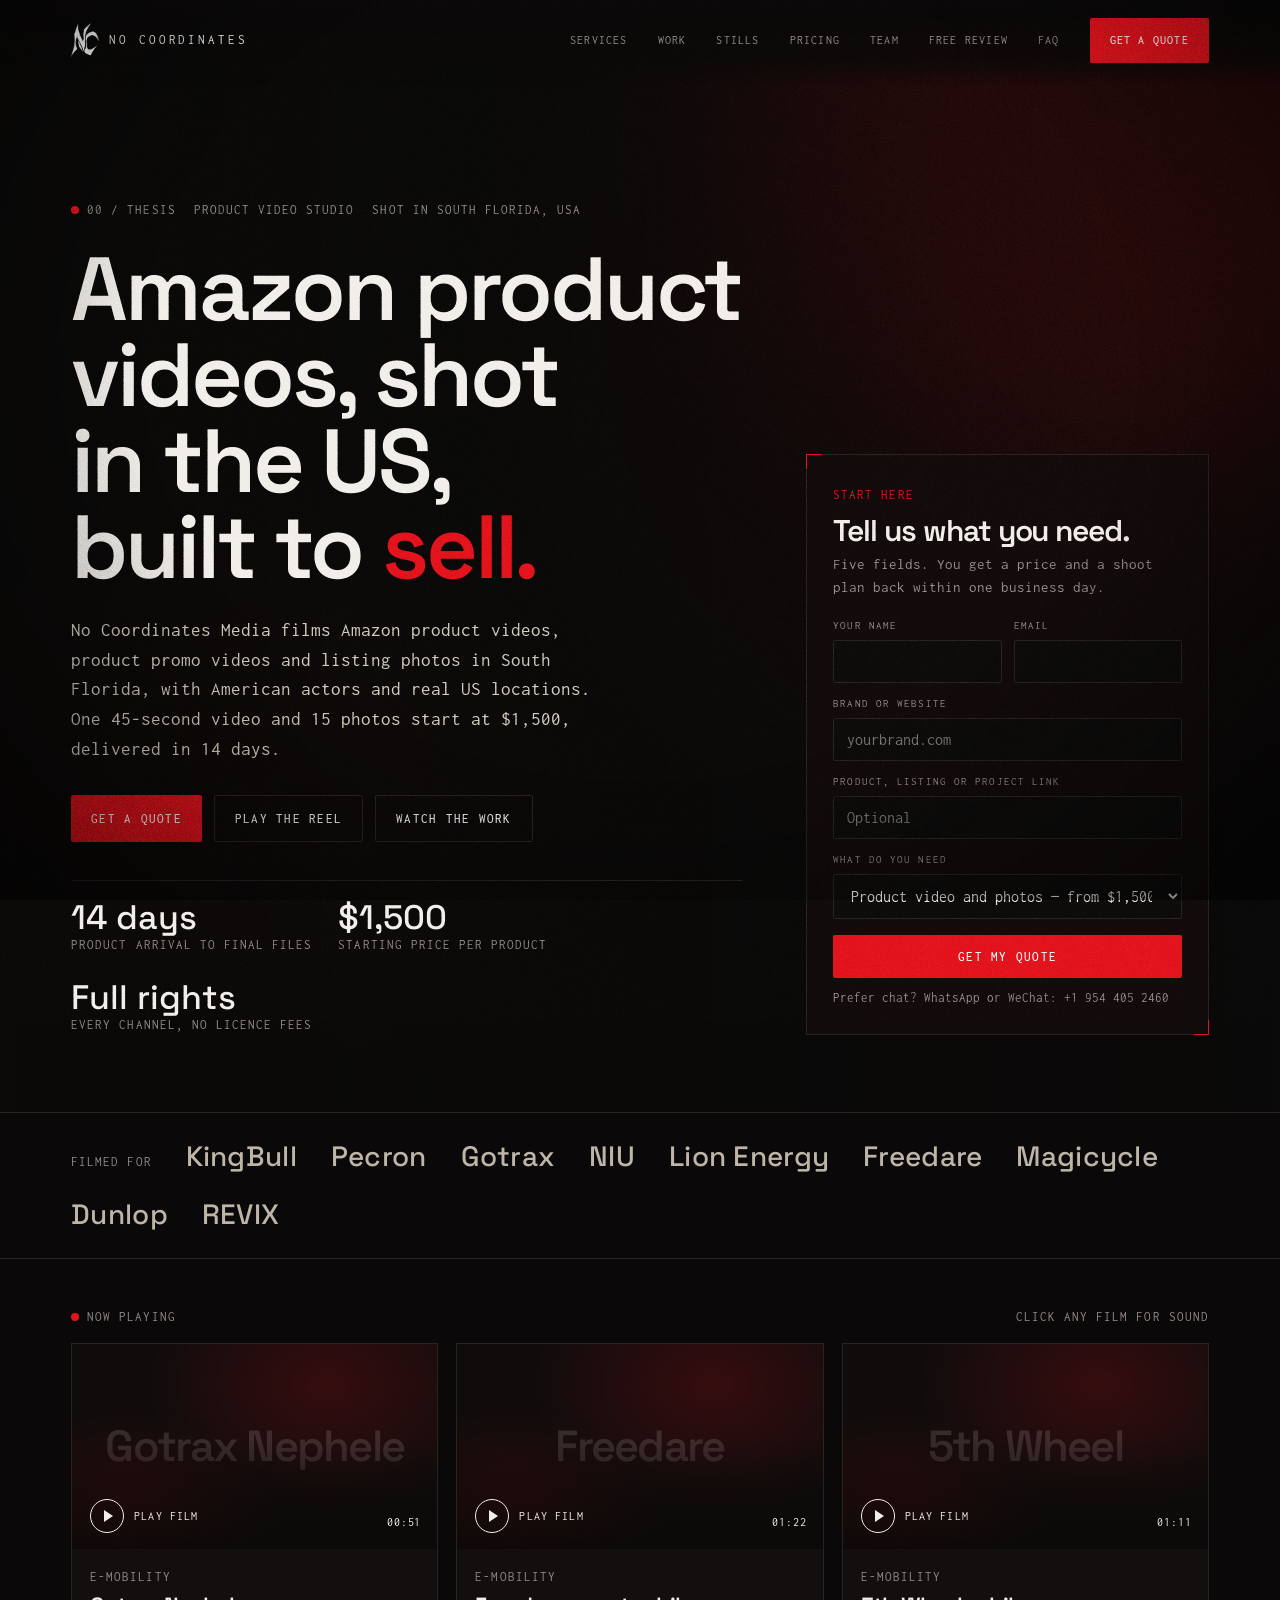
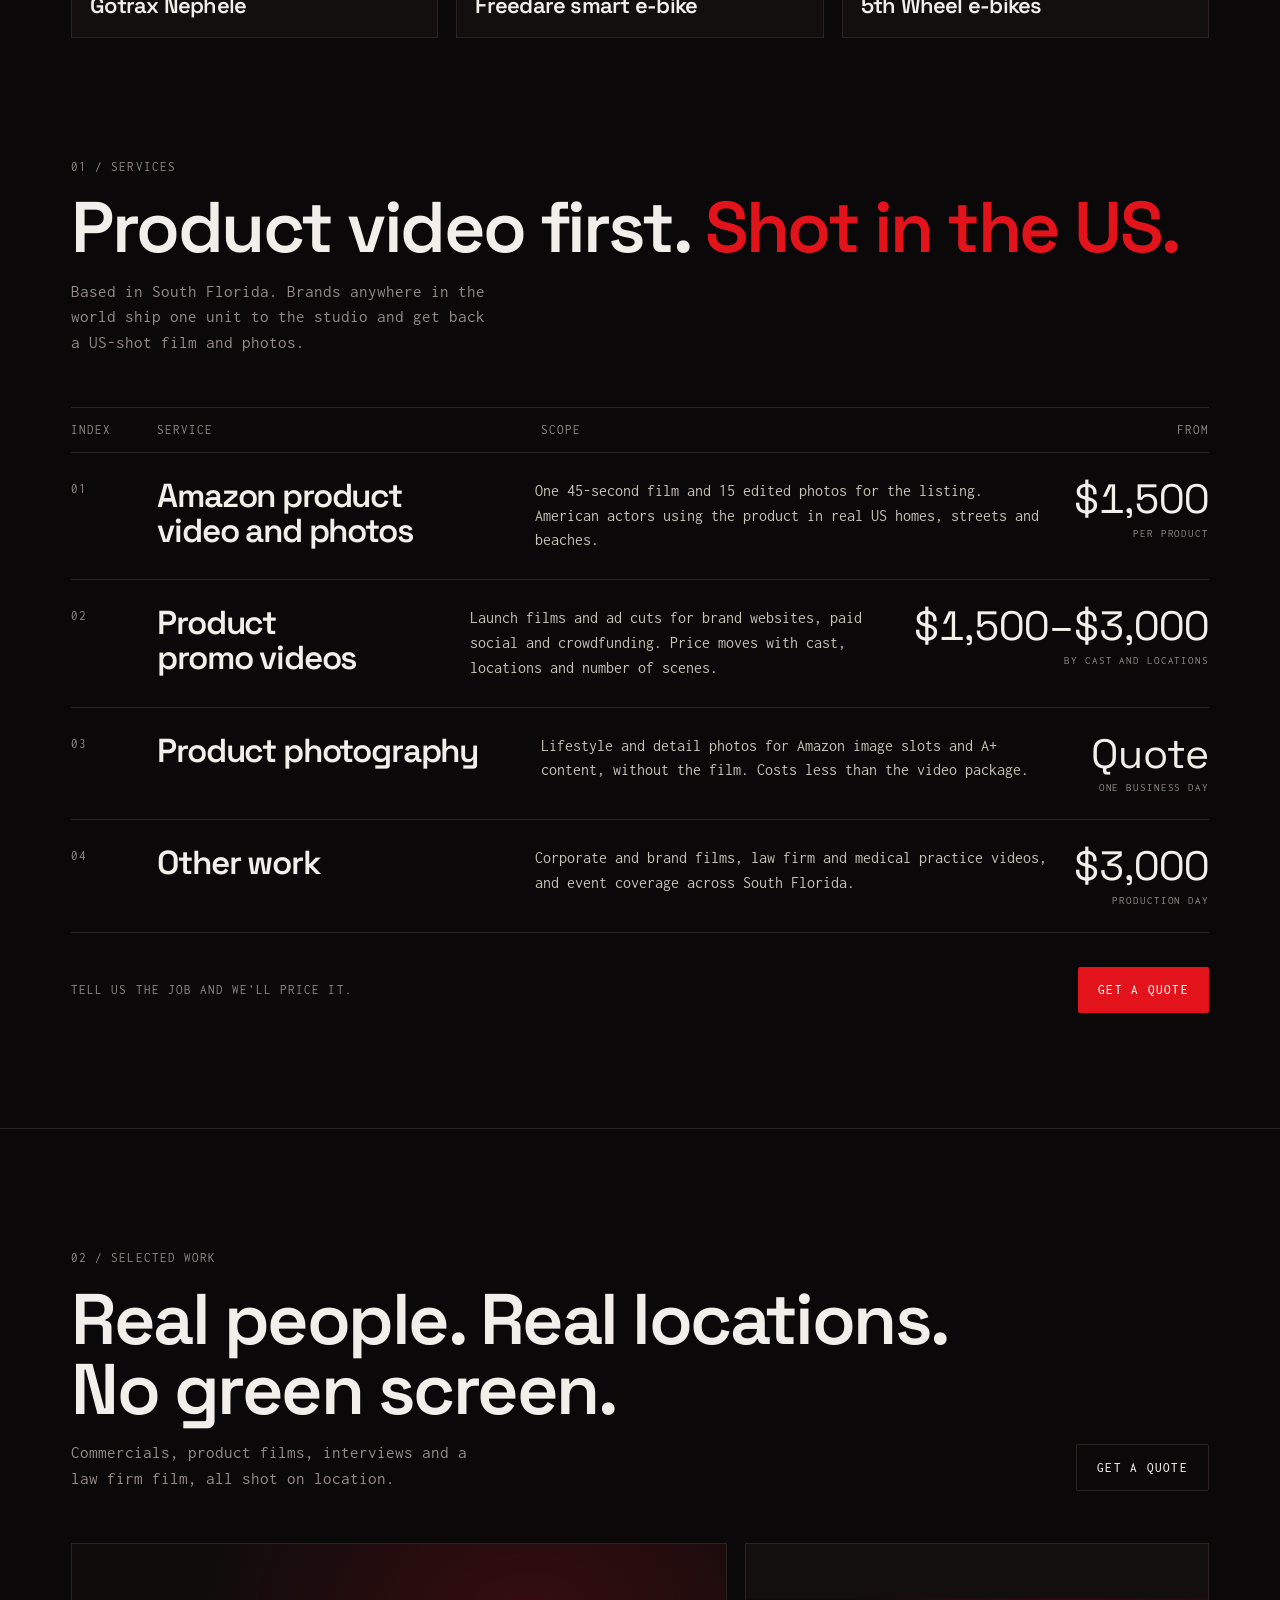
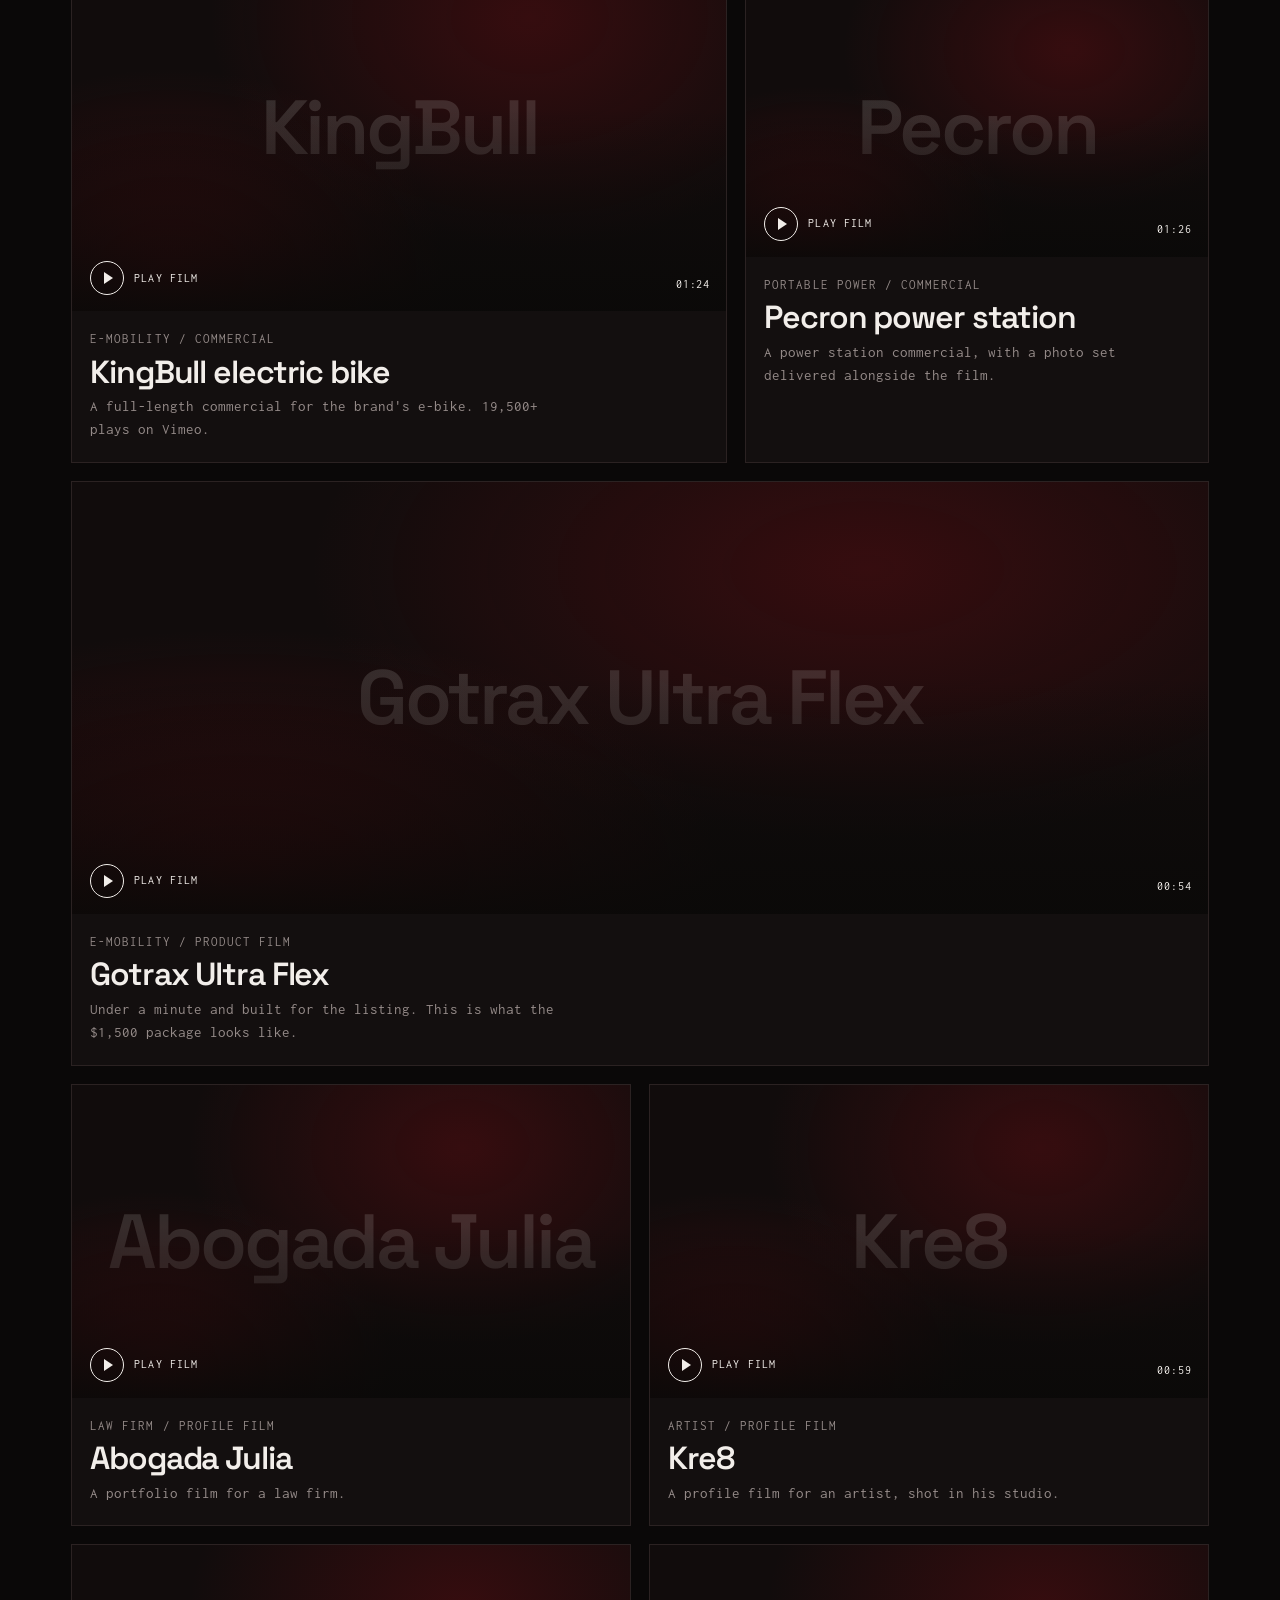
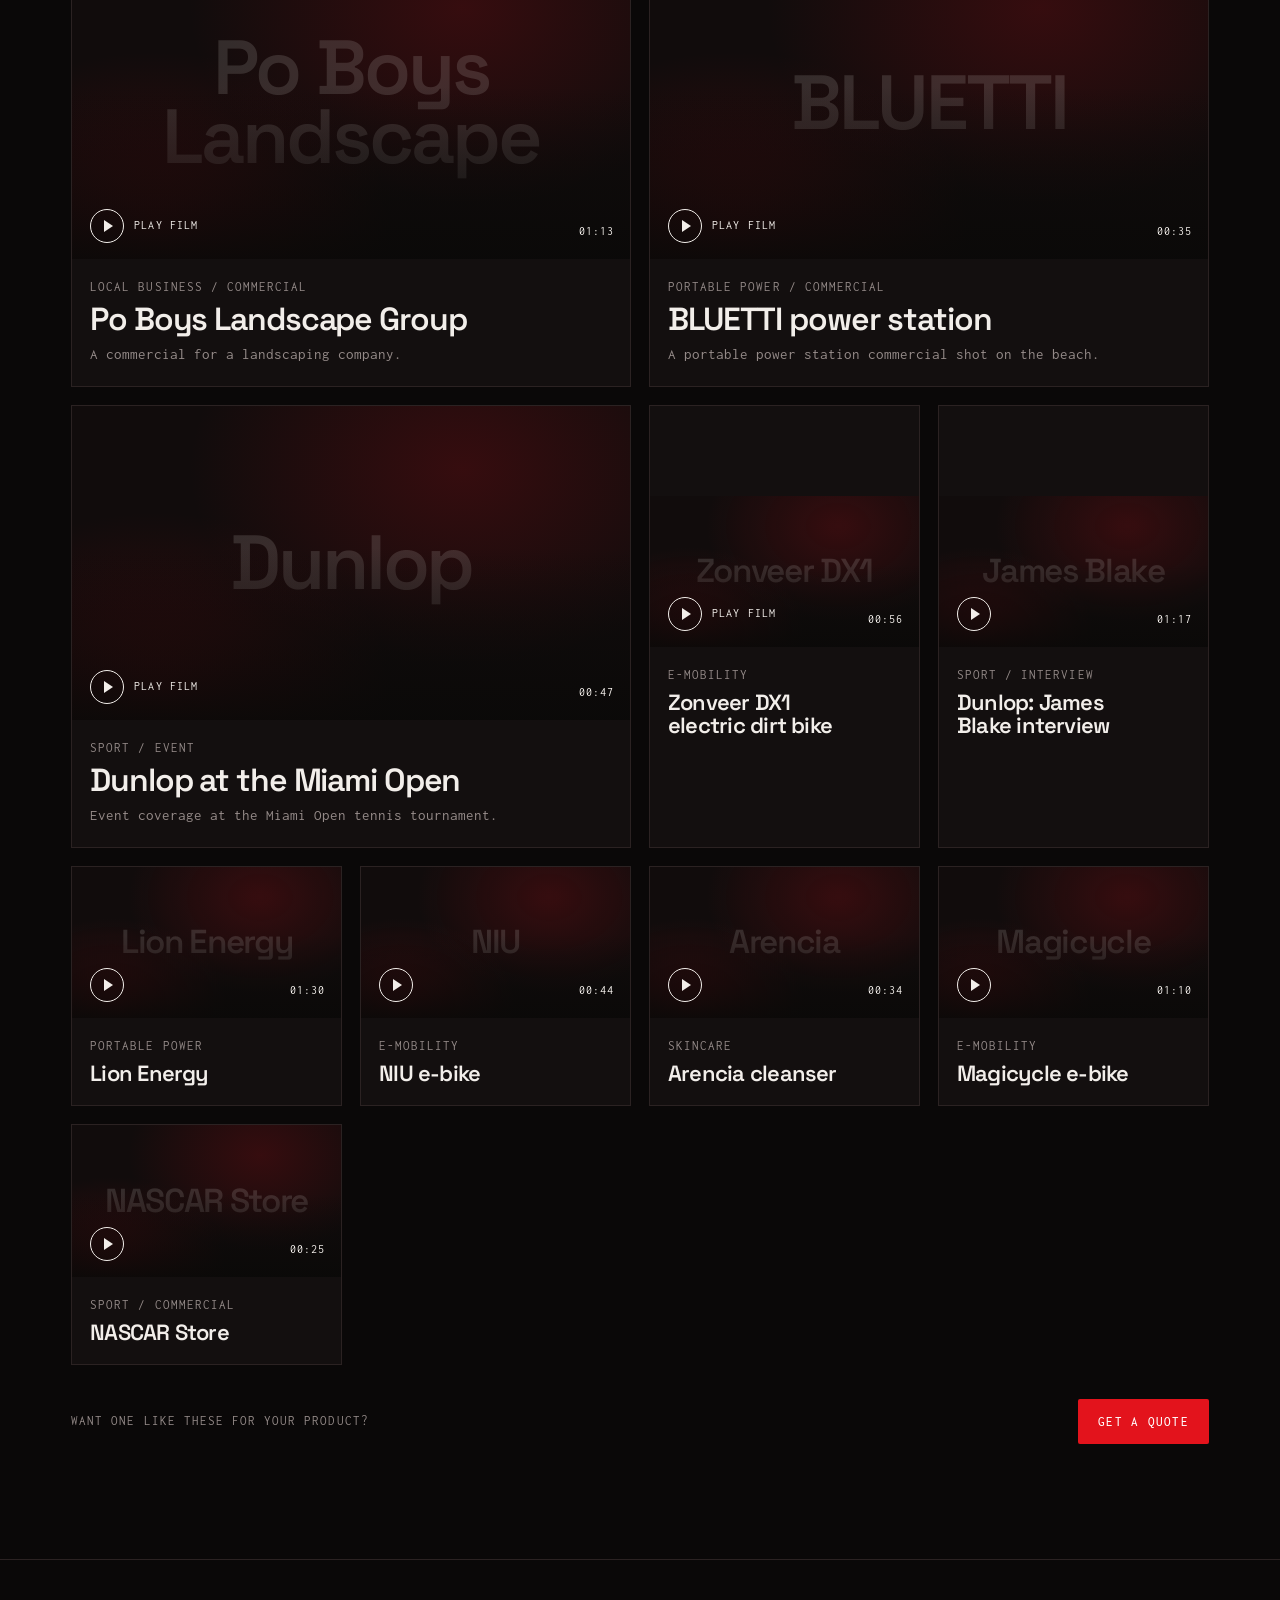
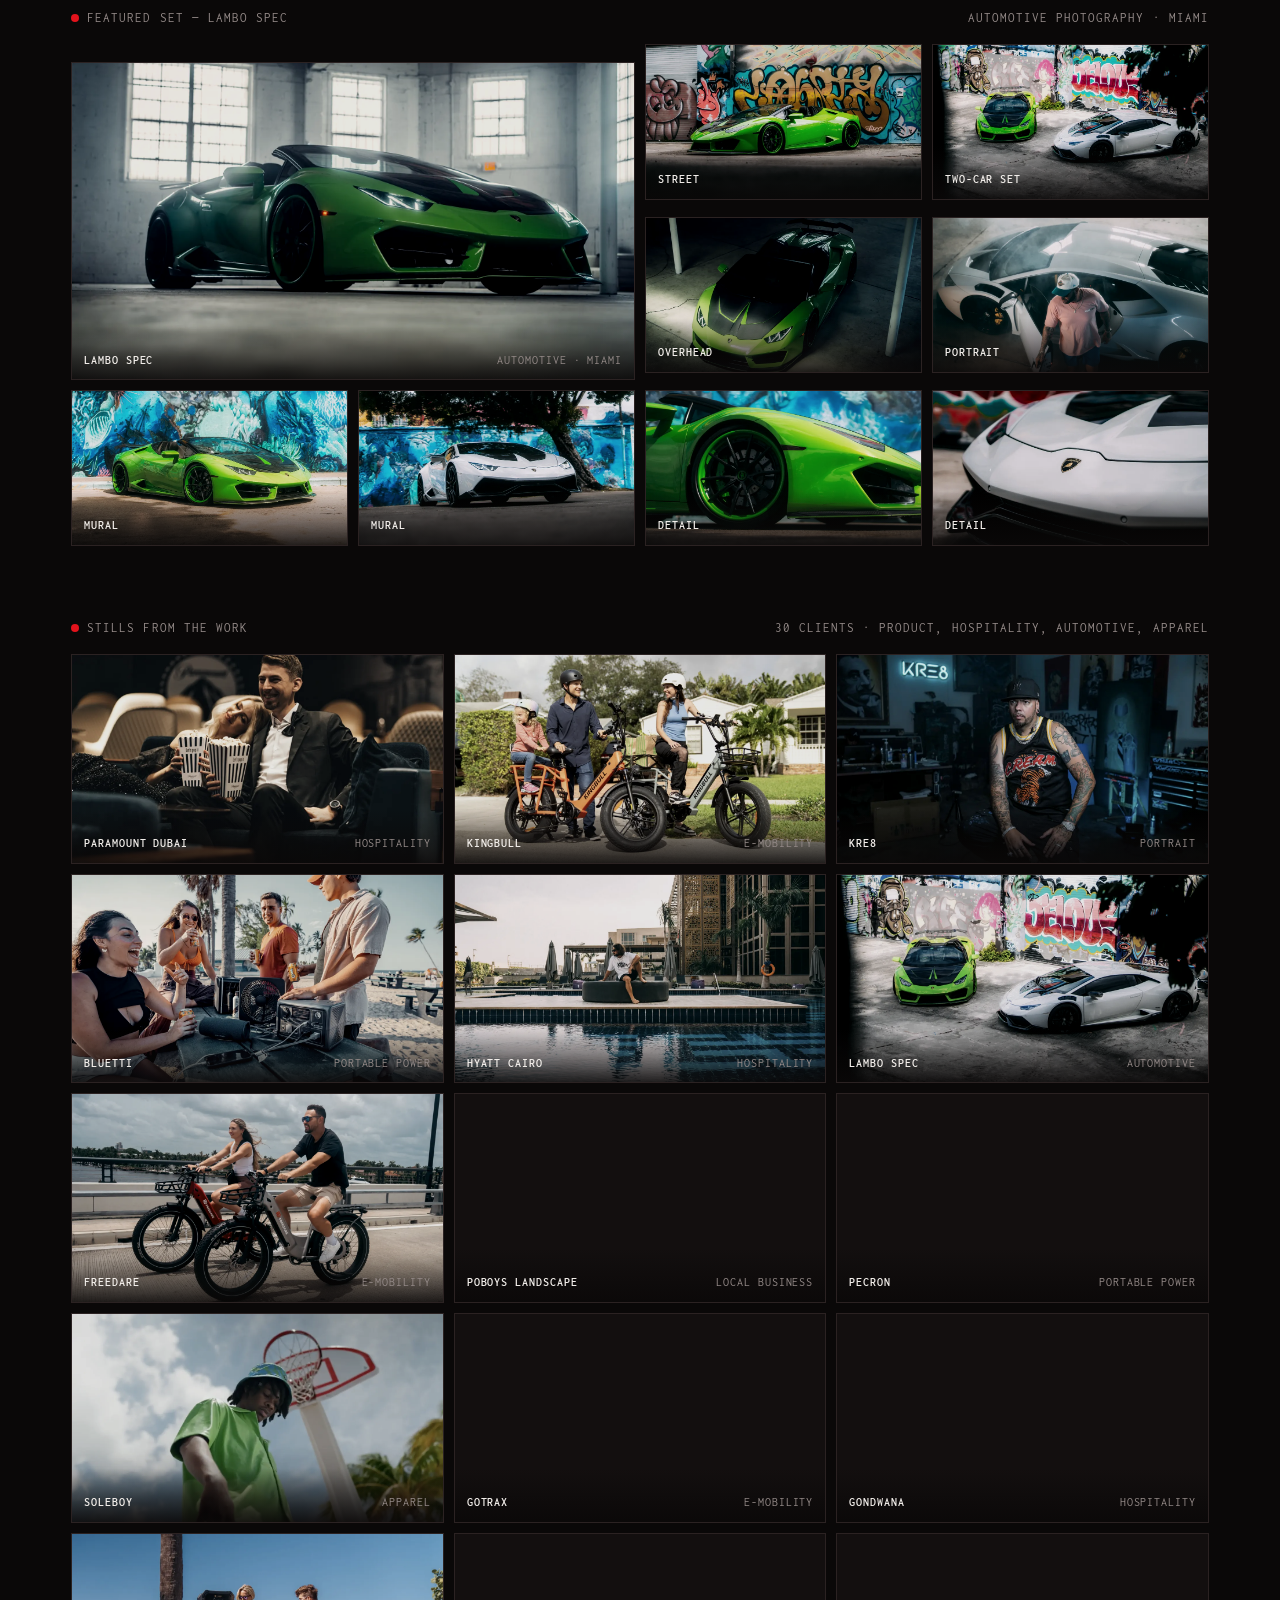
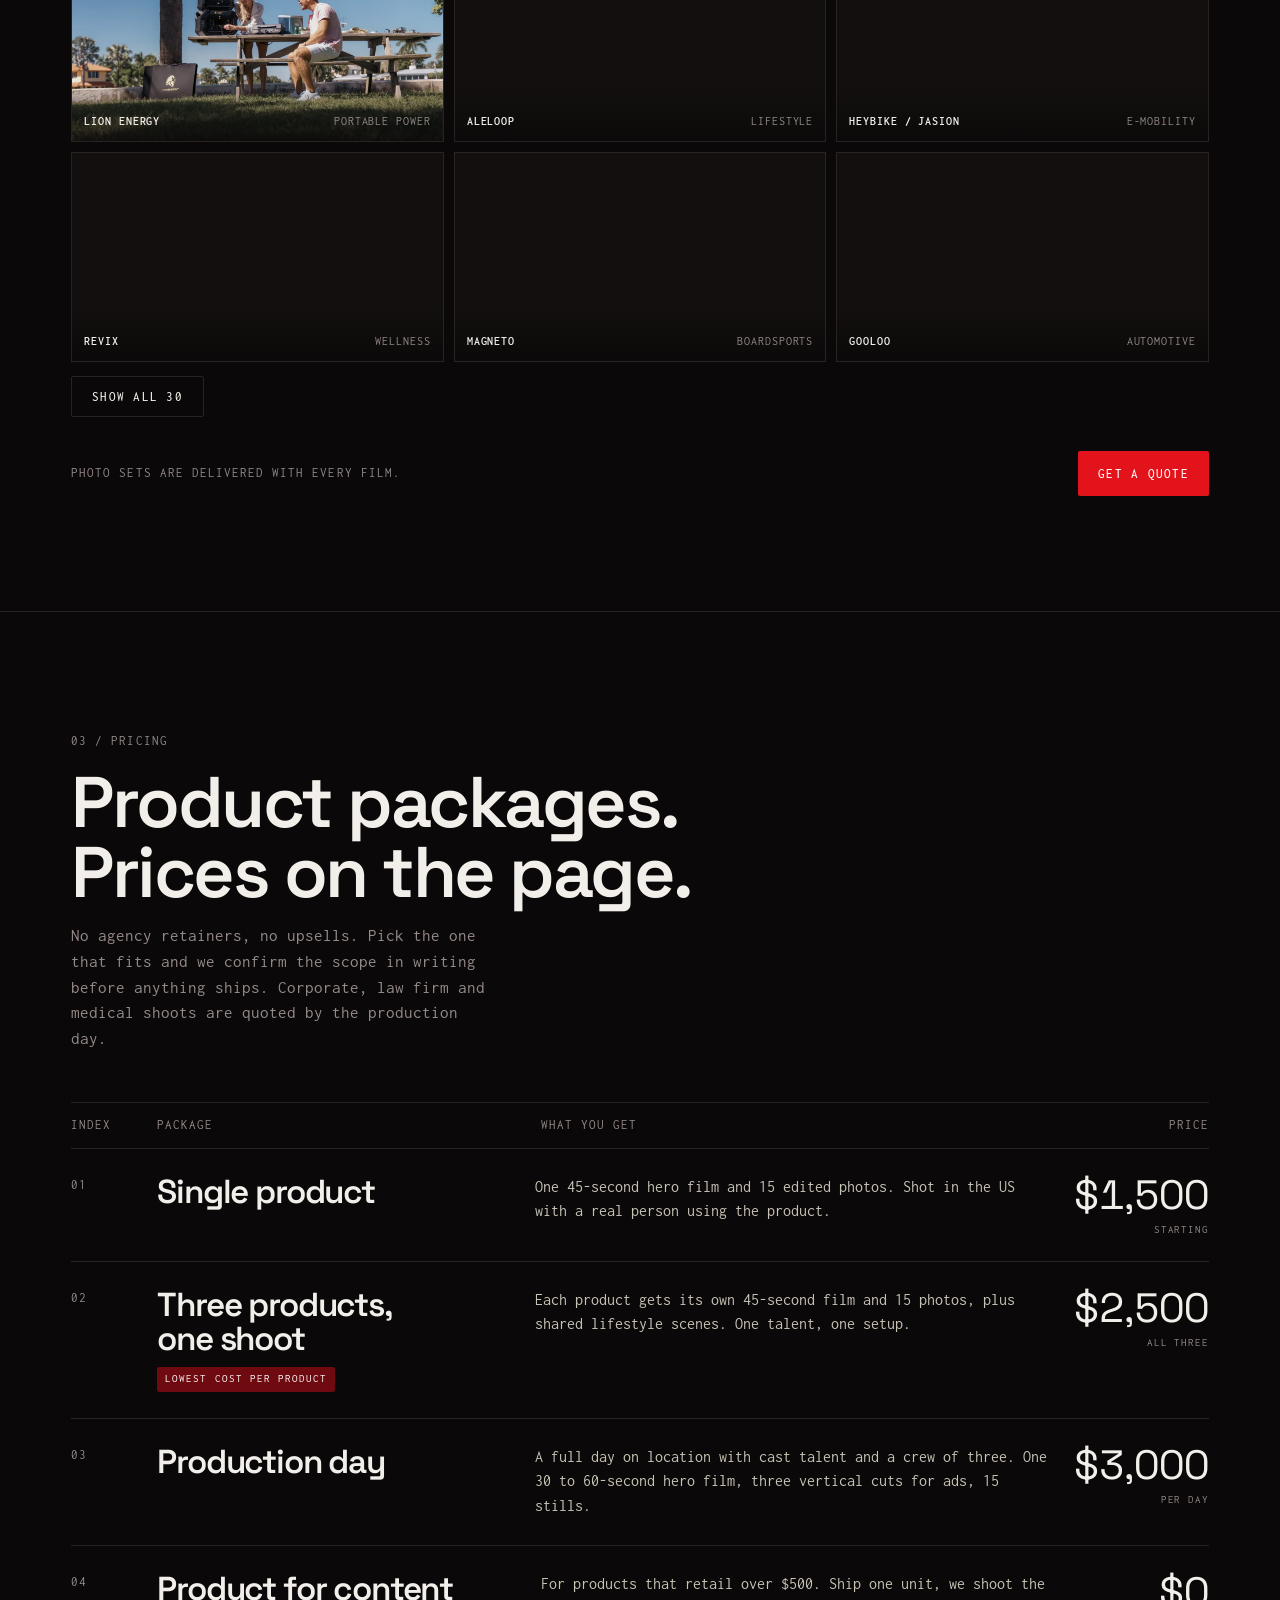
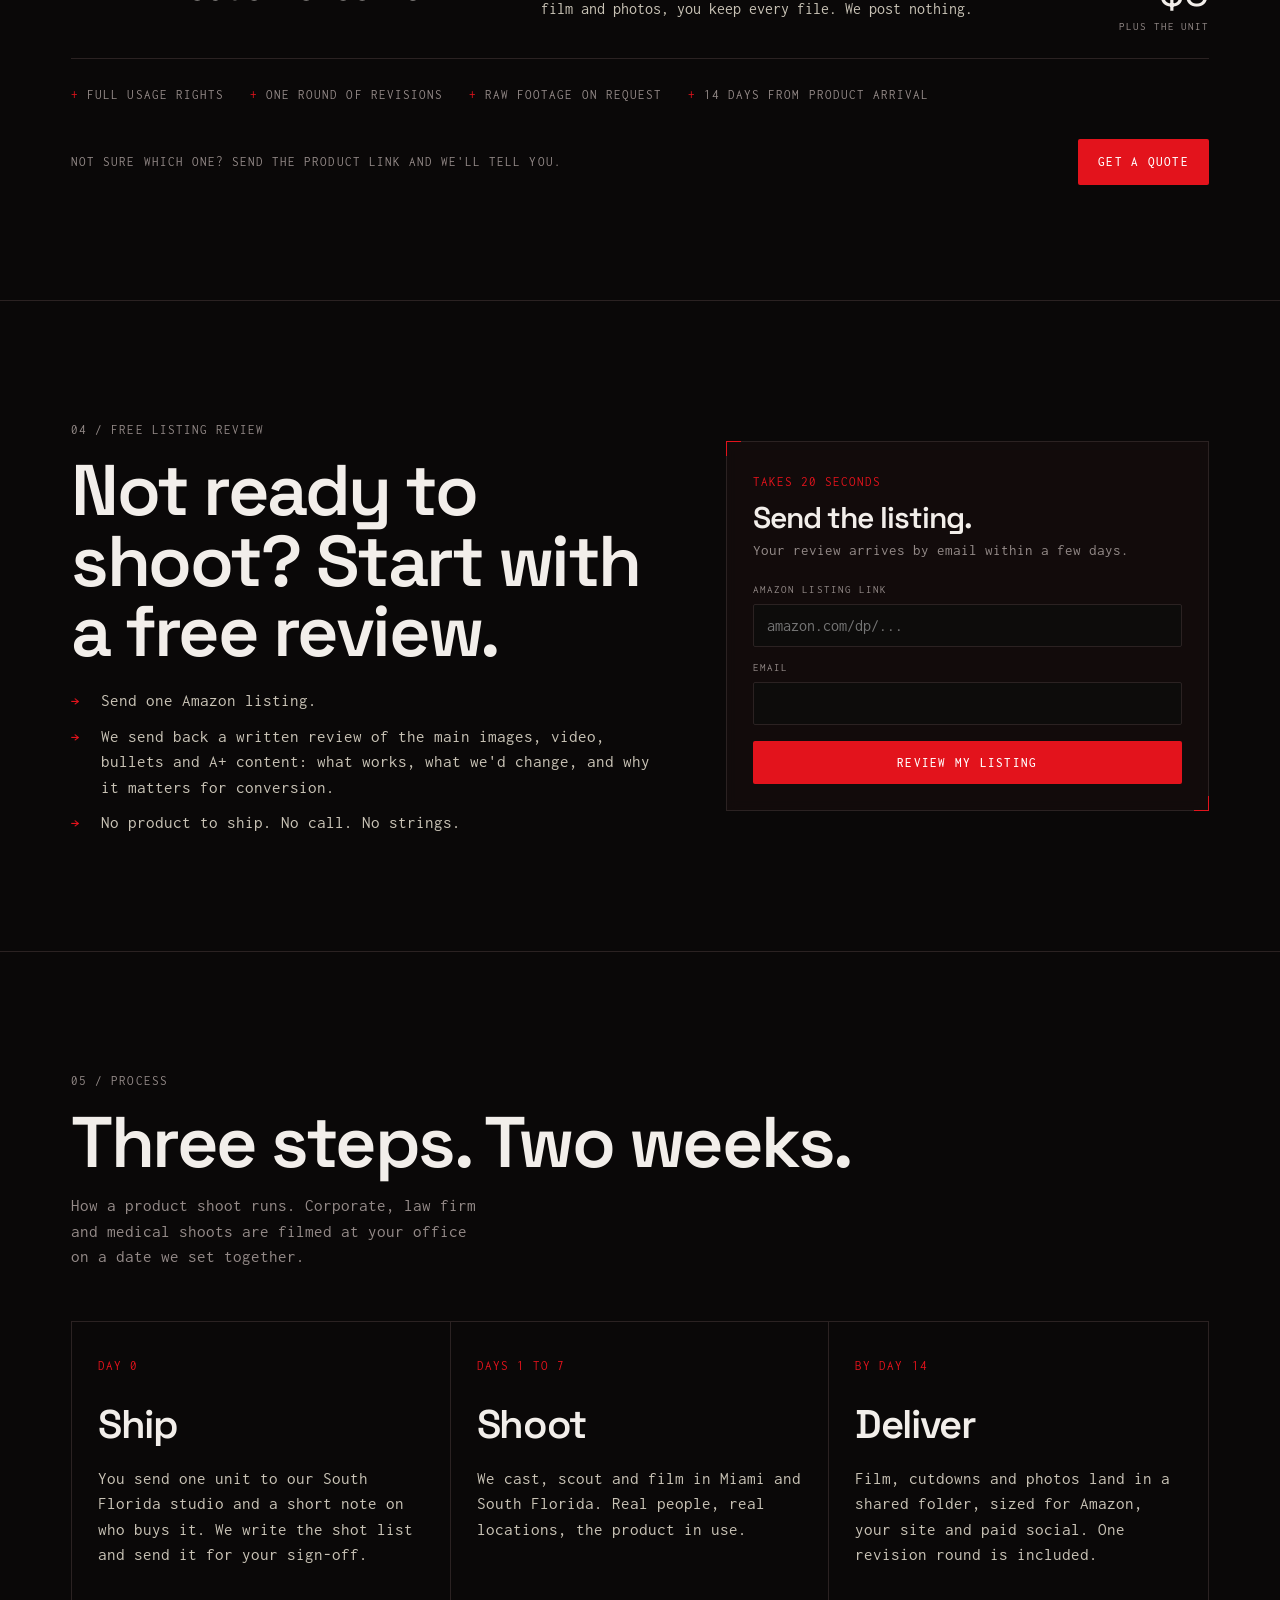
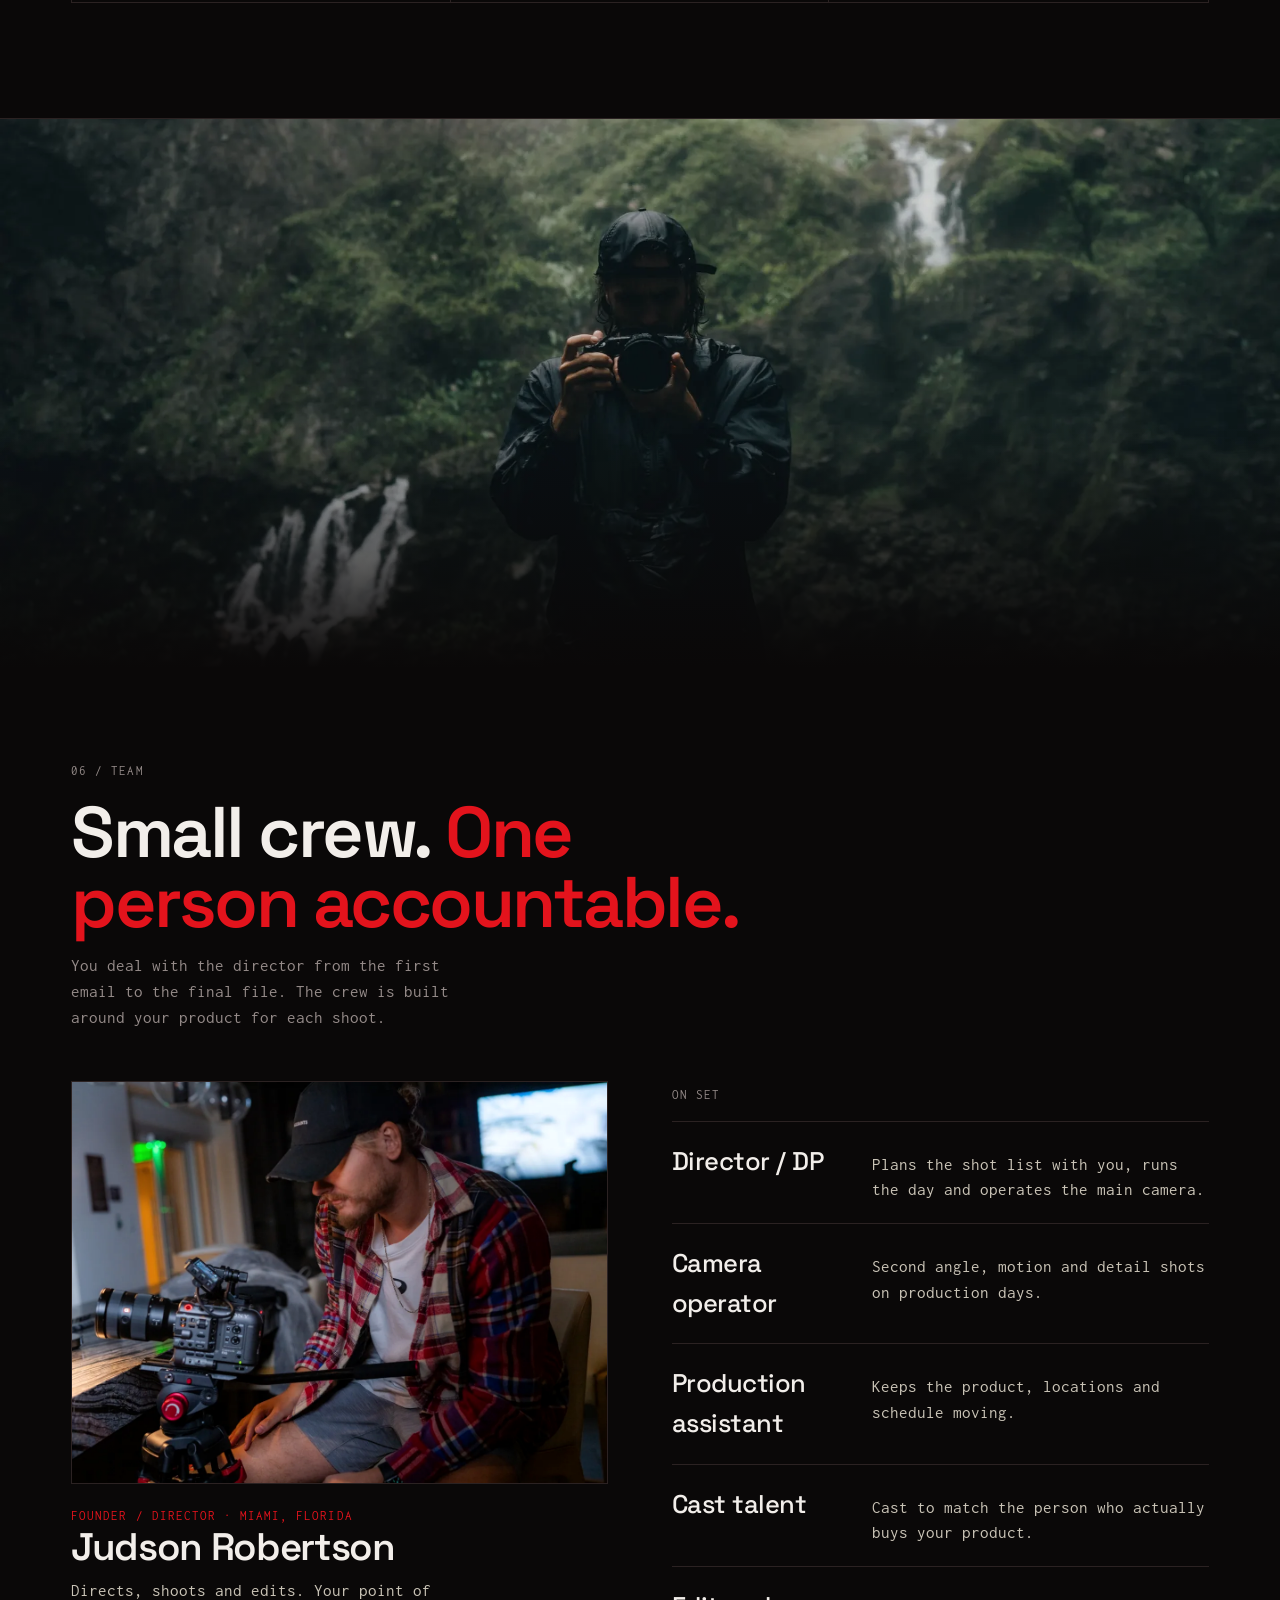
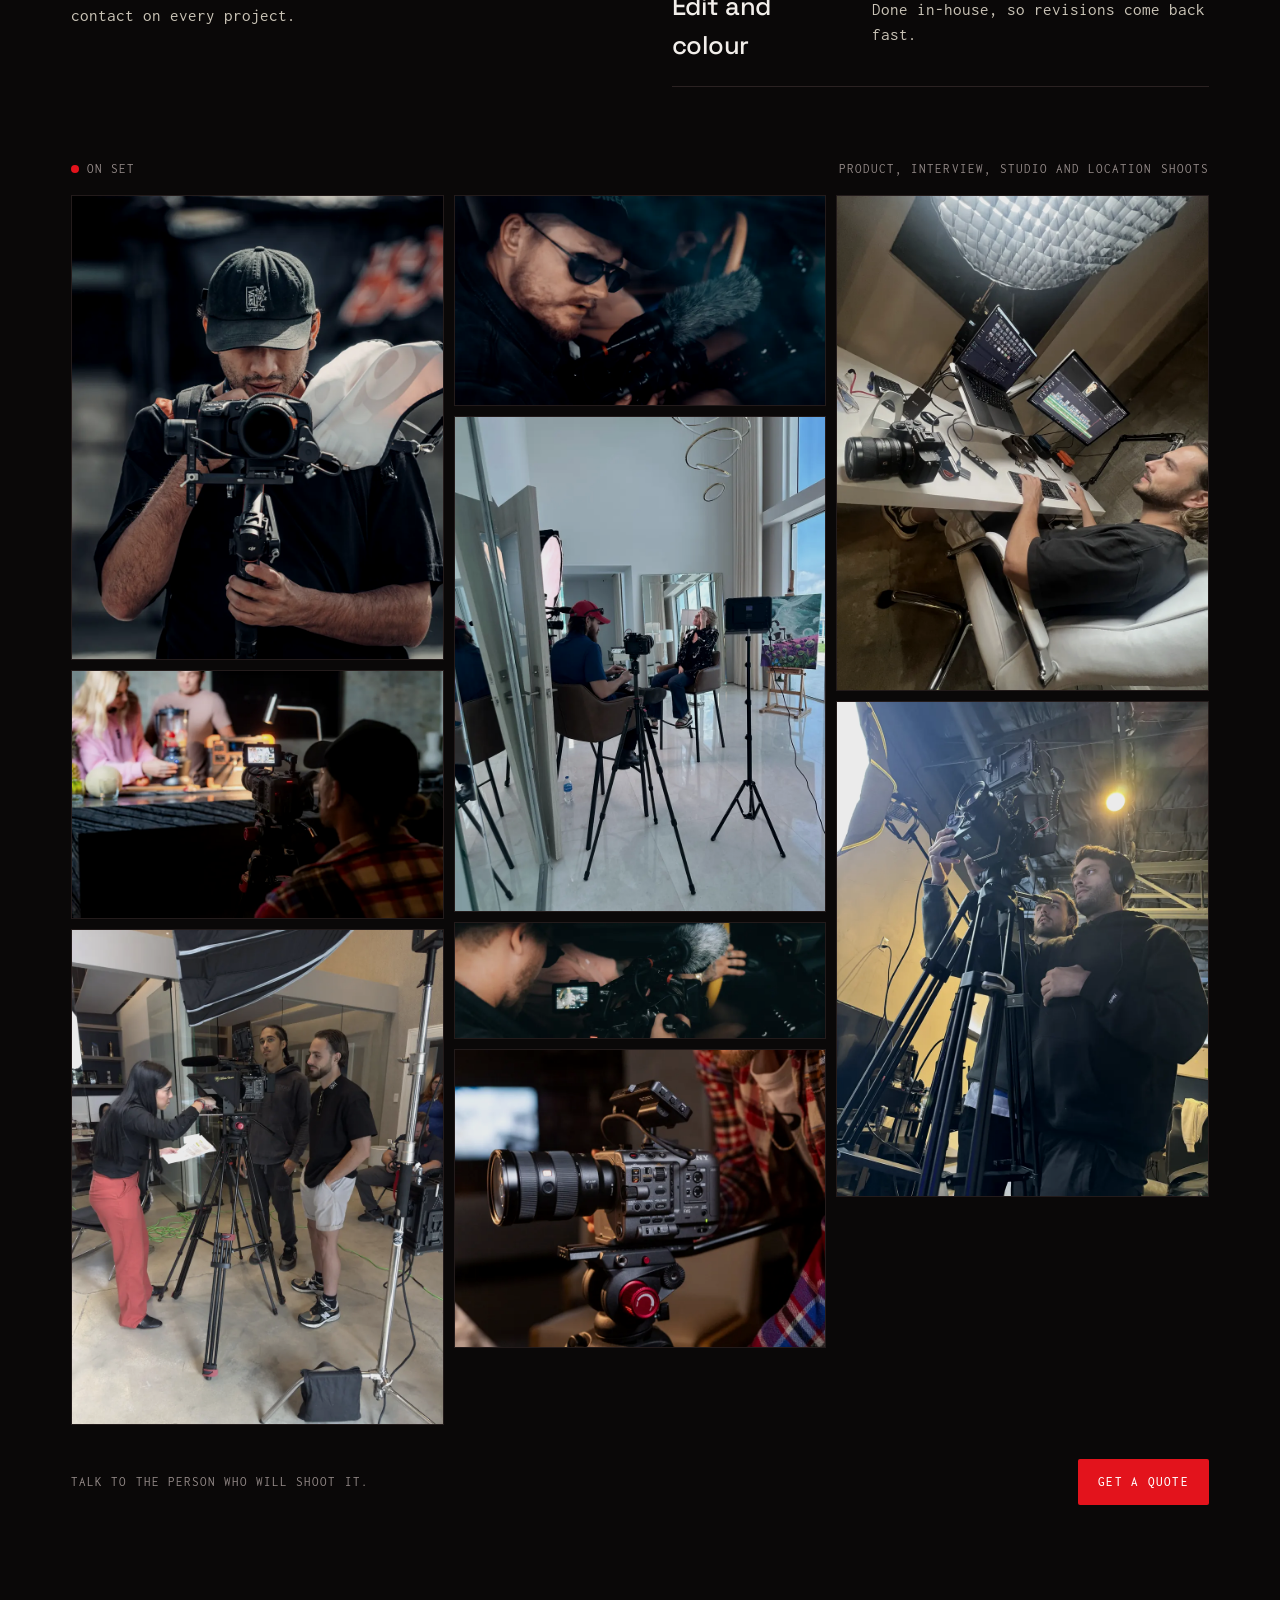
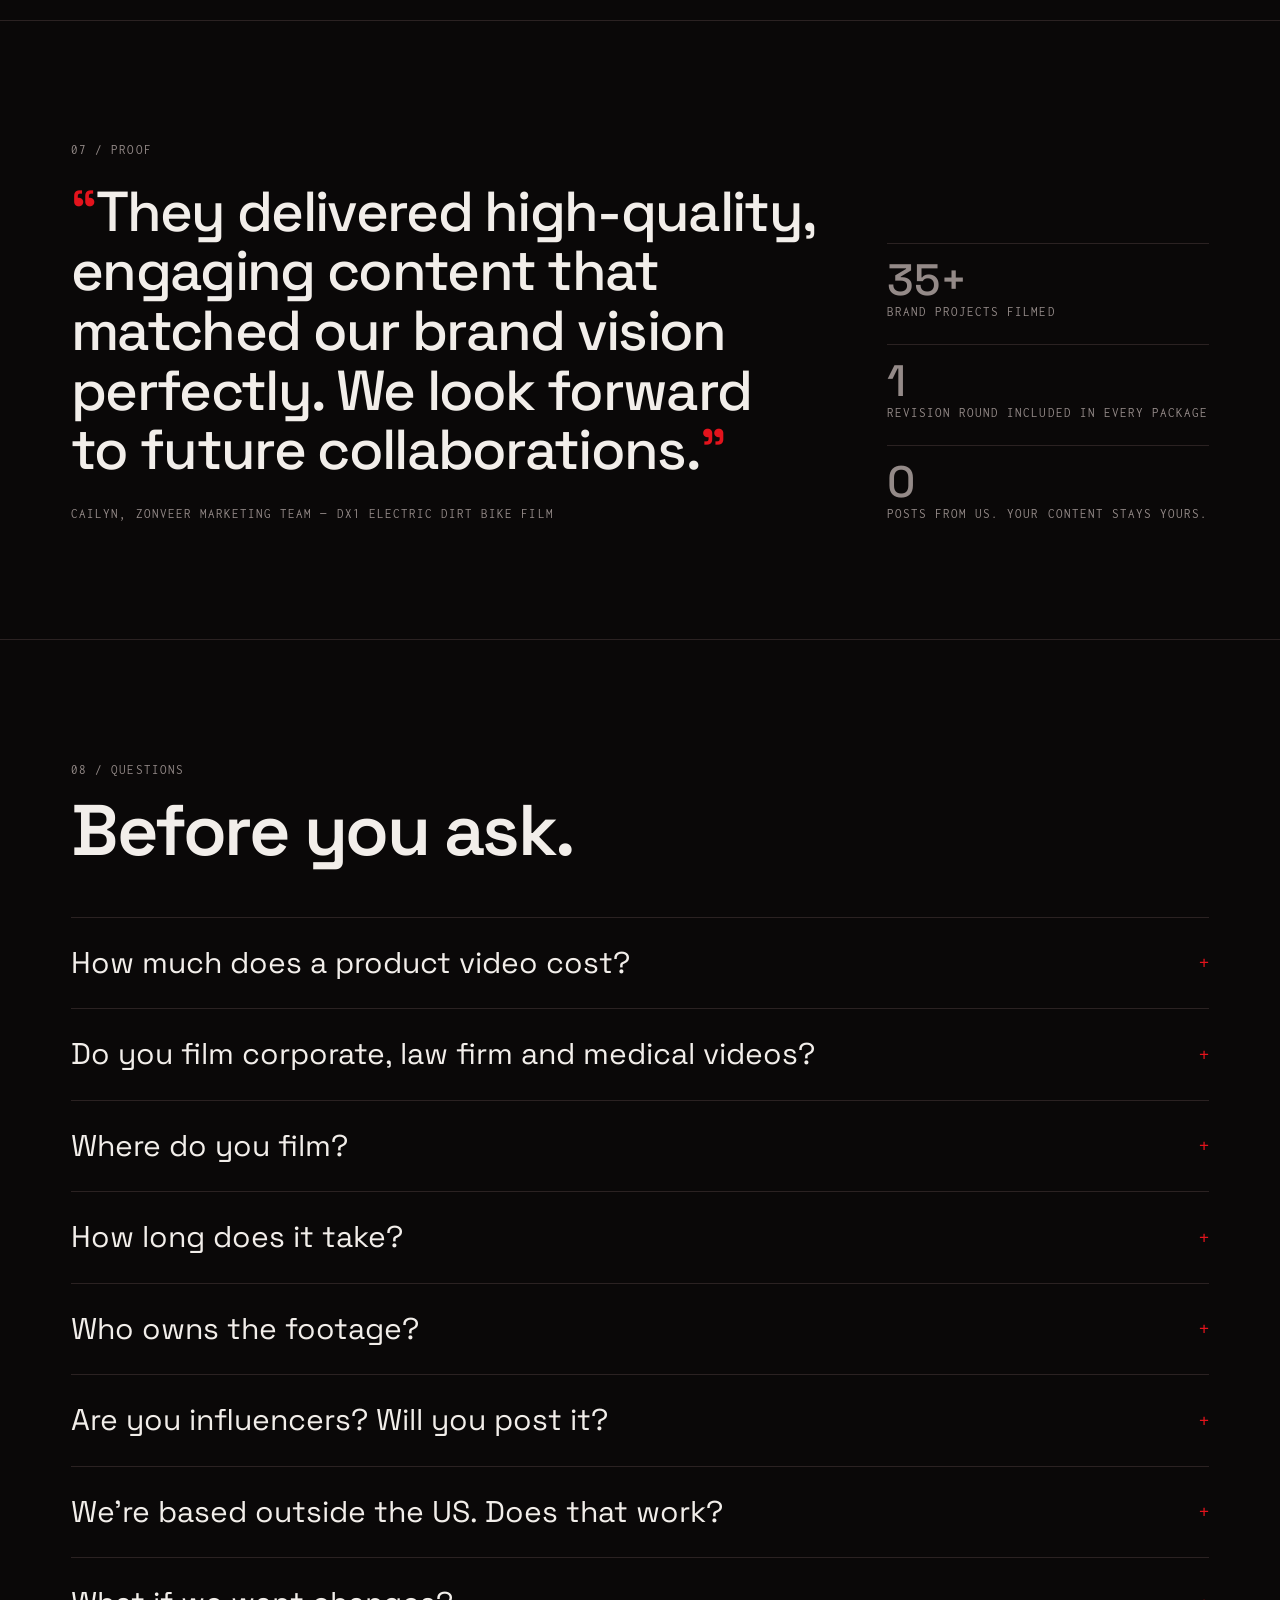
<file: index.html>
<!DOCTYPE html>
<html lang="en">
<head>
<meta charset="utf-8">
<meta name="viewport" content="width=device-width, initial-scale=1">
<title>Amazon Product Video Production, Shot in the US | No Coordinates</title>
<link rel="canonical" href="https://nocoordinatesmedia.com/">
<link rel="icon" href="favicon.ico" sizes="any">
<link rel="icon" type="image/png" sizes="32x32" href="img/icon-32.png">
<link rel="apple-touch-icon" href="apple-touch-icon.png">
<meta property="og:image" content="https://nocoordinatesmedia.com/img/og.jpg">
<meta property="og:type" content="website">
<meta property="og:title" content="No Coordinates Media — Amazon product video production, shot in the US">
<meta property="og:url" content="https://nocoordinatesmedia.com/">
<meta name="description" content="US-based Amazon product video and photography with American actors and real South Florida locations. One video and 15 photos from $1,500.">
<script type="application/ld+json">{"@context":"https://schema.org","@type":"Organization","name":"No Coordinates Media","url":"https://nocoordinatesmedia.com/","logo":"https://nocoordinatesmedia.com/img/og.jpg","email":"judson@nocoordinatesmedia.com","telephone":"+1-954-405-2460","description":"US-based product video production studio in South Florida filming Amazon product videos, product promo videos and listing photography with American actors and real US locations.","areaServed":["Miami, FL","Fort Lauderdale, FL","United States"],"founder":{"@type":"Person","name":"Judson Robertson"}}</script>
<link rel="preconnect" href="https://fonts.googleapis.com">
<link rel="preconnect" href="https://fonts.gstatic.com" crossorigin>
<link href="https://fonts.googleapis.com/css2?family=Space+Grotesk:wght@400;500;600;700&family=Inconsolata:wght@400;500;600&display=swap" rel="stylesheet">
<style>
/* Layout idea: a darkroom contact sheet. Black stock, white type, signal red over a deep oxblood.
   Numbered sections run 00-07 down a single column; every section ends in the same ask. */
:root{
  color-scheme:dark;
  --stock:#0a0808;      /* page */
  --plate:#130f0f;      /* raised panels */
  --rule:#2b2222;       /* hairlines */
  --bone:#f2eeea;       /* primary text */
  --ash:#948a88;        /* secondary text */
  --tally:#e3131c;      /* primary red */
  --deep:#6f0a10;       /* secondary: darker red for glows, fills, hovers */
  --display:"Space Grotesk","Helvetica Neue",Arial,sans-serif;
  --body:"Inconsolata",ui-monospace,Menlo,monospace;
  --mono:"Inconsolata",ui-monospace,Menlo,monospace;
  --gutter:clamp(18px,4vw,56px);
  --max:1240px;
}
*{box-sizing:border-box;margin:0;padding:0}
html{scroll-behavior:smooth;background:var(--stock)}
body{background:var(--stock);color:var(--bone);font-family:var(--body);font-size:16.5px;line-height:1.55;-webkit-font-smoothing:antialiased;overflow-x:hidden}
img{max-width:100%;display:block}
a{color:inherit}
:focus-visible{outline:2px solid var(--tally);outline-offset:3px}
h1,h2,h3{font-family:var(--display);font-weight:600;text-wrap:balance;letter-spacing:-.035em}
em{font-style:normal}
.wrap{max-width:var(--max);margin:0 auto;padding:0 var(--gutter)}
.mono{font-family:var(--mono);font-size:13px;letter-spacing:.08em;text-transform:uppercase;color:var(--ash)}
.tally{color:var(--tally)}

/* grain */
#grain{position:fixed;inset:-120px;z-index:50;pointer-events:none;opacity:.17;mix-blend-mode:overlay;background-size:220px 220px;animation:jitter .9s steps(6) infinite}
@keyframes jitter{0%{transform:translate(0,0)}17%{transform:translate(-38px,22px)}34%{transform:translate(27px,-41px)}51%{transform:translate(-14px,-19px)}68%{transform:translate(44px,31px)}85%{transform:translate(-29px,9px)}100%{transform:translate(0,0)}}
.vignette{position:fixed;inset:0;z-index:49;pointer-events:none;background:radial-gradient(ellipse at 50% 40%,transparent 55%,rgba(0,0,0,.55) 100%)}

/* nav */
.nav{position:sticky;top:0;z-index:40;background:linear-gradient(var(--stock),rgba(10,9,8,.82) 70%,transparent);padding:18px 0 22px}
.nav .wrap{display:flex;align-items:center;justify-content:space-between;gap:20px;flex-wrap:wrap}
.mark{display:flex;align-items:center;gap:10px;text-decoration:none;font-family:var(--mono);font-size:13px;letter-spacing:.22em;text-transform:uppercase}
.mark img{height:34px;width:auto}
.nav nav{display:flex;align-items:center;gap:clamp(14px,2.4vw,30px);flex-wrap:wrap}
.nav nav a{font-family:var(--mono);font-size:12px;letter-spacing:.1em;text-transform:uppercase;text-decoration:none;color:var(--ash)}
.nav nav a:hover{color:var(--bone)}
.btn{display:inline-flex;align-items:center;gap:10px;background:var(--tally);color:#fff !important;font-family:var(--mono);font-size:12.5px;font-weight:500;letter-spacing:.1em;text-transform:uppercase;text-decoration:none;padding:13px 20px;border:0;border-radius:2px;cursor:pointer;transition:transform .15s,background .15s}
.btn:hover{background:#b90d15;transform:translateY(-1px)}
.btn.ghost{background:transparent;color:var(--bone) !important;border:1px solid var(--rule)}
.btn.ghost:hover{border-color:var(--bone);background:transparent}

/* hero */
.hero{position:relative;border-bottom:1px solid var(--rule);margin-top:-64px;padding-top:64px;overflow:hidden}
.hero-bg{position:absolute;inset:0;z-index:0;overflow:hidden;background:
  radial-gradient(60% 70% at 78% 30%,rgba(150,14,22,.22),transparent 70%),
  radial-gradient(50% 60% at 12% 80%,rgba(111,10,16,.35),transparent 70%),var(--stock)}
.hero-bg::after{content:"";position:absolute;inset:0;background:linear-gradient(90deg,rgba(10,9,8,.93) 0%,rgba(10,9,8,.72) 45%,rgba(10,9,8,.55) 100%),linear-gradient(0deg,var(--stock) 0%,transparent 35%)}
.hero-bg iframe{position:absolute;top:50%;left:50%;width:max(100%,177.78vh);height:max(100%,56.25vw);min-height:100%;transform:translate(-50%,-50%);border:0;filter:saturate(.75) contrast(1.08)}
.leak{position:absolute;width:60vw;height:60vw;border-radius:50%;filter:blur(90px);opacity:.55;background:var(--deep);top:-25vw;right:-18vw;animation:drift 16s ease-in-out infinite alternate}
@keyframes drift{to{transform:translate(-9vw,7vw) scale(1.15);opacity:.18}}
.hero .wrap{position:relative;z-index:2;display:grid;grid-template-columns:minmax(0,1.25fr) minmax(320px,.75fr);gap:clamp(28px,5vw,72px);align-items:end;padding-top:clamp(56px,9vw,120px);padding-bottom:clamp(40px,6vw,84px)}
.slate{display:flex;gap:18px;flex-wrap:wrap;margin-bottom:26px}
.slate span{display:inline-flex;align-items:center;gap:8px}
.rec{width:8px;height:8px;border-radius:50%;background:var(--tally);animation:blink 1.6s steps(2) infinite}
@keyframes blink{50%{opacity:.25}}
h1{font-size:clamp(40px,7vw,100px);line-height:.96}
h1 em{color:var(--tally)}
.lede{max-width:52ch;margin-top:26px;font-size:clamp(17px,1.5vw,20px);color:#d2ccbf}
.hero-cta{display:flex;gap:12px;flex-wrap:wrap;margin-top:30px}
.terms{display:flex;gap:26px;flex-wrap:wrap;margin-top:38px;padding-top:20px;border-top:1px solid var(--rule)}
.terms div b,.facts b{text-transform:none;letter-spacing:0}
.terms div b{display:block;font-family:var(--display);font-weight:500;font-size:34px;line-height:1;color:var(--bone)}

/* form */
.brief{background:rgba(19,13,13,.9);border:1px solid var(--rule);padding:26px;backdrop-filter:blur(6px);position:relative}
.brief::before,.brief::after{content:"";position:absolute;width:14px;height:14px;border:1px solid var(--tally)}
.brief::before{top:-1px;left:-1px;border-right:0;border-bottom:0}
.brief::after{bottom:-1px;right:-1px;border-left:0;border-top:0}
.brief h2{font-size:30px;line-height:1.05;margin:8px 0 6px}
.brief p.sub{color:var(--ash);font-size:15px;margin-bottom:18px}
form{display:grid;gap:12px}
label{display:grid;gap:6px;font-family:var(--mono);font-size:11px;letter-spacing:.1em;text-transform:uppercase;color:var(--ash)}
input,select,textarea{width:100%;background:#0d0c0b;border:1px solid var(--rule);color:var(--bone);font-family:var(--body);font-size:16px;padding:12px 13px;border-radius:2px}
input:focus,select:focus,textarea:focus{outline:0;border-color:var(--tally)}
.two{display:grid;grid-template-columns:1fr 1fr;gap:12px}
form .btn{justify-content:center;margin-top:4px;padding:15px}
.fine{font-size:13px;color:var(--ash);margin-top:10px}
.result{display:none;margin-top:14px;border:1px dashed var(--rule);padding:14px;font-size:14px}
.result.on{display:block}
.result pre{white-space:pre-wrap;font-family:var(--mono);font-size:12px;color:#cfc9bc;margin:10px 0;max-height:170px;overflow:auto}
.result .row{display:flex;gap:10px;flex-wrap:wrap}

/* logos */
.logos{border-bottom:1px solid var(--rule);padding:22px 0}
.logos .wrap{display:flex;align-items:baseline;gap:14px 34px;flex-wrap:wrap}
.logos b{font-family:var(--display);font-weight:500;font-size:clamp(20px,2.2vw,28px);color:#bdb6a8;letter-spacing:.01em}

/* sections */
section.block{padding:clamp(64px,9vw,128px) 0;border-bottom:1px solid var(--rule)}
.head{display:grid;grid-template-columns:minmax(0,1fr) auto;align-items:end;gap:24px;margin-bottom:clamp(28px,4vw,52px)}
.head h2{font-size:clamp(38px,5.6vw,76px);line-height:.98;margin-top:14px}
.head h2 em{}
.head p{max-width:46ch;color:var(--ash);margin-top:16px}

/* work */
.cases{display:grid;grid-template-columns:repeat(12,1fr);gap:18px}
.film{position:relative;display:block;text-decoration:none;background:var(--plate);border:1px solid var(--rule);overflow:hidden;cursor:pointer;text-align:left;color:inherit;font:inherit;padding:0;width:100%}
.film.a{grid-column:span 7}.film.b{grid-column:span 5}.film.c{grid-column:span 12}
.film.s{grid-column:span 3}
.film.h{grid-column:span 6}
.frame{position:relative;aspect-ratio:16/9;overflow:hidden;background:
  radial-gradient(70% 90% at 70% 20%,rgba(150,14,22,.28),transparent 70%),
  radial-gradient(60% 80% at 15% 90%,rgba(111,10,16,.4),transparent 70%),#110c0c}
.film.c .frame{aspect-ratio:21/8}
.frame img{position:absolute;inset:0;width:100%;height:100%;object-fit:cover;filter:saturate(.7) contrast(1.1) brightness(.82);transition:transform .7s cubic-bezier(.2,.7,.2,1),filter .4s;display:none}
.ext .frame img{display:block}
.film:hover .frame img{transform:scale(1.045);filter:saturate(1) contrast(1.05) brightness(.95)}
.frame .ghost-title{position:absolute;inset:0;display:flex;align-items:center;justify-content:center;font-family:var(--display);font-size:clamp(34px,6vw,84px);font-weight:600;letter-spacing:-.04em;color:rgba(242,238,234,.14);text-align:center;line-height:.9;padding:10px}
.film.s .ghost-title{font-size:clamp(24px,2.6vw,36px)}
.ext .frame .ghost-title{display:none}
.frame::after{content:"";position:absolute;inset:0;background:linear-gradient(0deg,rgba(10,9,8,.9),transparent 55%)}
.play{position:absolute;z-index:2;left:18px;bottom:16px;display:flex;align-items:center;gap:10px;font-family:var(--mono);font-size:11.5px;letter-spacing:.1em;text-transform:uppercase}
.play i{width:34px;height:34px;border-radius:50%;border:1px solid var(--bone);display:grid;place-items:center;transition:background .2s,border-color .2s}
.play i::before{content:"";border-left:9px solid var(--bone);border-top:6px solid transparent;border-bottom:6px solid transparent;margin-left:3px}
.film:hover .play i{background:var(--tally);border-color:var(--tally)}
.tc{position:absolute;z-index:2;right:16px;bottom:18px;font-family:var(--mono);font-size:11.5px;letter-spacing:.08em;color:var(--bone);font-variant-numeric:tabular-nums}
.meta{padding:18px 18px 20px;display:grid;gap:6px}
.meta h3{font-size:clamp(24px,2.5vw,34px);line-height:1.05}
.meta p{color:var(--ash);font-size:15px;max-width:60ch}
.film.s .meta h3{font-size:22px}
.after{display:flex;justify-content:space-between;align-items:center;gap:16px;flex-wrap:wrap;margin-top:34px}

/* reel + live previews */
.reel{padding:clamp(28px,4vw,48px) 0 0}
.reel-head{display:flex;justify-content:space-between;gap:16px;flex-wrap:wrap;margin-bottom:16px}
.reel-head span{display:inline-flex;align-items:center;gap:8px}
.loops{display:grid;grid-template-columns:repeat(3,1fr);gap:18px}
.frame iframe{position:absolute;top:50%;left:50%;width:100%;aspect-ratio:16/9;height:auto;min-height:100%;transform:translate(-50%,-50%);border:0;pointer-events:none;filter:saturate(.85) contrast(1.06)}
.film.loop .meta h3{font-size:22px}
.film.loop .ghost-title{font-size:clamp(26px,3.4vw,48px)}

/* stills */
.stills{padding-bottom:clamp(64px,9vw,128px);border-bottom:1px solid var(--rule)}
.stillgrid{display:grid;grid-template-columns:repeat(3,1fr);gap:10px}
.still{position:relative;margin:0;overflow:hidden;background:var(--plate);border:1px solid var(--rule);aspect-ratio:16/9}
.still img{width:100%;height:100%;object-fit:cover;filter:saturate(.82) contrast(1.06) brightness(.9);transition:transform .7s cubic-bezier(.2,.7,.2,1),filter .4s}
.still:hover img{transform:scale(1.04);filter:none}
.still figcaption{position:absolute;left:0;right:0;bottom:0;display:flex;justify-content:space-between;align-items:baseline;gap:10px;padding:26px 12px 10px;background:linear-gradient(0deg,rgba(10,8,8,.88),transparent);font-family:var(--mono);font-size:11.5px;letter-spacing:.08em;text-transform:uppercase}
.still figcaption b{font-weight:600;color:var(--bone)}
.still figcaption span{color:var(--ash)}
.stillgrid .still:nth-child(n+19){display:none}
.stills.all .stillgrid .still:nth-child(n+19){display:block}
.feature{display:grid;grid-template-columns:repeat(4,1fr);gap:10px}
.feature .lead{grid-column:span 2;grid-row:span 2;aspect-ratio:auto}
.more{margin-top:14px}

/* pricing */
.table{border-top:1px solid var(--rule)}
.rowp{display:grid;grid-template-columns:64px minmax(0,1.1fr) minmax(0,1.6fr) minmax(120px,auto);gap:22px;align-items:start;padding:26px 0;border-bottom:1px solid var(--rule);position:relative}
.rowp.th{padding:12px 0}
.rowp h3{font-size:clamp(26px,2.6vw,36px);line-height:1.05}
.rowp p{color:#c9c3b6;font-size:16px}
.rowp .price{font-family:var(--display);font-size:clamp(30px,3.2vw,44px);line-height:1;text-align:right;font-variant-numeric:tabular-nums}
.rowp .price small{display:block;font-family:var(--mono);font-size:11px;letter-spacing:.08em;text-transform:uppercase;color:var(--ash);margin-top:8px}
.flag{background:var(--deep);color:#fff !important;border-color:var(--deep) !important;display:inline-block;font-family:var(--mono);font-size:10.5px;letter-spacing:.1em;text-transform:uppercase;color:var(--tally);border:1px solid var(--tally);padding:3px 7px;margin-top:10px;border-radius:2px}
.incl{display:flex;gap:10px 26px;flex-wrap:wrap;margin-top:26px}
.incl span::before{content:"+ ";color:var(--tally)}

/* review */
.review{display:grid;grid-template-columns:minmax(0,1.1fr) minmax(300px,.9fr);gap:clamp(28px,5vw,72px);align-items:center}
.review ul{list-style:none;display:grid;gap:10px;margin-top:22px}
.review li{display:grid;grid-template-columns:30px 1fr;color:#c9c3b6}
.review li::before{content:"\2192";color:var(--tally)}

/* process */
.steps{display:grid;grid-template-columns:repeat(3,1fr);gap:0;border:1px solid var(--rule)}
.step{padding:30px 26px 34px;border-right:1px solid var(--rule)}
.step:last-child{border-right:0}
.step h3{font-size:40px;margin:16px 0 10px}
.step p{color:#c9c3b6}

/* team */
.team{display:grid;grid-template-columns:minmax(260px,1fr) minmax(0,1fr);gap:clamp(28px,5vw,72px);align-items:start}
.portrait{position:relative;aspect-ratio:4/3;border:1px solid var(--rule);overflow:hidden;display:grid;place-items:center;background:
  radial-gradient(80% 70% at 70% 15%,rgba(150,14,22,.45),transparent 70%),
  radial-gradient(70% 70% at 10% 95%,rgba(111,10,16,.5),transparent 70%),#110c0c}
.portrait span{font-family:var(--display);font-weight:600;letter-spacing:-.05em;font-size:clamp(90px,13vw,170px);color:rgba(242,238,234,.16);line-height:1}
.portrait img{position:absolute;inset:0;width:100%;height:100%;object-fit:cover;filter:saturate(.9) contrast(1.05)}
.lead{margin-top:18px}
.lead h3{font-size:clamp(28px,3vw,40px);line-height:1.05}
.lead p{color:#c9c3b6;margin-top:10px;max-width:44ch}
.crew{border-top:1px solid var(--rule)}
.crew div{display:grid;grid-template-columns:minmax(150px,.7fr) minmax(0,1.3fr);gap:18px;padding:20px 0;border-bottom:1px solid var(--rule);align-items:baseline}
.crew b{font-family:var(--display);font-weight:500;font-size:clamp(20px,2vw,26px);letter-spacing:-.02em}
.crew p{color:#c9c3b6}

/* on set */
.onset{columns:3;column-gap:10px}
.onset img{width:100%;height:auto;margin:0 0 10px;border:1px solid var(--rule);break-inside:avoid;filter:saturate(.85) contrast(1.05) brightness(.92)}
.fieldban{margin:calc(-1*clamp(64px,9vw,128px)) 0 clamp(48px,7vw,96px);position:relative;max-height:62vh;overflow:hidden}
.fieldban img{width:100%;height:100%;object-fit:cover;filter:saturate(.85) brightness(.85)}
.fieldban::after{content:"";position:absolute;inset:0;background:linear-gradient(0deg,var(--stock),transparent 45%)}

/* proof */
.quote{font-weight:500;letter-spacing:-.03em;font-family:var(--display);font-size:clamp(30px,4.4vw,60px);line-height:1.06;max-width:22ch;text-wrap:balance}
.quote::before{content:"\201C";color:var(--tally)}
.quote::after{content:"\201D";color:var(--tally)}
.proof{display:grid;grid-template-columns:minmax(0,1.4fr) minmax(0,.6fr);gap:clamp(28px,5vw,72px);align-items:end}
.who{margin-top:24px}
.facts{display:grid;gap:22px}
.facts div{border-top:1px solid var(--rule);padding-top:14px}
.facts b{font-family:var(--display);font-weight:500;font-size:44px;line-height:1;display:block}

/* faq */
details{border-bottom:1px solid var(--rule)}
details:first-of-type{border-top:1px solid var(--rule)}
summary{cursor:pointer;list-style:none;display:flex;justify-content:space-between;gap:20px;align-items:center;padding:22px 0;font-family:var(--display);font-size:clamp(22px,2.4vw,30px)}
summary::-webkit-details-marker{display:none}
summary::after{content:"+";font-family:var(--mono);font-size:20px;color:var(--tally);transition:transform .2s}
details[open] summary::after{transform:rotate(45deg)}
details p{color:#c9c3b6;max-width:68ch;padding:0 0 24px}

/* closer */
.closer{padding:clamp(72px,11vw,150px) 0;text-align:left;position:relative;overflow:hidden}
.closer h2{font-size:clamp(42px,7.6vw,112px);line-height:.95}
.closer h2 em{color:var(--tally)}
.closer .hero-cta{margin-top:34px}
footer{border-top:1px solid var(--rule);padding:28px 0 40px}
footer .wrap{display:flex;justify-content:space-between;gap:18px 40px;flex-wrap:wrap}
footer a{text-decoration:none;border-bottom:1px solid var(--rule)}
.flogo{width:clamp(120px,14vw,170px);height:auto;margin-bottom:28px}
.closer .wm{position:absolute;right:-4vw;top:50%;transform:translateY(-50%);height:118%;width:auto;opacity:.16;pointer-events:none}
.closer .wrap{position:relative}

.fnav{display:grid;grid-template-columns:repeat(4,minmax(0,1fr));gap:26px 30px;padding-bottom:30px;margin-bottom:26px;border-bottom:1px solid var(--rule)}
.fnav h3{font-family:var(--mono);font-size:11.5px;font-weight:400;letter-spacing:.1em;text-transform:uppercase;color:var(--ash);margin-bottom:12px}
.fnav a{display:block;border:0;color:#d2ccbf;font-family:var(--body);font-size:15px;letter-spacing:0;text-transform:none;padding:4px 0}
.fnav a:hover{color:var(--tally)}
@media (max-width:900px){.fnav{grid-template-columns:repeat(2,minmax(0,1fr))}}

/* player */
#player{position:fixed;inset:0;z-index:60;background:rgba(5,4,4,.94);display:none;align-items:center;justify-content:center;padding:var(--gutter)}
#player.on{display:flex}
#player .box{width:min(1100px,100%);aspect-ratio:16/9;background:#000;border:1px solid var(--rule)}
#player iframe{width:100%;height:100%;border:0}
#player button{position:absolute;top:18px;right:var(--gutter)}

@media (max-width:900px){
  .stillgrid,.feature{grid-template-columns:repeat(2,1fr)}
  .onset{columns:2}
  .hero .wrap,.review,.proof,.team{grid-template-columns:1fr}
  .portrait{max-width:none}
  .crew div{grid-template-columns:1fr;gap:4px}
  .film.a,.film.b,.film.c,.film.h{grid-column:span 12}
  .film.c .frame{aspect-ratio:16/9}
  .film.s{grid-column:span 6}
  .rowp{grid-template-columns:40px 1fr;gap:10px 14px}
  .rowp p,.rowp .price{grid-column:2;text-align:left}
  .rowp.th{display:none}
  .loops{grid-template-columns:1fr}
  .steps{grid-template-columns:1fr}
  .step{border-right:0;border-bottom:1px solid var(--rule)}
  .step:last-child{border-bottom:0}
  .head{grid-template-columns:1fr}
}
@media (max-width:520px){
  .stillgrid{grid-template-columns:1fr}
  .stillgrid .still:nth-child(n+9){display:none}
  .film.s{grid-column:span 12}
  .two{grid-template-columns:1fr}
  .nav nav a:not(.btn){display:none}
}
@media (prefers-reduced-motion:reduce){
  #grain,.leak,.rec{animation:none}
  html{scroll-behavior:auto}
  .frame img,.btn,.still img{transition:none}
}
</style>
</head>
<body>
<div id="grain" aria-hidden="true"></div>
<div class="vignette" aria-hidden="true"></div>

<header class="nav">
  <div class="wrap">
    <a class="mark" href="#top" aria-label="No Coordinates Media, home">
      <img src="img/nc-white.png" alt="" width="28" height="34">
      No Coordinates
    </a>
    <nav aria-label="Primary">
      <a href="#services">Services</a>
      <a href="#work">Work</a>
      <a href="#stills">Stills</a>
      <a href="#pricing">Pricing</a>
      <a href="#team">Team</a>
      <a href="#review">Free review</a>
      <a href="#faq">FAQ</a>
      <a class="btn" href="#brief">Get a quote</a>
    </nav>
  </div>
</header>

<main id="top">
<section class="hero">
  <div class="hero-bg" id="heroBg" aria-hidden="true"><div class="leak"></div></div>
  <div class="wrap">
    <div>
      <div class="slate mono">
        <span><i class="rec"></i>00 / Thesis</span>
        <span>Product video studio</span>
        <span>Shot in South Florida, USA</span>
      </div>
      <h1>Amazon product videos, shot in the US, built to <em>sell.</em></h1>
      <p class="lede">No Coordinates Media films Amazon product videos, product promo videos and listing photos in South Florida, with American actors and real US locations. One 45-second video and 15 photos start at $1,500, delivered in 14 days.</p>
      <div class="hero-cta">
        <a class="btn" href="#brief">Get a quote</a>
        <button class="btn ghost" id="reelBtn" type="button">Play the reel</button>
        <a class="btn ghost" href="#work">Watch the work</a>
      </div>
      <div class="terms mono">
        <div><b>14 days</b>product arrival to final files</div>
        <div><b>$1,500</b>starting price per product</div>
        <div><b>Full rights</b>every channel, no licence fees</div>
      </div>
    </div>

    <aside class="brief" id="brief" aria-labelledby="briefTitle">
      <span class="mono tally">Start here</span>
      <h2 id="briefTitle">Tell us what you need.</h2>
      <p class="sub">Five fields. You get a price and a shoot plan back within one business day.</p>
      <form id="quoteForm" novalidate>
        <div class="two">
          <label for="qName">Your name<input id="qName" name="name" autocomplete="name" required></label>
          <label for="qEmail">Email<input id="qEmail" name="email" type="email" autocomplete="email" required></label>
        </div>
        <label for="qBrand">Brand or website<input id="qBrand" name="brand" placeholder="yourbrand.com" required></label>
        <label for="qLink">Product, listing or project link<input id="qLink" name="link" placeholder="Optional" inputmode="url"></label>
        <label for="qBudget">What do you need
          <select id="qBudget" name="budget">
            <option>Product video and photos — from $1,500</option>
            <option>Three products, one shoot — $2,500</option>
            <option>Corporate or brand film — production day $3,000</option>
            <option>Law firm video</option>
            <option>Medical practice video</option>
            <option>Website or social video</option>
            <option>Product for content (products over $500)</option>
            <option>Not sure yet</option>
          </select>
        </label>
        <button class="btn" type="submit">Get my quote</button>
      </form>
      <div class="result" id="quoteResult" role="status" aria-live="polite"></div>
      <p class="fine">Prefer chat? WhatsApp or WeChat: +1 954 405 2460</p>
    </aside>
  </div>
</section>

<div class="logos" aria-label="Brands we have filmed for">
  <div class="wrap">
    <span class="mono">Filmed for</span>
    <b>KingBull</b><b>Pecron</b><b>Gotrax</b><b>NIU</b><b>Lion Energy</b><b>Freedare</b><b>Magicycle</b><b>Dunlop</b><b>REVIX</b>
  </div>
</div>

<section class="reel" aria-label="Now playing">
  <div class="wrap">
    <div class="reel-head mono"><span><i class="rec"></i>Now playing</span><span>Click any film for sound</span></div>
    <div class="loops">
      <button class="film loop" data-id="902301513" data-th="1781646902-7f2718d26308b080dbb341e7fed45b17429683c4577a7226167064e242dbb446">
        <div class="frame"><img alt="Gotrax Nephele e-bike film" loading="lazy"><div class="ghost-title">Gotrax Nephele</div><span class="play"><i></i>Play film</span><span class="tc">00:51</span></div>
        <div class="meta"><span class="mono">E-mobility</span><h3>Gotrax Nephele</h3></div>
      </button>
      <button class="film loop" data-id="842619294" data-th="1693823724-a6e3aea7b38d63ebdd8a24ddfe3a10a0cab7b2756913eeb508036791405962e4">
        <div class="frame"><img alt="Freedare smart e-bike film" loading="lazy"><div class="ghost-title">Freedare</div><span class="play"><i></i>Play film</span><span class="tc">01:22</span></div>
        <div class="meta"><span class="mono">E-mobility</span><h3>Freedare smart e-bike</h3></div>
      </button>
      <button class="film loop" data-id="876505611" data-th="1741472976-cfbc497d40386033148b096ebaf5bc502b26aa650b137c409c88e7ae8812a0db">
        <div class="frame"><img alt="5th Wheel e-bike film" loading="lazy"><div class="ghost-title">5th Wheel</div><span class="play"><i></i>Play film</span><span class="tc">01:11</span></div>
        <div class="meta"><span class="mono">E-mobility</span><h3>5th Wheel e-bikes</h3></div>
      </button>
    </div>
  </div>
</section>

<section class="block" id="services">
  <div class="wrap">
    <div class="head">
      <div>
        <span class="mono">01 / Services</span>
        <h2>Product video first. <em class="tally">Shot in the US.</em></h2>
        <p>Based in South Florida. Brands anywhere in the world ship one unit to the studio and get back a US-shot film and photos.</p>
      </div>
    </div>
    <div class="table">
      <div class="rowp th mono"><span>Index</span><span>Service</span><span>Scope</span><span style="text-align:right">From</span></div>
      <div class="rowp">
        <span class="mono">01</span>
        <h3>Amazon product video and photos</h3>
        <p>One 45-second film and 15 edited photos for the listing. American actors using the product in real US homes, streets and beaches.</p>
        <div class="price">$1,500<small>per product</small></div>
      </div>
      <div class="rowp">
        <span class="mono">02</span>
        <h3>Product promo videos</h3>
        <p>Launch films and ad cuts for brand websites, paid social and crowdfunding. Price moves with cast, locations and number of scenes.</p>
        <div class="price">$1,500–$3,000<small>by cast and locations</small></div>
      </div>
      <div class="rowp">
        <span class="mono">03</span>
        <h3>Product photography</h3>
        <p>Lifestyle and detail photos for Amazon image slots and A+ content, without the film. Costs less than the video package.</p>
        <div class="price">Quote<small>one business day</small></div>
      </div>
      <div class="rowp">
        <span class="mono">04</span>
        <h3>Other work</h3>
        <p>Corporate and brand films, law firm and medical practice videos, and event coverage across South Florida.</p>
        <div class="price">$3,000<small>production day</small></div>
      </div>
    </div>
    <div class="after"><span class="mono">Tell us the job and we'll price it.</span><a class="btn" href="#brief">Get a quote</a></div>
  </div>
</section>

<section class="block" id="work">
  <div class="wrap">
    <div class="head">
      <div>
        <span class="mono">02 / Selected work</span>
        <h2>Real people. Real locations. <em>No green screen.</em></h2>
        <p>Commercials, product films, interviews and a law firm film, all shot on location.</p>
      </div>
      <a class="btn ghost" href="#brief">Get a quote</a>
    </div>

    <div class="cases" id="cases">
      <button class="film a" data-id="896634422" data-th="1771986877-967d1321a3921c7cbe5b8b3ecadf9b941acf12a2223a69749c1662d6010b2c96">
        <div class="frame"><img alt="KingBull electric bike commercial" loading="lazy"><div class="ghost-title">KingBull</div><span class="play"><i></i>Play film</span><span class="tc">01:24</span></div>
        <div class="meta"><span class="mono">E-mobility / Commercial</span><h3>KingBull electric bike</h3><p>A full-length commercial for the brand's e-bike. 19,500+ plays on Vimeo.</p></div>
      </button>
      <button class="film b" data-id="982165850" data-th="1897528096-fde7b7356512d425754874e8811c3e51fc66b2af3d922b59e96333ba2c61fed9">
        <div class="frame"><img alt="Pecron portable power station commercial" loading="lazy"><div class="ghost-title">Pecron</div><span class="play"><i></i>Play film</span><span class="tc">01:26</span></div>
        <div class="meta"><span class="mono">Portable power / Commercial</span><h3>Pecron power station</h3><p>A power station commercial, with a photo set delivered alongside the film.</p></div>
      </button>
      <button class="film c" data-id="883393225" data-th="1751887747-4f6741284a0d291ae89882f51ce8fa3597d952cc3a9d2879460d5a8a84ea03e1">
        <div class="frame"><img alt="Gotrax Ultra Flex e-scooter film" loading="lazy"><div class="ghost-title">Gotrax Ultra Flex</div><span class="play"><i></i>Play film</span><span class="tc">00:54</span></div>
        <div class="meta"><span class="mono">E-mobility / Product film</span><h3>Gotrax Ultra Flex</h3><p>Under a minute and built for the listing. This is what the $1,500 package looks like.</p></div>
      </button>
      <button class="film h" data-yt="029ozCkn2HU">
        <div class="frame"><img alt="Abogada Julia law firm film" loading="lazy"><div class="ghost-title">Abogada Julia</div><span class="play"><i></i>Play film</span></div>
        <div class="meta"><span class="mono">Law firm / Profile film</span><h3>Abogada Julia</h3><p>A portfolio film for a law firm.</p></div>
      </button>
      <button class="film h" data-id="824125630" data-th="1665820995-078c637ef8f63da5f6a5f308c4743b23cbf31309daadf77051eb2ba6cb374436">
        <div class="frame"><img alt="Kre8 artist film" loading="lazy"><div class="ghost-title">Kre8</div><span class="play"><i></i>Play film</span><span class="tc">00:59</span></div>
        <div class="meta"><span class="mono">Artist / Profile film</span><h3>Kre8</h3><p>A profile film for an artist, shot in his studio.</p></div>
      </button>
      <button class="film h" data-id="888804040" data-th="1760110934-676ef4e4a26c4a89521d1a5101f5d9f36a7250719271d471ffce4f21fddbac22">
        <div class="frame"><img alt="Po Boys Landscape Group commercial" loading="lazy"><div class="ghost-title">Po Boys Landscape</div><span class="play"><i></i>Play film</span><span class="tc">01:13</span></div>
        <div class="meta"><span class="mono">Local business / Commercial</span><h3>Po Boys Landscape Group</h3><p>A commercial for a landscaping company.</p></div>
      </button>
      <button class="film h" data-id="808837030" data-th="1633886924-c111b56d920fc7816a312b0f5c321858f63d2328c56200f7788c5477a302cc28">
        <div class="frame"><img alt="BLUETTI portable power station commercial" loading="lazy"><div class="ghost-title">BLUETTI</div><span class="play"><i></i>Play film</span><span class="tc">00:35</span></div>
        <div class="meta"><span class="mono">Portable power / Commercial</span><h3>BLUETTI power station</h3><p>A portable power station commercial shot on the beach.</p></div>
      </button>
      <button class="film h" data-id="933766933" data-th="1832367532-8ab1d44d6e340ce3e14bf272cb9a06503cca357267289ed43a49670dde52f0f7">
        <div class="frame"><img alt="Dunlop at the Miami Open tennis tournament" loading="lazy"><div class="ghost-title">Dunlop</div><span class="play"><i></i>Play film</span><span class="tc">00:47</span></div>
        <div class="meta"><span class="mono">Sport / Event</span><h3>Dunlop at the Miami Open</h3><p>Event coverage at the Miami Open tennis tournament.</p></div>
      </button>
      <button class="film s" data-id="1249470793" data-th="2229848313-3e9f03d98447a80cef89085800f42b4673fe239d366d011999bb6f773b5efc52">
        <div class="frame"><img alt="Zonveer DX1 electric dirt bike film" loading="lazy"><div class="ghost-title">Zonveer DX1</div><span class="play"><i></i>Play film</span><span class="tc">00:56</span></div>
        <div class="meta"><span class="mono">E-mobility</span><h3>Zonveer DX1 electric dirt bike</h3></div>
      </button>
      <button class="film s" data-id="933764817" data-th="1832367231-0ef48bfb536c7c2e3e30df9a6b09598a6bed3ded063366e16b83729d892efbb5">
        <div class="frame"><img alt="Dunlop interview with James Blake at the Miami Open" loading="lazy"><div class="ghost-title">James Blake</div><span class="play"><i></i></span><span class="tc">01:17</span></div>
        <div class="meta"><span class="mono">Sport / Interview</span><h3>Dunlop: James Blake interview</h3></div>
      </button>
      <button class="film s" data-id="892026877" data-th="1764995906-9167cb472b6863409585a8be9795b0875e2cec688bc148282a1b9533bba69f25">
        <div class="frame"><img alt="Lion Energy power station commercial" loading="lazy"><div class="ghost-title">Lion Energy</div><span class="play"><i></i></span><span class="tc">01:30</span></div>
        <div class="meta"><span class="mono">Portable power</span><h3>Lion Energy</h3></div>
      </button>
      <button class="film s" data-id="902308658" data-th="1782164743-14c08aaaffe4a89cd37b20da26b62422b0379ada64bfb9dd537eb8a711dd62bc">
        <div class="frame"><img alt="NIU e-bike film" loading="lazy"><div class="ghost-title">NIU</div><span class="play"><i></i></span><span class="tc">00:44</span></div>
        <div class="meta"><span class="mono">E-mobility</span><h3>NIU e-bike</h3></div>
      </button>
      <button class="film s" data-id="808860332" data-th="1633911783-3b6843256d510e82990cc87b4f0545c6698a31ec866eac4561061fa56f31978f">
        <div class="frame"><img alt="Arencia facial cleanser product film" loading="lazy"><div class="ghost-title">Arencia</div><span class="play"><i></i></span><span class="tc">00:34</span></div>
        <div class="meta"><span class="mono">Skincare</span><h3>Arencia cleanser</h3></div>
      </button>
      <button class="film s" data-id="876515274" data-th="1741477199-e266539a0e0712d37e2632766eff2f725c56313b88b23106cadf64efb56c093a">
        <div class="frame"><img alt="Magicycle e-bike film" loading="lazy"><div class="ghost-title">Magicycle</div><span class="play"><i></i></span><span class="tc">01:10</span></div>
        <div class="meta"><span class="mono">E-mobility</span><h3>Magicycle e-bike</h3></div>
      </button>
      <button class="film s" data-id="846438868" data-th="1699784726-33d9e10c8b0477fcf51a22d9da59459e6038d81201452029ed1495ad09210baa">
        <div class="frame"><img alt="NASCAR Store merchandise commercial" loading="lazy"><div class="ghost-title">NASCAR Store</div><span class="play"><i></i></span><span class="tc">00:25</span></div>
        <div class="meta"><span class="mono">Sport / Commercial</span><h3>NASCAR Store</h3></div>
      </button>
    </div>
    <div class="after">
      <span class="mono">Want one like these for your product?</span>
      <a class="btn" href="#brief">Get a quote</a>
    </div>
  </div>
</section>

<section class="reel stills" id="stills" aria-label="Stills from the work">
  <div class="wrap">
    <div class="reel-head mono"><span><i class="rec"></i>Featured set — Lambo Spec</span><span>Automotive photography · Miami</span></div>
    <div class="feature">
      <figure class="still lead"><img src="img/lambo-01-warehouse.webp" alt="Lambo Spec Lamborghini Huracan shoot in Miami — warehouse set" width="1600" height="900" loading="lazy" decoding="async"><figcaption><b>Lambo Spec</b><span>Automotive · Miami</span></figcaption></figure>
      <figure class="still"><img src="img/lambo-02-graffiti.webp" alt="Lambo Spec Lamborghini Huracan shoot in Miami — street" width="1000" height="562" loading="lazy" decoding="async"><figcaption><b>Street</b><span></span></figcaption></figure>
      <figure class="still"><img src="img/lambo-03-pair.webp" alt="Lambo Spec Lamborghini Huracan shoot in Miami — two-car set" width="1000" height="562" loading="lazy" decoding="async"><figcaption><b>Two-car set</b><span></span></figcaption></figure>
      <figure class="still"><img src="img/lambo-04-overhead.webp" alt="Lambo Spec Lamborghini Huracan shoot in Miami — overhead" width="1000" height="562" loading="lazy" decoding="async"><figcaption><b>Overhead</b><span></span></figcaption></figure>
      <figure class="still"><img src="img/lambo-05-driver.webp" alt="Lambo Spec Lamborghini Huracan shoot in Miami — portrait" width="1000" height="562" loading="lazy" decoding="async"><figcaption><b>Portrait</b><span></span></figcaption></figure>
      <figure class="still"><img src="img/lambo-06-mural.webp" alt="Lambo Spec Lamborghini Huracan shoot in Miami — mural" width="1000" height="562" loading="lazy" decoding="async"><figcaption><b>Mural</b><span></span></figcaption></figure>
      <figure class="still"><img src="img/lambo-07-white.webp" alt="Lambo Spec Lamborghini Huracan shoot in Miami — mural" width="1000" height="562" loading="lazy" decoding="async"><figcaption><b>Mural</b><span></span></figcaption></figure>
      <figure class="still"><img src="img/lambo-08-wheel.webp" alt="Lambo Spec Lamborghini Huracan shoot in Miami — detail" width="1000" height="562" loading="lazy" decoding="async"><figcaption><b>Detail</b><span></span></figcaption></figure>
      <figure class="still"><img src="img/lambo-09-badge.webp" alt="Lambo Spec Lamborghini Huracan shoot in Miami — detail" width="1000" height="562" loading="lazy" decoding="async"><figcaption><b>Detail</b><span></span></figcaption></figure>
    </div>
    <div class="reel-head mono" style="margin-top:clamp(40px,6vw,72px)"><span><i class="rec"></i>Stills from the work</span><span>30 clients · product, hospitality, automotive, apparel</span></div>
    <div class="stillgrid">
      <figure class="still"><img src="img/02-paramount-dubai.webp" alt="Paramount Dubai — still from a No Coordinates Media shoot" width="1280" height="720" loading="lazy" decoding="async"><figcaption><b>Paramount Dubai</b><span>Hospitality</span></figcaption></figure>
      <figure class="still"><img src="img/01-kingbull.webp" alt="KingBull — still from a No Coordinates Media shoot" width="1280" height="720" loading="lazy" decoding="async"><figcaption><b>KingBull</b><span>E-mobility</span></figcaption></figure>
      <figure class="still"><img src="img/05-kre8.webp" alt="Kre8 — still from a No Coordinates Media shoot" width="1280" height="720" loading="lazy" decoding="async"><figcaption><b>Kre8</b><span>Portrait</span></figcaption></figure>
      <figure class="still"><img src="img/03-bluetti.webp" alt="BLUETTI — still from a No Coordinates Media shoot" width="1280" height="720" loading="lazy" decoding="async"><figcaption><b>BLUETTI</b><span>Portable power</span></figcaption></figure>
      <figure class="still"><img src="img/16-hyatt-cairo.webp" alt="Hyatt Cairo — still from a No Coordinates Media shoot" width="1280" height="720" loading="lazy" decoding="async"><figcaption><b>Hyatt Cairo</b><span>Hospitality</span></figcaption></figure>
      <figure class="still"><img src="img/20-lambo-spec.webp" alt="Lambo Spec — still from a No Coordinates Media shoot" width="1280" height="720" loading="lazy" decoding="async"><figcaption><b>Lambo Spec</b><span>Automotive</span></figcaption></figure>
      <figure class="still"><img src="img/08-freedare.webp" alt="Freedare — still from a No Coordinates Media shoot" width="1280" height="720" loading="lazy" decoding="async"><figcaption><b>Freedare</b><span>E-mobility</span></figcaption></figure>
      <figure class="still"><img src="img/19-poboys-landscape.webp" alt="PoBoys Landscape — still from a No Coordinates Media shoot" width="1280" height="720" loading="lazy" decoding="async"><figcaption><b>PoBoys Landscape</b><span>Local business</span></figcaption></figure>
      <figure class="still"><img src="img/30-pecron.webp" alt="Pecron — still from a No Coordinates Media shoot" width="1280" height="720" loading="lazy" decoding="async"><figcaption><b>Pecron</b><span>Portable power</span></figcaption></figure>
      <figure class="still"><img src="img/21-soleboy.webp" alt="Soleboy — still from a No Coordinates Media shoot" width="1280" height="720" loading="lazy" decoding="async"><figcaption><b>Soleboy</b><span>Apparel</span></figcaption></figure>
      <figure class="still"><img src="img/13-gotrax.webp" alt="Gotrax — still from a No Coordinates Media shoot" width="1280" height="720" loading="lazy" decoding="async"><figcaption><b>Gotrax</b><span>E-mobility</span></figcaption></figure>
      <figure class="still"><img src="img/15-gondwana.webp" alt="Gondwana — still from a No Coordinates Media shoot" width="1280" height="720" loading="lazy" decoding="async"><figcaption><b>Gondwana</b><span>Hospitality</span></figcaption></figure>
      <figure class="still"><img src="img/04-lion-energy.webp" alt="Lion Energy — still from a No Coordinates Media shoot" width="1280" height="720" loading="lazy" decoding="async"><figcaption><b>Lion Energy</b><span>Portable power</span></figcaption></figure>
      <figure class="still"><img src="img/28-aleloop.webp" alt="Aleloop — still from a No Coordinates Media shoot" width="1280" height="720" loading="lazy" decoding="async"><figcaption><b>Aleloop</b><span>Lifestyle</span></figcaption></figure>
      <figure class="still"><img src="img/11-heybike-jasion.webp" alt="HeyBike / Jasion — still from a No Coordinates Media shoot" width="1280" height="720" loading="lazy" decoding="async"><figcaption><b>HeyBike / Jasion</b><span>E-mobility</span></figcaption></figure>
      <figure class="still"><img src="img/18-revixcare.webp" alt="REVIX — still from a No Coordinates Media shoot" width="1280" height="720" loading="lazy" decoding="async"><figcaption><b>REVIX</b><span>Wellness</span></figcaption></figure>
      <figure class="still"><img src="img/26-magneto.webp" alt="Magneto — still from a No Coordinates Media shoot" width="1280" height="720" loading="lazy" decoding="async"><figcaption><b>Magneto</b><span>Boardsports</span></figcaption></figure>
      <figure class="still"><img src="img/29-gooloo.webp" alt="Gooloo — still from a No Coordinates Media shoot" width="1280" height="720" loading="lazy" decoding="async"><figcaption><b>Gooloo</b><span>Automotive</span></figcaption></figure>
      <figure class="still"><img src="img/07-magic-cycle.webp" alt="Magicycle — still from a No Coordinates Media shoot" width="1280" height="720" loading="lazy" decoding="async"><figcaption><b>Magicycle</b><span>E-mobility</span></figcaption></figure>
      <figure class="still"><img src="img/22-tlf-apparel.webp" alt="TLF Apparel — still from a No Coordinates Media shoot" width="1280" height="720" loading="lazy" decoding="async"><figcaption><b>TLF Apparel</b><span>Apparel</span></figcaption></figure>
      <figure class="still"><img src="img/23-levi.webp" alt="Levy — still from a No Coordinates Media shoot" width="1280" height="720" loading="lazy" decoding="async"><figcaption><b>Levy</b><span>E-mobility</span></figcaption></figure>
      <figure class="still"><img src="img/17-nascar.webp" alt="NASCAR — still from a No Coordinates Media shoot" width="1280" height="720" loading="lazy" decoding="async"><figcaption><b>NASCAR</b><span>Sport</span></figcaption></figure>
      <figure class="still"><img src="img/14-niu.webp" alt="NIU — still from a No Coordinates Media shoot" width="1280" height="720" loading="lazy" decoding="async"><figcaption><b>NIU</b><span>E-mobility</span></figcaption></figure>
      <figure class="still"><img src="img/25-possway.webp" alt="Possway — still from a No Coordinates Media shoot" width="1280" height="720" loading="lazy" decoding="async"><figcaption><b>Possway</b><span>Boardsports</span></figcaption></figure>
      <figure class="still"><img src="img/06-5th-wheel.webp" alt="5th Wheel — still from a No Coordinates Media shoot" width="1280" height="720" loading="lazy" decoding="async"><figcaption><b>5th Wheel</b><span>E-mobility</span></figcaption></figure>
      <figure class="still"><img src="img/10-beecool.webp" alt="Beecool — still from a No Coordinates Media shoot" width="1280" height="720" loading="lazy" decoding="async"><figcaption><b>Beecool</b><span>E-mobility</span></figcaption></figure>
      <figure class="still"><img src="img/27-wow-go.webp" alt="WowGo — still from a No Coordinates Media shoot" width="1280" height="720" loading="lazy" decoding="async"><figcaption><b>WowGo</b><span>Boardsports</span></figcaption></figure>
      <figure class="still"><img src="img/09-velowave.webp" alt="Velowave — still from a No Coordinates Media shoot" width="1280" height="720" loading="lazy" decoding="async"><figcaption><b>Velowave</b><span>E-mobility</span></figcaption></figure>
      <figure class="still"><img src="img/12-g-force.webp" alt="G-Force — still from a No Coordinates Media shoot" width="1280" height="720" loading="lazy" decoding="async"><figcaption><b>G-Force</b><span>E-mobility</span></figcaption></figure>
      <figure class="still"><img src="img/24-freego.webp" alt="Freego — still from a No Coordinates Media shoot" width="1280" height="720" loading="lazy" decoding="async"><figcaption><b>Freego</b><span>E-mobility</span></figcaption></figure>
    </div>
    <button class="btn ghost more" id="moreStills" type="button">Show all 30</button>
    <div class="after"><span class="mono">Photo sets are delivered with every film.</span><a class="btn" href="#brief">Get a quote</a></div>
  </div>
</section>

<section class="block" id="pricing">
  <div class="wrap">
    <div class="head">
      <div>
        <span class="mono">03 / Pricing</span>
        <h2>Product packages. <em>Prices on the page.</em></h2>
        <p>No agency retainers, no upsells. Pick the one that fits and we confirm the scope in writing before anything ships. Corporate, law firm and medical shoots are quoted by the production day.</p>
      </div>
    </div>
    <div class="table">
      <div class="rowp th mono"><span>Index</span><span>Package</span><span>What you get</span><span style="text-align:right">Price</span></div>
      <div class="rowp">
        <span class="mono">01</span>
        <h3>Single product</h3>
        <p>One 45-second hero film and 15 edited photos. Shot in the US with a real person using the product.</p>
        <div class="price">$1,500<small>starting</small></div>
      </div>
      <div class="rowp">
        <span class="mono">02</span>
        <div><h3>Three products, one shoot</h3><span class="flag">Lowest cost per product</span></div>
        <p>Each product gets its own 45-second film and 15 photos, plus shared lifestyle scenes. One talent, one setup.</p>
        <div class="price">$2,500<small>all three</small></div>
      </div>
      <div class="rowp">
        <span class="mono">03</span>
        <h3>Production day</h3>
        <p>A full day on location with cast talent and a crew of three. One 30 to 60-second hero film, three vertical cuts for ads, 15 stills.</p>
        <div class="price">$3,000<small>per day</small></div>
      </div>
      <div class="rowp">
        <span class="mono">04</span>
        <h3>Product for content</h3>
        <p>For products that retail over $500. Ship one unit, we shoot the film and photos, you keep every file. We post nothing.</p>
        <div class="price">$0<small>plus the unit</small></div>
      </div>
    </div>
    <div class="incl mono"><span>Full usage rights</span><span>One round of revisions</span><span>Raw footage on request</span><span>14 days from product arrival</span></div>
    <div class="after"><span class="mono">Not sure which one? Send the product link and we'll tell you.</span><a class="btn" href="#brief">Get a quote</a></div>
  </div>
</section>

<section class="block" id="review">
  <div class="wrap review">
    <div>
      <span class="mono">04 / Free listing review</span>
      <h2 style="font-size:clamp(38px,5.6vw,76px);line-height:.98;margin-top:14px">Not ready to shoot? <em>Start with a free review.</em></h2>
      <ul>
        <li>Send one Amazon listing.</li>
        <li>We send back a written review of the main images, video, bullets and A+ content: what works, what we'd change, and why it matters for conversion.</li>
        <li>No product to ship. No call. No strings.</li>
      </ul>
    </div>
    <aside class="brief" aria-labelledby="revTitle">
      <span class="mono tally">Takes 20 seconds</span>
      <h2 id="revTitle">Send the listing.</h2>
      <p class="sub">Your review arrives by email within a few days.</p>
      <form id="reviewForm" novalidate>
        <label for="rLink">Amazon listing link<input id="rLink" name="link" placeholder="amazon.com/dp/..." inputmode="url" required></label>
        <label for="rEmail">Email<input id="rEmail" name="email" type="email" autocomplete="email" required></label>
        <button class="btn" type="submit">Review my listing</button>
      </form>
      <div class="result" id="reviewResult" role="status" aria-live="polite"></div>
    </aside>
  </div>
</section>

<section class="block" id="process">
  <div class="wrap">
    <div class="head"><div><span class="mono">05 / Process</span><h2>Three steps. <em>Two weeks.</em></h2><p>How a product shoot runs. Corporate, law firm and medical shoots are filmed at your office on a date we set together.</p></div></div>
    <div class="steps">
      <div class="step"><span class="mono tally">Day 0</span><h3>Ship</h3><p>You send one unit to our South Florida studio and a short note on who buys it. We write the shot list and send it for your sign-off.</p></div>
      <div class="step"><span class="mono tally">Days 1 to 7</span><h3>Shoot</h3><p>We cast, scout and film in Miami and South Florida. Real people, real locations, the product in use.</p></div>
      <div class="step"><span class="mono tally">By day 14</span><h3>Deliver</h3><p>Film, cutdowns and photos land in a shared folder, sized for Amazon, your site and paid social. One revision round is included.</p></div>
    </div>
  </div>
</section>

<section class="block" id="team">
  <figure class="fieldban"><img src="img/set-00-field.webp" alt="Filming on location in front of a waterfall" width="1920" height="823" loading="lazy" decoding="async"></figure>
  <div class="wrap">
    <div class="head"><div><span class="mono">06 / Team</span><h2>Small crew. <em class="tally">One person accountable.</em></h2><p>You deal with the director from the first email to the final file. The crew is built around your product for each shoot.</p></div></div>
    <div class="team">
      <div>
        <!-- Replace the initials with a photo: <img src="judson.jpg" alt="Judson Robertson"> inside .portrait -->
        <div class="portrait"><img src="img/judson-robertson.webp" alt="Judson Robertson, founder and director of No Coordinates Media, on set with a Sony FX6 cinema camera" width="1200" height="900" loading="lazy" decoding="async"></div>
        <div class="lead">
          <span class="mono tally">Founder / Director · Miami, Florida</span>
          <h3>Judson Robertson</h3>
          <p>Directs, shoots and edits. Your point of contact on every project.</p>
        </div>
      </div>
      <div>
        <span class="mono">On set</span>
        <div class="crew" style="margin-top:14px">
          <div><b>Director / DP</b><p>Plans the shot list with you, runs the day and operates the main camera.</p></div>
          <div><b>Camera operator</b><p>Second angle, motion and detail shots on production days.</p></div>
          <div><b>Production assistant</b><p>Keeps the product, locations and schedule moving.</p></div>
          <div><b>Cast talent</b><p>Cast to match the person who actually buys your product.</p></div>
          <div><b>Edit and colour</b><p>Done in-house, so revisions come back fast.</p></div>
        </div>
      </div>
    </div>
    <div class="reel-head mono" style="margin-top:clamp(40px,6vw,72px)"><span><i class="rec"></i>On set</span><span>Product, interview, studio and location shoots</span></div>
    <div class="onset">
      <img src="img/set-01-gimbal.webp" alt="Camera operator filming on a gimbal" width="900" height="1125" loading="lazy" decoding="async">
      <img src="img/set-02-kitchen.webp" alt="Filming a product scene in a kitchen with two cast talent" width="900" height="600" loading="lazy" decoding="async">
      <img src="img/set-03-studio.webp" alt="Crew setting up a studio camera" width="900" height="1200" loading="lazy" decoding="async">
      <img src="img/set-04-car.webp" alt="Director filming inside a car" width="900" height="506" loading="lazy" decoding="async">
      <img src="img/set-05-interview.webp" alt="Two-camera interview setup with lighting" width="900" height="1200" loading="lazy" decoding="async">
      <img src="img/set-10-monitor-car.webp" alt="Camera monitor showing the shot while filming a car interior" width="900" height="281" loading="lazy" decoding="async">
      <img src="img/set-08-camera.webp" alt="Cinema camera on a tripod on set" width="900" height="720" loading="lazy" decoding="async">
      <img src="img/set-07-edit.webp" alt="Editing a project at the desk" width="900" height="1200" loading="lazy" decoding="async">
      <img src="img/set-09-stage.webp" alt="Two crew operating a camera on a stage" width="900" height="1200" loading="lazy" decoding="async">
    </div>
    <div class="after"><span class="mono">Talk to the person who will shoot it.</span><a class="btn" href="#brief">Get a quote</a></div>
  </div>
</section>

<section class="block" id="proof">
  <div class="wrap proof">
    <div>
      <span class="mono">07 / Proof</span>
      <p class="quote" style="margin-top:20px">They delivered high-quality, engaging content that matched our brand vision perfectly. We look forward to future collaborations.</p>
      <p class="mono who">Cailyn, Zonveer marketing team — DX1 electric dirt bike film</p>
    </div>
    <div class="facts mono">
      <div><b>35+</b>brand projects filmed</div>
      <div><b>1</b>revision round included in every package</div>
      <div><b>0</b>posts from us. Your content stays yours.</div>
    </div>
  </div>
</section>

<section class="block" id="faq">
  <div class="wrap">
    <div class="head"><div><span class="mono">08 / Questions</span><h2>Before you ask.</h2></div></div>
    <details><summary>How much does a product video cost?</summary><p>A single product starts at $1,500 for a 45-second film and 15 photos. Three products in one shoot is $2,500. A full production day with cast talent and crew is $3,000. Anything outside those gets a written quote first.</p></details>
    <details><summary>Do you film corporate, law firm and medical videos?</summary><p>Yes. Alongside product films, No Coordinates Media shoots company and brand films, attorney and firm videos, and videos for medical practices. These are filmed at your office or on location in South Florida and quoted by the production day.</p></details>
    <details><summary>Where do you film?</summary><p>Across Miami-Dade and Broward, including Miami and Fort Lauderdale. Product brands anywhere in the world ship one unit to the studio.</p></details>
    <details><summary>How long does it take?</summary><p>Product films take 14 days from the day your product arrives at the studio to final files. Other shoots get a delivery date in the written quote.</p></details>
    <details><summary>Who owns the footage?</summary><p>You do. Full usage rights on every channel, with no licence fees or renewals. Raw footage is available on request.</p></details>
    <details><summary>Are you influencers? Will you post it?</summary><p>No. We're a production studio, not creators or affiliates. We post nothing and take no commission. You get the files and run them wherever you sell.</p></details>
    <details><summary>We're based outside the US. Does that work?</summary><p>Yes. Many of our clients are brands based in China that sell in the US. You ship one unit to our studio and everything else happens by email, WhatsApp or WeChat. The film is shot in the US, with people and locations your American buyers recognize.</p></details>
    <details><summary>What if we want changes?</summary><p>One round of revisions is included in every package.</p></details>
  </div>
</section>

<section class="closer">
  <img class="wm" src="img/nc-crimson.png" alt="" aria-hidden="true" loading="lazy">
  <div class="wrap">
    <span class="mono">Next</span>
    <h2>Tell us the job.<br>We'll send back <em>the film.</em></h2>
    <div class="hero-cta">
      <a class="btn" href="#brief">Get a quote</a>
      <a class="btn ghost" href="#review">Get a free listing review</a>
    </div>
  </div>
</section>
</main>

<footer>
  <div class="wrap"><img class="flogo" src="img/logo-full-white.png" alt="No Coordinates Media" width="492" height="700" loading="lazy"></div>
  <div class="wrap"><nav class="fnav" aria-label="Site pages">
    <div><h3>Services</h3>
      <a href="/amazon-product-video">Amazon product video</a>
      <a href="/amazon-product-photography">Amazon product photography</a>
      <a href="/us-video-production-for-chinese-brands">US production for Chinese brands</a>
      <a href="#services">All services</a></div>
    <div><h3>Industries</h3>
      <a href="/e-bike-video-production">E-bike and scooter video</a>
      <a href="/portable-power-video-production">Portable power video</a></div>
    <div><h3>Start</h3>
      <a href="/pricing">Pricing</a>
      <a href="/free-listing-review">Free listing review</a>
      <a href="/contact">Contact</a></div>
    <div><h3>Studio</h3>
      <a href="/about">About</a>
      <a href="#work">Work</a>
      <a href="#stills">Stills</a></div>
  </nav></div>
  <div class="wrap mono">
    <span>© 2026 No Coordinates Media</span>
    <span>Email: <a href="mailto:judson@nocoordinatesmedia.com">judson@nocoordinatesmedia.com</a></span>
    <span>WhatsApp / WeChat: +1 954 405 2460</span>
    <span>Miami · Fort Lauderdale, Florida</span>
  </div>
</footer>

<div id="player" role="dialog" aria-modal="true" aria-label="Film player">
  <button class="btn ghost" id="closePlayer" type="button">Close</button>
  <div class="box" id="playerBox"></div>
</div>

<script>
(function(){
  var TO='judson@nocoordinatesmedia.com';
  var CDN='https://i.vimeocdn.com/video/';

  /* film grain: one noise tile, drawn once */
  try{
    var c=document.createElement('canvas');c.width=c.height=220;
    var x=c.getContext('2d'),d=x.createImageData(220,220);
    for(var i=0;i<d.data.length;i+=4){var v=Math.random()*255|0;d.data[i]=d.data[i+1]=d.data[i+2]=v;d.data[i+3]=255}
    x.putImageData(d,0,0);
    document.getElementById('grain').style.backgroundImage='url('+c.toDataURL('image/png')+')';
  }catch(e){}

  /* Vimeo: thumbnails and players load only where outside media is allowed.
     Until then every film is a typeset poster that opens on Vimeo. */
  var external=false;
  var films=[].slice.call(document.querySelectorAll('.film'));
  var probe=new Image();
  probe.onload=function(){
    external=true;
    document.body.classList.add('ext');
    films.forEach(function(f){f.querySelector('img').src=f.dataset.yt?'https://i.ytimg.com/vi/'+f.dataset.yt+'/hqdefault.jpg':CDN+f.dataset.th+'-d_960';});
    var bg=document.createElement('iframe');
    var REEL='809910788',BGQ='?h=24340d3521&background=1&autoplay=1&muted=1&loop=1&controls=0&title=0&byline=0&portrait=0&dnt=1';
    bg.src='https://player.vimeo.com/video/'+REEL+BGQ;
    /* if the reel cannot be embedded (privacy setting), fall back to the KingBull film */
    var ps=document.createElement('script');ps.src='https://player.vimeo.com/api/player.js';
    ps.onload=function(){try{new Vimeo.Player(bg).ready().catch(function(){bg.src='https://player.vimeo.com/video/896634422'+BGQ.replace('h=24340d3521&','');})}catch(e){}};
    document.head.appendChild(ps);
    bg.allow='autoplay; fullscreen';bg.title='';bg.tabIndex=-1;
    var hb=document.getElementById('heroBg');hb.insertBefore(bg,hb.firstChild);
  };
  probe.src=CDN+films[0].dataset.th+'-d_295x166';

  /* moving pictures: the reel strip plays muted when it scrolls into view,
     and every other tile previews on hover */
  function bgSrc(id){return 'https://player.vimeo.com/video/'+id+'?background=1&autoplay=1&muted=1&loop=1&controls=0&title=0&byline=0&portrait=0&dnt=1'}
  function startPreview(f){
    if(!external||f.dataset.yt||f.querySelector('.frame iframe'))return;
    var fr=document.createElement('iframe');fr.src=bgSrc(f.dataset.id);fr.allow='autoplay';fr.title='';fr.tabIndex=-1;fr.setAttribute('aria-hidden','true');
    f.querySelector('.frame').insertBefore(fr,f.querySelector('.ghost-title'));
  }
  function stopPreview(f){var fr=f.querySelector('.frame iframe');if(fr)fr.remove();}
  var calm=window.matchMedia&&matchMedia('(prefers-reduced-motion: reduce)').matches;
  if(!calm){
    if('IntersectionObserver' in window){
      var io=new IntersectionObserver(function(es){es.forEach(function(en){en.isIntersecting?startPreview(en.target):stopPreview(en.target)})},{threshold:.35});
      [].forEach.call(document.querySelectorAll('.film.loop'),function(f){io.observe(f)});
      var _on=probe.onload;probe.onload=function(){_on();[].forEach.call(document.querySelectorAll('.film.loop'),function(f){io.unobserve(f);io.observe(f)})};
    }
    films.forEach(function(f){
      if(f.classList.contains('loop'))return;
      var t;
      f.addEventListener('mouseenter',function(){t=setTimeout(function(){startPreview(f)},220)});
      f.addEventListener('mouseleave',function(){clearTimeout(t);stopPreview(f)});
    });
  }

  var ms=document.getElementById('moreStills');if(ms)ms.addEventListener('click',function(){document.getElementById('stills').classList.add('all');ms.remove();});

  var player=document.getElementById('player'),box=document.getElementById('playerBox');
  function closePlayer(){player.classList.remove('on');box.innerHTML='';}
  films.forEach(function(f){
    f.addEventListener('click',function(){
      var id=f.dataset.id;
      var yt=f.dataset.yt;
      if(!external){var a=document.createElement('a');a.href=yt?'https://www.youtube.com/watch?v='+yt:'https://vimeo.com/'+id;a.target='_blank';a.rel='noopener';document.body.appendChild(a);a.click();a.remove();return;}
      box.innerHTML='<iframe src="'+(yt?'https://www.youtube-nocookie.com/embed/'+yt+'?autoplay=1&rel=0':'https://player.vimeo.com/video/'+id+'?autoplay=1&title=0&byline=0&portrait=0&dnt=1')+'" allow="autoplay; fullscreen; picture-in-picture" allowfullscreen title="Film"></iframe>';
      player.classList.add('on');document.getElementById('closePlayer').focus();
    });
  });
  document.getElementById('reelBtn').addEventListener('click',function(){
    if(!external){window.open('https://vimeo.com/809910788/24340d3521','_blank','noopener');return;}
    box.innerHTML='<iframe src="https://player.vimeo.com/video/809910788?h=24340d3521&autoplay=1&title=0&byline=0&portrait=0&dnt=1" allow="autoplay; fullscreen; picture-in-picture" allowfullscreen title="Showreel"></iframe>';
    player.classList.add('on');document.getElementById('closePlayer').focus();
  });
  document.getElementById('closePlayer').addEventListener('click',closePlayer);
  player.addEventListener('click',function(e){if(e.target===player)closePlayer();});
  document.addEventListener('keydown',function(e){if(e.key==='Escape')closePlayer();});

  /* forms: post the request to FormSubmit, which emails it to the studio and auto-replies to the lead */
  function esc(s){return String(s).replace(/[&<>"]/g,function(m){return{'&':'&amp;','<':'&lt;','>':'&gt;','"':'&quot;'}[m]})}
  function send(subject,pairs){
    var f=document.createElement('form');f.method='POST';f.action='https://formsubmit.co/'+TO;f.style.display='none';
    var all=pairs.concat([['Page',location.pathname],['_subject',subject],['_template','table'],['_next','https://nocoordinatesmedia.com/thanks'],
      ['_autoresponse','Thanks for reaching out to No Coordinates Media. We have your request and will reply with a price and shoot plan within one business day. Need us sooner? WhatsApp or WeChat: +1 954 405 2460.'],['_honey',''],['_captcha','false']]);
    all.forEach(function(p){var i=document.createElement('input');i.type='hidden';i.name=p[0];i.value=p[1];f.appendChild(i)});
    document.body.appendChild(f);f.submit();
  }
  function handle(form,out,subject,lines){
    form.addEventListener('submit',function(e){
      e.preventDefault();
      var fd=new FormData(form),missing=[];
      [].forEach.call(form.querySelectorAll('[required]'),function(el){if(!el.value.trim())missing.push(el)});
      if(missing.length){missing[0].focus();out.className='result on';out.textContent='Fill in the highlighted field and try again.';missing[0].style.borderColor='var(--tally)';return;}
      out.className='result on';out.textContent='Sending your request...';
      send(subject(fd),lines(fd));
    });
  }
  handle(document.getElementById('quoteForm'),document.getElementById('quoteResult'),
    function(fd){return 'Quote request: '+fd.get('brand')},
    function(fd){return[['Name',fd.get('name')],['email',fd.get('email')],['Brand',fd.get('brand')],['Link',fd.get('link')||'not given'],['Project',fd.get('budget')]]});
  handle(document.getElementById('reviewForm'),document.getElementById('reviewResult'),
    function(){return 'Free listing review request'},
    function(fd){return[['Listing',fd.get('link')],['email',fd.get('email')]]});
})();
</script>
</body>
</html>
</file>
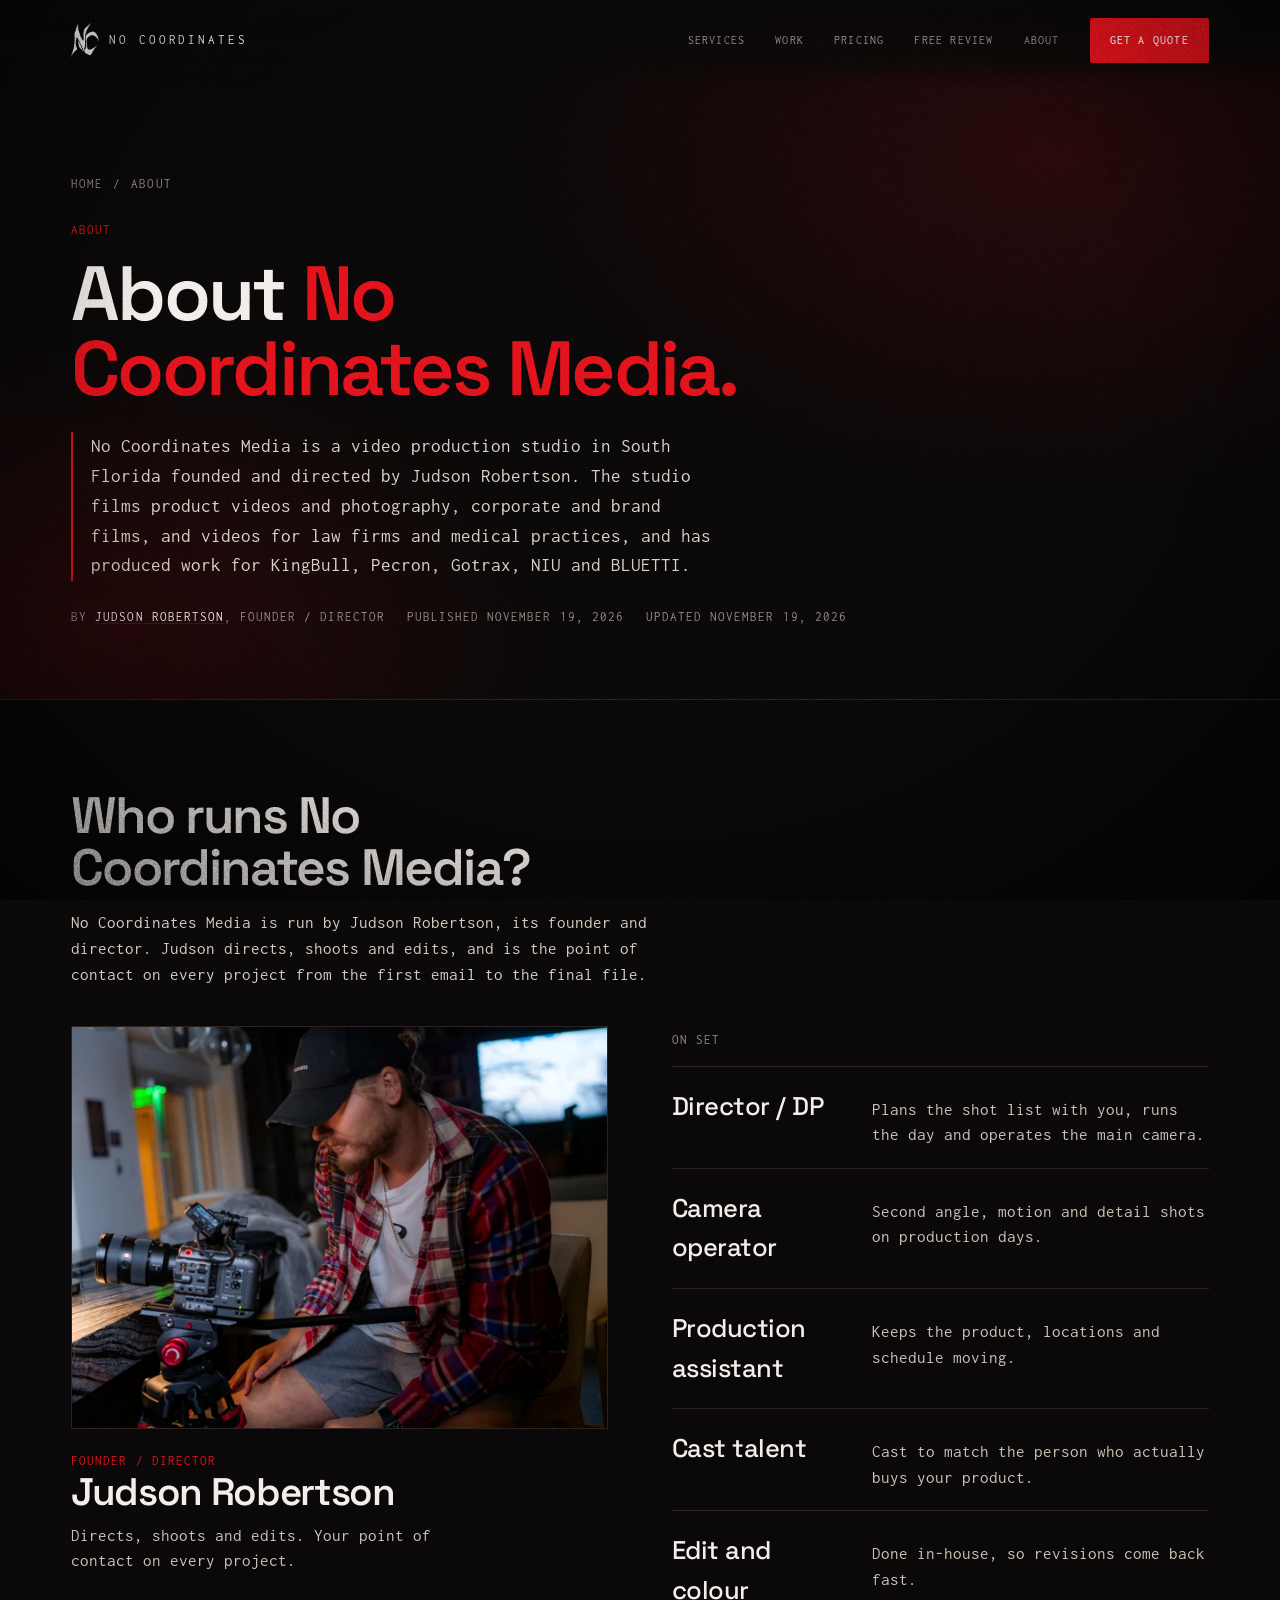
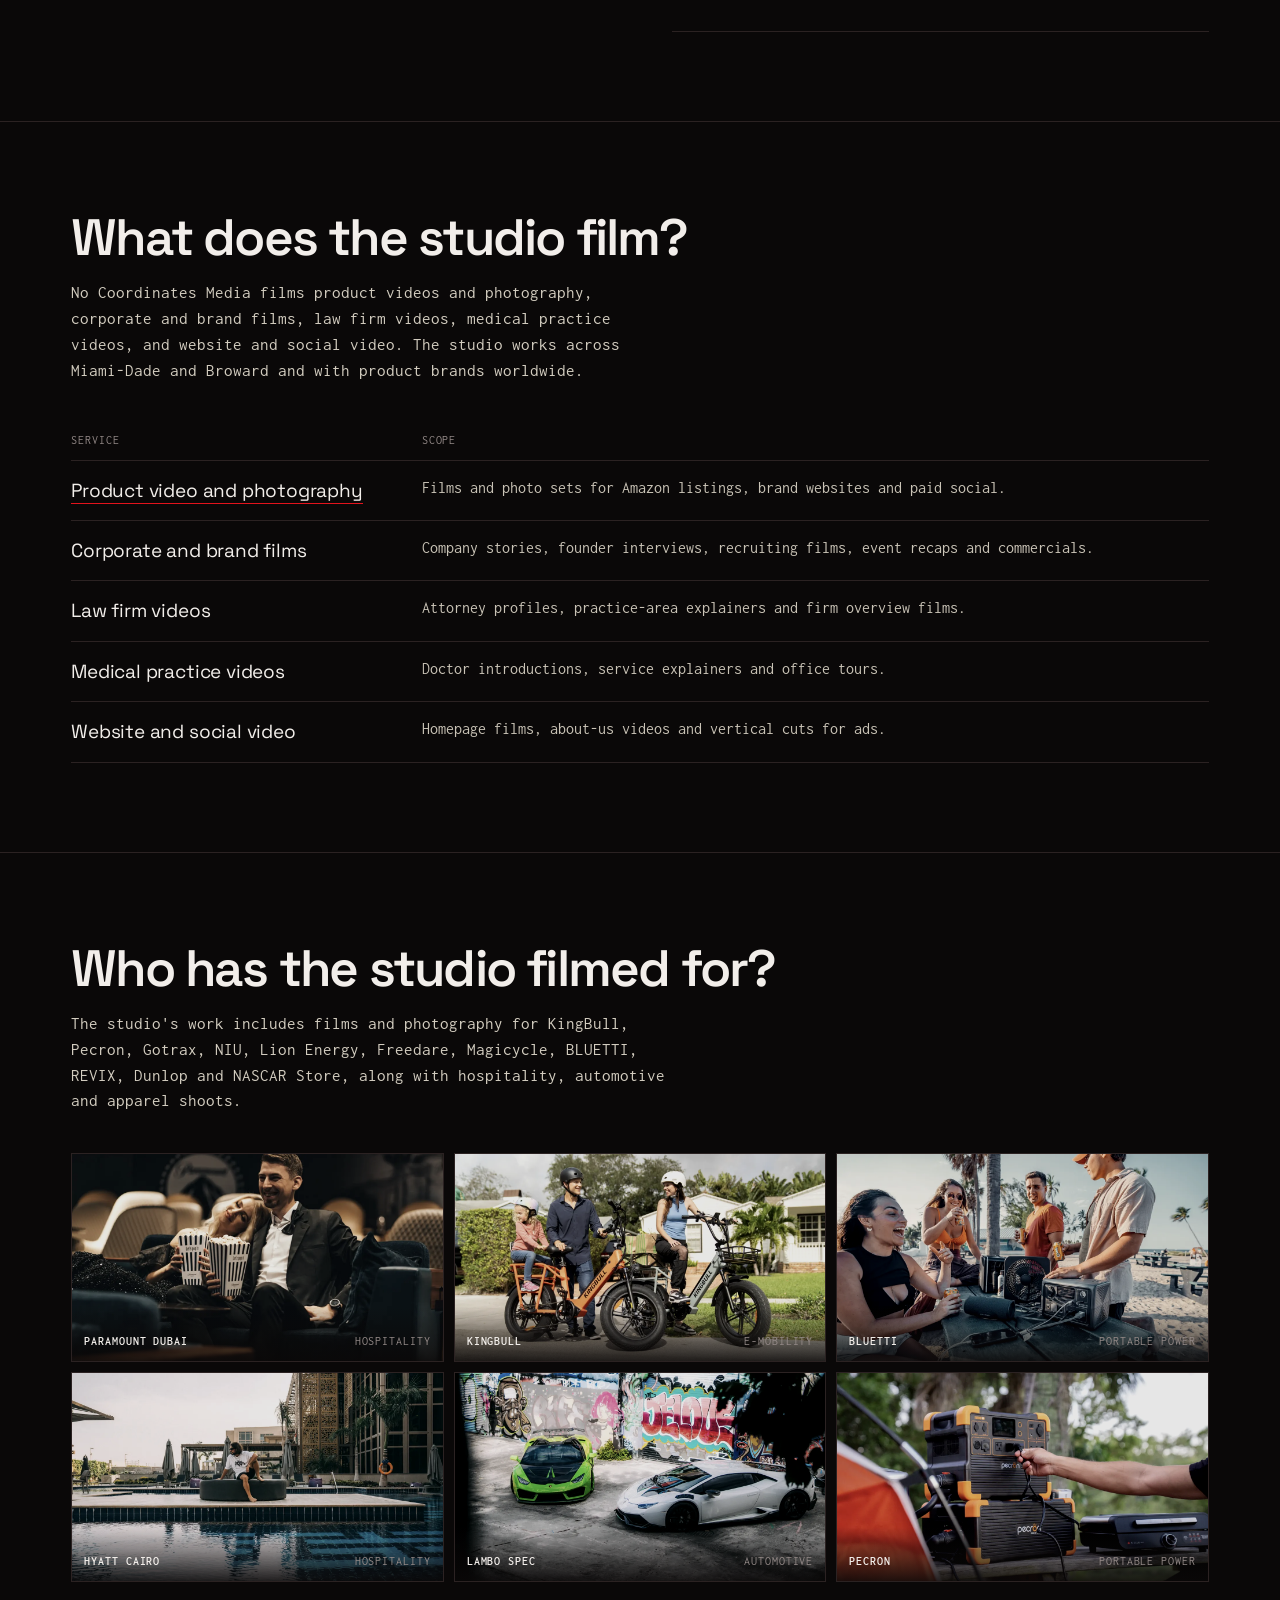
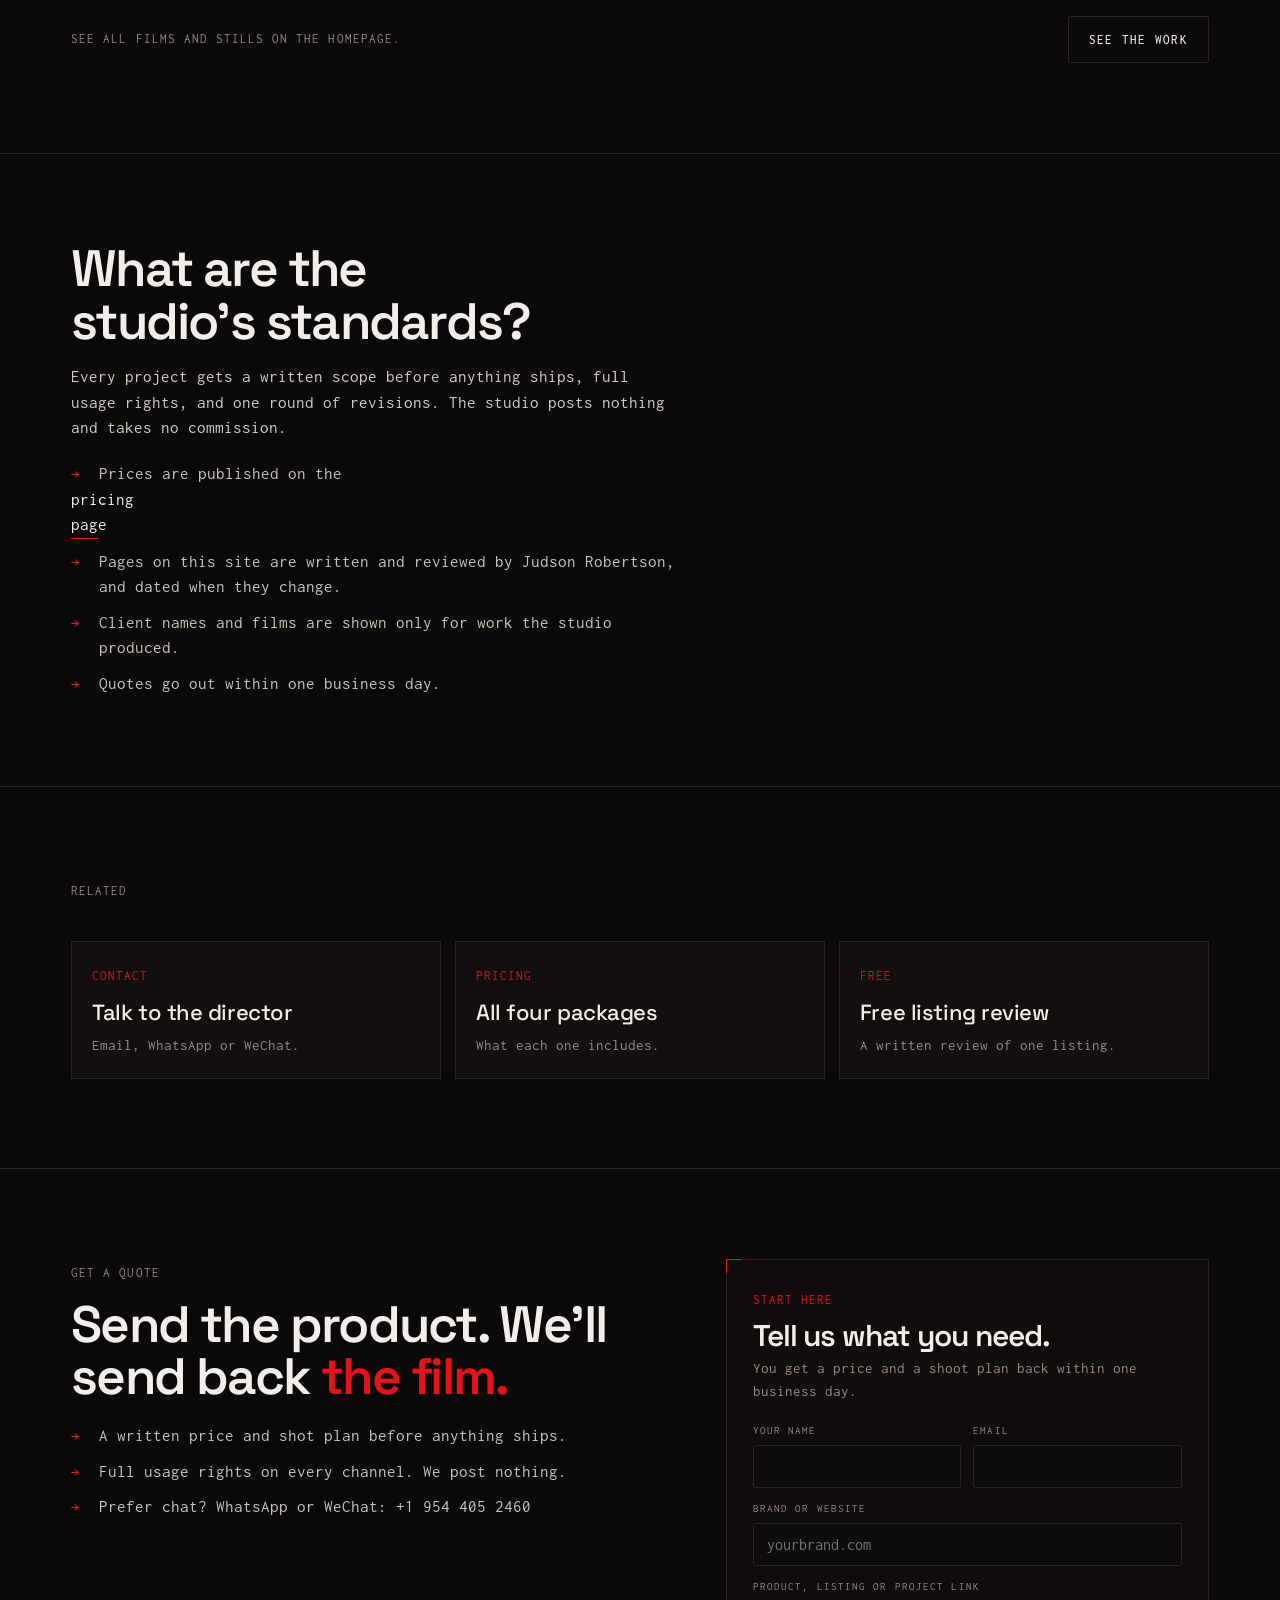
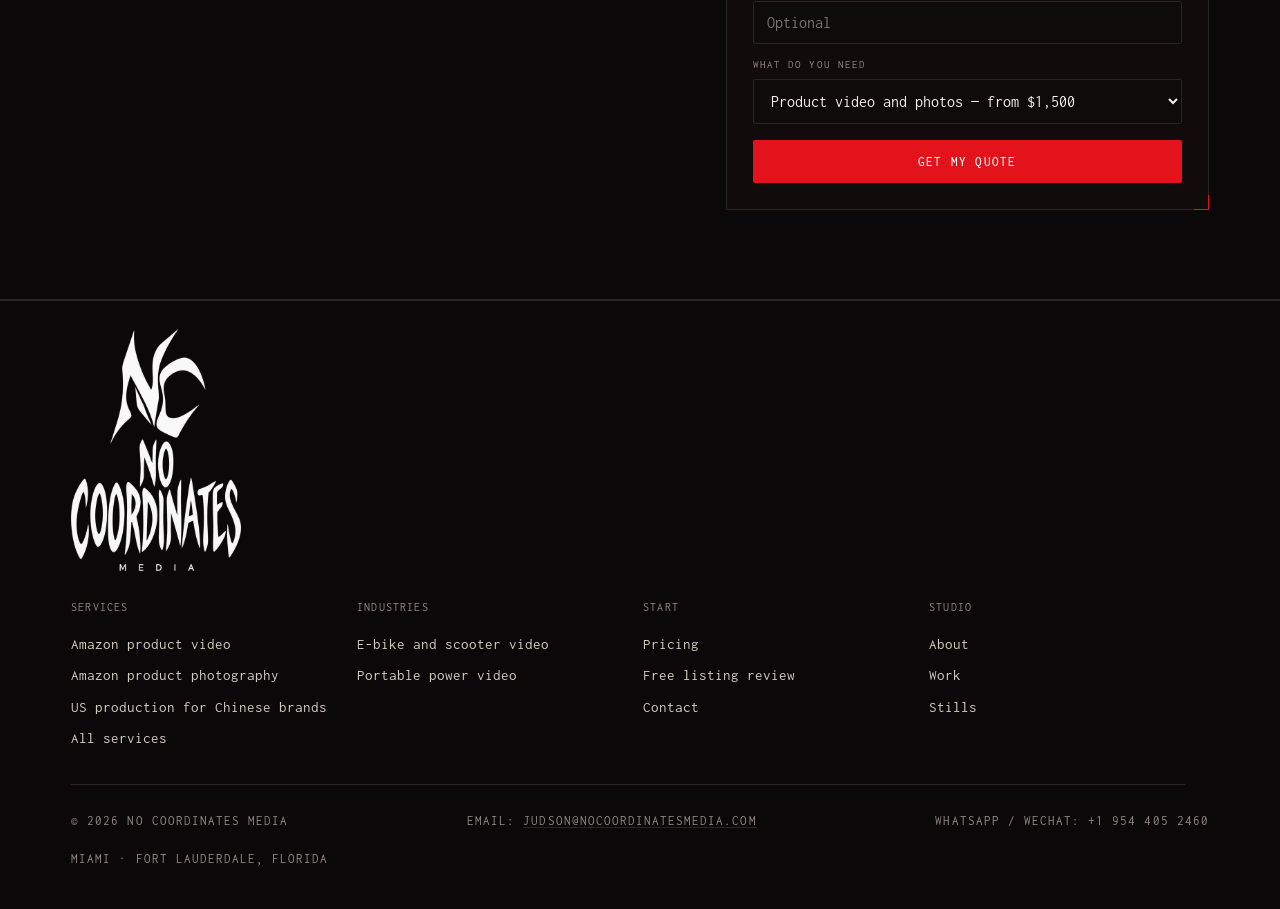
<file: about.html>
<!DOCTYPE html>
<html lang="en">
<head>
<meta charset="utf-8">
<meta name="viewport" content="width=device-width, initial-scale=1">
<title>About No Coordinates Media | Judson Robertson, Director</title>
<meta name="description" content="No Coordinates Media is a South Florida video production studio run by founder and director Judson Robertson. Product, corporate, legal and medical video.">
<link rel="canonical" href="https://nocoordinatesmedia.com/about">
<link rel="icon" href="/favicon.ico" sizes="any">
<link rel="icon" type="image/png" sizes="32x32" href="/img/icon-32.png">
<link rel="apple-touch-icon" href="/apple-touch-icon.png">
<meta property="og:type" content="website">
<meta property="og:title" content="About No Coordinates Media | Judson Robertson, Director">
<meta property="og:description" content="No Coordinates Media is a South Florida video production studio run by founder and director Judson Robertson. Product, corporate, legal and medical video.">
<meta property="og:url" content="https://nocoordinatesmedia.com/about">
<meta property="og:image" content="https://nocoordinatesmedia.com/img/og.jpg">
<link rel="preconnect" href="https://fonts.googleapis.com">
<link rel="preconnect" href="https://fonts.gstatic.com" crossorigin>
<link href="https://fonts.googleapis.com/css2?family=Space+Grotesk:wght@400;500;600;700&family=Inconsolata:wght@400;500;600&display=swap" rel="stylesheet">
<link rel="stylesheet" href="/site.css">
<script type="application/ld+json">{"@context": "https://schema.org", "@graph": [{"@type": "Organization", "@id": "https://nocoordinatesmedia.com/#org", "name": "No Coordinates Media", "url": "https://nocoordinatesmedia.com/", "logo": "https://nocoordinatesmedia.com/img/og.jpg", "email": "judson@nocoordinatesmedia.com", "telephone": "+1-954-405-2460"}, {"@type": "Person", "@id": "https://nocoordinatesmedia.com/about#judson", "name": "Judson Robertson", "jobTitle": "Founder and Director", "url": "https://nocoordinatesmedia.com/about", "worksFor": {"@id": "https://nocoordinatesmedia.com/#org"}}, {"@type": "BreadcrumbList", "itemListElement": [{"@type": "ListItem", "position": 1, "name": "Home", "item": "https://nocoordinatesmedia.com/"}, {"@type": "ListItem", "position": 2, "name": "About", "item": "https://nocoordinatesmedia.com/about"}]}, {"@type": "AboutPage", "@id": "https://nocoordinatesmedia.com/about", "url": "https://nocoordinatesmedia.com/about", "name": "About No Coordinates Media | Judson Robertson, Director", "description": "No Coordinates Media is a South Florida video production studio run by founder and director Judson Robertson. Product, corporate, legal and medical video.", "datePublished": "2026-11-19", "dateModified": "2026-11-19", "author": {"@id": "https://nocoordinatesmedia.com/about#judson"}, "publisher": {"@id": "https://nocoordinatesmedia.com/#org"}}]}</script>
</head>
<body>
<div id="grain" aria-hidden="true"></div>
<div class="vignette" aria-hidden="true"></div>
<header class="nav">
  <div class="wrap">
    <a class="mark" href="/" aria-label="No Coordinates Media, home"><img src="/img/nc-white.png" alt="" width="28" height="34">No Coordinates</a>
    <nav aria-label="Primary">
      <a href="/#services">Services</a>
      <a href="/#work">Work</a>
      <a href="/pricing">Pricing</a>
      <a href="/free-listing-review">Free review</a>
      <a href="/about">About</a>
      <a class="btn" href="#brief">Get a quote</a>
    </nav>
  </div>
</header>
<main>
<section class="phero">
  <div class="wrap">
    <div class="crumbs mono"><a href="/">Home</a><span>/</span><span>About</span></div>
    <span class="mono tally">About</span>
    <h1 style="margin-top:14px">About <em>No Coordinates Media.</em></h1>
    <p class="answer">No Coordinates Media is a video production studio in South Florida founded and directed by Judson Robertson. The studio films product videos and photography, corporate and brand films, and videos for law firms and medical practices, and has produced work for KingBull, Pecron, Gotrax, NIU and BLUETTI.</p>
    <div class="byline mono"><span>By <a href="/about">Judson Robertson</a>, Founder / Director</span><span>Published November 19, 2026</span><span>Updated November 19, 2026</span></div>
  </div>
</section>
<section class="sec"><div class="wrap"><h2>Who runs No Coordinates Media?</h2><p class="lead-p">No Coordinates Media is run by Judson Robertson, its founder and director. Judson directs, shoots and edits, and is the point of contact on every project from the first email to the final file.</p><div class="team" style="margin-top:clamp(24px,3vw,40px)"><div><div class="portrait"><img src="/img/judson-robertson.webp" alt="Judson Robertson, founder and director of No Coordinates Media, on set with a Sony FX6 cinema camera" width="1200" height="900" loading="lazy"></div><div class="lead"><span class="mono tally">Founder / Director</span><h3>Judson Robertson</h3><p>Directs, shoots and edits. Your point of contact on every project.</p></div></div><div><span class="mono">On set</span><div class="crew" style="margin-top:14px"><div><b>Director / DP</b><p>Plans the shot list with you, runs the day and operates the main camera.</p></div><div><b>Camera operator</b><p>Second angle, motion and detail shots on production days.</p></div><div><b>Production assistant</b><p>Keeps the product, locations and schedule moving.</p></div><div><b>Cast talent</b><p>Cast to match the person who actually buys your product.</p></div><div><b>Edit and colour</b><p>Done in-house, so revisions come back fast.</p></div></div></div></div></div></section><section class="sec"><div class="wrap"><h2>What does the studio film?</h2><p class="lead-p">No Coordinates Media films product videos and photography, corporate and brand films, law firm videos, medical practice videos, and website and social video. The studio works across Miami-Dade and Broward and with product brands worldwide.</p><div class="tablewrap"><table class="dt"><thead><tr><th>Service</th><th>Scope</th></tr></thead><tbody><tr><td><a href="/amazon-product-video">Product video and photography</a></td><td>Films and photo sets for Amazon listings, brand websites and paid social.</td></tr><tr><td>Corporate and brand films</td><td>Company stories, founder interviews, recruiting films, event recaps and commercials.</td></tr><tr><td>Law firm videos</td><td>Attorney profiles, practice-area explainers and firm overview films.</td></tr><tr><td>Medical practice videos</td><td>Doctor introductions, service explainers and office tours.</td></tr><tr><td>Website and social video</td><td>Homepage films, about-us videos and vertical cuts for ads.</td></tr></tbody></table></div></div></section><section class="sec"><div class="wrap"><h2>Who has the studio filmed for?</h2><p class="lead-p">The studio's work includes films and photography for KingBull, Pecron, Gotrax, NIU, Lion Energy, Freedare, Magicycle, BLUETTI, REVIX, Dunlop and NASCAR Store, along with hospitality, automotive and apparel shoots.</p><div class="stillgrid"><figure class="still"><img src="/img/02-paramount-dubai.webp" alt="Couple in a private cinema at Paramount Dubai" width="1280" height="720" loading="lazy" decoding="async"><figcaption><b>Paramount Dubai</b><span>Hospitality</span></figcaption></figure><figure class="still"><img src="/img/01-kingbull.webp" alt="KingBull e-bikes with a family" width="1280" height="720" loading="lazy" decoding="async"><figcaption><b>KingBull</b><span>E-mobility</span></figcaption></figure><figure class="still"><img src="/img/03-bluetti.webp" alt="Friends using a BLUETTI power station at the beach" width="1280" height="720" loading="lazy" decoding="async"><figcaption><b>BLUETTI</b><span>Portable power</span></figcaption></figure><figure class="still"><img src="/img/16-hyatt-cairo.webp" alt="Rooftop pool at Hyatt Cairo" width="1280" height="720" loading="lazy" decoding="async"><figcaption><b>Hyatt Cairo</b><span>Hospitality</span></figcaption></figure><figure class="still"><img src="/img/20-lambo-spec.webp" alt="Two Lamborghinis in front of a graffiti wall" width="1280" height="720" loading="lazy" decoding="async"><figcaption><b>Lambo Spec</b><span>Automotive</span></figcaption></figure><figure class="still"><img src="/img/30-pecron.webp" alt="Pecron power station at a campsite" width="1280" height="720" loading="lazy" decoding="async"><figcaption><b>Pecron</b><span>Portable power</span></figcaption></figure></div><div class="cta-row"><span class="mono">See all films and stills on the homepage.</span><a class="btn ghost" href="/#work">See the work</a></div></div></section><section class="sec"><div class="wrap"><h2>What are the studio's standards?</h2><p class="lead-p">Every project gets a written scope before anything ships, full usage rights, and one round of revisions. The studio posts nothing and takes no commission.</p><ul class="plain"><li>Prices are published on the <a href="/pricing">pricing page</a>.</li><li>Pages on this site are written and reviewed by Judson Robertson, and dated when they change.</li><li>Client names and films are shown only for work the studio produced.</li><li>Quotes go out within one business day.</li></ul></div></section><section class="sec"><div class="wrap"><span class="mono">Related</span><div class="related"><a href="/contact"><span class="mono tally">Contact</span><b>Talk to the director</b><span class="d">Email, WhatsApp or WeChat.</span></a><a href="/pricing"><span class="mono tally">Pricing</span><b>All four packages</b><span class="d">What each one includes.</span></a><a href="/free-listing-review"><span class="mono tally">Free</span><b>Free listing review</b><span class="d">A written review of one listing.</span></a></div></div></section>
<section class="sec" id="brief"><div class="wrap quotewrap">
  <div>
    <span class="mono">Get a quote</span>
    <h2 style="margin-top:14px">Send the product. We'll send back <em>the film.</em></h2>
    <ul class="plain">
      <li>A written price and shot plan before anything ships.</li>
      <li>Full usage rights on every channel. We post nothing.</li>
      <li>Prefer chat? WhatsApp or WeChat: +1 954 405 2460</li>
    </ul>
  </div>
  <aside class="brief">
    <span class="mono tally">Start here</span>
    <h2 style="font-size:30px;line-height:1.05;margin:8px 0 6px;max-width:none">Tell us what you need.</h2>
    <p class="sub">You get a price and a shoot plan back within one business day.</p>
    <form data-lead="Quote request" novalidate>
      <div class="two">
        <label>Your name<input name="name" data-label="Name" autocomplete="name" required></label>
        <label>Email<input name="email" data-label="Email" type="email" autocomplete="email" required></label>
      </div>
      <label>Brand or website<input name="brand" data-label="Brand" placeholder="yourbrand.com" required></label>
      <label>Product, listing or project link<input name="link" data-label="Link" placeholder="Optional" inputmode="url"></label>
      <label>What do you need
        <select name="project" data-label="Project">
          <option>Product video and photos — from $1,500</option>
          <option>Three products, one shoot — $2,500</option>
          <option>Corporate or brand film — production day $3,000</option>
          <option>Law firm video</option>
          <option>Medical practice video</option>
          <option>Website or social video</option>
          <option>Product for content (products over $500)</option>
          <option>Not sure yet</option>
        </select>
      </label>
      <button class="btn" type="submit">Get my quote</button>
    </form>
    <div class="result" role="status" aria-live="polite"></div>
  </aside>
</div></section>
</main>
<footer>
  <div class="wrap"><img class="flogo" src="/img/logo-full-white.png" alt="No Coordinates Media" width="492" height="700" loading="lazy"></div>
  <div class="wrap"><nav class="fnav" aria-label="Site pages">
    <div><h3>Services</h3>
      <a href="/amazon-product-video">Amazon product video</a>
      <a href="/amazon-product-photography">Amazon product photography</a>
      <a href="/us-video-production-for-chinese-brands">US production for Chinese brands</a>
      <a href="/#services">All services</a></div>
    <div><h3>Industries</h3>
      <a href="/e-bike-video-production">E-bike and scooter video</a>
      <a href="/portable-power-video-production">Portable power video</a></div>
    <div><h3>Start</h3>
      <a href="/pricing">Pricing</a>
      <a href="/free-listing-review">Free listing review</a>
      <a href="/contact">Contact</a></div>
    <div><h3>Studio</h3>
      <a href="/about">About</a>
      <a href="/#work">Work</a>
      <a href="/#stills">Stills</a></div>
  </nav></div>
  <div class="wrap mono">
    <span>© 2026 No Coordinates Media</span>
    <span>Email: <a href="mailto:judson@nocoordinatesmedia.com">judson@nocoordinatesmedia.com</a></span>
    <span>WhatsApp / WeChat: +1 954 405 2460</span>
    <span>Miami · Fort Lauderdale, Florida</span>
  </div>
</footer>
<div id="player" role="dialog" aria-modal="true" aria-label="Film player">
  <button class="btn ghost" id="closePlayer" type="button">Close</button>
  <div class="box" id="playerBox"></div>
</div>
<script src="/site.js"></script>
</body>
</html>
</file>
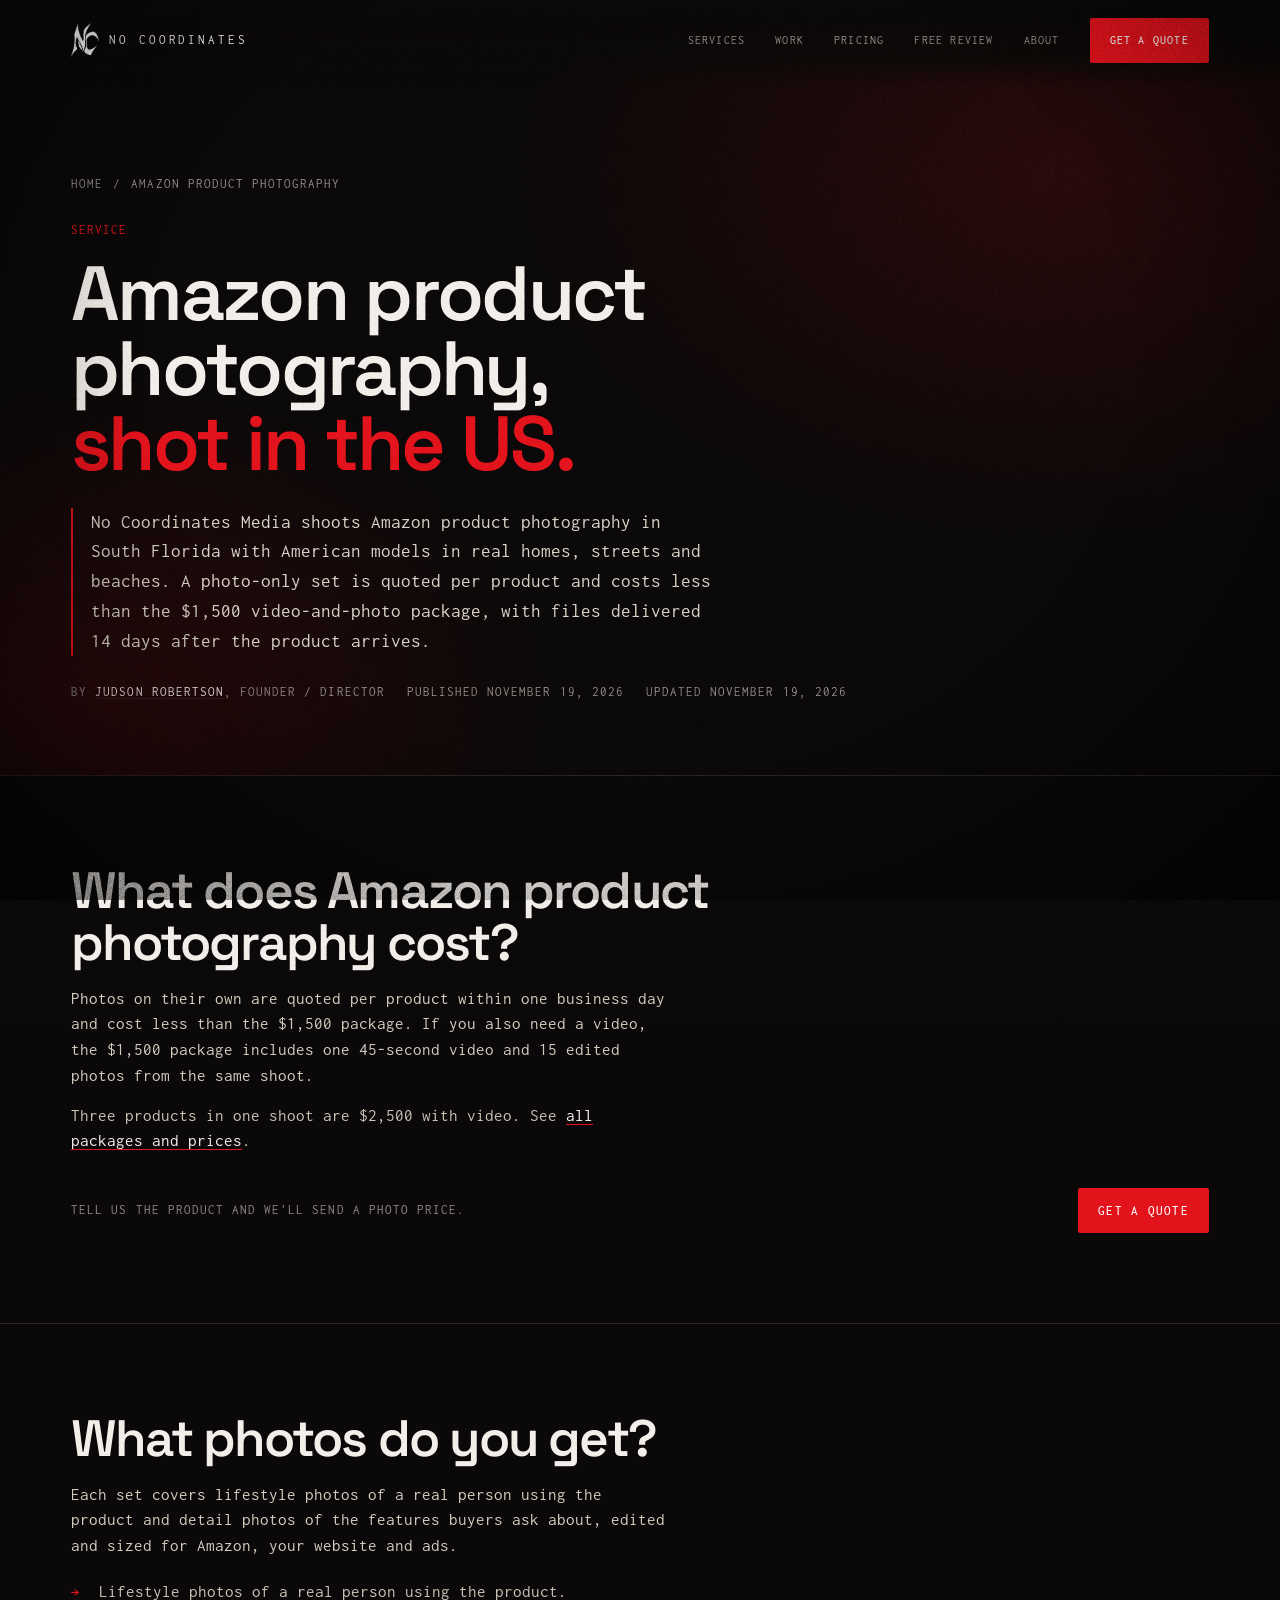
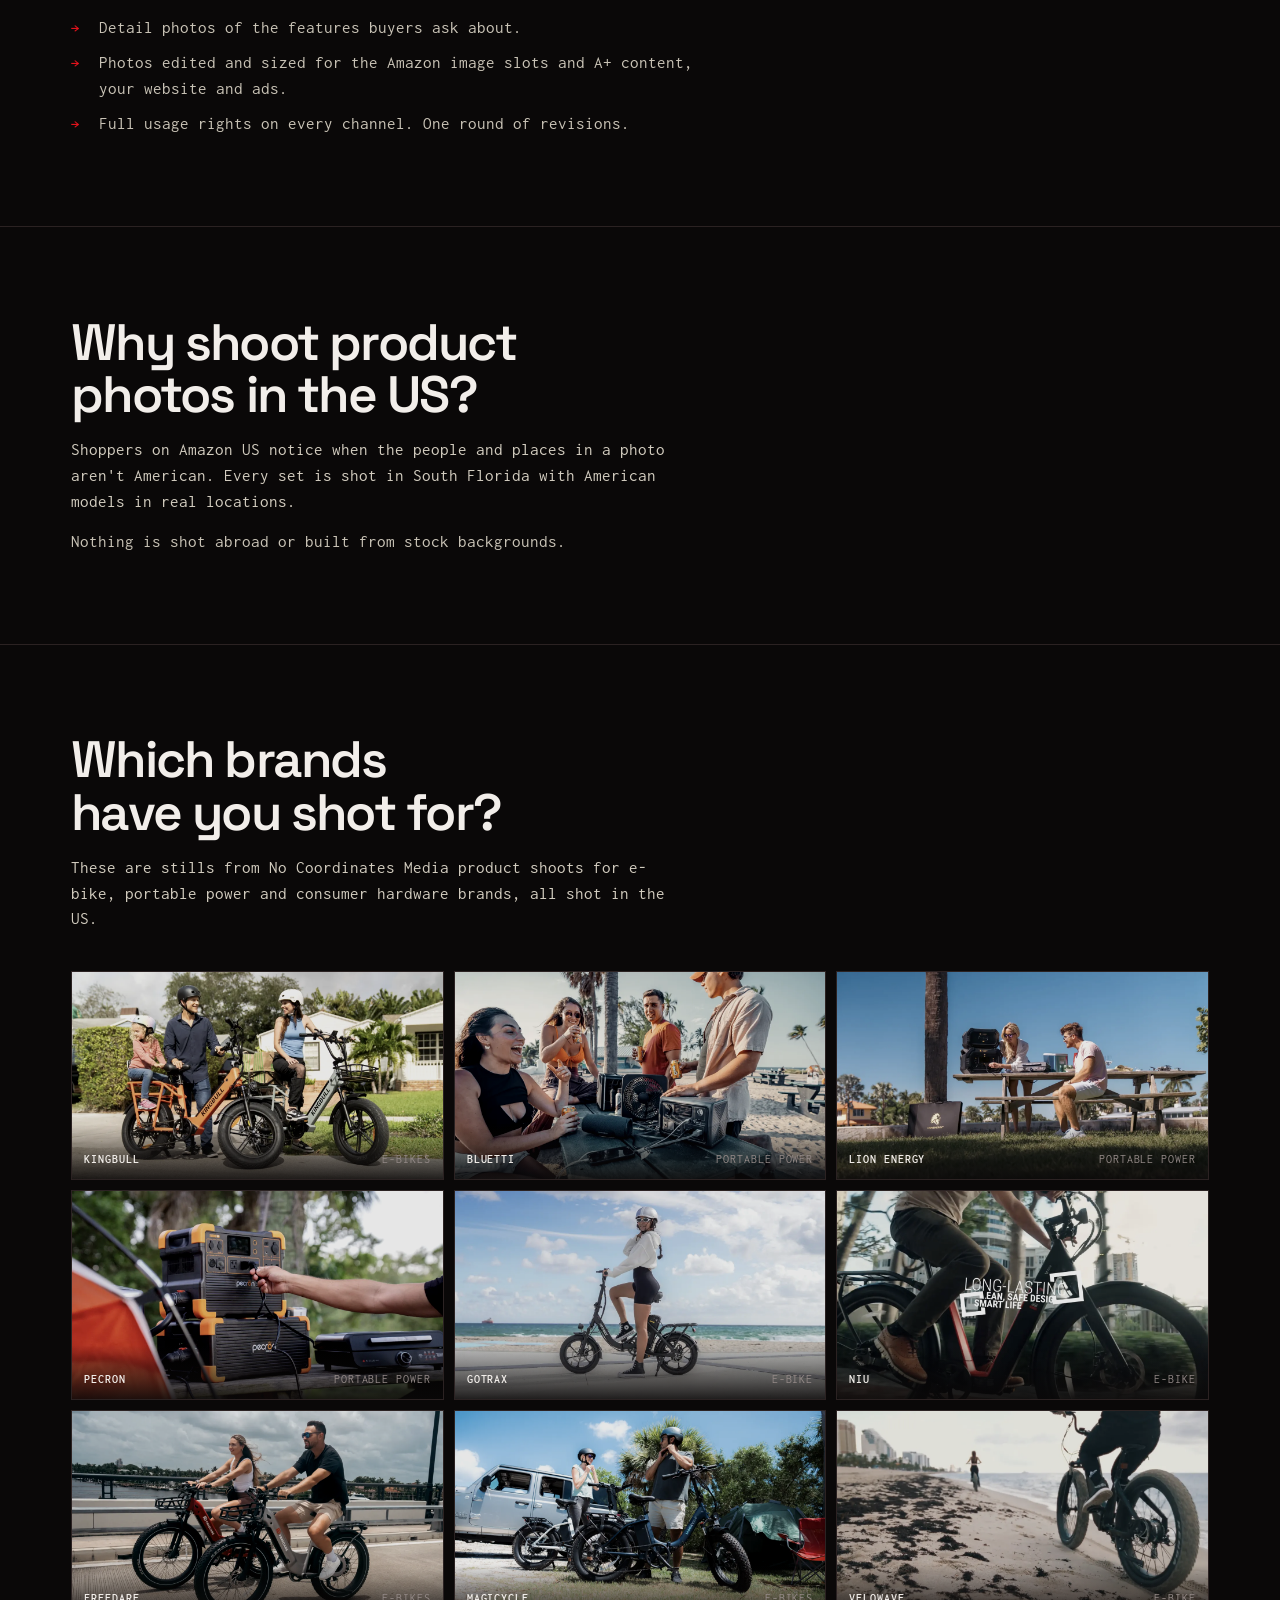
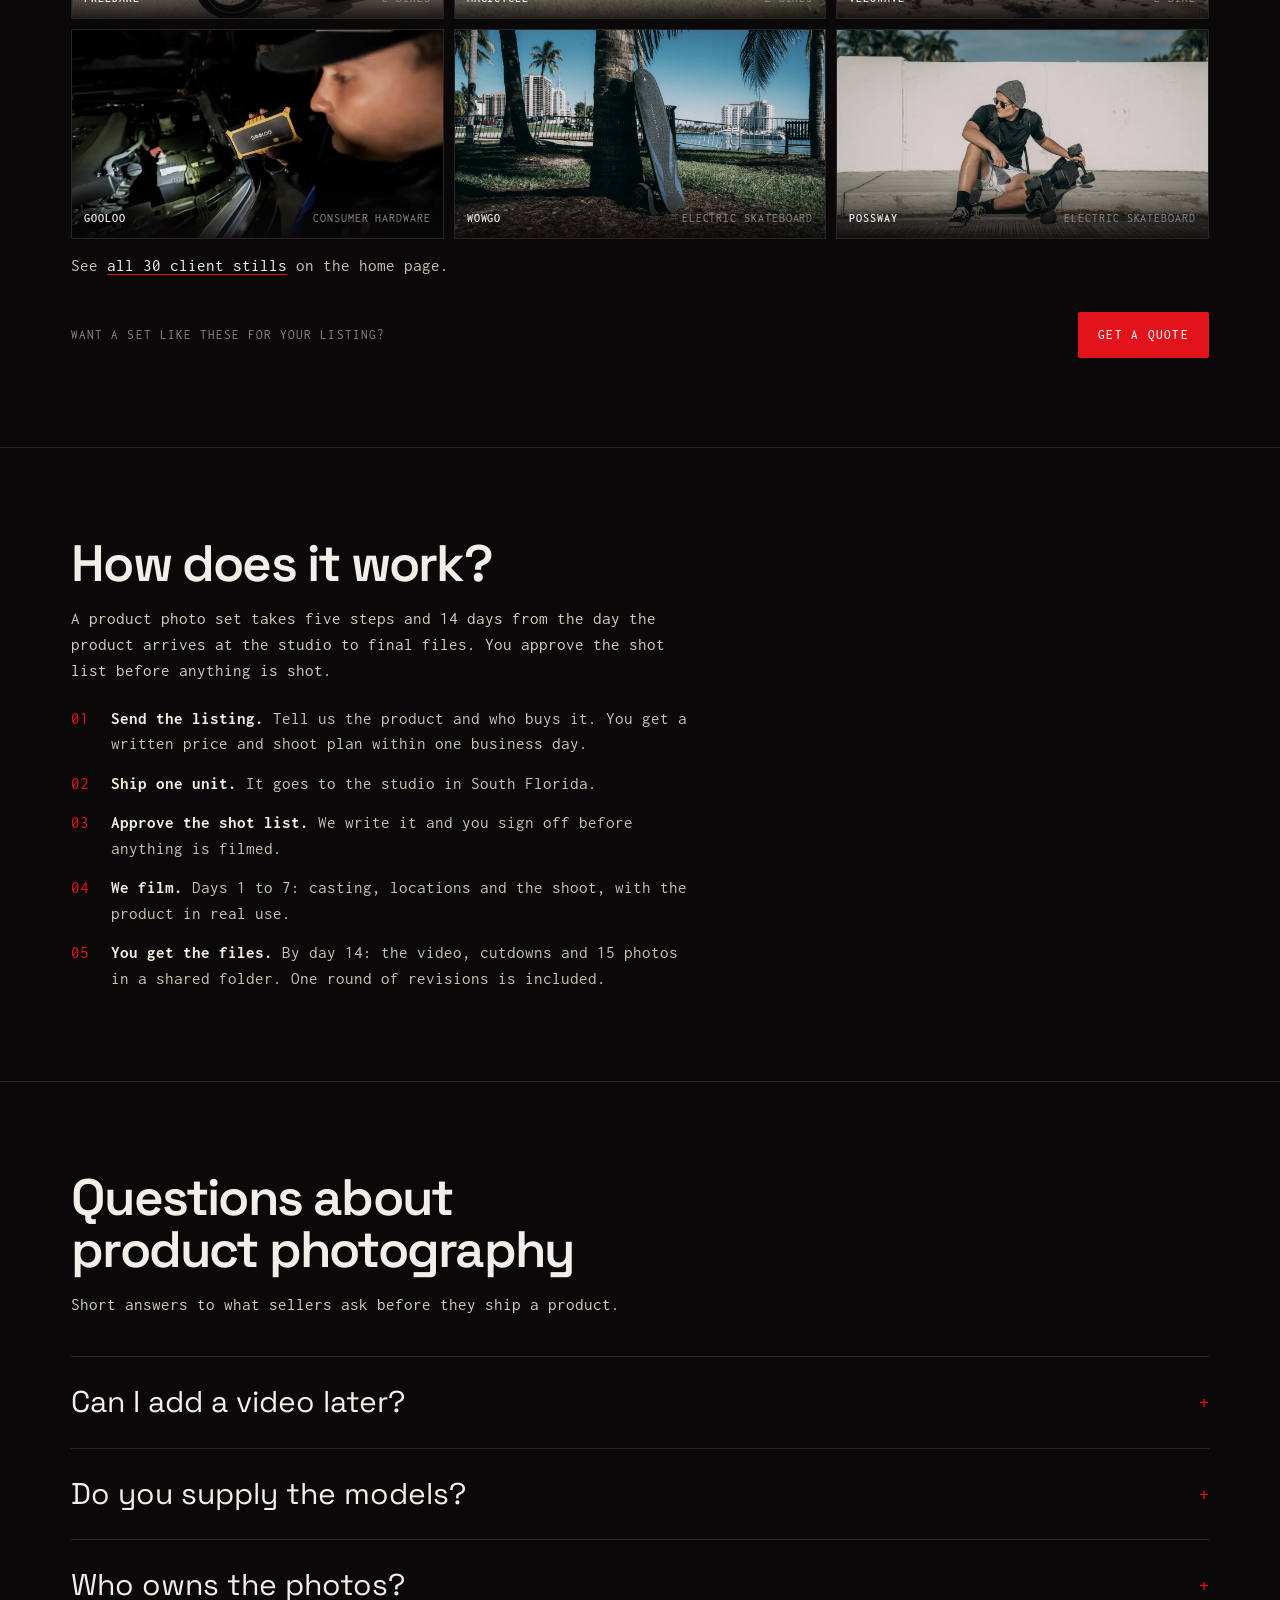
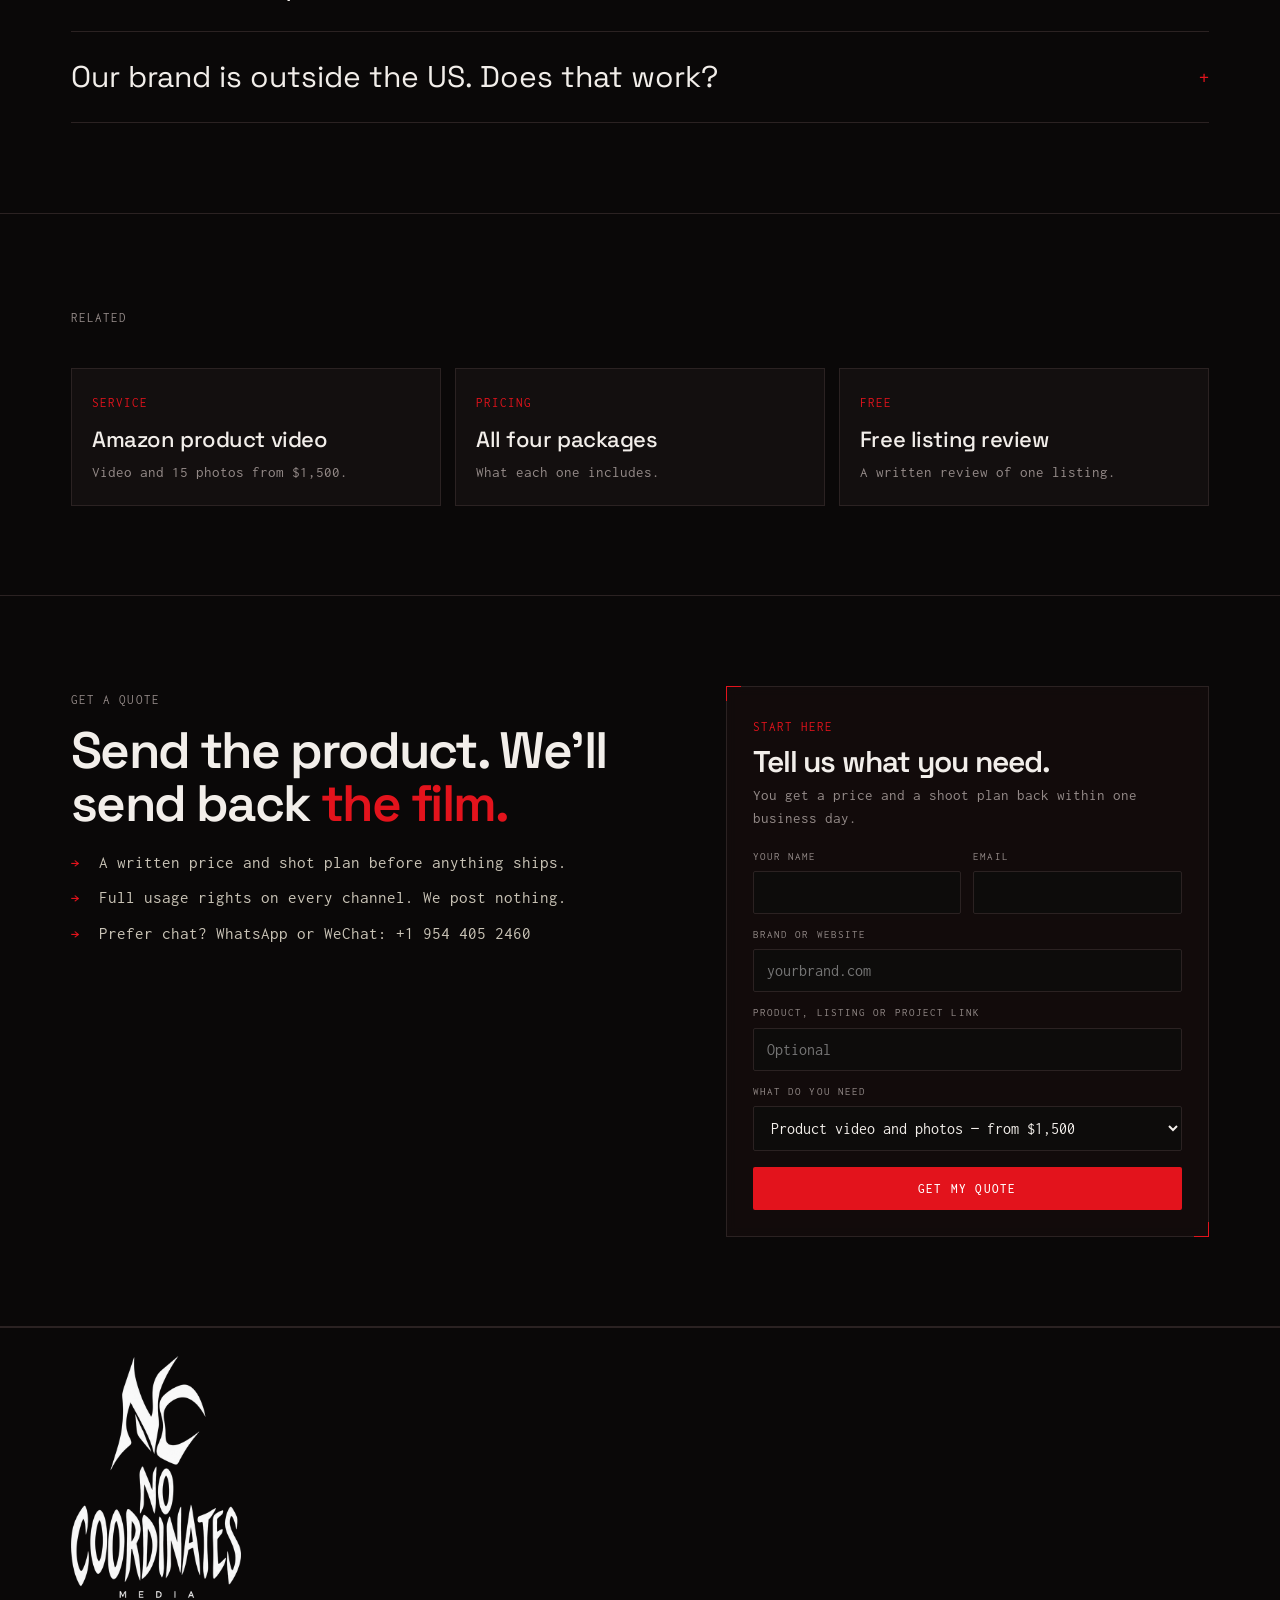
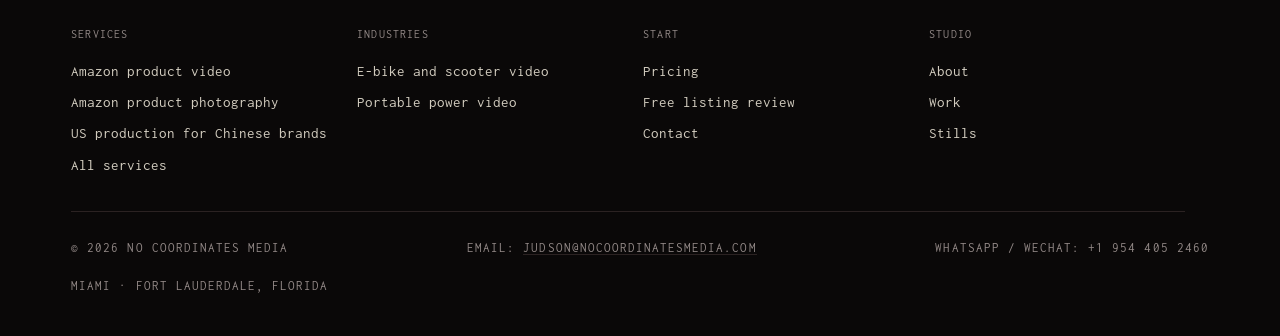
<file: amazon-product-photography.html>
<!DOCTYPE html>
<html lang="en">
<head>
<meta charset="utf-8">
<meta name="viewport" content="width=device-width, initial-scale=1">
<title>Amazon Product Photography in the US | No Coordinates</title>
<meta name="description" content="Amazon product photography in the US: lifestyle and detail photos with American models in real South Florida locations. Quoted per product in one day.">
<link rel="canonical" href="https://nocoordinatesmedia.com/amazon-product-photography">
<link rel="icon" href="/favicon.ico" sizes="any">
<link rel="icon" type="image/png" sizes="32x32" href="/img/icon-32.png">
<link rel="apple-touch-icon" href="/apple-touch-icon.png">
<meta property="og:type" content="website">
<meta property="og:title" content="Amazon Product Photography in the US | No Coordinates">
<meta property="og:description" content="Amazon product photography in the US: lifestyle and detail photos with American models in real South Florida locations. Quoted per product in one day.">
<meta property="og:url" content="https://nocoordinatesmedia.com/amazon-product-photography">
<meta property="og:image" content="https://nocoordinatesmedia.com/img/og.jpg">
<link rel="preconnect" href="https://fonts.googleapis.com">
<link rel="preconnect" href="https://fonts.gstatic.com" crossorigin>
<link href="https://fonts.googleapis.com/css2?family=Space+Grotesk:wght@400;500;600;700&family=Inconsolata:wght@400;500;600&display=swap" rel="stylesheet">
<link rel="stylesheet" href="/site.css">
<script type="application/ld+json">{"@context": "https://schema.org", "@graph": [{"@type": "Organization", "@id": "https://nocoordinatesmedia.com/#org", "name": "No Coordinates Media", "url": "https://nocoordinatesmedia.com/", "logo": "https://nocoordinatesmedia.com/img/og.jpg", "email": "judson@nocoordinatesmedia.com", "telephone": "+1-954-405-2460"}, {"@type": "Person", "@id": "https://nocoordinatesmedia.com/about#judson", "name": "Judson Robertson", "jobTitle": "Founder and Director", "url": "https://nocoordinatesmedia.com/about", "worksFor": {"@id": "https://nocoordinatesmedia.com/#org"}}, {"@type": "BreadcrumbList", "itemListElement": [{"@type": "ListItem", "position": 1, "name": "Home", "item": "https://nocoordinatesmedia.com/"}, {"@type": "ListItem", "position": 2, "name": "Amazon product photography", "item": "https://nocoordinatesmedia.com/amazon-product-photography"}]}, {"@type": "WebPage", "@id": "https://nocoordinatesmedia.com/amazon-product-photography", "url": "https://nocoordinatesmedia.com/amazon-product-photography", "name": "Amazon Product Photography in the US | No Coordinates", "description": "Amazon product photography in the US: lifestyle and detail photos with American models in real South Florida locations. Quoted per product in one day.", "datePublished": "2026-11-19", "dateModified": "2026-11-19", "author": {"@id": "https://nocoordinatesmedia.com/about#judson"}, "publisher": {"@id": "https://nocoordinatesmedia.com/#org"}}, {"@type": "Service", "name": "Amazon product photography", "serviceType": "Product photography", "provider": {"@id": "https://nocoordinatesmedia.com/#org"}, "areaServed": "United States", "url": "https://nocoordinatesmedia.com/amazon-product-photography"}]}</script>
</head>
<body>
<div id="grain" aria-hidden="true"></div>
<div class="vignette" aria-hidden="true"></div>
<header class="nav">
  <div class="wrap">
    <a class="mark" href="/" aria-label="No Coordinates Media, home"><img src="/img/nc-white.png" alt="" width="28" height="34">No Coordinates</a>
    <nav aria-label="Primary">
      <a href="/#services">Services</a>
      <a href="/#work">Work</a>
      <a href="/pricing">Pricing</a>
      <a href="/free-listing-review">Free review</a>
      <a href="/about">About</a>
      <a class="btn" href="#brief">Get a quote</a>
    </nav>
  </div>
</header>
<main>
<section class="phero">
  <div class="wrap">
    <div class="crumbs mono"><a href="/">Home</a><span>/</span><span>Amazon product photography</span></div>
    <span class="mono tally">Service</span>
    <h1 style="margin-top:14px">Amazon product photography, <em>shot in the US.</em></h1>
    <p class="answer">No Coordinates Media shoots Amazon product photography in South Florida with American models in real homes, streets and beaches. A photo-only set is quoted per product and costs less than the $1,500 video-and-photo package, with files delivered 14 days after the product arrives.</p>
    <div class="byline mono"><span>By <a href="/about">Judson Robertson</a>, Founder / Director</span><span>Published November 19, 2026</span><span>Updated November 19, 2026</span></div>
  </div>
</section>
<section class="sec"><div class="wrap"><h2>What does Amazon product photography cost?</h2><p class="lead-p">Photos on their own are quoted per product within one business day and cost less than the $1,500 package. If you also need a video, the $1,500 package includes one 45-second video and 15 edited photos from the same shoot.</p><p class="more-p">Three products in one shoot are $2,500 with video. See <a href="/pricing">all packages and prices</a>.</p><div class="cta-row"><span class="mono">Tell us the product and we'll send a photo price.</span><a class="btn" href="#brief">Get a quote</a></div></div></section><section class="sec"><div class="wrap"><h2>What photos do you get?</h2><p class="lead-p">Each set covers lifestyle photos of a real person using the product and detail photos of the features buyers ask about, edited and sized for Amazon, your website and ads.</p><ul class="plain"><li>Lifestyle photos of a real person using the product.</li><li>Detail photos of the features buyers ask about.</li><li>Photos edited and sized for the Amazon image slots and A+ content, your website and ads.</li><li>Full usage rights on every channel. One round of revisions.</li></ul></div></section><section class="sec"><div class="wrap"><h2>Why shoot product photos in the US?</h2><p class="lead-p">Shoppers on Amazon US notice when the people and places in a photo aren't American. Every set is shot in South Florida with American models in real locations.</p><p class="more-p">Nothing is shot abroad or built from stock backgrounds.</p></div></section><section class="sec"><div class="wrap"><h2>Which brands have you shot for?</h2><p class="lead-p">These are stills from No Coordinates Media product shoots for e-bike, portable power and consumer hardware brands, all shot in the US.</p><div class="stillgrid"><figure class="still"><img src="/img/01-kingbull.webp" alt="KingBull e-bikes with a family in a Florida neighbourhood" width="1280" height="720" loading="lazy" decoding="async"><figcaption><b>KingBull</b><span>E-bikes</span></figcaption></figure><figure class="still"><img src="/img/03-bluetti.webp" alt="BLUETTI portable power station in use" width="1280" height="720" loading="lazy" decoding="async"><figcaption><b>BLUETTI</b><span>Portable power</span></figcaption></figure><figure class="still"><img src="/img/04-lion-energy.webp" alt="Lion Energy power station outdoors" width="1280" height="720" loading="lazy" decoding="async"><figcaption><b>Lion Energy</b><span>Portable power</span></figcaption></figure><figure class="still"><img src="/img/30-pecron.webp" alt="Pecron portable power station outdoors" width="1280" height="720" loading="lazy" decoding="async"><figcaption><b>Pecron</b><span>Portable power</span></figcaption></figure><figure class="still"><img src="/img/13-gotrax.webp" alt="Rider on a Gotrax e-bike by the ocean" width="1280" height="720" loading="lazy" decoding="async"><figcaption><b>Gotrax</b><span>E-bike</span></figcaption></figure><figure class="still"><img src="/img/14-niu.webp" alt="NIU e-bike product shoot" width="1280" height="720" loading="lazy" decoding="async"><figcaption><b>NIU</b><span>E-bike</span></figcaption></figure><figure class="still"><img src="/img/08-freedare.webp" alt="Two riders on Freedare e-bikes on a bridge" width="1280" height="720" loading="lazy" decoding="async"><figcaption><b>Freedare</b><span>E-bikes</span></figcaption></figure><figure class="still"><img src="/img/07-magic-cycle.webp" alt="Magicycle e-bikes at a campsite with a Jeep" width="1280" height="720" loading="lazy" decoding="async"><figcaption><b>Magicycle</b><span>E-bikes</span></figcaption></figure><figure class="still"><img src="/img/09-velowave.webp" alt="Velowave fat-tire e-bike riding on a beach" width="1280" height="720" loading="lazy" decoding="async"><figcaption><b>Velowave</b><span>E-bike</span></figcaption></figure><figure class="still"><img src="/img/29-gooloo.webp" alt="Gooloo product shoot" width="1280" height="720" loading="lazy" decoding="async"><figcaption><b>Gooloo</b><span>Consumer hardware</span></figcaption></figure><figure class="still"><img src="/img/27-wow-go.webp" alt="WowGo product shoot" width="1280" height="720" loading="lazy" decoding="async"><figcaption><b>WowGo</b><span>Electric skateboard</span></figcaption></figure><figure class="still"><img src="/img/25-possway.webp" alt="Possway product shoot" width="1280" height="720" loading="lazy" decoding="async"><figcaption><b>Possway</b><span>Electric skateboard</span></figcaption></figure></div><p class="more-p">See <a href="/#stills">all 30 client stills</a> on the home page.</p><div class="cta-row"><span class="mono">Want a set like these for your listing?</span><a class="btn" href="#brief">Get a quote</a></div></div></section><section class="sec"><div class="wrap"><h2>How does it work?</h2><p class="lead-p">A product photo set takes five steps and 14 days from the day the product arrives at the studio to final files. You approve the shot list before anything is shot.</p><ol class="num"><li><span><b>Send the listing.</b> Tell us the product and who buys it. You get a written price and shoot plan within one business day.</span></li><li><span><b>Ship one unit.</b> It goes to the studio in South Florida.</span></li><li><span><b>Approve the shot list.</b> We write it and you sign off before anything is filmed.</span></li><li><span><b>We film.</b> Days 1 to 7: casting, locations and the shoot, with the product in real use.</span></li><li><span><b>You get the files.</b> By day 14: the video, cutdowns and 15 photos in a shared folder. One round of revisions is included.</span></li></ol></div></section><section class="sec"><div class="wrap"><h2>Questions about product photography</h2><p class="lead-p">Short answers to what sellers ask before they ship a product.</p><div class="faqs"><details><summary>Can I add a video later?</summary><p>Yes. Photos and video are cheapest when shot together, so ask for both prices up front.</p></details><details><summary>Do you supply the models?</summary><p>Yes. American models are cast in South Florida to match the buyer you describe.</p></details><details><summary>Who owns the photos?</summary><p>You do. Full usage rights on every channel, with no licence fees or renewals.</p></details><details><summary>Our brand is outside the US. Does that work?</summary><p>Yes. You ship one unit and everything else happens by email, WhatsApp or WeChat. See <a href="/us-video-production-for-chinese-brands">US video production for Chinese brands</a>.</p></details></div></div></section><section class="sec"><div class="wrap"><span class="mono">Related</span><div class="related"><a href="/amazon-product-video"><span class="mono tally">Service</span><b>Amazon product video</b><span class="d">Video and 15 photos from $1,500.</span></a><a href="/pricing"><span class="mono tally">Pricing</span><b>All four packages</b><span class="d">What each one includes.</span></a><a href="/free-listing-review"><span class="mono tally">Free</span><b>Free listing review</b><span class="d">A written review of one listing.</span></a></div></div></section>
<section class="sec" id="brief"><div class="wrap quotewrap">
  <div>
    <span class="mono">Get a quote</span>
    <h2 style="margin-top:14px">Send the product. We'll send back <em>the film.</em></h2>
    <ul class="plain">
      <li>A written price and shot plan before anything ships.</li>
      <li>Full usage rights on every channel. We post nothing.</li>
      <li>Prefer chat? WhatsApp or WeChat: +1 954 405 2460</li>
    </ul>
  </div>
  <aside class="brief">
    <span class="mono tally">Start here</span>
    <h2 style="font-size:30px;line-height:1.05;margin:8px 0 6px;max-width:none">Tell us what you need.</h2>
    <p class="sub">You get a price and a shoot plan back within one business day.</p>
    <form data-lead="Quote request" novalidate>
      <div class="two">
        <label>Your name<input name="name" data-label="Name" autocomplete="name" required></label>
        <label>Email<input name="email" data-label="Email" type="email" autocomplete="email" required></label>
      </div>
      <label>Brand or website<input name="brand" data-label="Brand" placeholder="yourbrand.com" required></label>
      <label>Product, listing or project link<input name="link" data-label="Link" placeholder="Optional" inputmode="url"></label>
      <label>What do you need
        <select name="project" data-label="Project">
          <option>Product video and photos — from $1,500</option>
          <option>Three products, one shoot — $2,500</option>
          <option>Corporate or brand film — production day $3,000</option>
          <option>Website or social video</option>
          <option>Product for content (products over $500)</option>
          <option>Not sure yet</option>
        </select>
      </label>
      <button class="btn" type="submit">Get my quote</button>
    </form>
    <div class="result" role="status" aria-live="polite"></div>
  </aside>
</div></section>
</main>
<footer>
  <div class="wrap"><img class="flogo" src="/img/logo-full-white.png" alt="No Coordinates Media" width="492" height="700" loading="lazy"></div>
  <div class="wrap"><nav class="fnav" aria-label="Site pages">
    <div><h3>Services</h3>
      <a href="/amazon-product-video">Amazon product video</a>
      <a href="/amazon-product-photography">Amazon product photography</a>
      <a href="/us-video-production-for-chinese-brands">US production for Chinese brands</a>
      <a href="/#services">All services</a></div>
    <div><h3>Industries</h3>
      <a href="/e-bike-video-production">E-bike and scooter video</a>
      <a href="/portable-power-video-production">Portable power video</a></div>
    <div><h3>Start</h3>
      <a href="/pricing">Pricing</a>
      <a href="/free-listing-review">Free listing review</a>
      <a href="/contact">Contact</a></div>
    <div><h3>Studio</h3>
      <a href="/about">About</a>
      <a href="/#work">Work</a>
      <a href="/#stills">Stills</a></div>
  </nav></div>
  <div class="wrap mono">
    <span>© 2026 No Coordinates Media</span>
    <span>Email: <a href="mailto:judson@nocoordinatesmedia.com">judson@nocoordinatesmedia.com</a></span>
    <span>WhatsApp / WeChat: +1 954 405 2460</span>
    <span>Miami · Fort Lauderdale, Florida</span>
  </div>
</footer>
<div id="player" role="dialog" aria-modal="true" aria-label="Film player">
  <button class="btn ghost" id="closePlayer" type="button">Close</button>
  <div class="box" id="playerBox"></div>
</div>
<script src="/site.js"></script>
</body>
</html>
</file>
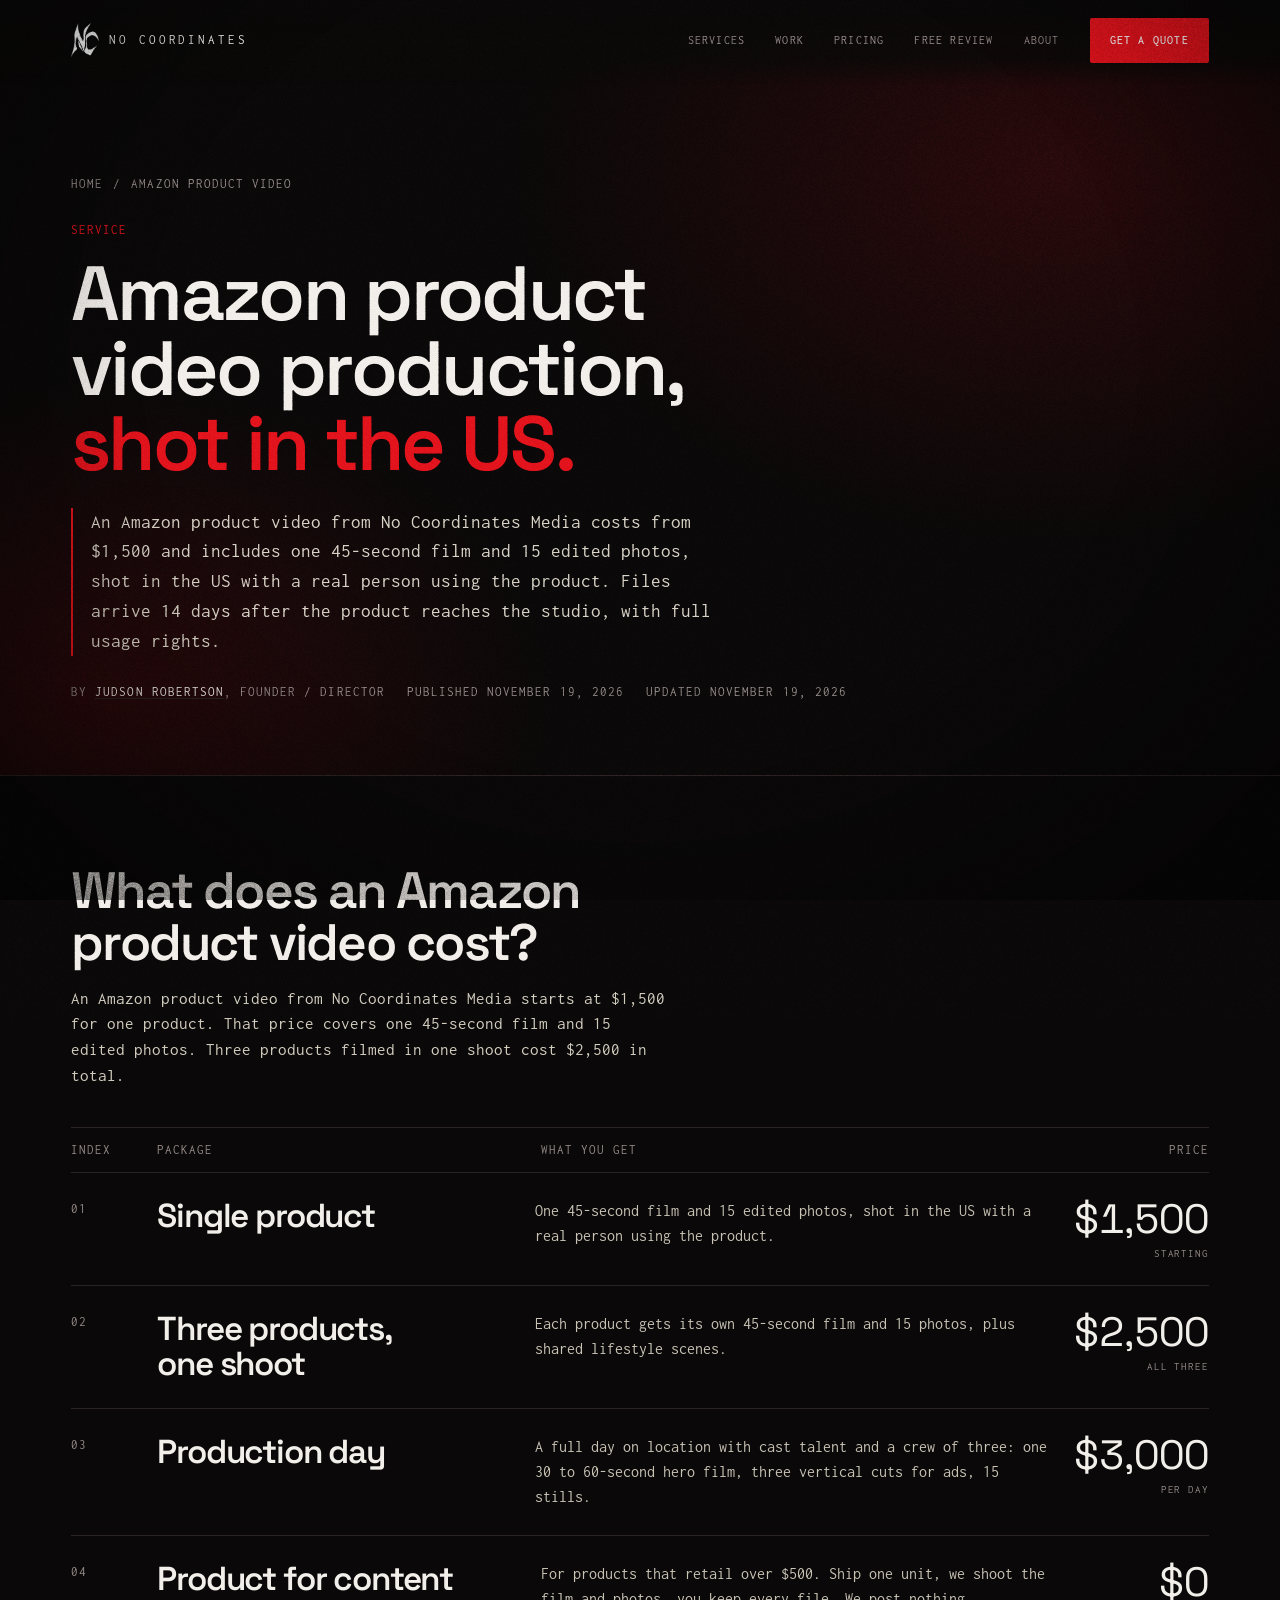
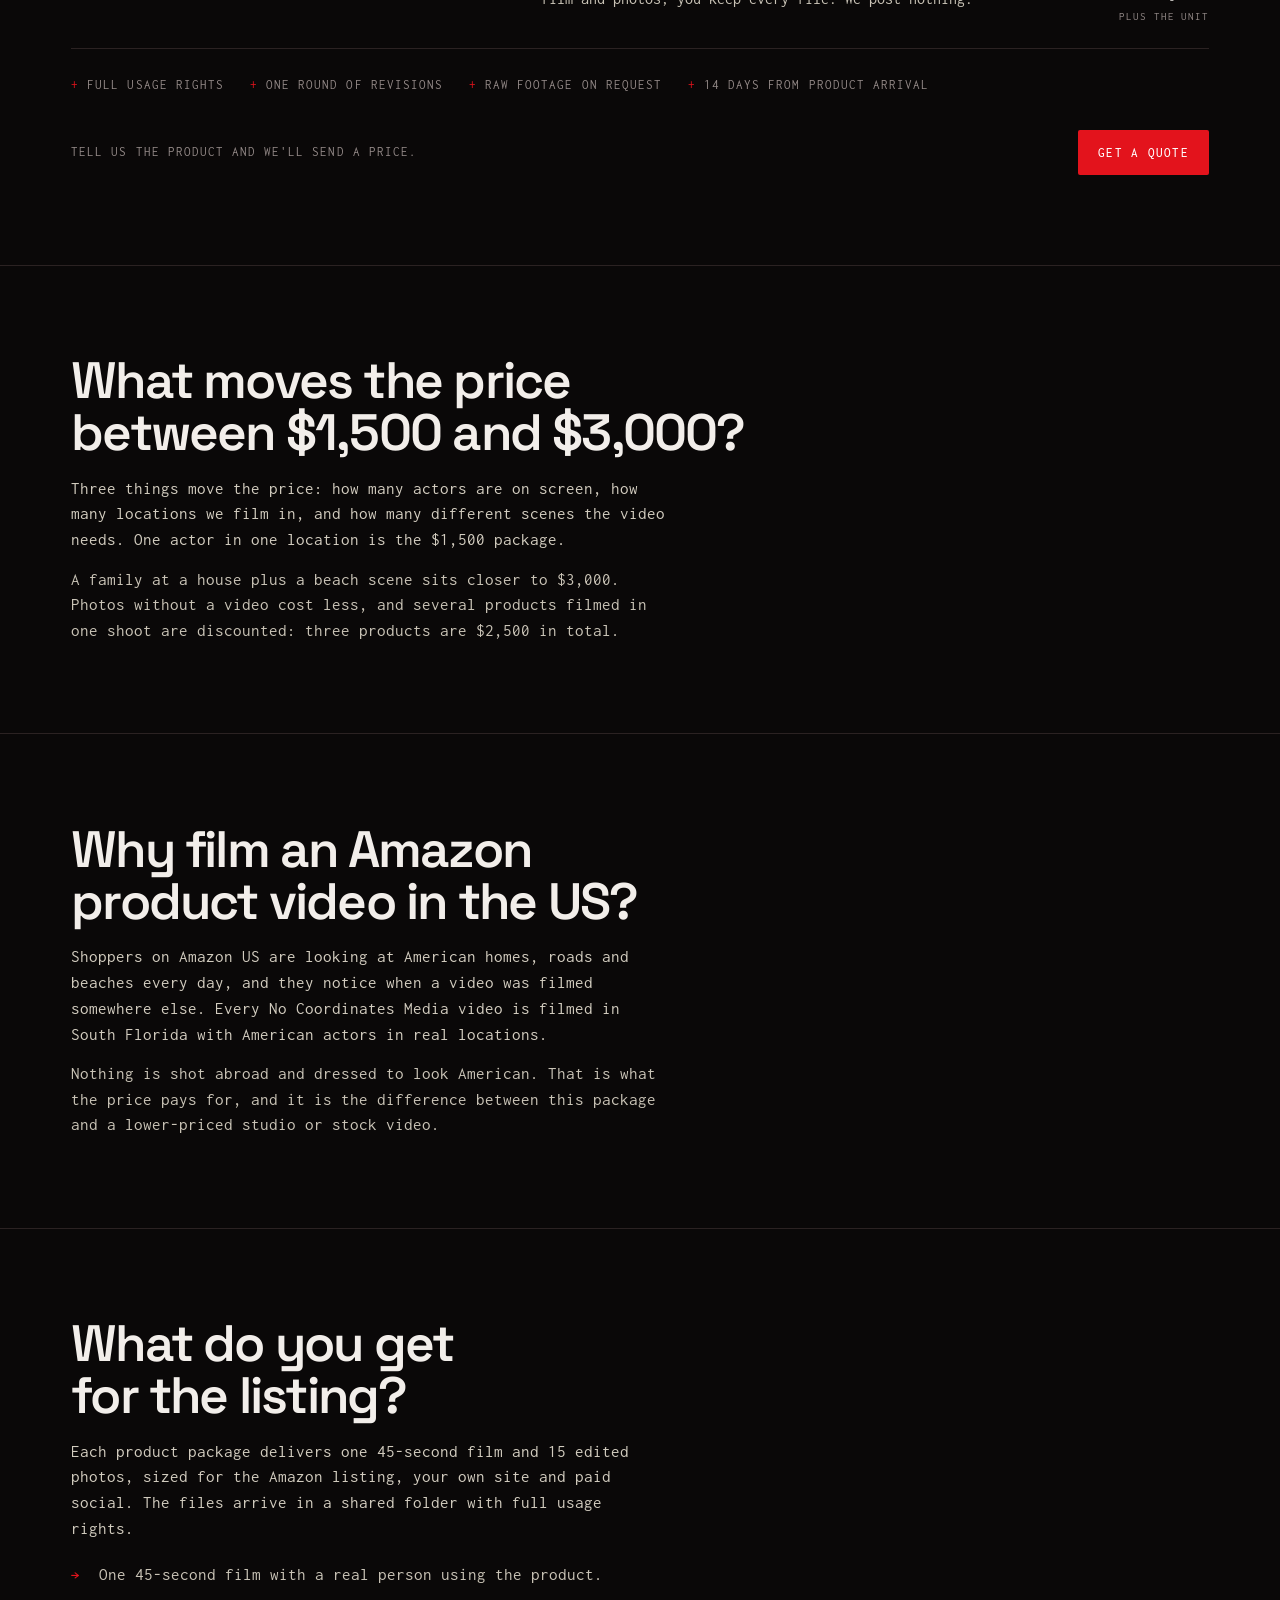
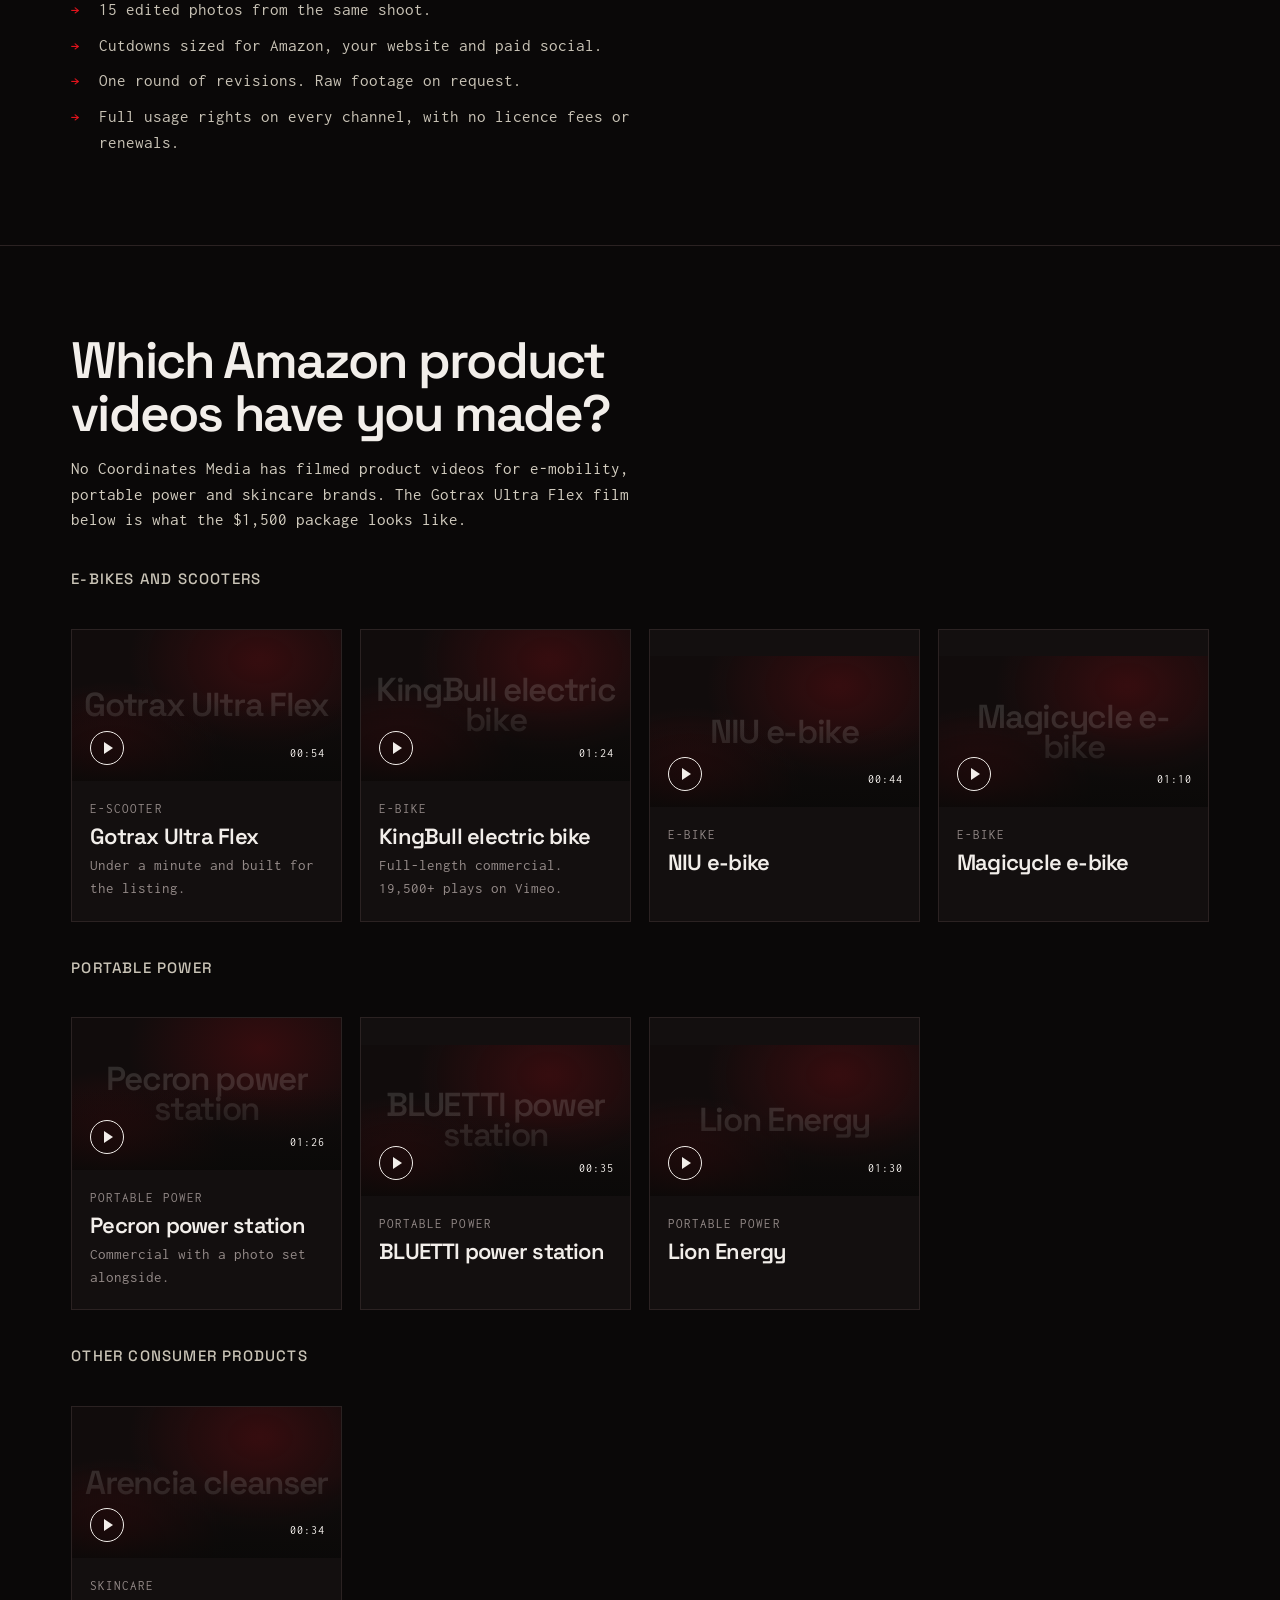
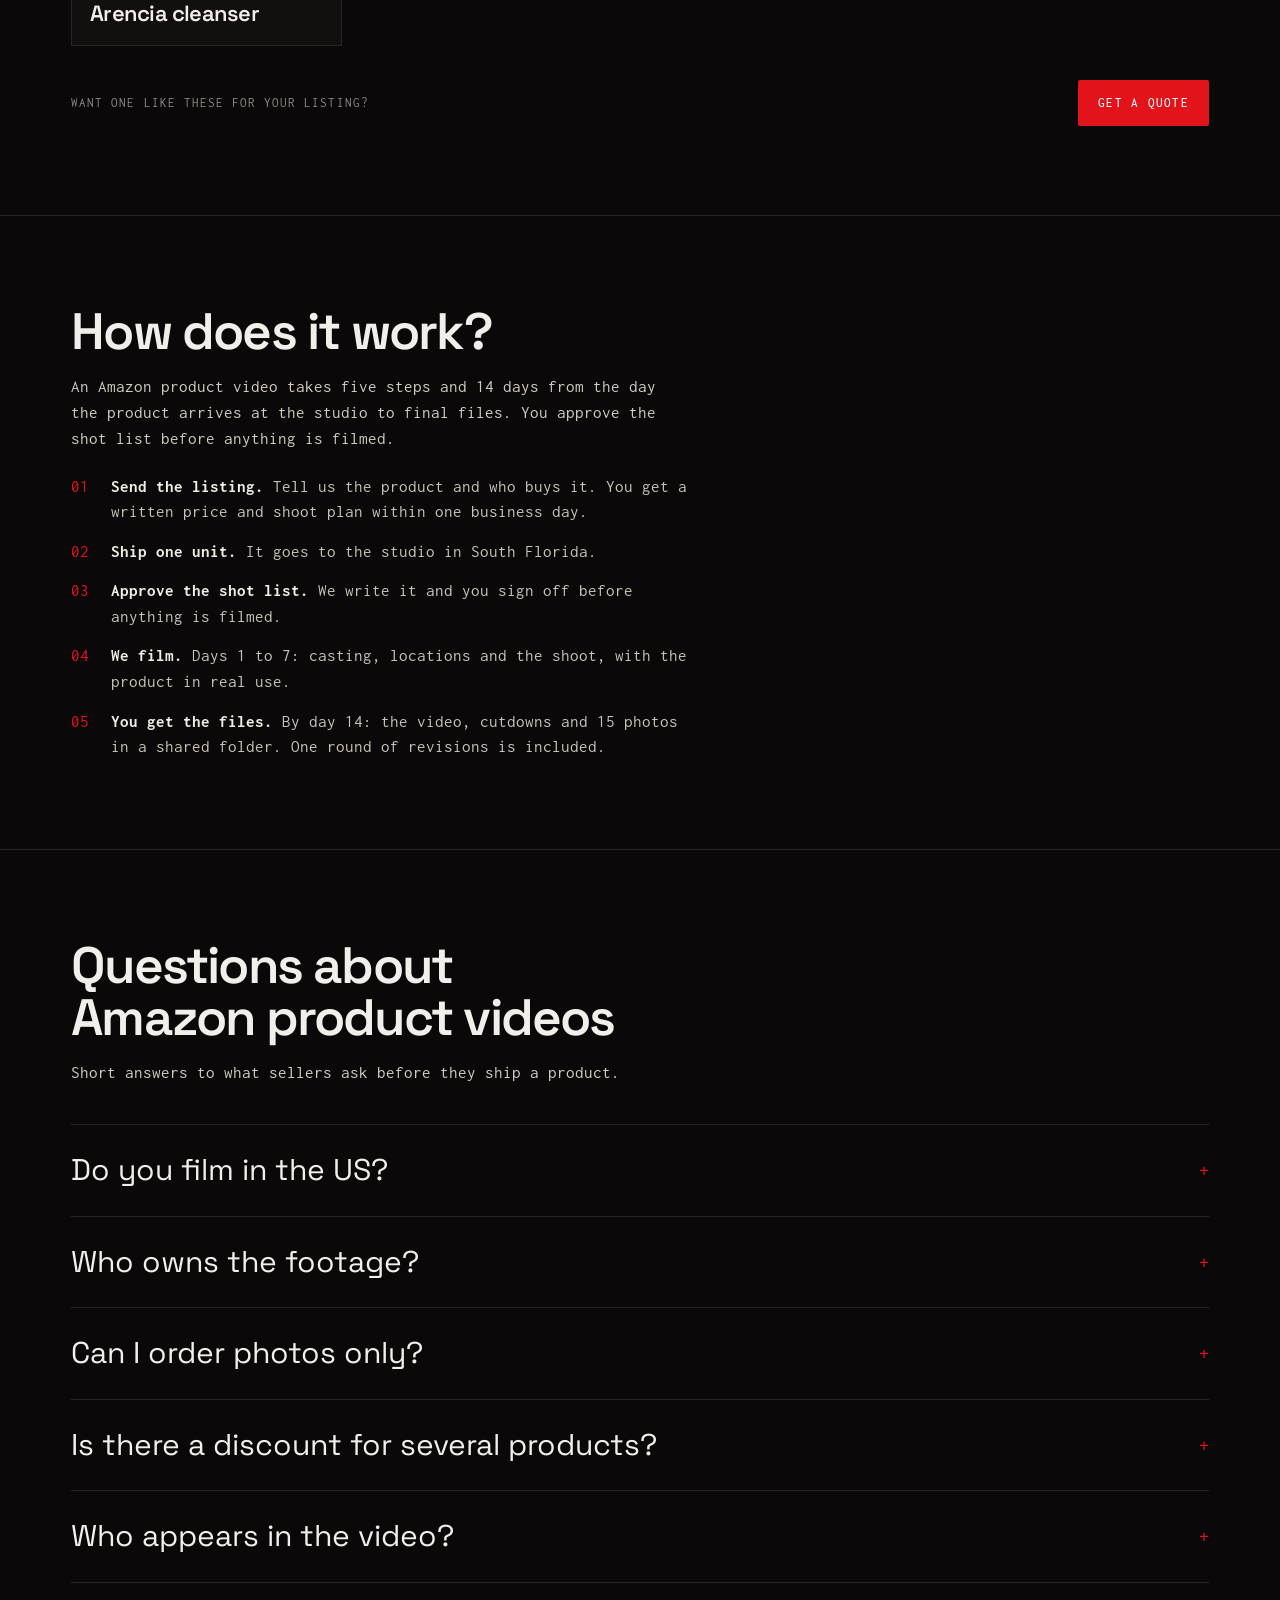
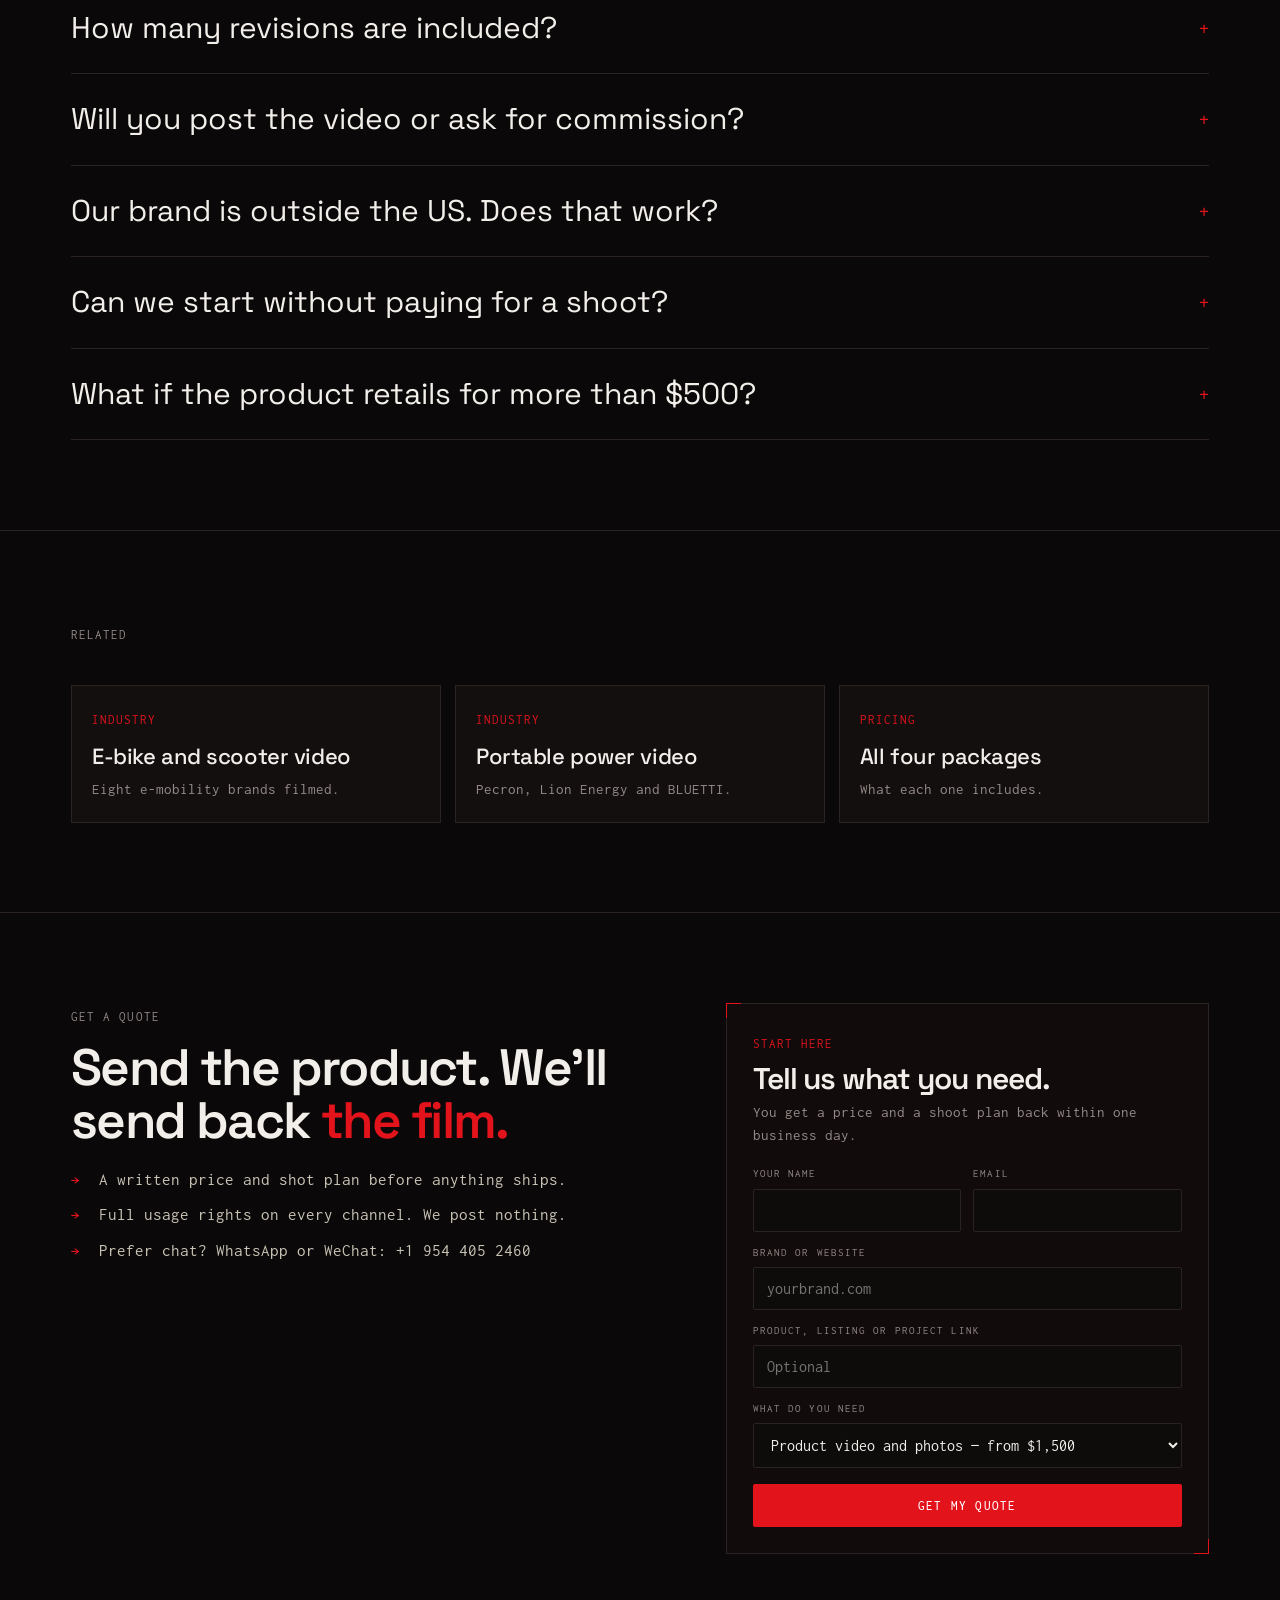
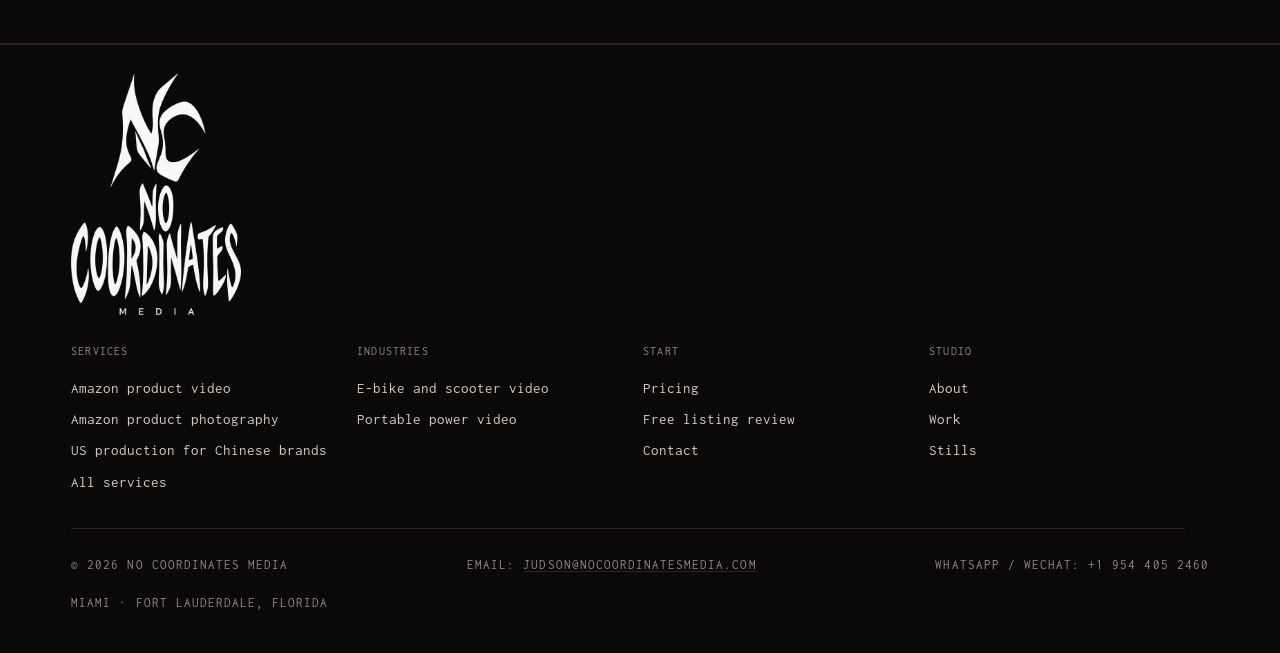
<file: amazon-product-video.html>
<!DOCTYPE html>
<html lang="en">
<head>
<meta charset="utf-8">
<meta name="viewport" content="width=device-width, initial-scale=1">
<title>Amazon Product Video Production in the US, From $1,500</title>
<meta name="description" content="Amazon product video production in the US: one 45-second video and 15 photos from $1,500, with American actors and real locations. Files in 14 days.">
<link rel="canonical" href="https://nocoordinatesmedia.com/amazon-product-video">
<link rel="icon" href="/favicon.ico" sizes="any">
<link rel="icon" type="image/png" sizes="32x32" href="/img/icon-32.png">
<link rel="apple-touch-icon" href="/apple-touch-icon.png">
<meta property="og:type" content="website">
<meta property="og:title" content="Amazon Product Video Production in the US, From $1,500">
<meta property="og:description" content="Amazon product video production in the US: one 45-second video and 15 photos from $1,500, with American actors and real locations. Files in 14 days.">
<meta property="og:url" content="https://nocoordinatesmedia.com/amazon-product-video">
<meta property="og:image" content="https://nocoordinatesmedia.com/img/og.jpg">
<link rel="preconnect" href="https://fonts.googleapis.com">
<link rel="preconnect" href="https://fonts.gstatic.com" crossorigin>
<link href="https://fonts.googleapis.com/css2?family=Space+Grotesk:wght@400;500;600;700&family=Inconsolata:wght@400;500;600&display=swap" rel="stylesheet">
<link rel="stylesheet" href="/site.css">
<script type="application/ld+json">{"@context": "https://schema.org", "@graph": [{"@type": "Organization", "@id": "https://nocoordinatesmedia.com/#org", "name": "No Coordinates Media", "url": "https://nocoordinatesmedia.com/", "logo": "https://nocoordinatesmedia.com/img/og.jpg", "email": "judson@nocoordinatesmedia.com", "telephone": "+1-954-405-2460"}, {"@type": "Person", "@id": "https://nocoordinatesmedia.com/about#judson", "name": "Judson Robertson", "jobTitle": "Founder and Director", "url": "https://nocoordinatesmedia.com/about", "worksFor": {"@id": "https://nocoordinatesmedia.com/#org"}}, {"@type": "BreadcrumbList", "itemListElement": [{"@type": "ListItem", "position": 1, "name": "Home", "item": "https://nocoordinatesmedia.com/"}, {"@type": "ListItem", "position": 2, "name": "Amazon product video", "item": "https://nocoordinatesmedia.com/amazon-product-video"}]}, {"@type": "WebPage", "@id": "https://nocoordinatesmedia.com/amazon-product-video", "url": "https://nocoordinatesmedia.com/amazon-product-video", "name": "Amazon Product Video Production in the US, From $1,500", "description": "Amazon product video production in the US: one 45-second video and 15 photos from $1,500, with American actors and real locations. Files in 14 days.", "datePublished": "2026-11-19", "dateModified": "2026-11-19", "author": {"@id": "https://nocoordinatesmedia.com/about#judson"}, "publisher": {"@id": "https://nocoordinatesmedia.com/#org"}}, {"@type": "Service", "name": "Amazon product video and photography", "serviceType": "Product video production", "provider": {"@id": "https://nocoordinatesmedia.com/#org"}, "areaServed": "United States", "url": "https://nocoordinatesmedia.com/amazon-product-video", "offers": {"@type": "Offer", "price": "1500", "priceCurrency": "USD"}}]}</script>
</head>
<body>
<div id="grain" aria-hidden="true"></div>
<div class="vignette" aria-hidden="true"></div>
<header class="nav">
  <div class="wrap">
    <a class="mark" href="/" aria-label="No Coordinates Media, home"><img src="/img/nc-white.png" alt="" width="28" height="34">No Coordinates</a>
    <nav aria-label="Primary">
      <a href="/#services">Services</a>
      <a href="/#work">Work</a>
      <a href="/pricing">Pricing</a>
      <a href="/free-listing-review">Free review</a>
      <a href="/about">About</a>
      <a class="btn" href="#brief">Get a quote</a>
    </nav>
  </div>
</header>
<main>
<section class="phero">
  <div class="wrap">
    <div class="crumbs mono"><a href="/">Home</a><span>/</span><span>Amazon product video</span></div>
    <span class="mono tally">Service</span>
    <h1 style="margin-top:14px">Amazon product video production, <em>shot in the US.</em></h1>
    <p class="answer">An Amazon product video from No Coordinates Media costs from $1,500 and includes one 45-second film and 15 edited photos, shot in the US with a real person using the product. Files arrive 14 days after the product reaches the studio, with full usage rights.</p>
    <div class="byline mono"><span>By <a href="/about">Judson Robertson</a>, Founder / Director</span><span>Published November 19, 2026</span><span>Updated November 19, 2026</span></div>
  </div>
</section>
<section class="sec"><div class="wrap"><h2>What does an Amazon product video cost?</h2><p class="lead-p">An Amazon product video from No Coordinates Media starts at $1,500 for one product. That price covers one 45-second film and 15 edited photos. Three products filmed in one shoot cost $2,500 in total.</p><div class="table"><div class="rowp th mono"><span>Index</span><span>Package</span><span>What you get</span><span style="text-align:right">Price</span></div><div class="rowp"><span class="mono">01</span><h3>Single product</h3><p>One 45-second film and 15 edited photos, shot in the US with a real person using the product.</p><div class="price">$1,500<small>starting</small></div></div><div class="rowp"><span class="mono">02</span><h3>Three products, one shoot</h3><p>Each product gets its own 45-second film and 15 photos, plus shared lifestyle scenes.</p><div class="price">$2,500<small>all three</small></div></div><div class="rowp"><span class="mono">03</span><h3>Production day</h3><p>A full day on location with cast talent and a crew of three: one 30 to 60-second hero film, three vertical cuts for ads, 15 stills.</p><div class="price">$3,000<small>per day</small></div></div><div class="rowp"><span class="mono">04</span><h3>Product for content</h3><p>For products that retail over $500. Ship one unit, we shoot the film and photos, you keep every file. We post nothing.</p><div class="price">$0<small>plus the unit</small></div></div></div><div class="incl mono"><span>Full usage rights</span><span>One round of revisions</span><span>Raw footage on request</span><span>14 days from product arrival</span></div><div class="cta-row"><span class="mono">Tell us the product and we'll send a price.</span><a class="btn" href="#brief">Get a quote</a></div></div></section><section class="sec"><div class="wrap"><h2>What moves the price between $1,500 and $3,000?</h2><p class="lead-p">Three things move the price: how many actors are on screen, how many locations we film in, and how many different scenes the video needs. One actor in one location is the $1,500 package.</p><p class="more-p">A family at a house plus a beach scene sits closer to $3,000. Photos without a video cost less, and several products filmed in one shoot are discounted: three products are $2,500 in total.</p></div></section><section class="sec"><div class="wrap"><h2>Why film an Amazon product video in the US?</h2><p class="lead-p">Shoppers on Amazon US are looking at American homes, roads and beaches every day, and they notice when a video was filmed somewhere else. Every No Coordinates Media video is filmed in South Florida with American actors in real locations.</p><p class="more-p">Nothing is shot abroad and dressed to look American. That is what the price pays for, and it is the difference between this package and a lower-priced studio or stock video.</p></div></section><section class="sec"><div class="wrap"><h2>What do you get for the listing?</h2><p class="lead-p">Each product package delivers one 45-second film and 15 edited photos, sized for the Amazon listing, your own site and paid social. The files arrive in a shared folder with full usage rights.</p><ul class="plain"><li>One 45-second film with a real person using the product.</li><li>15 edited photos from the same shoot.</li><li>Cutdowns sized for Amazon, your website and paid social.</li><li>One round of revisions. Raw footage on request.</li><li>Full usage rights on every channel, with no licence fees or renewals.</li></ul></div></section><section class="sec"><div class="wrap"><h2>Which Amazon product videos have you made?</h2><p class="lead-p">No Coordinates Media has filmed product videos for e-mobility, portable power and skincare brands. The Gotrax Ultra Flex film below is what the $1,500 package looks like.</p><h3 class="sub-h">E-bikes and scooters</h3><div class="cases"><button class="film s" data-id="883393225" data-th="1751887747-4f6741284a0d291ae89882f51ce8fa3597d952cc3a9d2879460d5a8a84ea03e1"><div class="frame"><img alt="Gotrax Ultra Flex film" loading="lazy"><div class="ghost-title">Gotrax Ultra Flex</div><span class="play"><i></i></span><span class="tc">00:54</span></div><div class="meta"><span class="mono">E-scooter</span><h3>Gotrax Ultra Flex</h3><p>Under a minute and built for the listing.</p></div></button><button class="film s" data-id="896634422" data-th="1771986877-967d1321a3921c7cbe5b8b3ecadf9b941acf12a2223a69749c1662d6010b2c96"><div class="frame"><img alt="KingBull electric bike film" loading="lazy"><div class="ghost-title">KingBull electric bike</div><span class="play"><i></i></span><span class="tc">01:24</span></div><div class="meta"><span class="mono">E-bike</span><h3>KingBull electric bike</h3><p>Full-length commercial. 19,500+ plays on Vimeo.</p></div></button><button class="film s" data-id="902308658" data-th="1782164743-14c08aaaffe4a89cd37b20da26b62422b0379ada64bfb9dd537eb8a711dd62bc"><div class="frame"><img alt="NIU e-bike film" loading="lazy"><div class="ghost-title">NIU e-bike</div><span class="play"><i></i></span><span class="tc">00:44</span></div><div class="meta"><span class="mono">E-bike</span><h3>NIU e-bike</h3></div></button><button class="film s" data-id="876515274" data-th="1741477199-e266539a0e0712d37e2632766eff2f725c56313b88b23106cadf64efb56c093a"><div class="frame"><img alt="Magicycle e-bike film" loading="lazy"><div class="ghost-title">Magicycle e-bike</div><span class="play"><i></i></span><span class="tc">01:10</span></div><div class="meta"><span class="mono">E-bike</span><h3>Magicycle e-bike</h3></div></button></div><h3 class="sub-h">Portable power</h3><div class="cases"><button class="film s" data-id="982165850" data-th="1897528096-fde7b7356512d425754874e8811c3e51fc66b2af3d922b59e96333ba2c61fed9"><div class="frame"><img alt="Pecron power station film" loading="lazy"><div class="ghost-title">Pecron power station</div><span class="play"><i></i></span><span class="tc">01:26</span></div><div class="meta"><span class="mono">Portable power</span><h3>Pecron power station</h3><p>Commercial with a photo set alongside.</p></div></button><button class="film s" data-id="808837030" data-th="1633886924-c111b56d920fc7816a312b0f5c321858f63d2328c56200f7788c5477a302cc28"><div class="frame"><img alt="BLUETTI power station film" loading="lazy"><div class="ghost-title">BLUETTI power station</div><span class="play"><i></i></span><span class="tc">00:35</span></div><div class="meta"><span class="mono">Portable power</span><h3>BLUETTI power station</h3></div></button><button class="film s" data-id="892026877" data-th="1764995906-9167cb472b6863409585a8be9795b0875e2cec688bc148282a1b9533bba69f25"><div class="frame"><img alt="Lion Energy film" loading="lazy"><div class="ghost-title">Lion Energy</div><span class="play"><i></i></span><span class="tc">01:30</span></div><div class="meta"><span class="mono">Portable power</span><h3>Lion Energy</h3></div></button></div><h3 class="sub-h">Other consumer products</h3><div class="cases"><button class="film s" data-id="808860332" data-th="1633911783-3b6843256d510e82990cc87b4f0545c6698a31ec866eac4561061fa56f31978f"><div class="frame"><img alt="Arencia cleanser film" loading="lazy"><div class="ghost-title">Arencia cleanser</div><span class="play"><i></i></span><span class="tc">00:34</span></div><div class="meta"><span class="mono">Skincare</span><h3>Arencia cleanser</h3></div></button></div><div class="cta-row"><span class="mono">Want one like these for your listing?</span><a class="btn" href="#brief">Get a quote</a></div></div></section><section class="sec"><div class="wrap"><h2>How does it work?</h2><p class="lead-p">An Amazon product video takes five steps and 14 days from the day the product arrives at the studio to final files. You approve the shot list before anything is filmed.</p><ol class="num"><li><span><b>Send the listing.</b> Tell us the product and who buys it. You get a written price and shoot plan within one business day.</span></li><li><span><b>Ship one unit.</b> It goes to the studio in South Florida.</span></li><li><span><b>Approve the shot list.</b> We write it and you sign off before anything is filmed.</span></li><li><span><b>We film.</b> Days 1 to 7: casting, locations and the shoot, with the product in real use.</span></li><li><span><b>You get the files.</b> By day 14: the video, cutdowns and 15 photos in a shared folder. One round of revisions is included.</span></li></ol></div></section><section class="sec"><div class="wrap"><h2>Questions about Amazon product videos</h2><p class="lead-p">Short answers to what sellers ask before they ship a product.</p><div class="faqs"><details><summary>Do you film in the US?</summary><p>Yes. Every film is shot in Miami and South Florida with people and locations American buyers recognise.</p></details><details><summary>Who owns the footage?</summary><p>You do. Full usage rights on every channel, with no licence fees or renewals. Raw footage is available on request.</p></details><details><summary>Can I order photos only?</summary><p>Yes. Photos without the video cost less than the $1,500 package. See <a href="/amazon-product-photography">Amazon product photography</a>.</p></details><details><summary>Is there a discount for several products?</summary><p>Yes. Three products filmed in one shoot are $2,500 in total. Send the list for a price on more.</p></details><details><summary>Who appears in the video?</summary><p>American actors cast in South Florida to match the buyer you describe.</p></details><details><summary>How many revisions are included?</summary><p>One round. Raw footage is available on request.</p></details><details><summary>Will you post the video or ask for commission?</summary><p>No. No Coordinates Media is a production studio, not an influencer or affiliate. We post nothing and take no commission.</p></details><details><summary>Our brand is outside the US. Does that work?</summary><p>Yes. You ship one unit and everything else happens by email, WhatsApp or WeChat. See <a href="/us-video-production-for-chinese-brands">US video production for Chinese brands</a>.</p></details><details><summary>Can we start without paying for a shoot?</summary><p>Yes. Send one listing for a <a href="/free-listing-review">free written listing review</a> first.</p></details><details><summary>What if the product retails for more than $500?</summary><p>Ask about product for content: you ship one unit, we shoot the film and photos, and you keep every file.</p></details></div></div></section><section class="sec"><div class="wrap"><span class="mono">Related</span><div class="related"><a href="/e-bike-video-production"><span class="mono tally">Industry</span><b>E-bike and scooter video</b><span class="d">Eight e-mobility brands filmed.</span></a><a href="/portable-power-video-production"><span class="mono tally">Industry</span><b>Portable power video</b><span class="d">Pecron, Lion Energy and BLUETTI.</span></a><a href="/pricing"><span class="mono tally">Pricing</span><b>All four packages</b><span class="d">What each one includes.</span></a></div></div></section>
<section class="sec" id="brief"><div class="wrap quotewrap">
  <div>
    <span class="mono">Get a quote</span>
    <h2 style="margin-top:14px">Send the product. We'll send back <em>the film.</em></h2>
    <ul class="plain">
      <li>A written price and shot plan before anything ships.</li>
      <li>Full usage rights on every channel. We post nothing.</li>
      <li>Prefer chat? WhatsApp or WeChat: +1 954 405 2460</li>
    </ul>
  </div>
  <aside class="brief">
    <span class="mono tally">Start here</span>
    <h2 style="font-size:30px;line-height:1.05;margin:8px 0 6px;max-width:none">Tell us what you need.</h2>
    <p class="sub">You get a price and a shoot plan back within one business day.</p>
    <form data-lead="Quote request" novalidate>
      <div class="two">
        <label>Your name<input name="name" data-label="Name" autocomplete="name" required></label>
        <label>Email<input name="email" data-label="Email" type="email" autocomplete="email" required></label>
      </div>
      <label>Brand or website<input name="brand" data-label="Brand" placeholder="yourbrand.com" required></label>
      <label>Product, listing or project link<input name="link" data-label="Link" placeholder="Optional" inputmode="url"></label>
      <label>What do you need
        <select name="project" data-label="Project">
          <option>Product video and photos — from $1,500</option>
          <option>Three products, one shoot — $2,500</option>
          <option>Corporate or brand film — production day $3,000</option>
          <option>Website or social video</option>
          <option>Product for content (products over $500)</option>
          <option>Not sure yet</option>
        </select>
      </label>
      <button class="btn" type="submit">Get my quote</button>
    </form>
    <div class="result" role="status" aria-live="polite"></div>
  </aside>
</div></section>
</main>
<footer>
  <div class="wrap"><img class="flogo" src="/img/logo-full-white.png" alt="No Coordinates Media" width="492" height="700" loading="lazy"></div>
  <div class="wrap"><nav class="fnav" aria-label="Site pages">
    <div><h3>Services</h3>
      <a href="/amazon-product-video">Amazon product video</a>
      <a href="/amazon-product-photography">Amazon product photography</a>
      <a href="/us-video-production-for-chinese-brands">US production for Chinese brands</a>
      <a href="/#services">All services</a></div>
    <div><h3>Industries</h3>
      <a href="/e-bike-video-production">E-bike and scooter video</a>
      <a href="/portable-power-video-production">Portable power video</a></div>
    <div><h3>Start</h3>
      <a href="/pricing">Pricing</a>
      <a href="/free-listing-review">Free listing review</a>
      <a href="/contact">Contact</a></div>
    <div><h3>Studio</h3>
      <a href="/about">About</a>
      <a href="/#work">Work</a>
      <a href="/#stills">Stills</a></div>
  </nav></div>
  <div class="wrap mono">
    <span>© 2026 No Coordinates Media</span>
    <span>Email: <a href="mailto:judson@nocoordinatesmedia.com">judson@nocoordinatesmedia.com</a></span>
    <span>WhatsApp / WeChat: +1 954 405 2460</span>
    <span>Miami · Fort Lauderdale, Florida</span>
  </div>
</footer>
<div id="player" role="dialog" aria-modal="true" aria-label="Film player">
  <button class="btn ghost" id="closePlayer" type="button">Close</button>
  <div class="box" id="playerBox"></div>
</div>
<script src="/site.js"></script>
</body>
</html>
</file>
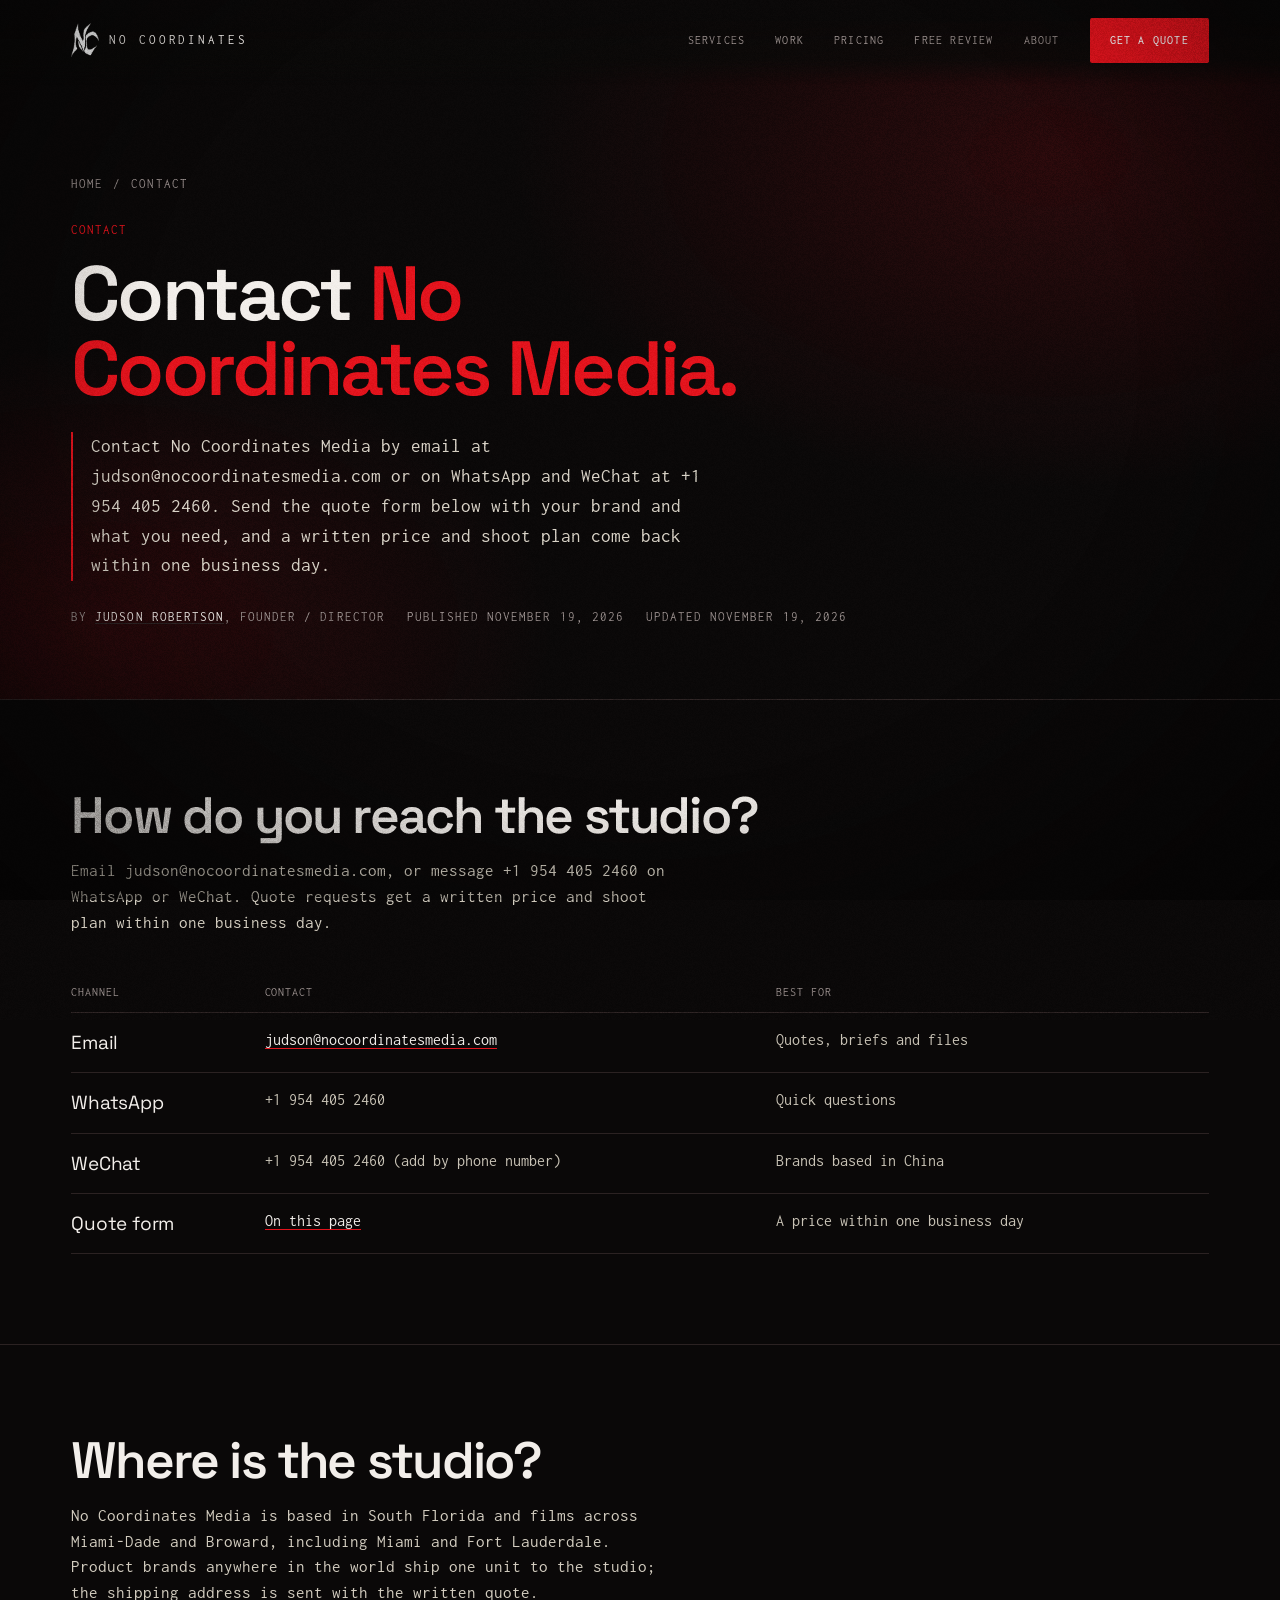
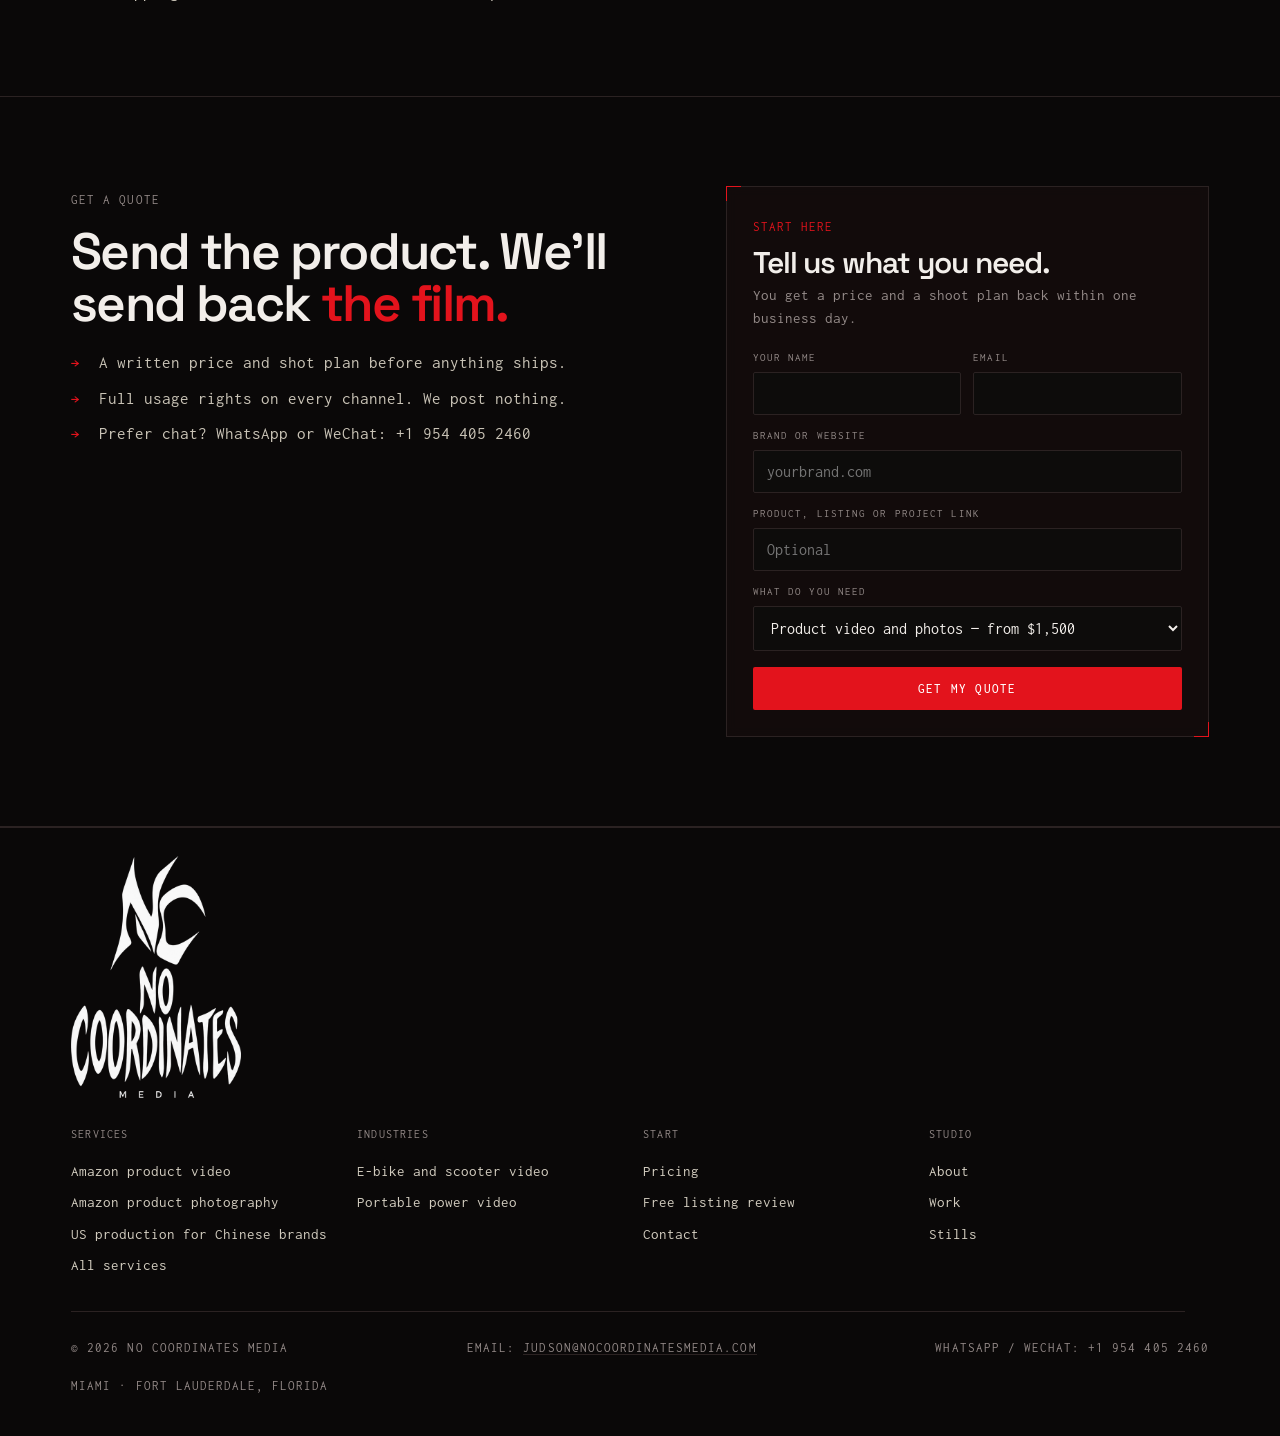
<file: contact.html>
<!DOCTYPE html>
<html lang="en">
<head>
<meta charset="utf-8">
<meta name="viewport" content="width=device-width, initial-scale=1">
<title>Contact No Coordinates Media | Get a Quote</title>
<meta name="description" content="Contact No Coordinates Media for a video production quote. Email, WhatsApp or WeChat. A written price and shoot plan within one business day.">
<link rel="canonical" href="https://nocoordinatesmedia.com/contact">
<link rel="icon" href="/favicon.ico" sizes="any">
<link rel="icon" type="image/png" sizes="32x32" href="/img/icon-32.png">
<link rel="apple-touch-icon" href="/apple-touch-icon.png">
<meta property="og:type" content="website">
<meta property="og:title" content="Contact No Coordinates Media | Get a Quote">
<meta property="og:description" content="Contact No Coordinates Media for a video production quote. Email, WhatsApp or WeChat. A written price and shoot plan within one business day.">
<meta property="og:url" content="https://nocoordinatesmedia.com/contact">
<meta property="og:image" content="https://nocoordinatesmedia.com/img/og.jpg">
<link rel="preconnect" href="https://fonts.googleapis.com">
<link rel="preconnect" href="https://fonts.gstatic.com" crossorigin>
<link href="https://fonts.googleapis.com/css2?family=Space+Grotesk:wght@400;500;600;700&family=Inconsolata:wght@400;500;600&display=swap" rel="stylesheet">
<link rel="stylesheet" href="/site.css">
<script type="application/ld+json">{"@context": "https://schema.org", "@graph": [{"@type": "Organization", "@id": "https://nocoordinatesmedia.com/#org", "name": "No Coordinates Media", "url": "https://nocoordinatesmedia.com/", "logo": "https://nocoordinatesmedia.com/img/og.jpg", "email": "judson@nocoordinatesmedia.com", "telephone": "+1-954-405-2460"}, {"@type": "Person", "@id": "https://nocoordinatesmedia.com/about#judson", "name": "Judson Robertson", "jobTitle": "Founder and Director", "url": "https://nocoordinatesmedia.com/about", "worksFor": {"@id": "https://nocoordinatesmedia.com/#org"}}, {"@type": "BreadcrumbList", "itemListElement": [{"@type": "ListItem", "position": 1, "name": "Home", "item": "https://nocoordinatesmedia.com/"}, {"@type": "ListItem", "position": 2, "name": "Contact", "item": "https://nocoordinatesmedia.com/contact"}]}, {"@type": "WebPage", "@id": "https://nocoordinatesmedia.com/contact", "url": "https://nocoordinatesmedia.com/contact", "name": "Contact No Coordinates Media | Get a Quote", "description": "Contact No Coordinates Media for a video production quote. Email, WhatsApp or WeChat. A written price and shoot plan within one business day.", "datePublished": "2026-11-19", "dateModified": "2026-11-19", "author": {"@id": "https://nocoordinatesmedia.com/about#judson"}, "publisher": {"@id": "https://nocoordinatesmedia.com/#org"}}]}</script>
</head>
<body>
<div id="grain" aria-hidden="true"></div>
<div class="vignette" aria-hidden="true"></div>
<header class="nav">
  <div class="wrap">
    <a class="mark" href="/" aria-label="No Coordinates Media, home"><img src="/img/nc-white.png" alt="" width="28" height="34">No Coordinates</a>
    <nav aria-label="Primary">
      <a href="/#services">Services</a>
      <a href="/#work">Work</a>
      <a href="/pricing">Pricing</a>
      <a href="/free-listing-review">Free review</a>
      <a href="/about">About</a>
      <a class="btn" href="#brief">Get a quote</a>
    </nav>
  </div>
</header>
<main>
<section class="phero">
  <div class="wrap">
    <div class="crumbs mono"><a href="/">Home</a><span>/</span><span>Contact</span></div>
    <span class="mono tally">Contact</span>
    <h1 style="margin-top:14px">Contact <em>No Coordinates Media.</em></h1>
    <p class="answer">Contact No Coordinates Media by email at judson@nocoordinatesmedia.com or on WhatsApp and WeChat at +1 954 405 2460. Send the quote form below with your brand and what you need, and a written price and shoot plan come back within one business day.</p>
    <div class="byline mono"><span>By <a href="/about">Judson Robertson</a>, Founder / Director</span><span>Published November 19, 2026</span><span>Updated November 19, 2026</span></div>
  </div>
</section>
<section class="sec"><div class="wrap"><h2>How do you reach the studio?</h2><p class="lead-p">Email judson@nocoordinatesmedia.com, or message +1 954 405 2460 on WhatsApp or WeChat. Quote requests get a written price and shoot plan within one business day.</p><div class="tablewrap"><table class="dt"><thead><tr><th>Channel</th><th>Contact</th><th>Best for</th></tr></thead><tbody><tr><td>Email</td><td><a href="mailto:judson@nocoordinatesmedia.com">judson@nocoordinatesmedia.com</a></td><td>Quotes, briefs and files</td></tr><tr><td>WhatsApp</td><td>+1 954 405 2460</td><td>Quick questions</td></tr><tr><td>WeChat</td><td>+1 954 405 2460 (add by phone number)</td><td>Brands based in China</td></tr><tr><td>Quote form</td><td><a href="#brief">On this page</a></td><td>A price within one business day</td></tr></tbody></table></div></div></section><section class="sec"><div class="wrap"><h2>Where is the studio?</h2><p class="lead-p">No Coordinates Media is based in South Florida and films across Miami-Dade and Broward, including Miami and Fort Lauderdale. Product brands anywhere in the world ship one unit to the studio; the shipping address is sent with the written quote.</p></div></section>
<section class="sec" id="brief"><div class="wrap quotewrap">
  <div>
    <span class="mono">Get a quote</span>
    <h2 style="margin-top:14px">Send the product. We'll send back <em>the film.</em></h2>
    <ul class="plain">
      <li>A written price and shot plan before anything ships.</li>
      <li>Full usage rights on every channel. We post nothing.</li>
      <li>Prefer chat? WhatsApp or WeChat: +1 954 405 2460</li>
    </ul>
  </div>
  <aside class="brief">
    <span class="mono tally">Start here</span>
    <h2 style="font-size:30px;line-height:1.05;margin:8px 0 6px;max-width:none">Tell us what you need.</h2>
    <p class="sub">You get a price and a shoot plan back within one business day.</p>
    <form data-lead="Quote request" novalidate>
      <div class="two">
        <label>Your name<input name="name" data-label="Name" autocomplete="name" required></label>
        <label>Email<input name="email" data-label="Email" type="email" autocomplete="email" required></label>
      </div>
      <label>Brand or website<input name="brand" data-label="Brand" placeholder="yourbrand.com" required></label>
      <label>Product, listing or project link<input name="link" data-label="Link" placeholder="Optional" inputmode="url"></label>
      <label>What do you need
        <select name="project" data-label="Project">
          <option>Product video and photos — from $1,500</option>
          <option>Three products, one shoot — $2,500</option>
          <option>Corporate or brand film — production day $3,000</option>
          <option>Law firm video</option>
          <option>Medical practice video</option>
          <option>Website or social video</option>
          <option>Product for content (products over $500)</option>
          <option>Not sure yet</option>
        </select>
      </label>
      <button class="btn" type="submit">Get my quote</button>
    </form>
    <div class="result" role="status" aria-live="polite"></div>
  </aside>
</div></section>
</main>
<footer>
  <div class="wrap"><img class="flogo" src="/img/logo-full-white.png" alt="No Coordinates Media" width="492" height="700" loading="lazy"></div>
  <div class="wrap"><nav class="fnav" aria-label="Site pages">
    <div><h3>Services</h3>
      <a href="/amazon-product-video">Amazon product video</a>
      <a href="/amazon-product-photography">Amazon product photography</a>
      <a href="/us-video-production-for-chinese-brands">US production for Chinese brands</a>
      <a href="/#services">All services</a></div>
    <div><h3>Industries</h3>
      <a href="/e-bike-video-production">E-bike and scooter video</a>
      <a href="/portable-power-video-production">Portable power video</a></div>
    <div><h3>Start</h3>
      <a href="/pricing">Pricing</a>
      <a href="/free-listing-review">Free listing review</a>
      <a href="/contact">Contact</a></div>
    <div><h3>Studio</h3>
      <a href="/about">About</a>
      <a href="/#work">Work</a>
      <a href="/#stills">Stills</a></div>
  </nav></div>
  <div class="wrap mono">
    <span>© 2026 No Coordinates Media</span>
    <span>Email: <a href="mailto:judson@nocoordinatesmedia.com">judson@nocoordinatesmedia.com</a></span>
    <span>WhatsApp / WeChat: +1 954 405 2460</span>
    <span>Miami · Fort Lauderdale, Florida</span>
  </div>
</footer>
<div id="player" role="dialog" aria-modal="true" aria-label="Film player">
  <button class="btn ghost" id="closePlayer" type="button">Close</button>
  <div class="box" id="playerBox"></div>
</div>
<script src="/site.js"></script>
</body>
</html>
</file>
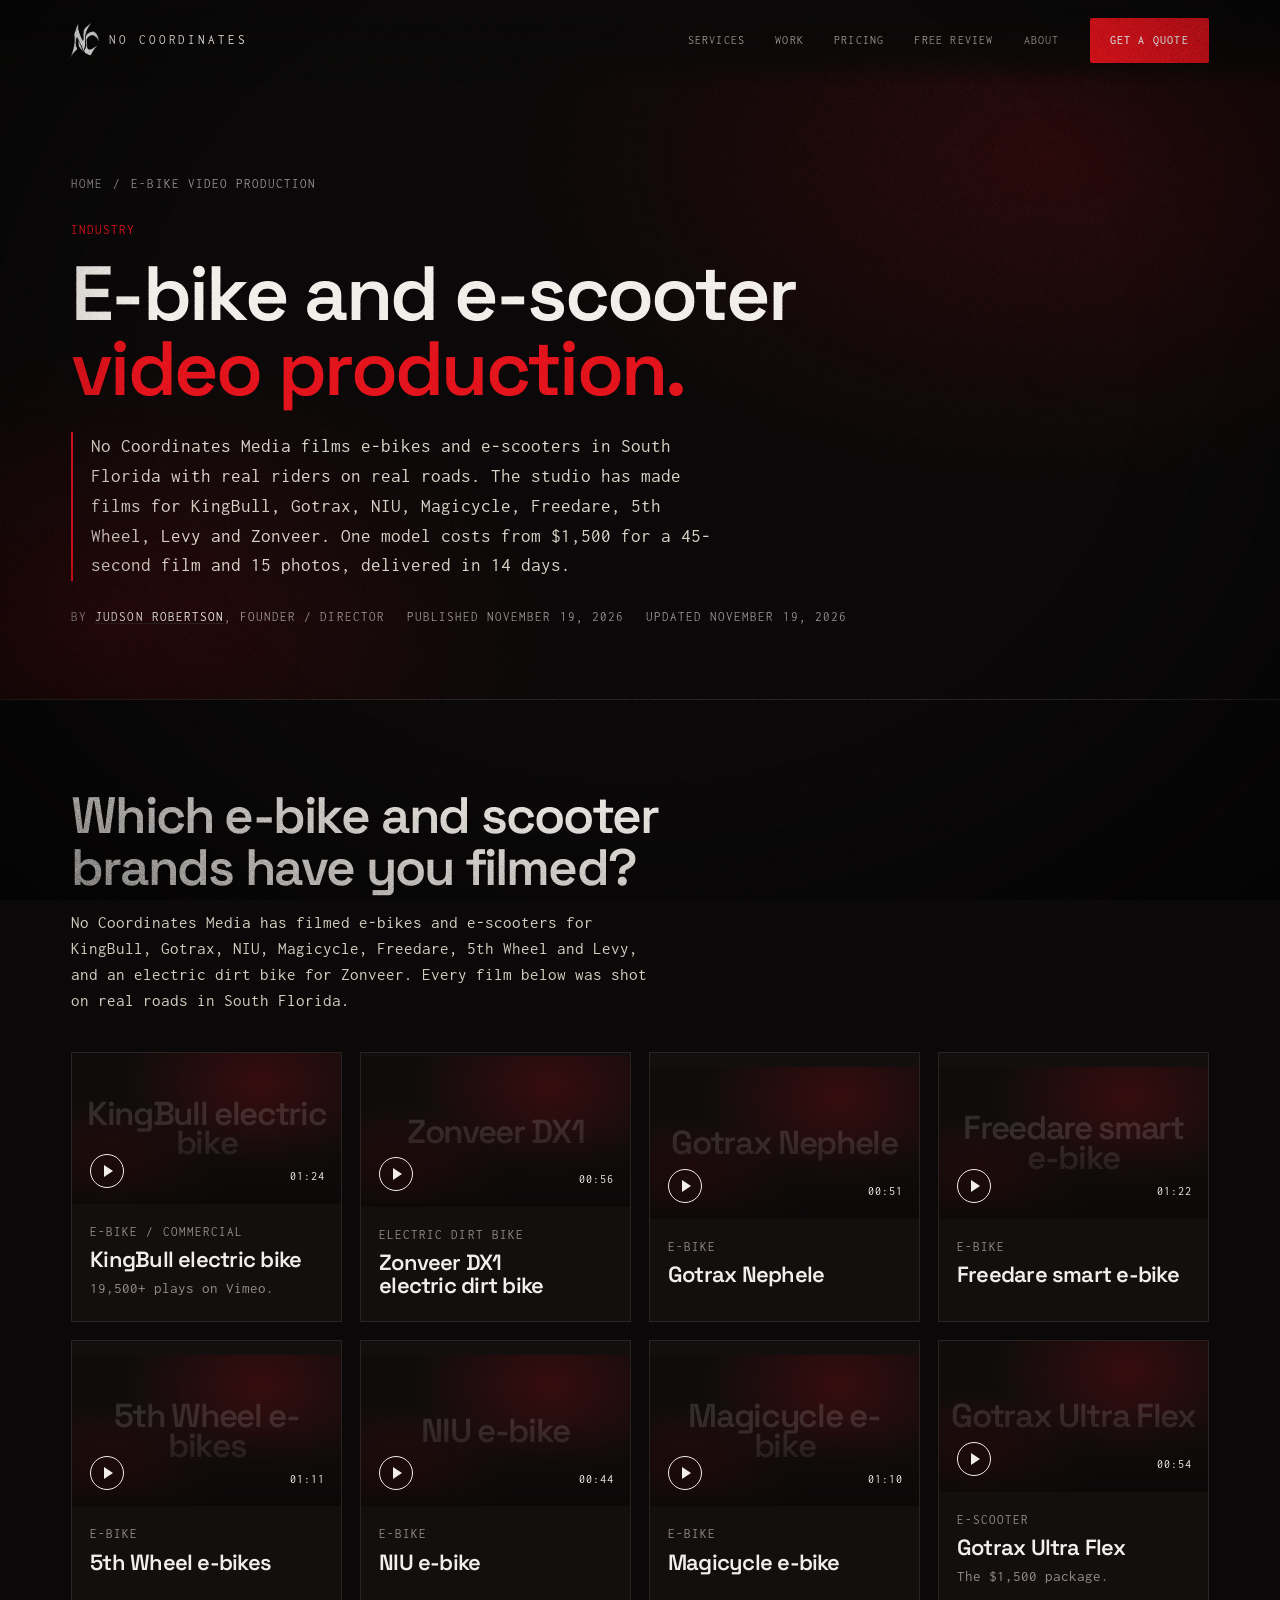
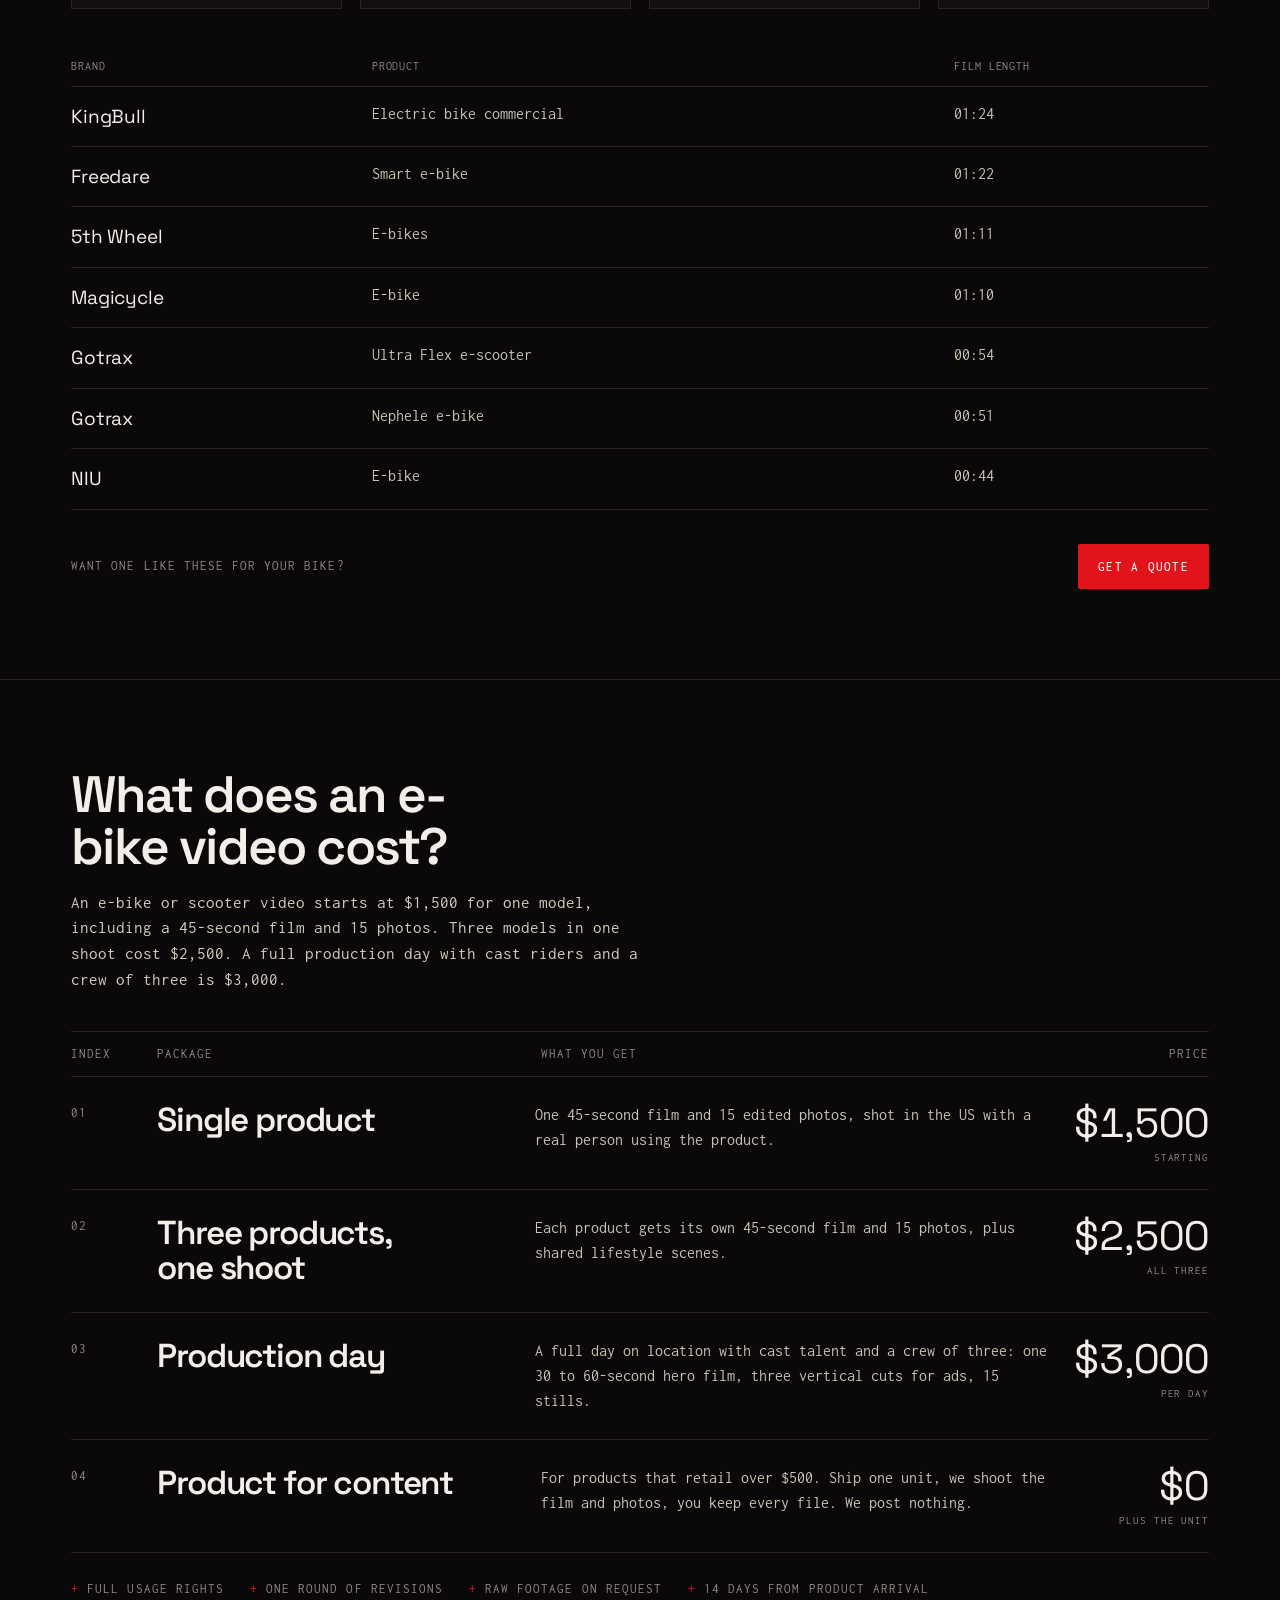
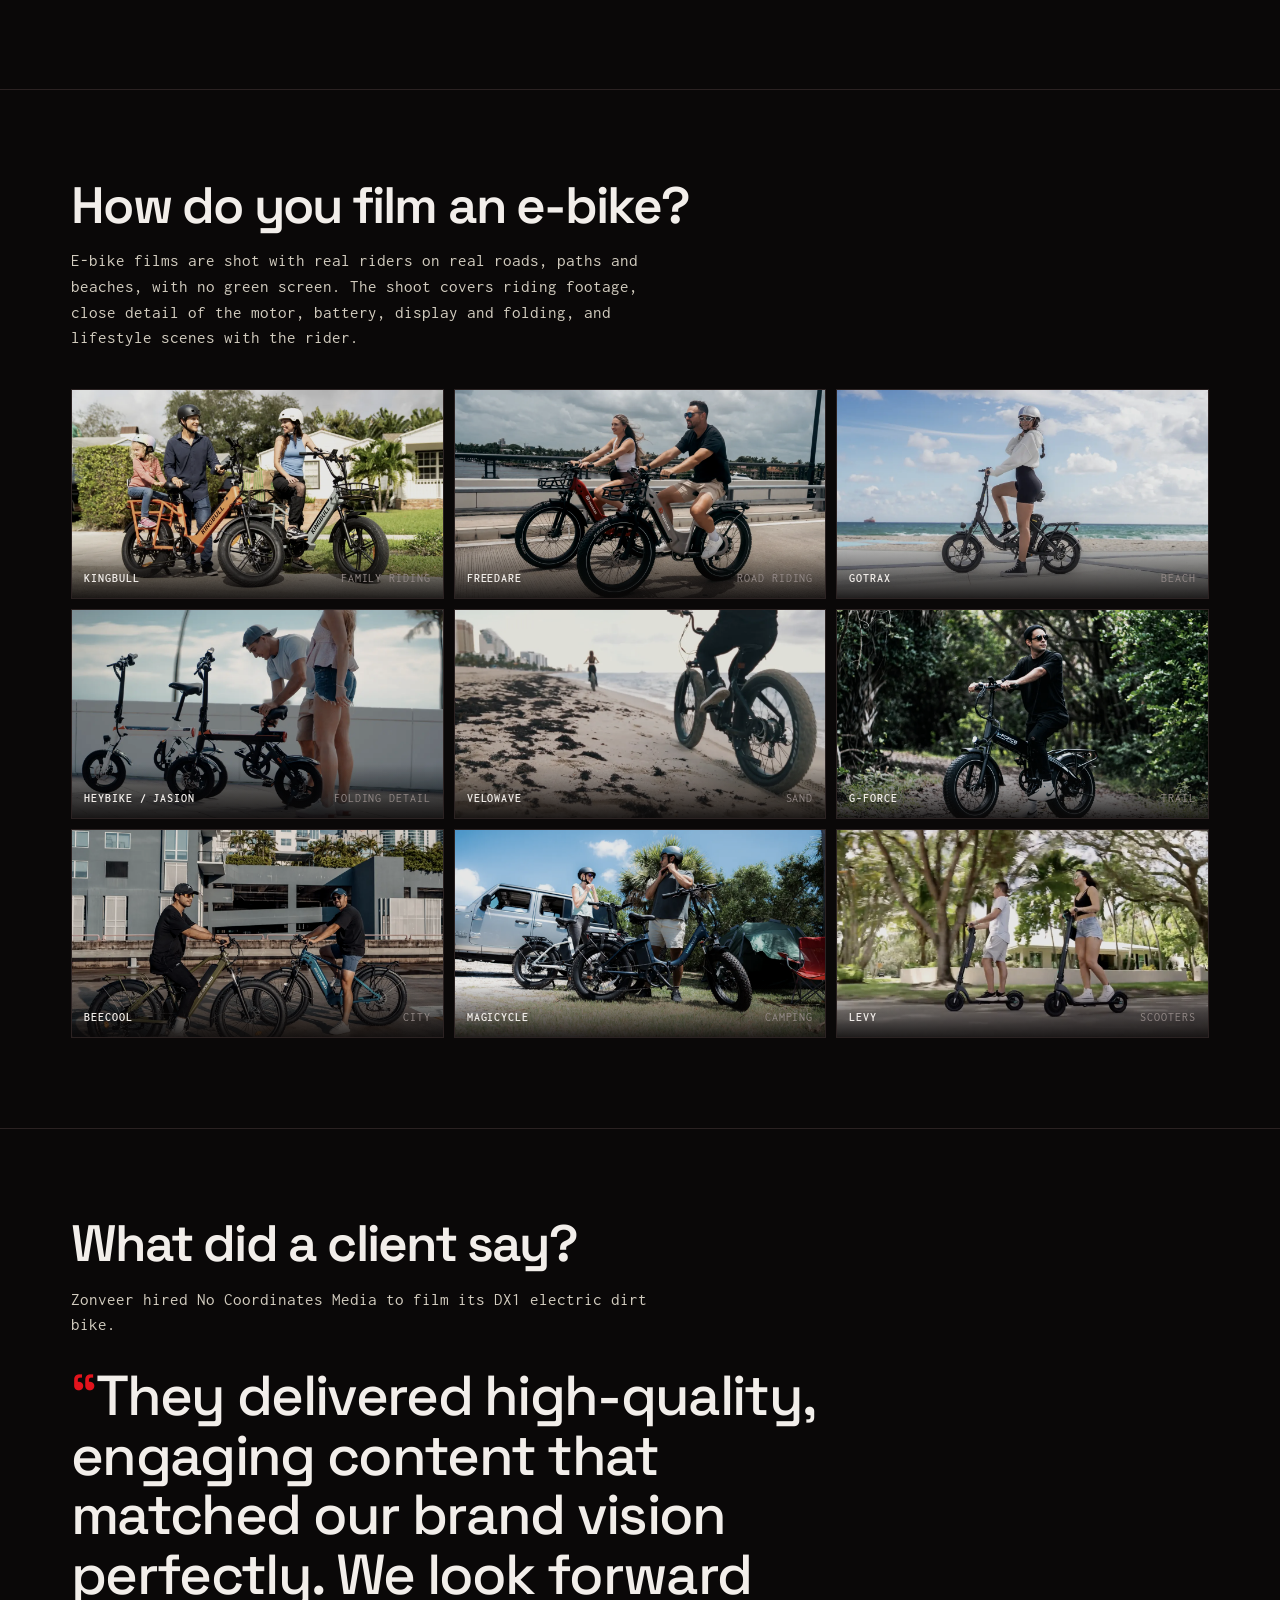
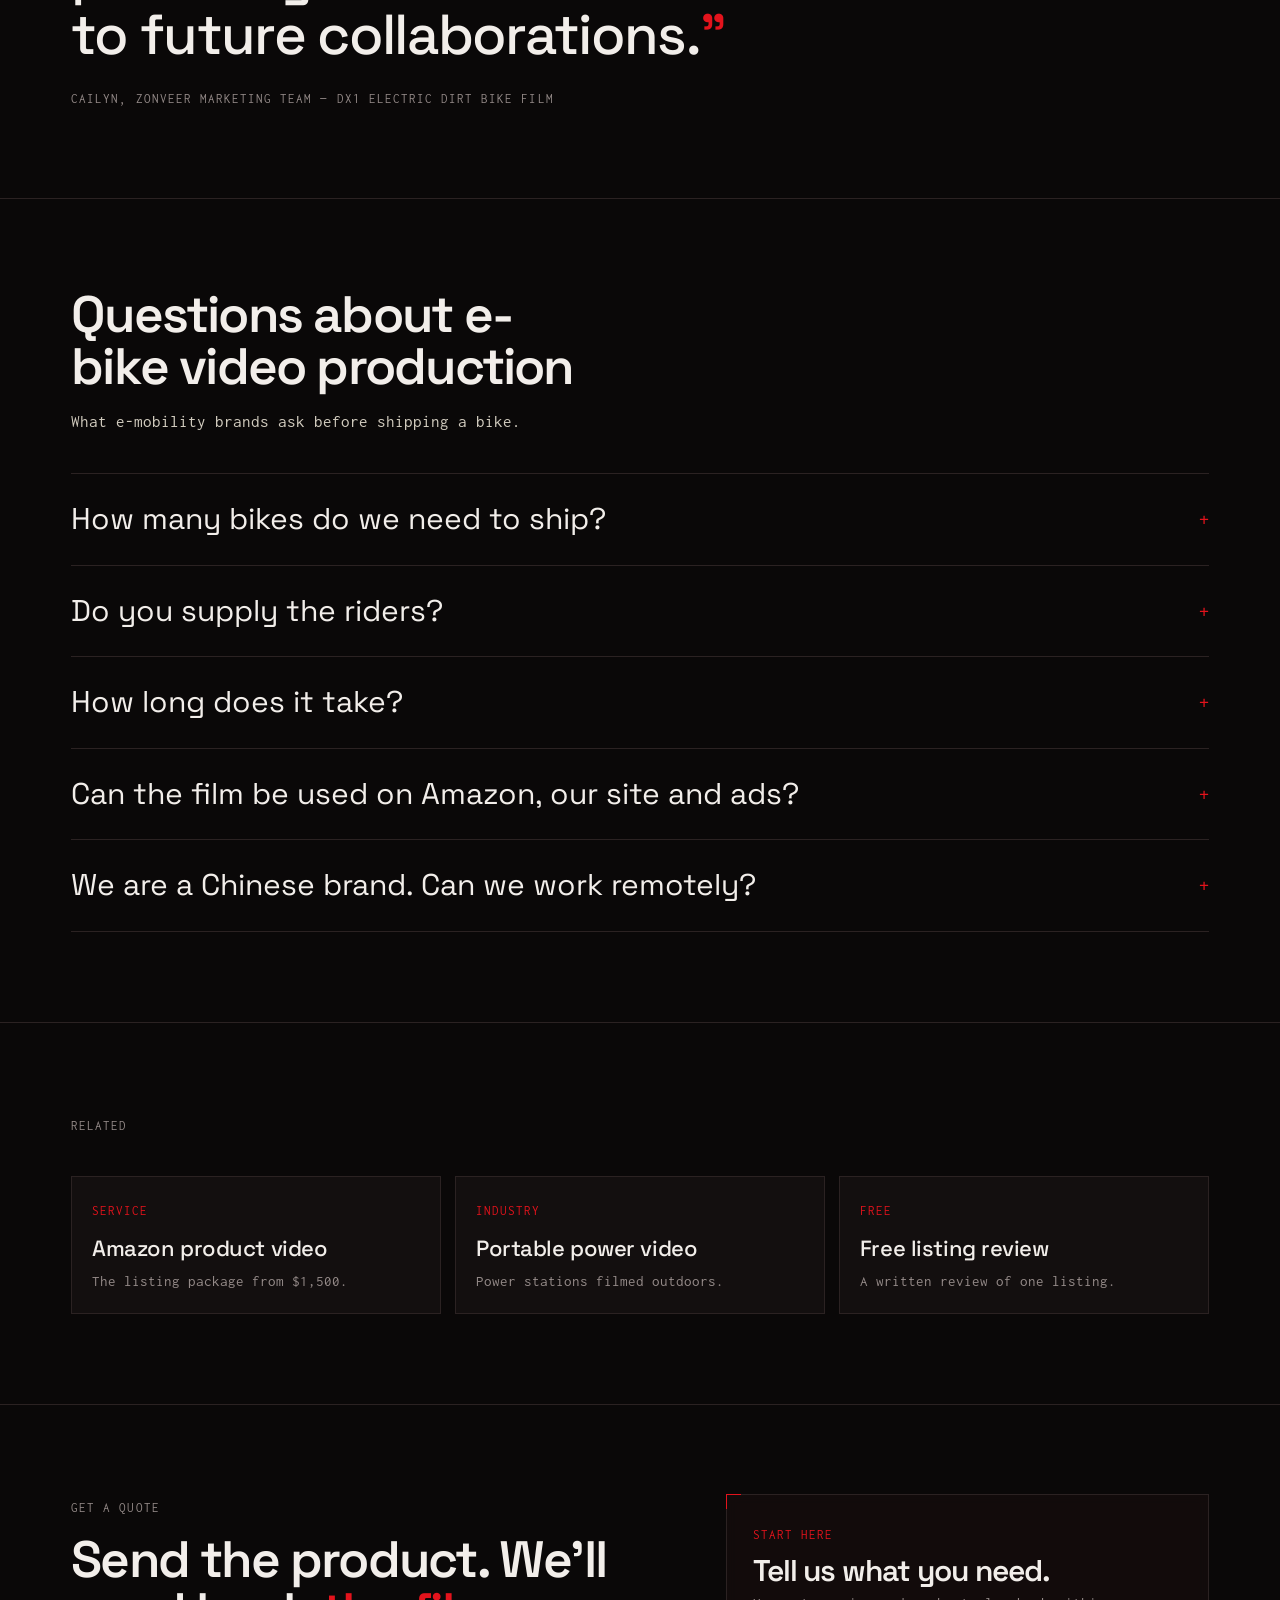
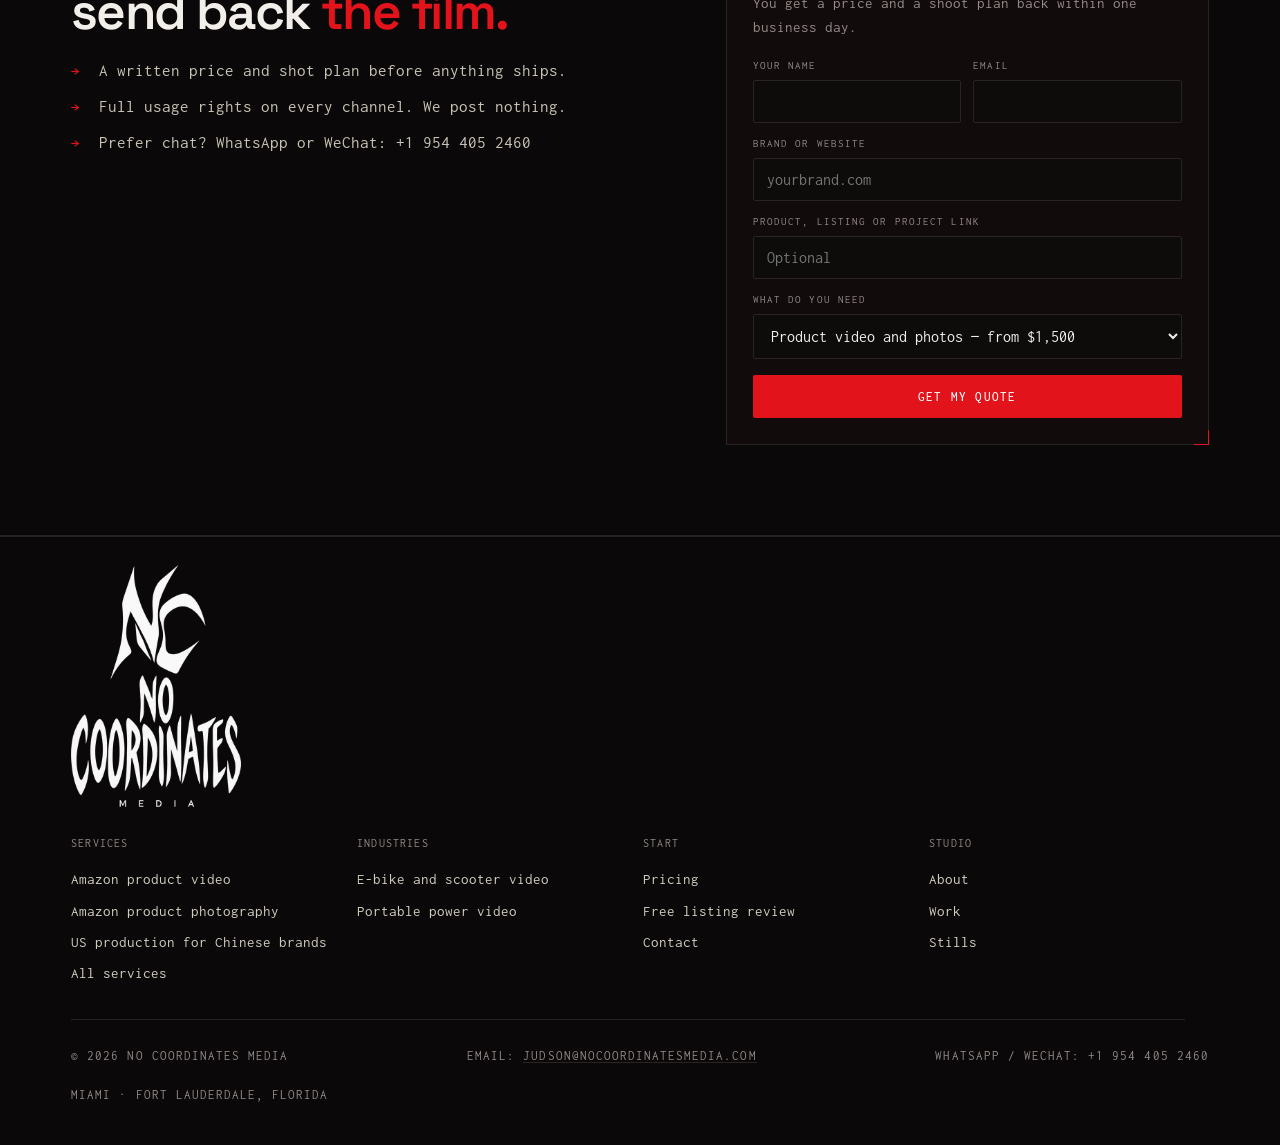
<file: e-bike-video-production.html>
<!DOCTYPE html>
<html lang="en">
<head>
<meta charset="utf-8">
<meta name="viewport" content="width=device-width, initial-scale=1">
<title>E-Bike &amp; Scooter Video Production | No Coordinates</title>
<meta name="description" content="E-bike and e-scooter video production in the US. Films for KingBull, Gotrax, NIU, Magicycle, Freedare and Levy. From $1,500, delivered in 14 days.">
<link rel="canonical" href="https://nocoordinatesmedia.com/e-bike-video-production">
<link rel="icon" href="/favicon.ico" sizes="any">
<link rel="icon" type="image/png" sizes="32x32" href="/img/icon-32.png">
<link rel="apple-touch-icon" href="/apple-touch-icon.png">
<meta property="og:type" content="website">
<meta property="og:title" content="E-Bike &amp; Scooter Video Production | No Coordinates">
<meta property="og:description" content="E-bike and e-scooter video production in the US. Films for KingBull, Gotrax, NIU, Magicycle, Freedare and Levy. From $1,500, delivered in 14 days.">
<meta property="og:url" content="https://nocoordinatesmedia.com/e-bike-video-production">
<meta property="og:image" content="https://nocoordinatesmedia.com/img/og.jpg">
<link rel="preconnect" href="https://fonts.googleapis.com">
<link rel="preconnect" href="https://fonts.gstatic.com" crossorigin>
<link href="https://fonts.googleapis.com/css2?family=Space+Grotesk:wght@400;500;600;700&family=Inconsolata:wght@400;500;600&display=swap" rel="stylesheet">
<link rel="stylesheet" href="/site.css">
<script type="application/ld+json">{"@context": "https://schema.org", "@graph": [{"@type": "Organization", "@id": "https://nocoordinatesmedia.com/#org", "name": "No Coordinates Media", "url": "https://nocoordinatesmedia.com/", "logo": "https://nocoordinatesmedia.com/img/og.jpg", "email": "judson@nocoordinatesmedia.com", "telephone": "+1-954-405-2460"}, {"@type": "Person", "@id": "https://nocoordinatesmedia.com/about#judson", "name": "Judson Robertson", "jobTitle": "Founder and Director", "url": "https://nocoordinatesmedia.com/about", "worksFor": {"@id": "https://nocoordinatesmedia.com/#org"}}, {"@type": "BreadcrumbList", "itemListElement": [{"@type": "ListItem", "position": 1, "name": "Home", "item": "https://nocoordinatesmedia.com/"}, {"@type": "ListItem", "position": 2, "name": "E-bike video production", "item": "https://nocoordinatesmedia.com/e-bike-video-production"}]}, {"@type": "WebPage", "@id": "https://nocoordinatesmedia.com/e-bike-video-production", "url": "https://nocoordinatesmedia.com/e-bike-video-production", "name": "E-Bike & Scooter Video Production | No Coordinates", "description": "E-bike and e-scooter video production in the US. Films for KingBull, Gotrax, NIU, Magicycle, Freedare and Levy. From $1,500, delivered in 14 days.", "datePublished": "2026-11-19", "dateModified": "2026-11-19", "author": {"@id": "https://nocoordinatesmedia.com/about#judson"}, "publisher": {"@id": "https://nocoordinatesmedia.com/#org"}}, {"@type": "Service", "name": "E-bike and e-scooter video production", "serviceType": "Product video production", "provider": {"@id": "https://nocoordinatesmedia.com/#org"}, "areaServed": "United States", "url": "https://nocoordinatesmedia.com/e-bike-video-production", "offers": {"@type": "Offer", "price": "1500", "priceCurrency": "USD"}}]}</script>
</head>
<body>
<div id="grain" aria-hidden="true"></div>
<div class="vignette" aria-hidden="true"></div>
<header class="nav">
  <div class="wrap">
    <a class="mark" href="/" aria-label="No Coordinates Media, home"><img src="/img/nc-white.png" alt="" width="28" height="34">No Coordinates</a>
    <nav aria-label="Primary">
      <a href="/#services">Services</a>
      <a href="/#work">Work</a>
      <a href="/pricing">Pricing</a>
      <a href="/free-listing-review">Free review</a>
      <a href="/about">About</a>
      <a class="btn" href="#brief">Get a quote</a>
    </nav>
  </div>
</header>
<main>
<section class="phero">
  <div class="wrap">
    <div class="crumbs mono"><a href="/">Home</a><span>/</span><span>E-bike video production</span></div>
    <span class="mono tally">Industry</span>
    <h1 style="margin-top:14px">E-bike and e-scooter <em>video production.</em></h1>
    <p class="answer">No Coordinates Media films e-bikes and e-scooters in South Florida with real riders on real roads. The studio has made films for KingBull, Gotrax, NIU, Magicycle, Freedare, 5th Wheel, Levy and Zonveer. One model costs from $1,500 for a 45-second film and 15 photos, delivered in 14 days.</p>
    <div class="byline mono"><span>By <a href="/about">Judson Robertson</a>, Founder / Director</span><span>Published November 19, 2026</span><span>Updated November 19, 2026</span></div>
  </div>
</section>
<section class="sec"><div class="wrap"><h2>Which e-bike and scooter brands have you filmed?</h2><p class="lead-p">No Coordinates Media has filmed e-bikes and e-scooters for KingBull, Gotrax, NIU, Magicycle, Freedare, 5th Wheel and Levy, and an electric dirt bike for Zonveer. Every film below was shot on real roads in South Florida.</p><div class="cases"><button class="film s" data-id="896634422" data-th="1771986877-967d1321a3921c7cbe5b8b3ecadf9b941acf12a2223a69749c1662d6010b2c96"><div class="frame"><img alt="KingBull electric bike film" loading="lazy"><div class="ghost-title">KingBull electric bike</div><span class="play"><i></i></span><span class="tc">01:24</span></div><div class="meta"><span class="mono">E-bike / Commercial</span><h3>KingBull electric bike</h3><p>19,500+ plays on Vimeo.</p></div></button><button class="film s" data-id="1249470793" data-th="2229848313-3e9f03d98447a80cef89085800f42b4673fe239d366d011999bb6f773b5efc52"><div class="frame"><img alt="Zonveer DX1 electric dirt bike film" loading="lazy"><div class="ghost-title">Zonveer DX1</div><span class="play"><i></i></span><span class="tc">00:56</span></div><div class="meta"><span class="mono">Electric dirt bike</span><h3>Zonveer DX1 electric dirt bike</h3></div></button><button class="film s" data-id="902301513" data-th="1781646902-7f2718d26308b080dbb341e7fed45b17429683c4577a7226167064e242dbb446"><div class="frame"><img alt="Gotrax Nephele film" loading="lazy"><div class="ghost-title">Gotrax Nephele</div><span class="play"><i></i></span><span class="tc">00:51</span></div><div class="meta"><span class="mono">E-bike</span><h3>Gotrax Nephele</h3></div></button><button class="film s" data-id="842619294" data-th="1693823724-a6e3aea7b38d63ebdd8a24ddfe3a10a0cab7b2756913eeb508036791405962e4"><div class="frame"><img alt="Freedare smart e-bike film" loading="lazy"><div class="ghost-title">Freedare smart e-bike</div><span class="play"><i></i></span><span class="tc">01:22</span></div><div class="meta"><span class="mono">E-bike</span><h3>Freedare smart e-bike</h3></div></button><button class="film s" data-id="876505611" data-th="1741472976-cfbc497d40386033148b096ebaf5bc502b26aa650b137c409c88e7ae8812a0db"><div class="frame"><img alt="5th Wheel e-bikes film" loading="lazy"><div class="ghost-title">5th Wheel e-bikes</div><span class="play"><i></i></span><span class="tc">01:11</span></div><div class="meta"><span class="mono">E-bike</span><h3>5th Wheel e-bikes</h3></div></button><button class="film s" data-id="902308658" data-th="1782164743-14c08aaaffe4a89cd37b20da26b62422b0379ada64bfb9dd537eb8a711dd62bc"><div class="frame"><img alt="NIU e-bike film" loading="lazy"><div class="ghost-title">NIU e-bike</div><span class="play"><i></i></span><span class="tc">00:44</span></div><div class="meta"><span class="mono">E-bike</span><h3>NIU e-bike</h3></div></button><button class="film s" data-id="876515274" data-th="1741477199-e266539a0e0712d37e2632766eff2f725c56313b88b23106cadf64efb56c093a"><div class="frame"><img alt="Magicycle e-bike film" loading="lazy"><div class="ghost-title">Magicycle e-bike</div><span class="play"><i></i></span><span class="tc">01:10</span></div><div class="meta"><span class="mono">E-bike</span><h3>Magicycle e-bike</h3></div></button><button class="film s" data-id="883393225" data-th="1751887747-4f6741284a0d291ae89882f51ce8fa3597d952cc3a9d2879460d5a8a84ea03e1"><div class="frame"><img alt="Gotrax Ultra Flex film" loading="lazy"><div class="ghost-title">Gotrax Ultra Flex</div><span class="play"><i></i></span><span class="tc">00:54</span></div><div class="meta"><span class="mono">E-scooter</span><h3>Gotrax Ultra Flex</h3><p>The $1,500 package.</p></div></button></div><div class="tablewrap"><table class="dt"><thead><tr><th>Brand</th><th>Product</th><th>Film length</th></tr></thead><tbody><tr><td>KingBull</td><td>Electric bike commercial</td><td class=num>01:24</td></tr><tr><td>Freedare</td><td>Smart e-bike</td><td class=num>01:22</td></tr><tr><td>5th Wheel</td><td>E-bikes</td><td class=num>01:11</td></tr><tr><td>Magicycle</td><td>E-bike</td><td class=num>01:10</td></tr><tr><td>Gotrax</td><td>Ultra Flex e-scooter</td><td class=num>00:54</td></tr><tr><td>Gotrax</td><td>Nephele e-bike</td><td class=num>00:51</td></tr><tr><td>NIU</td><td>E-bike</td><td class=num>00:44</td></tr></tbody></table></div><div class="cta-row"><span class="mono">Want one like these for your bike?</span><a class="btn" href="#brief">Get a quote</a></div></div></section><section class="sec"><div class="wrap"><h2>What does an e-bike video cost?</h2><p class="lead-p">An e-bike or scooter video starts at $1,500 for one model, including a 45-second film and 15 photos. Three models in one shoot cost $2,500. A full production day with cast riders and a crew of three is $3,000.</p><div class="table"><div class="rowp th mono"><span>Index</span><span>Package</span><span>What you get</span><span style="text-align:right">Price</span></div><div class="rowp"><span class="mono">01</span><h3>Single product</h3><p>One 45-second film and 15 edited photos, shot in the US with a real person using the product.</p><div class="price">$1,500<small>starting</small></div></div><div class="rowp"><span class="mono">02</span><h3>Three products, one shoot</h3><p>Each product gets its own 45-second film and 15 photos, plus shared lifestyle scenes.</p><div class="price">$2,500<small>all three</small></div></div><div class="rowp"><span class="mono">03</span><h3>Production day</h3><p>A full day on location with cast talent and a crew of three: one 30 to 60-second hero film, three vertical cuts for ads, 15 stills.</p><div class="price">$3,000<small>per day</small></div></div><div class="rowp"><span class="mono">04</span><h3>Product for content</h3><p>For products that retail over $500. Ship one unit, we shoot the film and photos, you keep every file. We post nothing.</p><div class="price">$0<small>plus the unit</small></div></div></div><div class="incl mono"><span>Full usage rights</span><span>One round of revisions</span><span>Raw footage on request</span><span>14 days from product arrival</span></div></div></section><section class="sec"><div class="wrap"><h2>How do you film an e-bike?</h2><p class="lead-p">E-bike films are shot with real riders on real roads, paths and beaches, with no green screen. The shoot covers riding footage, close detail of the motor, battery, display and folding, and lifestyle scenes with the rider.</p><div class="stillgrid"><figure class="still"><img src="/img/01-kingbull.webp" alt="KingBull e-bikes with a family in a Florida neighbourhood" width="1280" height="720" loading="lazy" decoding="async"><figcaption><b>KingBull</b><span>Family riding</span></figcaption></figure><figure class="still"><img src="/img/08-freedare.webp" alt="Two riders on Freedare e-bikes on a bridge" width="1280" height="720" loading="lazy" decoding="async"><figcaption><b>Freedare</b><span>Road riding</span></figcaption></figure><figure class="still"><img src="/img/13-gotrax.webp" alt="Rider on a Gotrax e-bike by the ocean" width="1280" height="720" loading="lazy" decoding="async"><figcaption><b>Gotrax</b><span>Beach</span></figcaption></figure><figure class="still"><img src="/img/11-heybike-jasion.webp" alt="Folding e-bikes being set up" width="1280" height="720" loading="lazy" decoding="async"><figcaption><b>HeyBike / Jasion</b><span>Folding detail</span></figcaption></figure><figure class="still"><img src="/img/09-velowave.webp" alt="Velowave fat-tire e-bike riding on a beach" width="1280" height="720" loading="lazy" decoding="async"><figcaption><b>Velowave</b><span>Sand</span></figcaption></figure><figure class="still"><img src="/img/12-g-force.webp" alt="Rider on a G-Force e-bike on a trail" width="1280" height="720" loading="lazy" decoding="async"><figcaption><b>G-Force</b><span>Trail</span></figcaption></figure><figure class="still"><img src="/img/10-beecool.webp" alt="Two riders on Beecool e-bikes in the city" width="1280" height="720" loading="lazy" decoding="async"><figcaption><b>Beecool</b><span>City</span></figcaption></figure><figure class="still"><img src="/img/07-magic-cycle.webp" alt="Magicycle e-bikes at a campsite with a Jeep" width="1280" height="720" loading="lazy" decoding="async"><figcaption><b>Magicycle</b><span>Camping</span></figcaption></figure><figure class="still"><img src="/img/23-levi.webp" alt="Two riders on Levy electric scooters in a park" width="1280" height="720" loading="lazy" decoding="async"><figcaption><b>Levy</b><span>Scooters</span></figcaption></figure></div></div></section><section class="sec"><div class="wrap"><h2>What did a client say?</h2><p class="lead-p">Zonveer hired No Coordinates Media to film its DX1 electric dirt bike.</p><p class="quote" style="margin-top:28px">They delivered high-quality, engaging content that matched our brand vision perfectly. We look forward to future collaborations.</p><p class="mono who">Cailyn, Zonveer marketing team — DX1 electric dirt bike film</p></div></section><section class="sec"><div class="wrap"><h2>Questions about e-bike video production</h2><p class="lead-p">What e-mobility brands ask before shipping a bike.</p><div class="faqs"><details><summary>How many bikes do we need to ship?</summary><p>One unit per model. Where two riders appear together, as in the KingBull and Freedare films, ship two.</p></details><details><summary>Do you supply the riders?</summary><p>Yes. Riders are cast to match the person who buys the bike. Production days include cast talent.</p></details><details><summary>How long does it take?</summary><p>14 days from the day the bike arrives at the studio to final files.</p></details><details><summary>Can the film be used on Amazon, our site and ads?</summary><p>Yes. You get full usage rights on every channel and cutdowns sized for each.</p></details><details><summary>We are a Chinese brand. Can we work remotely?</summary><p>Yes. See <a href="/us-video-production-for-chinese-brands">US video production for Chinese brands</a>.</p></details></div></div></section><section class="sec"><div class="wrap"><span class="mono">Related</span><div class="related"><a href="/amazon-product-video"><span class="mono tally">Service</span><b>Amazon product video</b><span class="d">The listing package from $1,500.</span></a><a href="/portable-power-video-production"><span class="mono tally">Industry</span><b>Portable power video</b><span class="d">Power stations filmed outdoors.</span></a><a href="/free-listing-review"><span class="mono tally">Free</span><b>Free listing review</b><span class="d">A written review of one listing.</span></a></div></div></section>
<section class="sec" id="brief"><div class="wrap quotewrap">
  <div>
    <span class="mono">Get a quote</span>
    <h2 style="margin-top:14px">Send the product. We'll send back <em>the film.</em></h2>
    <ul class="plain">
      <li>A written price and shot plan before anything ships.</li>
      <li>Full usage rights on every channel. We post nothing.</li>
      <li>Prefer chat? WhatsApp or WeChat: +1 954 405 2460</li>
    </ul>
  </div>
  <aside class="brief">
    <span class="mono tally">Start here</span>
    <h2 style="font-size:30px;line-height:1.05;margin:8px 0 6px;max-width:none">Tell us what you need.</h2>
    <p class="sub">You get a price and a shoot plan back within one business day.</p>
    <form data-lead="Quote request" novalidate>
      <div class="two">
        <label>Your name<input name="name" data-label="Name" autocomplete="name" required></label>
        <label>Email<input name="email" data-label="Email" type="email" autocomplete="email" required></label>
      </div>
      <label>Brand or website<input name="brand" data-label="Brand" placeholder="yourbrand.com" required></label>
      <label>Product, listing or project link<input name="link" data-label="Link" placeholder="Optional" inputmode="url"></label>
      <label>What do you need
        <select name="project" data-label="Project">
          <option>Product video and photos — from $1,500</option>
          <option>Three products, one shoot — $2,500</option>
          <option>Corporate or brand film — production day $3,000</option>
          <option>Website or social video</option>
          <option>Product for content (products over $500)</option>
          <option>Not sure yet</option>
        </select>
      </label>
      <button class="btn" type="submit">Get my quote</button>
    </form>
    <div class="result" role="status" aria-live="polite"></div>
  </aside>
</div></section>
</main>
<footer>
  <div class="wrap"><img class="flogo" src="/img/logo-full-white.png" alt="No Coordinates Media" width="492" height="700" loading="lazy"></div>
  <div class="wrap"><nav class="fnav" aria-label="Site pages">
    <div><h3>Services</h3>
      <a href="/amazon-product-video">Amazon product video</a>
      <a href="/amazon-product-photography">Amazon product photography</a>
      <a href="/us-video-production-for-chinese-brands">US production for Chinese brands</a>
      <a href="/#services">All services</a></div>
    <div><h3>Industries</h3>
      <a href="/e-bike-video-production">E-bike and scooter video</a>
      <a href="/portable-power-video-production">Portable power video</a></div>
    <div><h3>Start</h3>
      <a href="/pricing">Pricing</a>
      <a href="/free-listing-review">Free listing review</a>
      <a href="/contact">Contact</a></div>
    <div><h3>Studio</h3>
      <a href="/about">About</a>
      <a href="/#work">Work</a>
      <a href="/#stills">Stills</a></div>
  </nav></div>
  <div class="wrap mono">
    <span>© 2026 No Coordinates Media</span>
    <span>Email: <a href="mailto:judson@nocoordinatesmedia.com">judson@nocoordinatesmedia.com</a></span>
    <span>WhatsApp / WeChat: +1 954 405 2460</span>
    <span>Miami · Fort Lauderdale, Florida</span>
  </div>
</footer>
<div id="player" role="dialog" aria-modal="true" aria-label="Film player">
  <button class="btn ghost" id="closePlayer" type="button">Close</button>
  <div class="box" id="playerBox"></div>
</div>
<script src="/site.js"></script>
</body>
</html>
</file>
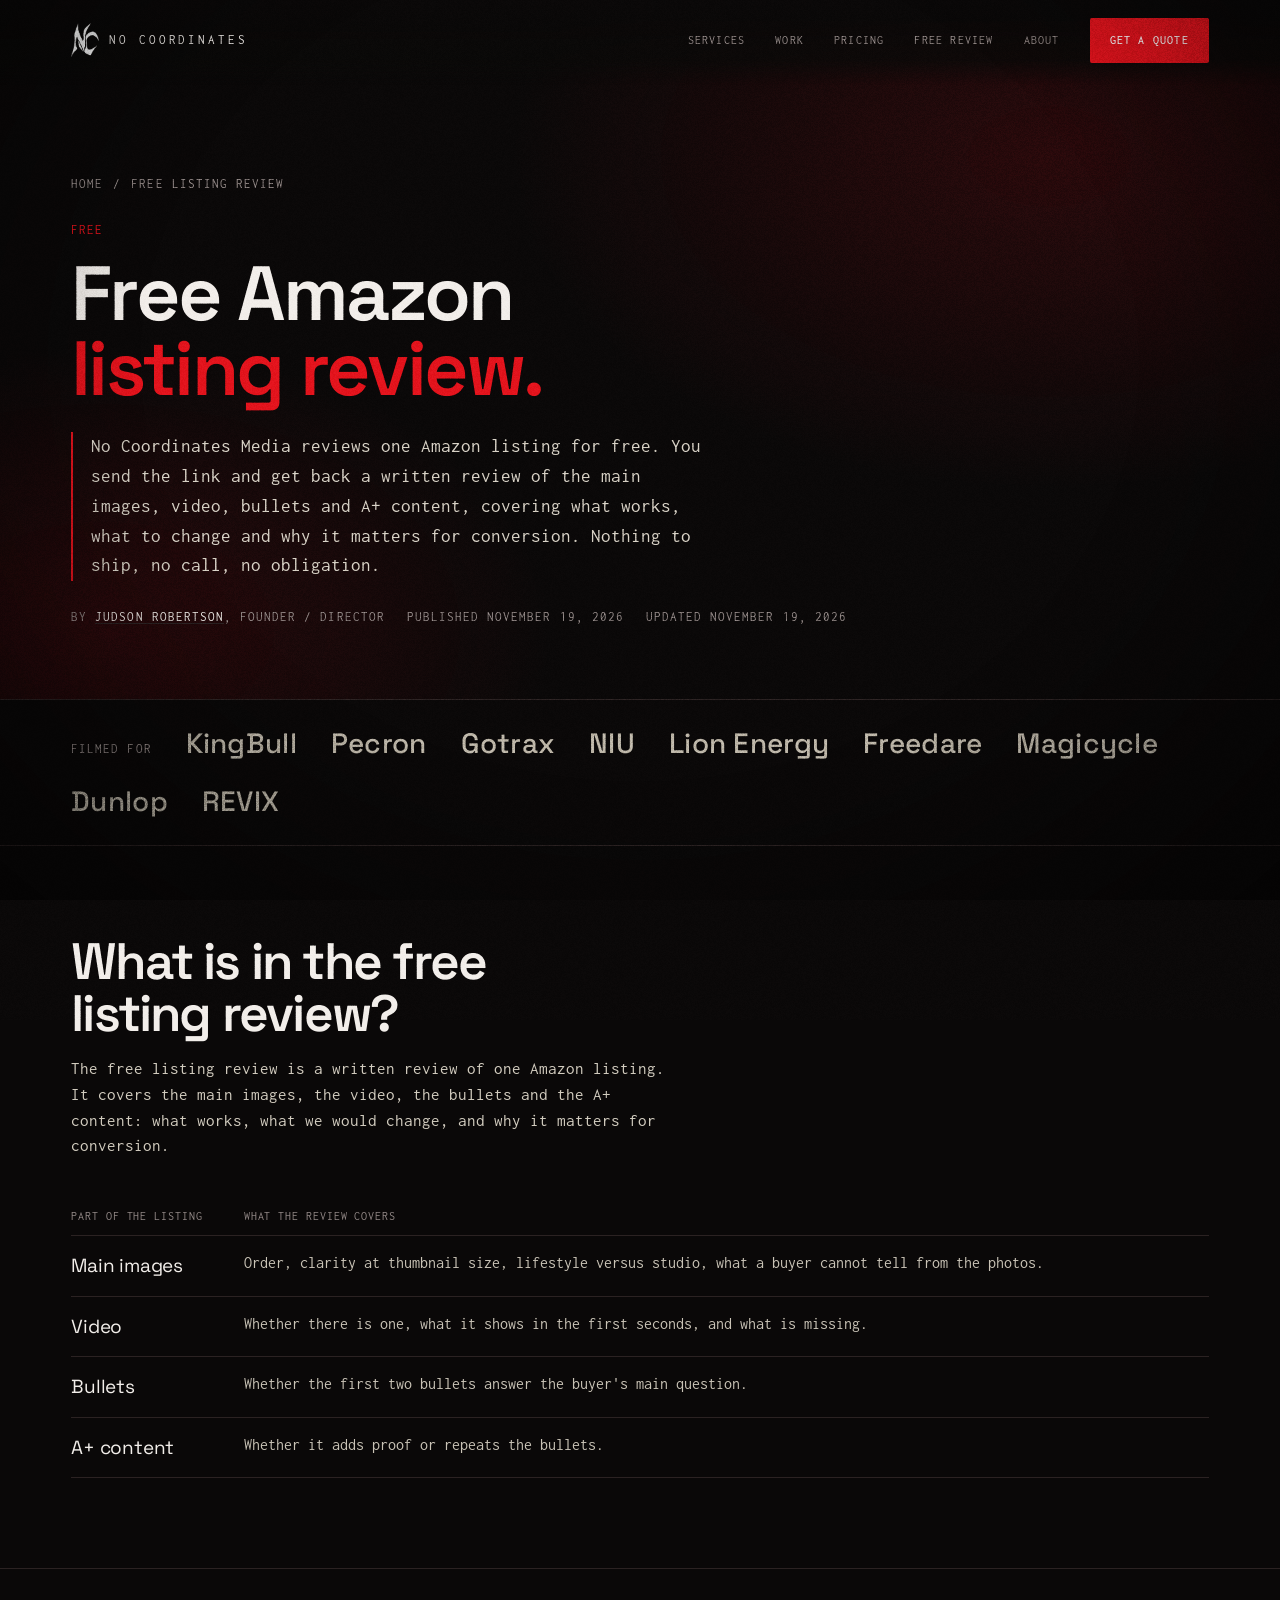
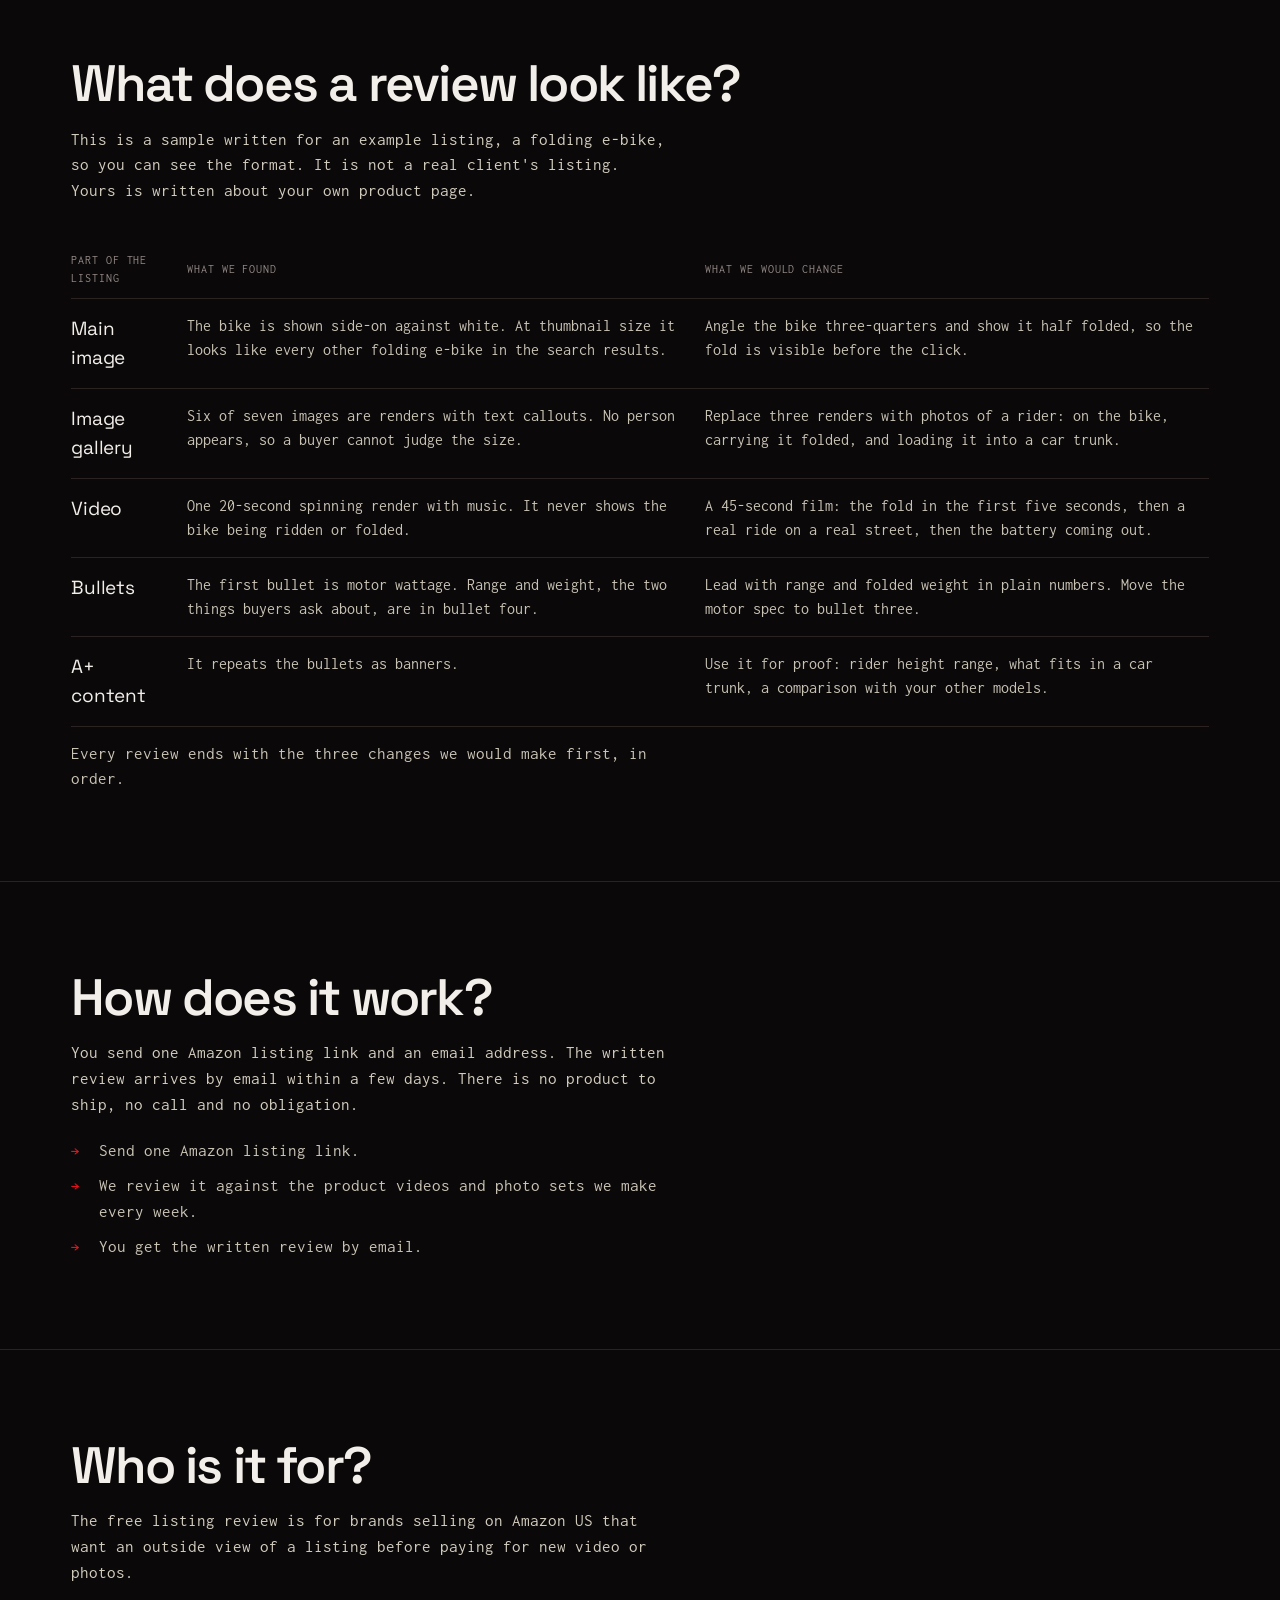
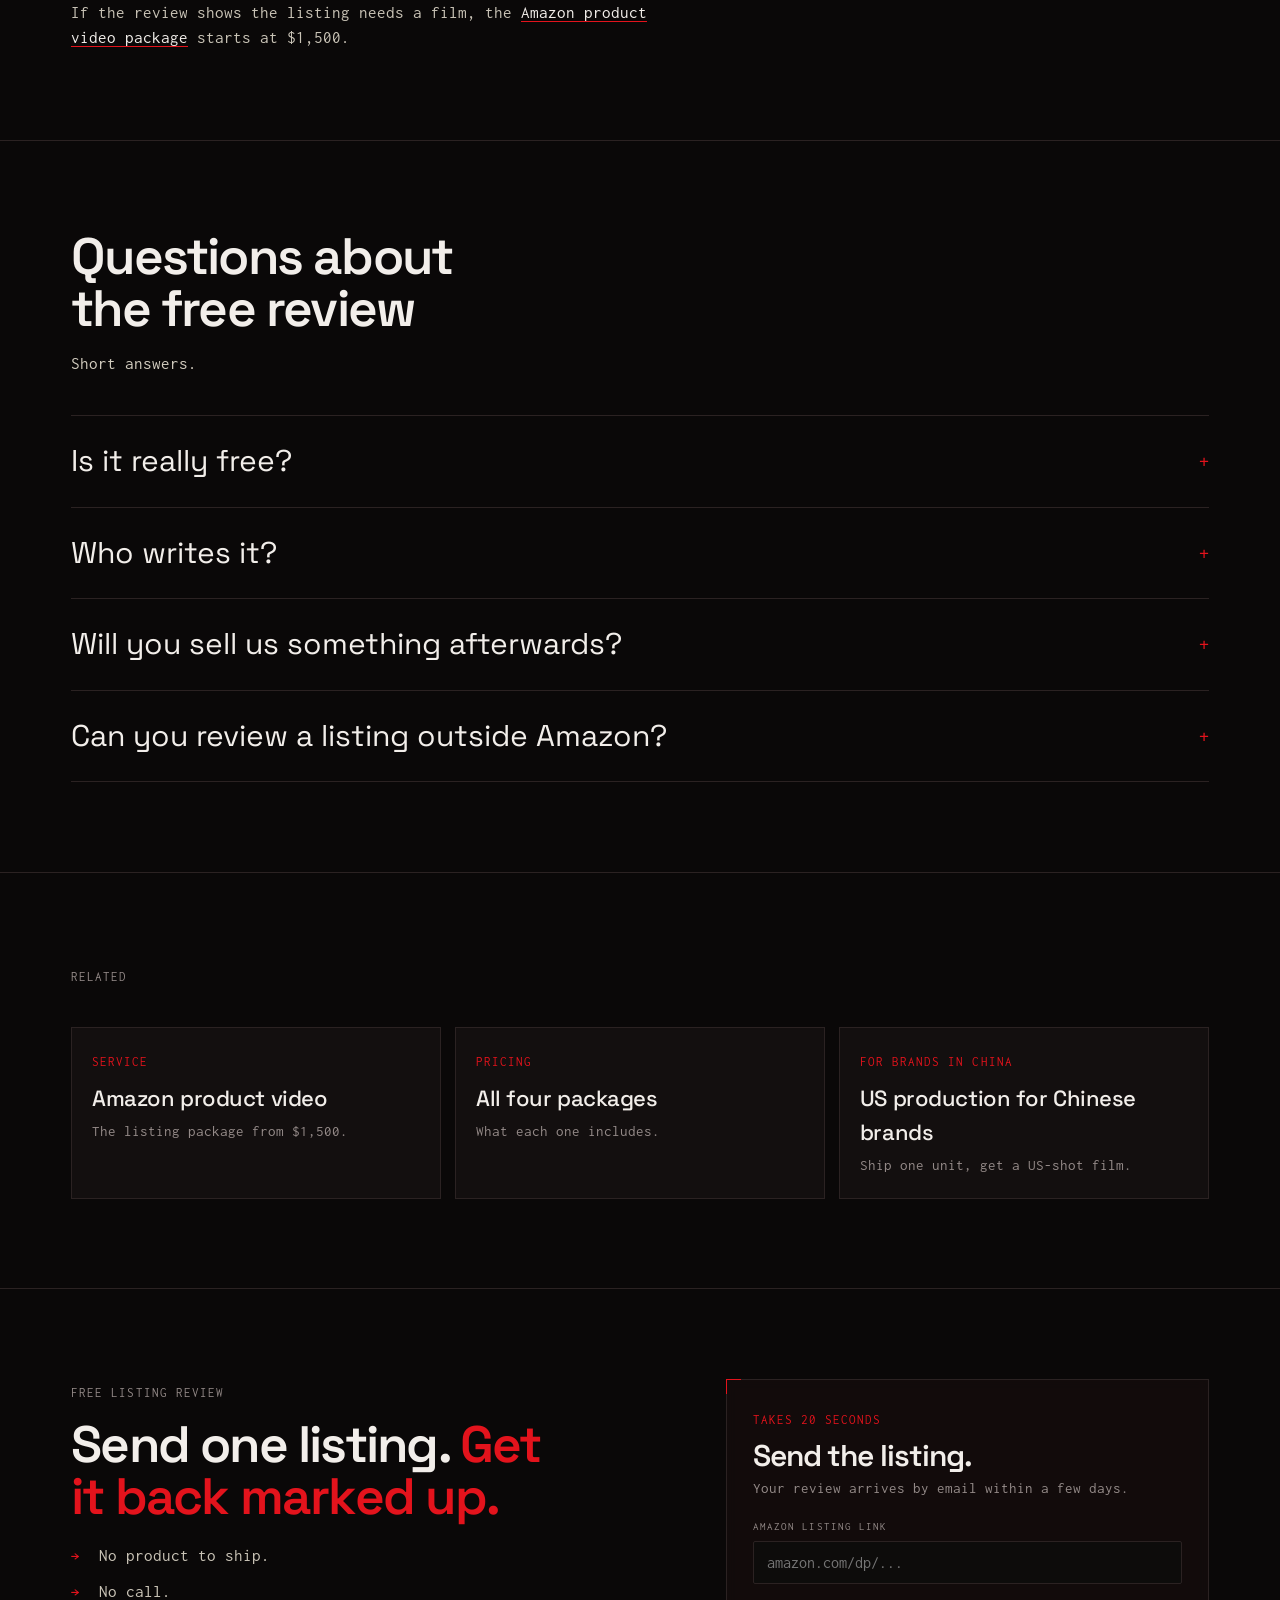
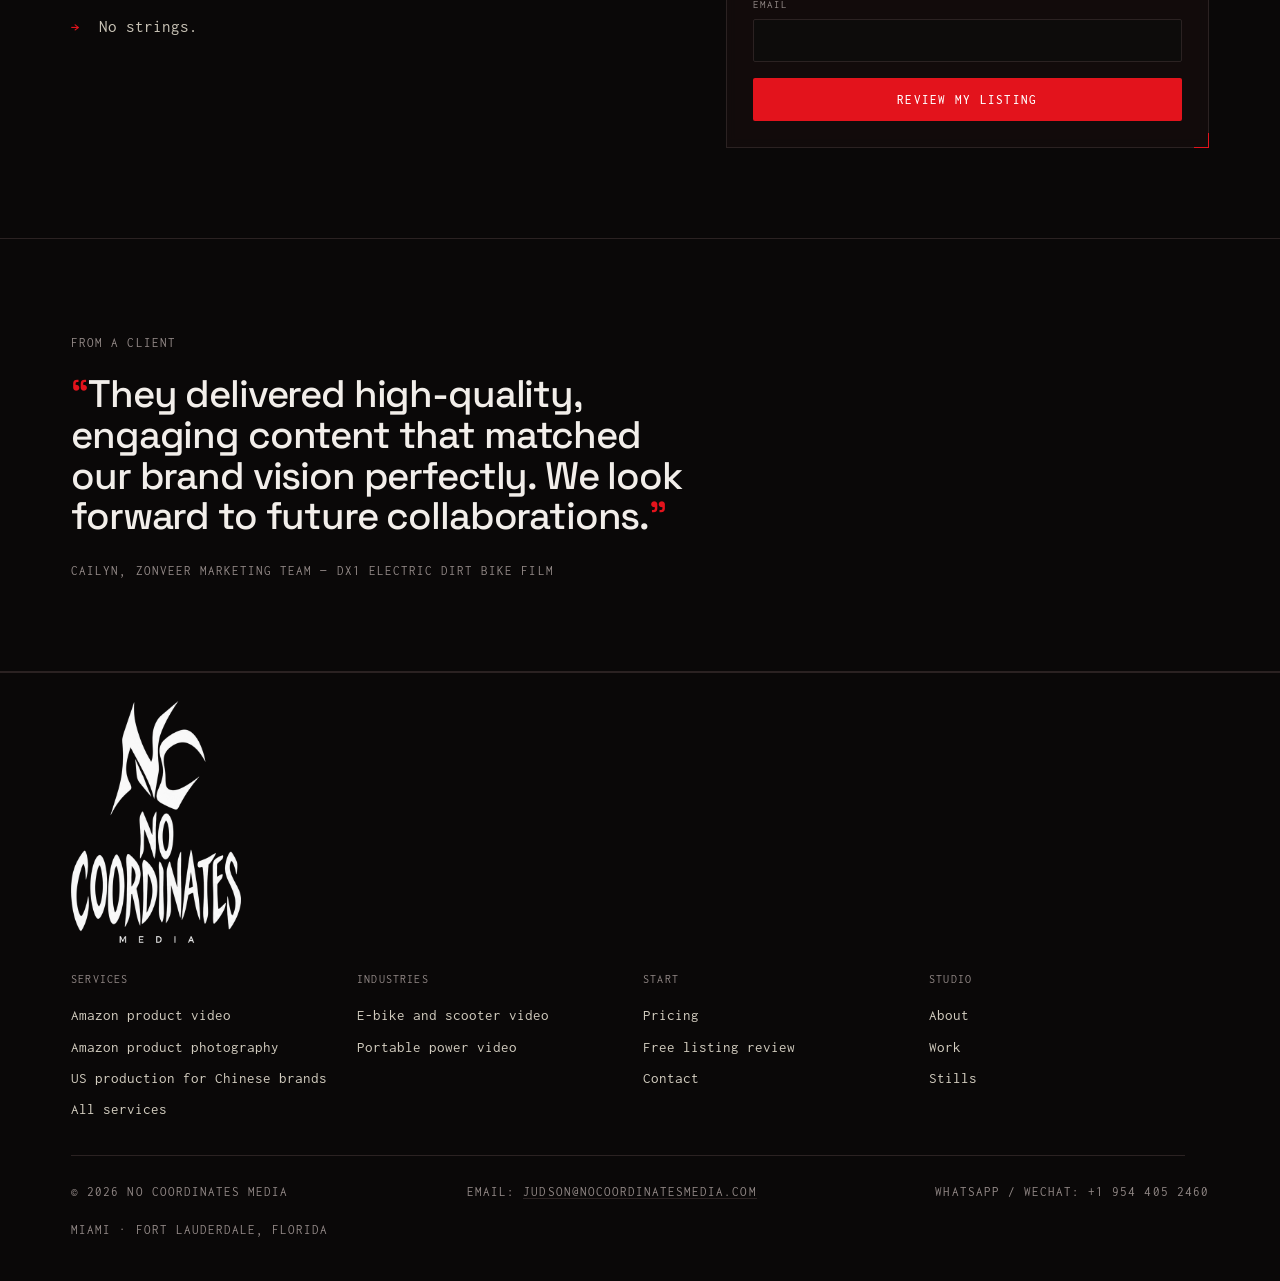
<file: free-listing-review.html>
<!DOCTYPE html>
<html lang="en">
<head>
<meta charset="utf-8">
<meta name="viewport" content="width=device-width, initial-scale=1">
<title>Free Amazon Listing Review | No Coordinates Media</title>
<meta name="description" content="Send one Amazon listing and get a free written review of the images, video, bullets and A+ content. No product to ship, no call, no strings.">
<link rel="canonical" href="https://nocoordinatesmedia.com/free-listing-review">
<link rel="icon" href="/favicon.ico" sizes="any">
<link rel="icon" type="image/png" sizes="32x32" href="/img/icon-32.png">
<link rel="apple-touch-icon" href="/apple-touch-icon.png">
<meta property="og:type" content="website">
<meta property="og:title" content="Free Amazon Listing Review | No Coordinates Media">
<meta property="og:description" content="Send one Amazon listing and get a free written review of the images, video, bullets and A+ content. No product to ship, no call, no strings.">
<meta property="og:url" content="https://nocoordinatesmedia.com/free-listing-review">
<meta property="og:image" content="https://nocoordinatesmedia.com/img/og.jpg">
<link rel="preconnect" href="https://fonts.googleapis.com">
<link rel="preconnect" href="https://fonts.gstatic.com" crossorigin>
<link href="https://fonts.googleapis.com/css2?family=Space+Grotesk:wght@400;500;600;700&family=Inconsolata:wght@400;500;600&display=swap" rel="stylesheet">
<link rel="stylesheet" href="/site.css">
<script type="application/ld+json">{"@context": "https://schema.org", "@graph": [{"@type": "Organization", "@id": "https://nocoordinatesmedia.com/#org", "name": "No Coordinates Media", "url": "https://nocoordinatesmedia.com/", "logo": "https://nocoordinatesmedia.com/img/og.jpg", "email": "judson@nocoordinatesmedia.com", "telephone": "+1-954-405-2460"}, {"@type": "Person", "@id": "https://nocoordinatesmedia.com/about#judson", "name": "Judson Robertson", "jobTitle": "Founder and Director", "url": "https://nocoordinatesmedia.com/about", "worksFor": {"@id": "https://nocoordinatesmedia.com/#org"}}, {"@type": "BreadcrumbList", "itemListElement": [{"@type": "ListItem", "position": 1, "name": "Home", "item": "https://nocoordinatesmedia.com/"}, {"@type": "ListItem", "position": 2, "name": "Free listing review", "item": "https://nocoordinatesmedia.com/free-listing-review"}]}, {"@type": "WebPage", "@id": "https://nocoordinatesmedia.com/free-listing-review", "url": "https://nocoordinatesmedia.com/free-listing-review", "name": "Free Amazon Listing Review | No Coordinates Media", "description": "Send one Amazon listing and get a free written review of the images, video, bullets and A+ content. No product to ship, no call, no strings.", "datePublished": "2026-11-19", "dateModified": "2026-11-19", "author": {"@id": "https://nocoordinatesmedia.com/about#judson"}, "publisher": {"@id": "https://nocoordinatesmedia.com/#org"}}]}</script>
</head>
<body>
<div id="grain" aria-hidden="true"></div>
<div class="vignette" aria-hidden="true"></div>
<header class="nav">
  <div class="wrap">
    <a class="mark" href="/" aria-label="No Coordinates Media, home"><img src="/img/nc-white.png" alt="" width="28" height="34">No Coordinates</a>
    <nav aria-label="Primary">
      <a href="/#services">Services</a>
      <a href="/#work">Work</a>
      <a href="/pricing">Pricing</a>
      <a href="/free-listing-review">Free review</a>
      <a href="/about">About</a>
      <a class="btn" href="#brief">Get a quote</a>
    </nav>
  </div>
</header>
<main>
<section class="phero">
  <div class="wrap">
    <div class="crumbs mono"><a href="/">Home</a><span>/</span><span>Free listing review</span></div>
    <span class="mono tally">Free</span>
    <h1 style="margin-top:14px">Free Amazon <em>listing review.</em></h1>
    <p class="answer">No Coordinates Media reviews one Amazon listing for free. You send the link and get back a written review of the main images, video, bullets and A+ content, covering what works, what to change and why it matters for conversion. Nothing to ship, no call, no obligation.</p>
    <div class="byline mono"><span>By <a href="/about">Judson Robertson</a>, Founder / Director</span><span>Published November 19, 2026</span><span>Updated November 19, 2026</span></div>
  </div>
</section>
<div class="logos" aria-label="Brands we have filmed for">
  <div class="wrap">
    <span class="mono">Filmed for</span>
    <b>KingBull</b><b>Pecron</b><b>Gotrax</b><b>NIU</b><b>Lion Energy</b><b>Freedare</b><b>Magicycle</b><b>Dunlop</b><b>REVIX</b>
  </div>
</div>
<section class="sec"><div class="wrap"><h2>What is in the free listing review?</h2><p class="lead-p">The free listing review is a written review of one Amazon listing. It covers the main images, the video, the bullets and the A+ content: what works, what we would change, and why it matters for conversion.</p><div class="tablewrap"><table class="dt"><thead><tr><th>Part of the listing</th><th>What the review covers</th></tr></thead><tbody><tr><td>Main images</td><td>Order, clarity at thumbnail size, lifestyle versus studio, what a buyer cannot tell from the photos.</td></tr><tr><td>Video</td><td>Whether there is one, what it shows in the first seconds, and what is missing.</td></tr><tr><td>Bullets</td><td>Whether the first two bullets answer the buyer's main question.</td></tr><tr><td>A+ content</td><td>Whether it adds proof or repeats the bullets.</td></tr></tbody></table></div></div></section><section class="sec"><div class="wrap"><h2>What does a review look like?</h2><p class="lead-p">This is a sample written for an example listing, a folding e-bike, so you can see the format. It is not a real client's listing. Yours is written about your own product page.</p><div class="tablewrap"><table class="dt"><thead><tr><th>Part of the listing</th><th>What we found</th><th>What we would change</th></tr></thead><tbody><tr><td>Main image</td><td>The bike is shown side-on against white. At thumbnail size it looks like every other folding e-bike in the search results.</td><td>Angle the bike three-quarters and show it half folded, so the fold is visible before the click.</td></tr><tr><td>Image gallery</td><td>Six of seven images are renders with text callouts. No person appears, so a buyer cannot judge the size.</td><td>Replace three renders with photos of a rider: on the bike, carrying it folded, and loading it into a car trunk.</td></tr><tr><td>Video</td><td>One 20-second spinning render with music. It never shows the bike being ridden or folded.</td><td>A 45-second film: the fold in the first five seconds, then a real ride on a real street, then the battery coming out.</td></tr><tr><td>Bullets</td><td>The first bullet is motor wattage. Range and weight, the two things buyers ask about, are in bullet four.</td><td>Lead with range and folded weight in plain numbers. Move the motor spec to bullet three.</td></tr><tr><td>A+ content</td><td>It repeats the bullets as banners.</td><td>Use it for proof: rider height range, what fits in a car trunk, a comparison with your other models.</td></tr></tbody></table></div><p class="more-p">Every review ends with the three changes we would make first, in order.</p></div></section><section class="sec"><div class="wrap"><h2>How does it work?</h2><p class="lead-p">You send one Amazon listing link and an email address. The written review arrives by email within a few days. There is no product to ship, no call and no obligation.</p><ul class="plain"><li>Send one Amazon listing link.</li><li>We review it against the product videos and photo sets we make every week.</li><li>You get the written review by email.</li></ul></div></section><section class="sec"><div class="wrap"><h2>Who is it for?</h2><p class="lead-p">The free listing review is for brands selling on Amazon US that want an outside view of a listing before paying for new video or photos.</p><p class="more-p">If the review shows the listing needs a film, the <a href="/amazon-product-video">Amazon product video package</a> starts at $1,500.</p></div></section><section class="sec"><div class="wrap"><h2>Questions about the free review</h2><p class="lead-p">Short answers.</p><div class="faqs"><details><summary>Is it really free?</summary><p>Yes. One listing per brand, no payment and no obligation.</p></details><details><summary>Who writes it?</summary><p>Judson Robertson, founder and director of No Coordinates Media. See <a href="/about">About</a>.</p></details><details><summary>Will you sell us something afterwards?</summary><p>The review may recommend a film or new photos if the listing needs them. What you do with it is up to you.</p></details><details><summary>Can you review a listing outside Amazon?</summary><p>The review is built for Amazon listings. For a brand website, send the link through the contact page and say what you need.</p></details></div></div></section><section class="sec"><div class="wrap"><span class="mono">Related</span><div class="related"><a href="/amazon-product-video"><span class="mono tally">Service</span><b>Amazon product video</b><span class="d">The listing package from $1,500.</span></a><a href="/pricing"><span class="mono tally">Pricing</span><b>All four packages</b><span class="d">What each one includes.</span></a><a href="/us-video-production-for-chinese-brands"><span class="mono tally">For brands in China</span><b>US production for Chinese brands</b><span class="d">Ship one unit, get a US-shot film.</span></a></div></div></section>
<section class="sec" id="brief"><div class="wrap quotewrap">
  <div>
    <span class="mono">Free listing review</span>
    <h2 style="margin-top:14px">Send one listing. <em>Get it back marked up.</em></h2>
    <ul class="plain">
      <li>No product to ship.</li>
      <li>No call.</li>
      <li>No strings.</li>
    </ul>
  </div>
  <aside class="brief">
    <span class="mono tally">Takes 20 seconds</span>
    <h2 style="font-size:30px;line-height:1.05;margin:8px 0 6px;max-width:none">Send the listing.</h2>
    <p class="sub">Your review arrives by email within a few days.</p>
    <form data-lead="Free listing review request" novalidate>
      <label>Amazon listing link<input name="link" data-label="Listing" placeholder="amazon.com/dp/..." inputmode="url" required></label>
      <label>Email<input name="email" data-label="Email" type="email" autocomplete="email" required></label>
      <button class="btn" type="submit">Review my listing</button>
    </form>
    <div class="result" role="status" aria-live="polite"></div>
  </aside>
</div></section>
<section class="sec"><div class="wrap">
  <span class="mono">From a client</span>
  <p class="quote" style="margin-top:20px;font-size:clamp(24px,3vw,40px);max-width:30ch">They delivered high-quality, engaging content that matched our brand vision perfectly. We look forward to future collaborations.</p>
  <p class="mono who">Cailyn, Zonveer marketing team — DX1 electric dirt bike film</p>
</div></section>
</main>
<footer>
  <div class="wrap"><img class="flogo" src="/img/logo-full-white.png" alt="No Coordinates Media" width="492" height="700" loading="lazy"></div>
  <div class="wrap"><nav class="fnav" aria-label="Site pages">
    <div><h3>Services</h3>
      <a href="/amazon-product-video">Amazon product video</a>
      <a href="/amazon-product-photography">Amazon product photography</a>
      <a href="/us-video-production-for-chinese-brands">US production for Chinese brands</a>
      <a href="/#services">All services</a></div>
    <div><h3>Industries</h3>
      <a href="/e-bike-video-production">E-bike and scooter video</a>
      <a href="/portable-power-video-production">Portable power video</a></div>
    <div><h3>Start</h3>
      <a href="/pricing">Pricing</a>
      <a href="/free-listing-review">Free listing review</a>
      <a href="/contact">Contact</a></div>
    <div><h3>Studio</h3>
      <a href="/about">About</a>
      <a href="/#work">Work</a>
      <a href="/#stills">Stills</a></div>
  </nav></div>
  <div class="wrap mono">
    <span>© 2026 No Coordinates Media</span>
    <span>Email: <a href="mailto:judson@nocoordinatesmedia.com">judson@nocoordinatesmedia.com</a></span>
    <span>WhatsApp / WeChat: +1 954 405 2460</span>
    <span>Miami · Fort Lauderdale, Florida</span>
  </div>
</footer>
<div id="player" role="dialog" aria-modal="true" aria-label="Film player">
  <button class="btn ghost" id="closePlayer" type="button">Close</button>
  <div class="box" id="playerBox"></div>
</div>
<script src="/site.js"></script>
</body>
</html>
</file>
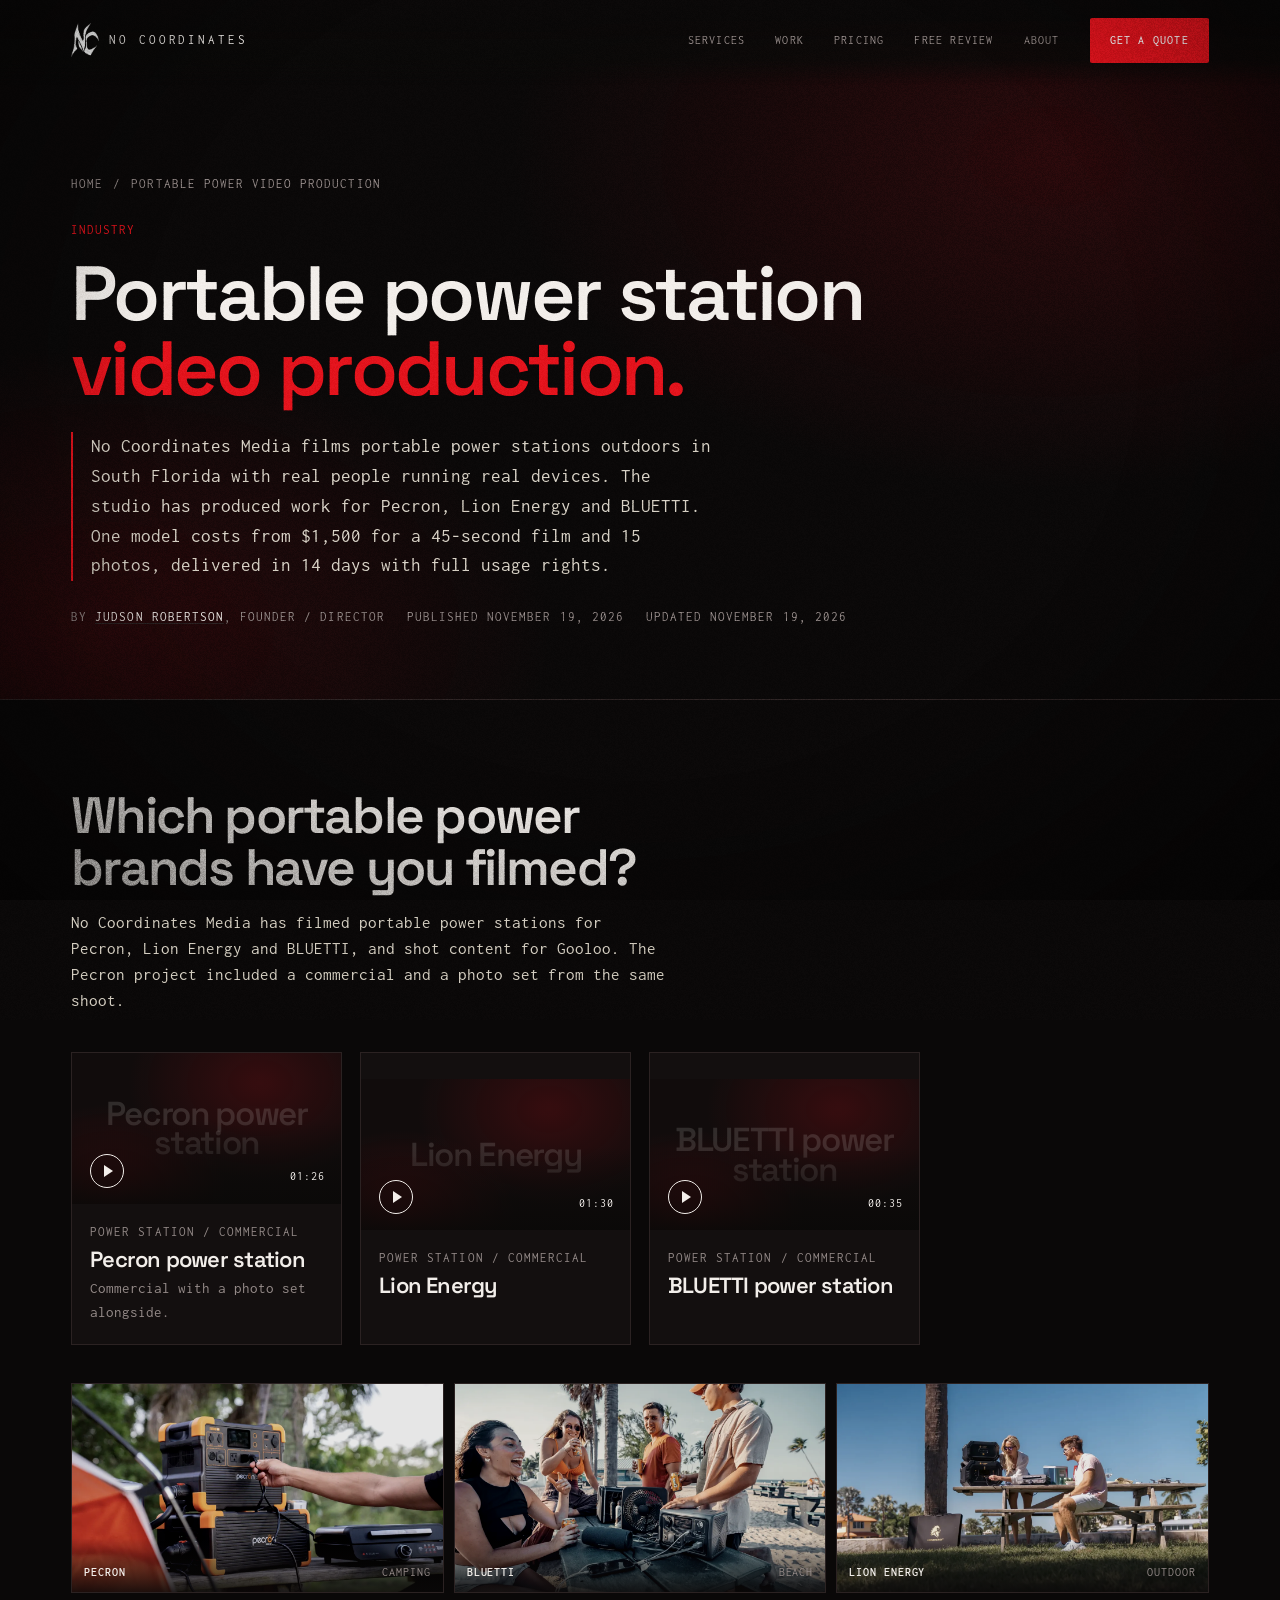
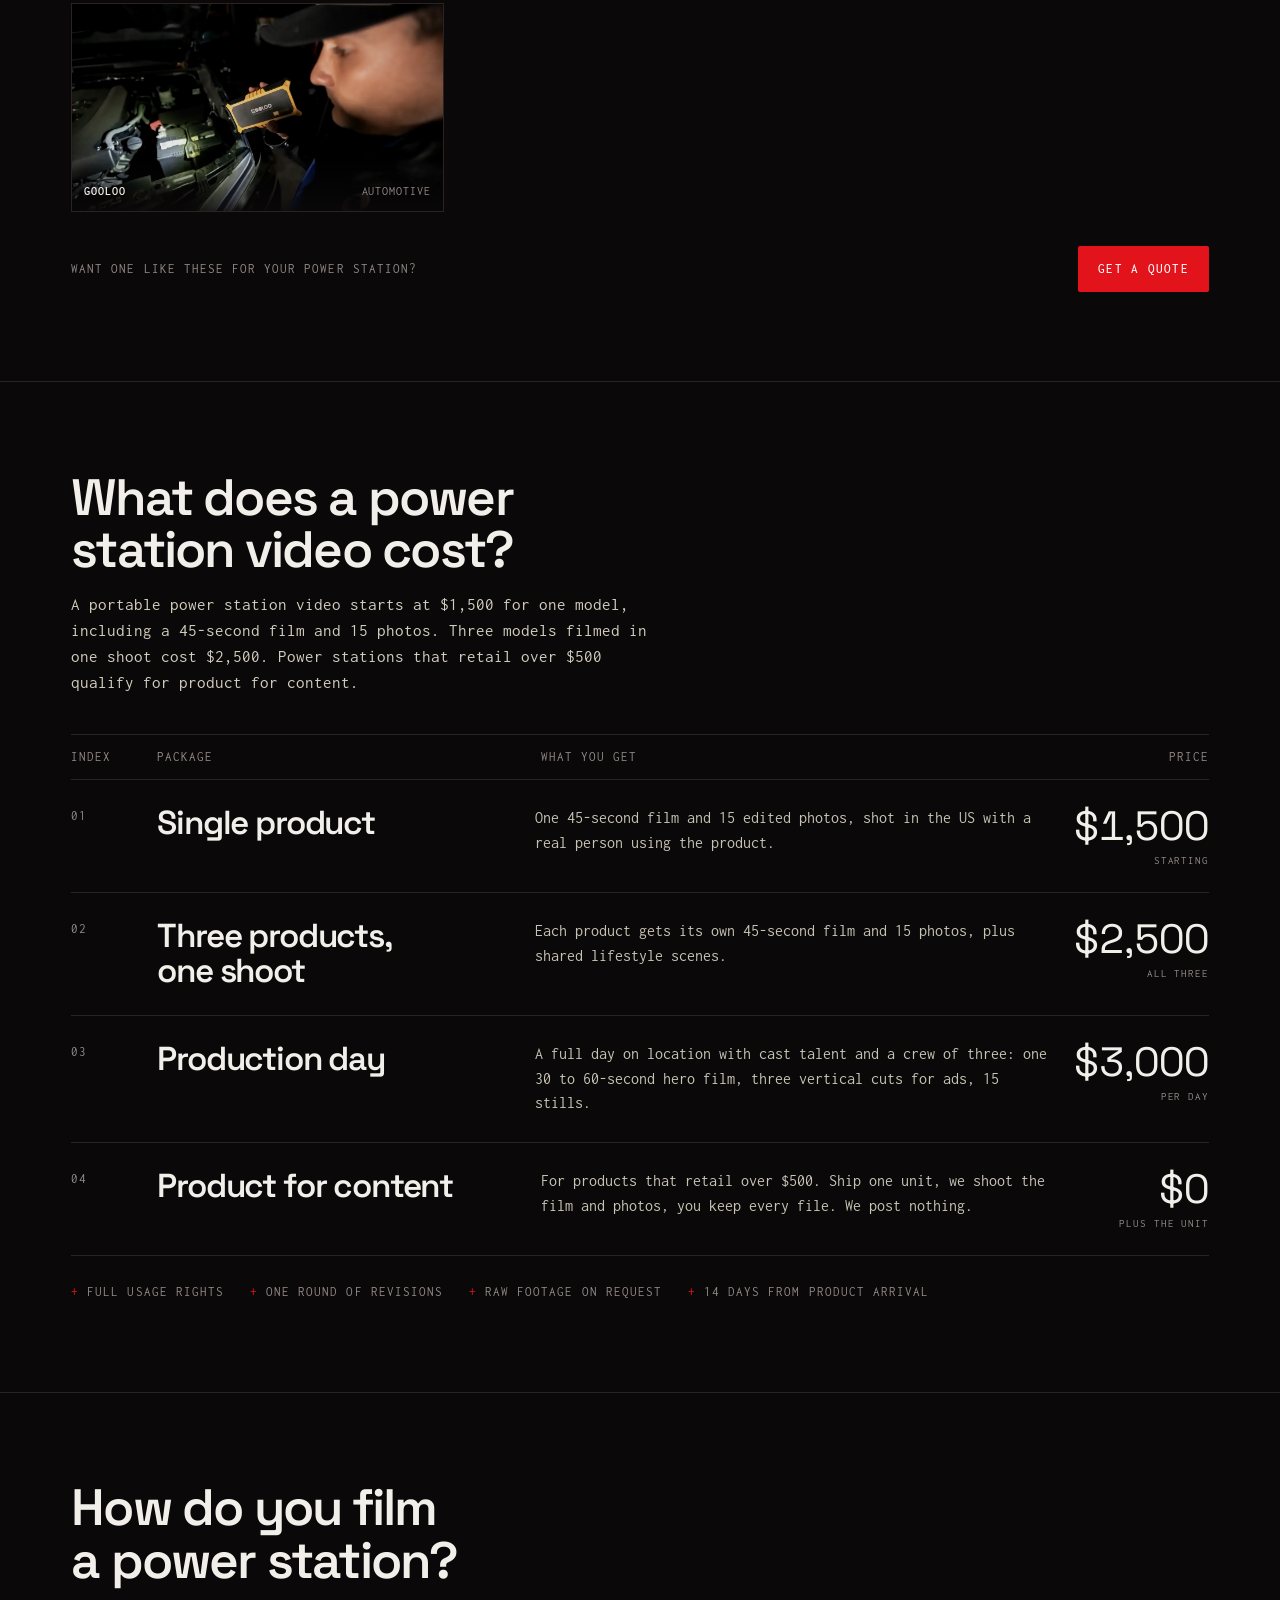
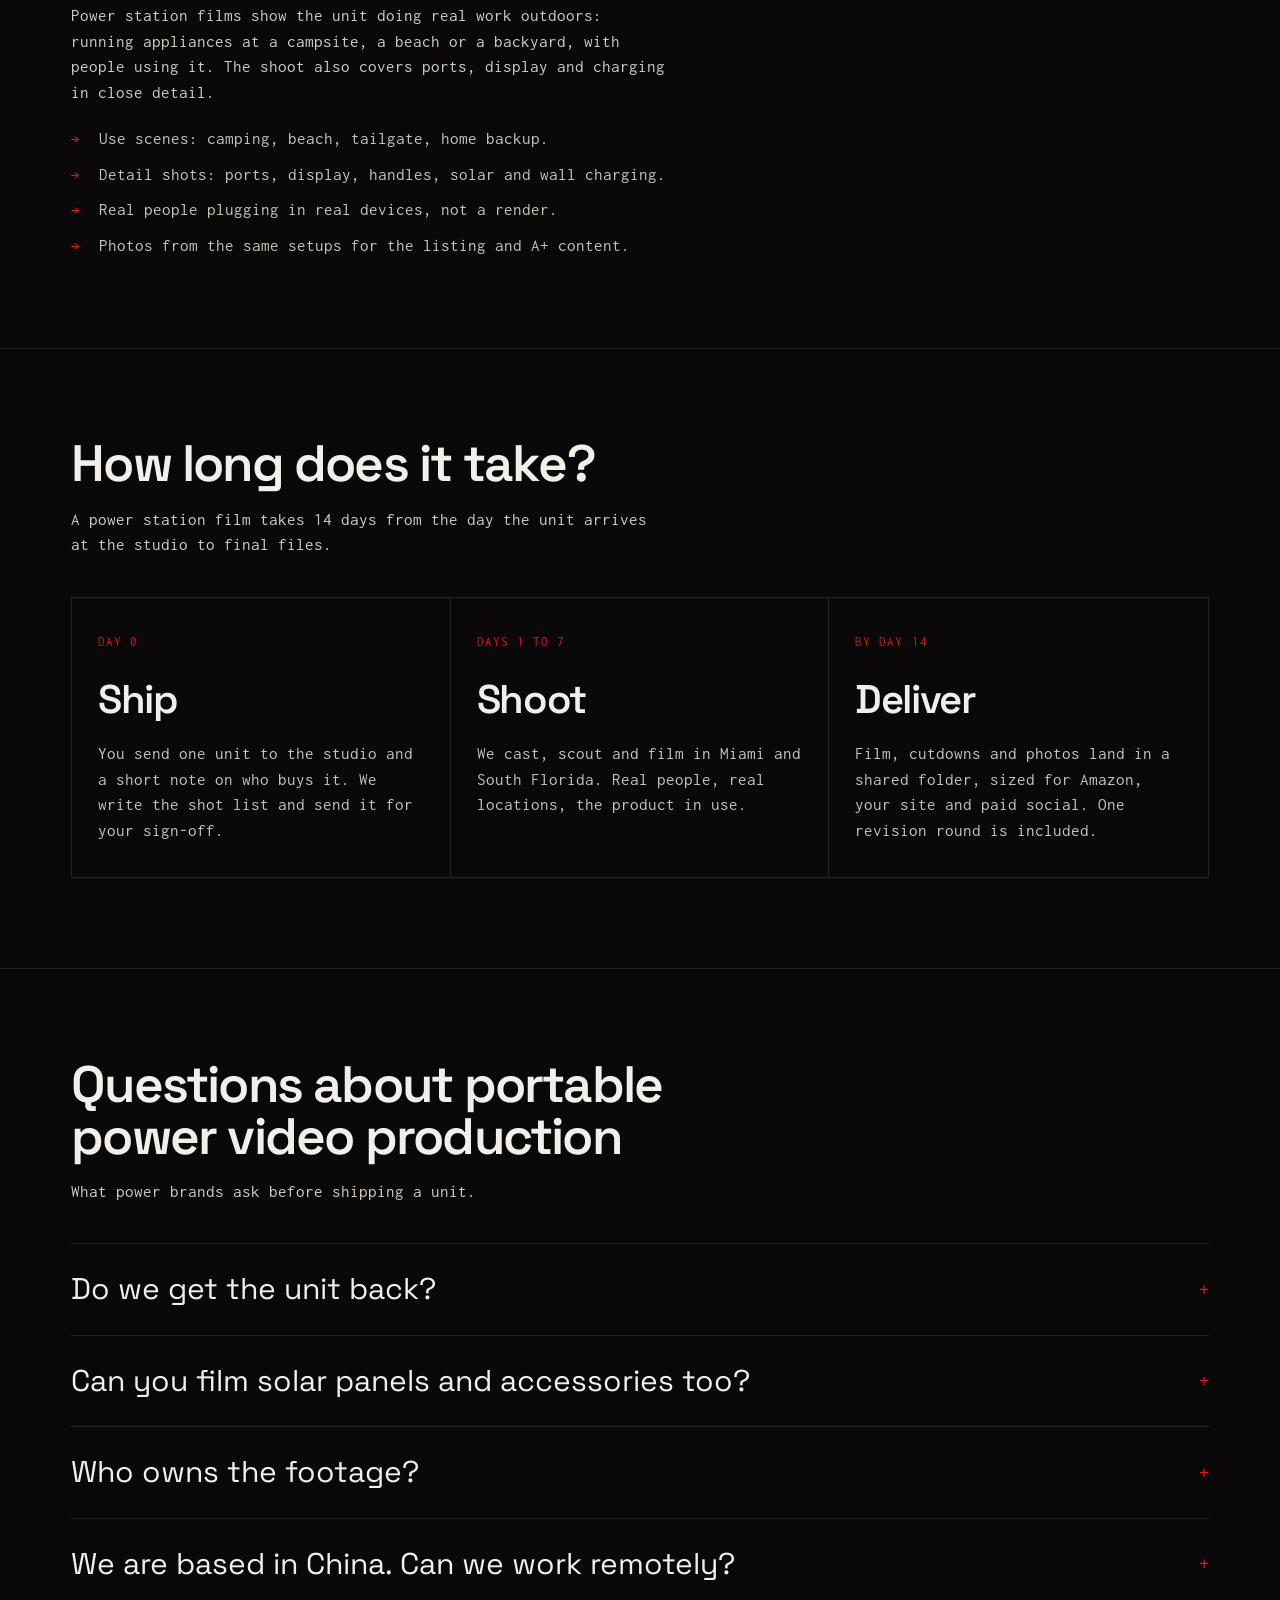
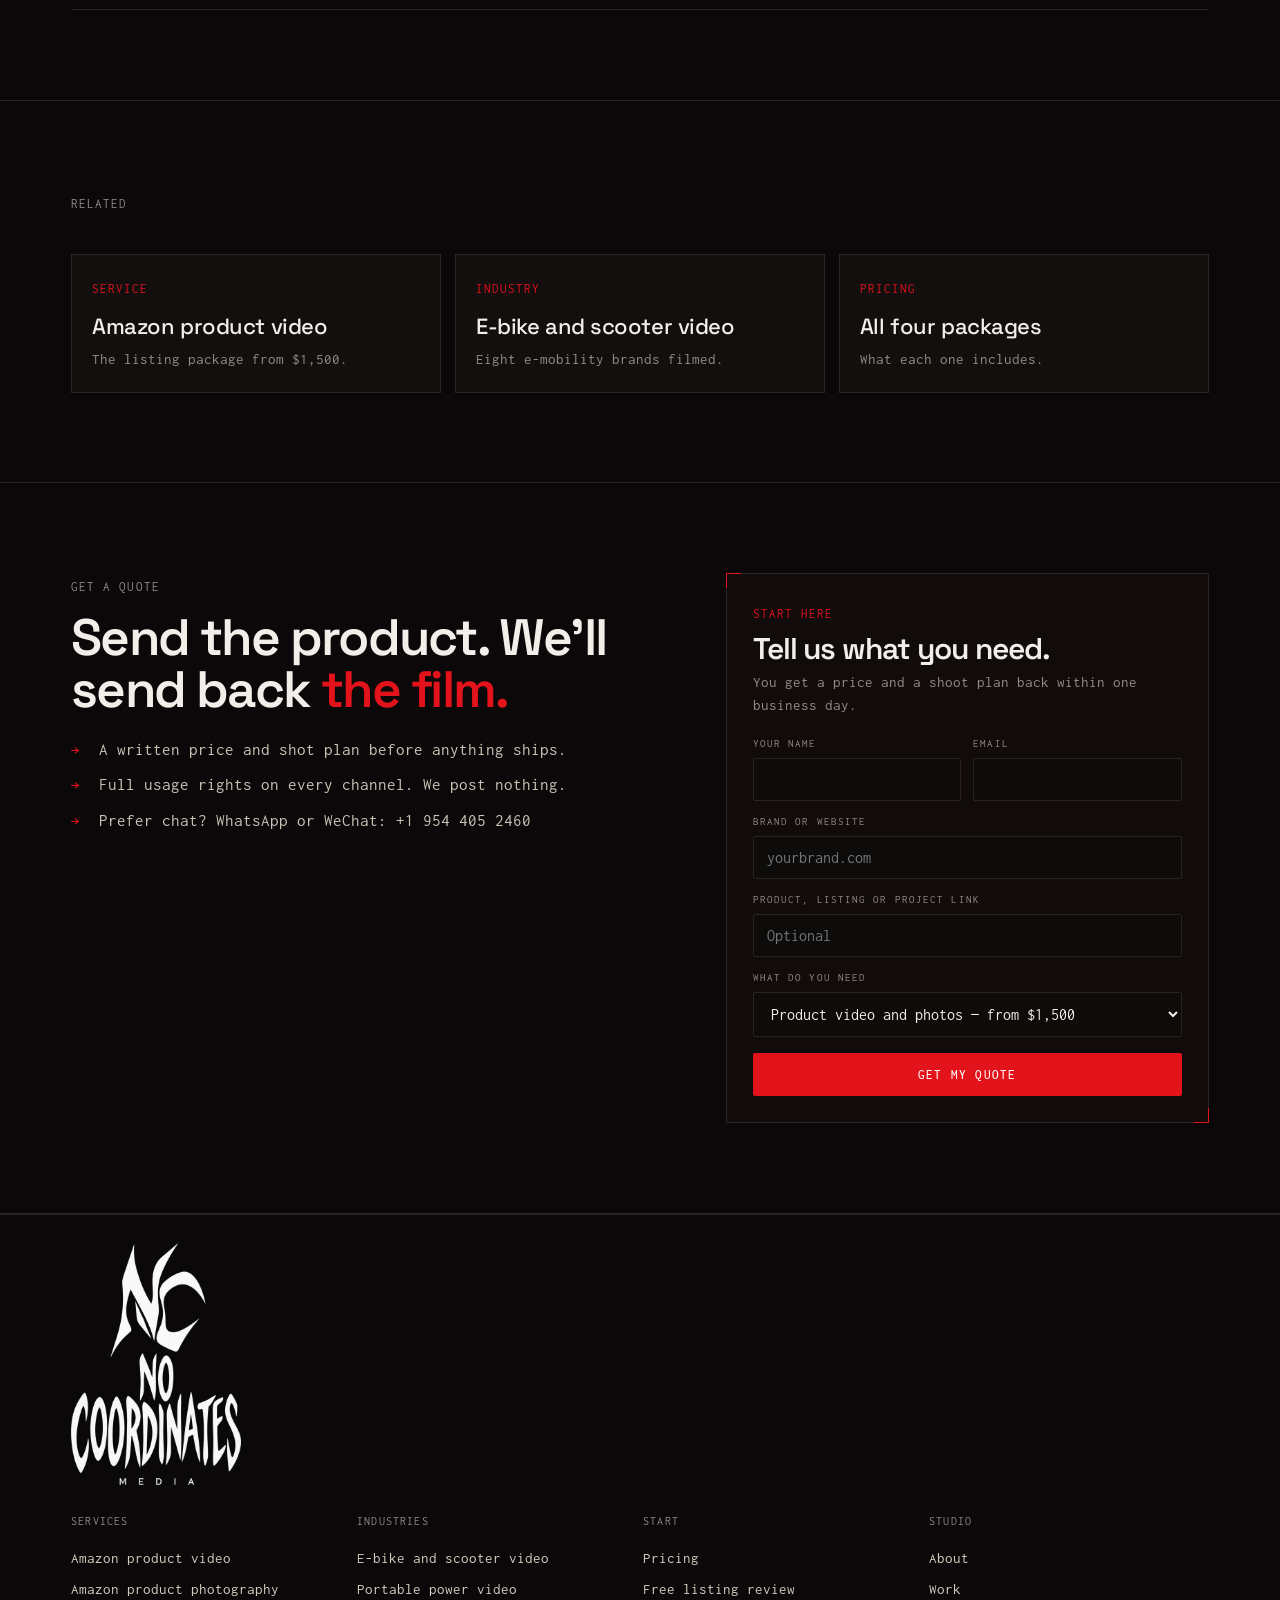
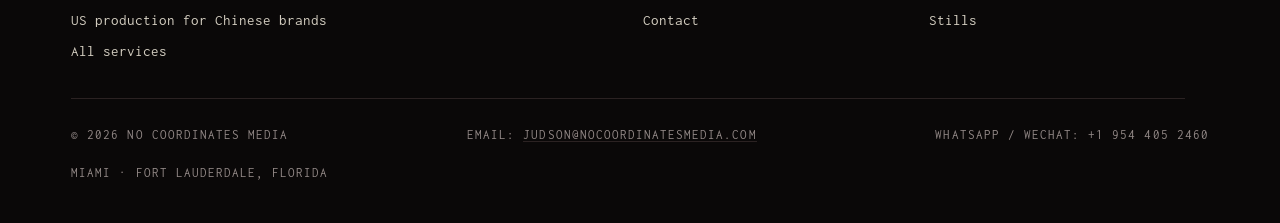
<file: portable-power-video-production.html>
<!DOCTYPE html>
<html lang="en">
<head>
<meta charset="utf-8">
<meta name="viewport" content="width=device-width, initial-scale=1">
<title>Portable Power Station Video Production | No Coordinates</title>
<meta name="description" content="Portable power station video production in the US. Films and photos for Pecron, Lion Energy and BLUETTI, shot outdoors. From $1,500 in 14 days.">
<link rel="canonical" href="https://nocoordinatesmedia.com/portable-power-video-production">
<link rel="icon" href="/favicon.ico" sizes="any">
<link rel="icon" type="image/png" sizes="32x32" href="/img/icon-32.png">
<link rel="apple-touch-icon" href="/apple-touch-icon.png">
<meta property="og:type" content="website">
<meta property="og:title" content="Portable Power Station Video Production | No Coordinates">
<meta property="og:description" content="Portable power station video production in the US. Films and photos for Pecron, Lion Energy and BLUETTI, shot outdoors. From $1,500 in 14 days.">
<meta property="og:url" content="https://nocoordinatesmedia.com/portable-power-video-production">
<meta property="og:image" content="https://nocoordinatesmedia.com/img/og.jpg">
<link rel="preconnect" href="https://fonts.googleapis.com">
<link rel="preconnect" href="https://fonts.gstatic.com" crossorigin>
<link href="https://fonts.googleapis.com/css2?family=Space+Grotesk:wght@400;500;600;700&family=Inconsolata:wght@400;500;600&display=swap" rel="stylesheet">
<link rel="stylesheet" href="/site.css">
<script type="application/ld+json">{"@context": "https://schema.org", "@graph": [{"@type": "Organization", "@id": "https://nocoordinatesmedia.com/#org", "name": "No Coordinates Media", "url": "https://nocoordinatesmedia.com/", "logo": "https://nocoordinatesmedia.com/img/og.jpg", "email": "judson@nocoordinatesmedia.com", "telephone": "+1-954-405-2460"}, {"@type": "Person", "@id": "https://nocoordinatesmedia.com/about#judson", "name": "Judson Robertson", "jobTitle": "Founder and Director", "url": "https://nocoordinatesmedia.com/about", "worksFor": {"@id": "https://nocoordinatesmedia.com/#org"}}, {"@type": "BreadcrumbList", "itemListElement": [{"@type": "ListItem", "position": 1, "name": "Home", "item": "https://nocoordinatesmedia.com/"}, {"@type": "ListItem", "position": 2, "name": "Portable power video production", "item": "https://nocoordinatesmedia.com/portable-power-video-production"}]}, {"@type": "WebPage", "@id": "https://nocoordinatesmedia.com/portable-power-video-production", "url": "https://nocoordinatesmedia.com/portable-power-video-production", "name": "Portable Power Station Video Production | No Coordinates", "description": "Portable power station video production in the US. Films and photos for Pecron, Lion Energy and BLUETTI, shot outdoors. From $1,500 in 14 days.", "datePublished": "2026-11-19", "dateModified": "2026-11-19", "author": {"@id": "https://nocoordinatesmedia.com/about#judson"}, "publisher": {"@id": "https://nocoordinatesmedia.com/#org"}}, {"@type": "Service", "name": "Portable power station video production", "serviceType": "Product video production", "provider": {"@id": "https://nocoordinatesmedia.com/#org"}, "areaServed": "United States", "url": "https://nocoordinatesmedia.com/portable-power-video-production", "offers": {"@type": "Offer", "price": "1500", "priceCurrency": "USD"}}]}</script>
</head>
<body>
<div id="grain" aria-hidden="true"></div>
<div class="vignette" aria-hidden="true"></div>
<header class="nav">
  <div class="wrap">
    <a class="mark" href="/" aria-label="No Coordinates Media, home"><img src="/img/nc-white.png" alt="" width="28" height="34">No Coordinates</a>
    <nav aria-label="Primary">
      <a href="/#services">Services</a>
      <a href="/#work">Work</a>
      <a href="/pricing">Pricing</a>
      <a href="/free-listing-review">Free review</a>
      <a href="/about">About</a>
      <a class="btn" href="#brief">Get a quote</a>
    </nav>
  </div>
</header>
<main>
<section class="phero">
  <div class="wrap">
    <div class="crumbs mono"><a href="/">Home</a><span>/</span><span>Portable power video production</span></div>
    <span class="mono tally">Industry</span>
    <h1 style="margin-top:14px">Portable power station <em>video production.</em></h1>
    <p class="answer">No Coordinates Media films portable power stations outdoors in South Florida with real people running real devices. The studio has produced work for Pecron, Lion Energy and BLUETTI. One model costs from $1,500 for a 45-second film and 15 photos, delivered in 14 days with full usage rights.</p>
    <div class="byline mono"><span>By <a href="/about">Judson Robertson</a>, Founder / Director</span><span>Published November 19, 2026</span><span>Updated November 19, 2026</span></div>
  </div>
</section>
<section class="sec"><div class="wrap"><h2>Which portable power brands have you filmed?</h2><p class="lead-p">No Coordinates Media has filmed portable power stations for Pecron, Lion Energy and BLUETTI, and shot content for Gooloo. The Pecron project included a commercial and a photo set from the same shoot.</p><div class="cases"><button class="film s" data-id="982165850" data-th="1897528096-fde7b7356512d425754874e8811c3e51fc66b2af3d922b59e96333ba2c61fed9"><div class="frame"><img alt="Pecron power station film" loading="lazy"><div class="ghost-title">Pecron power station</div><span class="play"><i></i></span><span class="tc">01:26</span></div><div class="meta"><span class="mono">Power station / Commercial</span><h3>Pecron power station</h3><p>Commercial with a photo set alongside.</p></div></button><button class="film s" data-id="892026877" data-th="1764995906-9167cb472b6863409585a8be9795b0875e2cec688bc148282a1b9533bba69f25"><div class="frame"><img alt="Lion Energy film" loading="lazy"><div class="ghost-title">Lion Energy</div><span class="play"><i></i></span><span class="tc">01:30</span></div><div class="meta"><span class="mono">Power station / Commercial</span><h3>Lion Energy</h3></div></button><button class="film s" data-id="808837030" data-th="1633886924-c111b56d920fc7816a312b0f5c321858f63d2328c56200f7788c5477a302cc28"><div class="frame"><img alt="BLUETTI power station film" loading="lazy"><div class="ghost-title">BLUETTI power station</div><span class="play"><i></i></span><span class="tc">00:35</span></div><div class="meta"><span class="mono">Power station / Commercial</span><h3>BLUETTI power station</h3></div></button></div><div class="stillgrid"><figure class="still"><img src="/img/30-pecron.webp" alt="Pecron power station being plugged in at a campsite" width="1280" height="720" loading="lazy" decoding="async"><figcaption><b>Pecron</b><span>Camping</span></figcaption></figure><figure class="still"><img src="/img/03-bluetti.webp" alt="Friends using a BLUETTI power station at the beach" width="1280" height="720" loading="lazy" decoding="async"><figcaption><b>BLUETTI</b><span>Beach</span></figcaption></figure><figure class="still"><img src="/img/04-lion-energy.webp" alt="Couple at a picnic table with a Lion Energy power station" width="1280" height="720" loading="lazy" decoding="async"><figcaption><b>Lion Energy</b><span>Outdoor</span></figcaption></figure><figure class="still"><img src="/img/29-gooloo.webp" alt="Man using a Gooloo jump starter under a car hood" width="1280" height="720" loading="lazy" decoding="async"><figcaption><b>Gooloo</b><span>Automotive</span></figcaption></figure></div><div class="cta-row"><span class="mono">Want one like these for your power station?</span><a class="btn" href="#brief">Get a quote</a></div></div></section><section class="sec"><div class="wrap"><h2>What does a power station video cost?</h2><p class="lead-p">A portable power station video starts at $1,500 for one model, including a 45-second film and 15 photos. Three models filmed in one shoot cost $2,500. Power stations that retail over $500 qualify for product for content.</p><div class="table"><div class="rowp th mono"><span>Index</span><span>Package</span><span>What you get</span><span style="text-align:right">Price</span></div><div class="rowp"><span class="mono">01</span><h3>Single product</h3><p>One 45-second film and 15 edited photos, shot in the US with a real person using the product.</p><div class="price">$1,500<small>starting</small></div></div><div class="rowp"><span class="mono">02</span><h3>Three products, one shoot</h3><p>Each product gets its own 45-second film and 15 photos, plus shared lifestyle scenes.</p><div class="price">$2,500<small>all three</small></div></div><div class="rowp"><span class="mono">03</span><h3>Production day</h3><p>A full day on location with cast talent and a crew of three: one 30 to 60-second hero film, three vertical cuts for ads, 15 stills.</p><div class="price">$3,000<small>per day</small></div></div><div class="rowp"><span class="mono">04</span><h3>Product for content</h3><p>For products that retail over $500. Ship one unit, we shoot the film and photos, you keep every file. We post nothing.</p><div class="price">$0<small>plus the unit</small></div></div></div><div class="incl mono"><span>Full usage rights</span><span>One round of revisions</span><span>Raw footage on request</span><span>14 days from product arrival</span></div></div></section><section class="sec"><div class="wrap"><h2>How do you film a power station?</h2><p class="lead-p">Power station films show the unit doing real work outdoors: running appliances at a campsite, a beach or a backyard, with people using it. The shoot also covers ports, display and charging in close detail.</p><ul class="plain"><li>Use scenes: camping, beach, tailgate, home backup.</li><li>Detail shots: ports, display, handles, solar and wall charging.</li><li>Real people plugging in real devices, not a render.</li><li>Photos from the same setups for the listing and A+ content.</li></ul></div></section><section class="sec"><div class="wrap"><h2>How long does it take?</h2><p class="lead-p">A power station film takes 14 days from the day the unit arrives at the studio to final files.</p><div class="steps"><div class="step"><span class="mono tally">Day 0</span><h3>Ship</h3><p>You send one unit to the studio and a short note on who buys it. We write the shot list and send it for your sign-off.</p></div><div class="step"><span class="mono tally">Days 1 to 7</span><h3>Shoot</h3><p>We cast, scout and film in Miami and South Florida. Real people, real locations, the product in use.</p></div><div class="step"><span class="mono tally">By day 14</span><h3>Deliver</h3><p>Film, cutdowns and photos land in a shared folder, sized for Amazon, your site and paid social. One revision round is included.</p></div></div></div></section><section class="sec"><div class="wrap"><h2>Questions about portable power video production</h2><p class="lead-p">What power brands ask before shipping a unit.</p><div class="faqs"><details><summary>Do we get the unit back?</summary><p>Ask when you request the quote. For product for content, the unit stays with the studio in exchange for the film and photos.</p></details><details><summary>Can you film solar panels and accessories too?</summary><p>Yes. Send them with the unit and they are included in the shot list.</p></details><details><summary>Who owns the footage?</summary><p>You do. Full usage rights on every channel, with no licence fees.</p></details><details><summary>We are based in China. Can we work remotely?</summary><p>Yes. See <a href="/us-video-production-for-chinese-brands">US video production for Chinese brands</a>.</p></details></div></div></section><section class="sec"><div class="wrap"><span class="mono">Related</span><div class="related"><a href="/amazon-product-video"><span class="mono tally">Service</span><b>Amazon product video</b><span class="d">The listing package from $1,500.</span></a><a href="/e-bike-video-production"><span class="mono tally">Industry</span><b>E-bike and scooter video</b><span class="d">Eight e-mobility brands filmed.</span></a><a href="/pricing"><span class="mono tally">Pricing</span><b>All four packages</b><span class="d">What each one includes.</span></a></div></div></section>
<section class="sec" id="brief"><div class="wrap quotewrap">
  <div>
    <span class="mono">Get a quote</span>
    <h2 style="margin-top:14px">Send the product. We'll send back <em>the film.</em></h2>
    <ul class="plain">
      <li>A written price and shot plan before anything ships.</li>
      <li>Full usage rights on every channel. We post nothing.</li>
      <li>Prefer chat? WhatsApp or WeChat: +1 954 405 2460</li>
    </ul>
  </div>
  <aside class="brief">
    <span class="mono tally">Start here</span>
    <h2 style="font-size:30px;line-height:1.05;margin:8px 0 6px;max-width:none">Tell us what you need.</h2>
    <p class="sub">You get a price and a shoot plan back within one business day.</p>
    <form data-lead="Quote request" novalidate>
      <div class="two">
        <label>Your name<input name="name" data-label="Name" autocomplete="name" required></label>
        <label>Email<input name="email" data-label="Email" type="email" autocomplete="email" required></label>
      </div>
      <label>Brand or website<input name="brand" data-label="Brand" placeholder="yourbrand.com" required></label>
      <label>Product, listing or project link<input name="link" data-label="Link" placeholder="Optional" inputmode="url"></label>
      <label>What do you need
        <select name="project" data-label="Project">
          <option>Product video and photos — from $1,500</option>
          <option>Three products, one shoot — $2,500</option>
          <option>Corporate or brand film — production day $3,000</option>
          <option>Website or social video</option>
          <option>Product for content (products over $500)</option>
          <option>Not sure yet</option>
        </select>
      </label>
      <button class="btn" type="submit">Get my quote</button>
    </form>
    <div class="result" role="status" aria-live="polite"></div>
  </aside>
</div></section>
</main>
<footer>
  <div class="wrap"><img class="flogo" src="/img/logo-full-white.png" alt="No Coordinates Media" width="492" height="700" loading="lazy"></div>
  <div class="wrap"><nav class="fnav" aria-label="Site pages">
    <div><h3>Services</h3>
      <a href="/amazon-product-video">Amazon product video</a>
      <a href="/amazon-product-photography">Amazon product photography</a>
      <a href="/us-video-production-for-chinese-brands">US production for Chinese brands</a>
      <a href="/#services">All services</a></div>
    <div><h3>Industries</h3>
      <a href="/e-bike-video-production">E-bike and scooter video</a>
      <a href="/portable-power-video-production">Portable power video</a></div>
    <div><h3>Start</h3>
      <a href="/pricing">Pricing</a>
      <a href="/free-listing-review">Free listing review</a>
      <a href="/contact">Contact</a></div>
    <div><h3>Studio</h3>
      <a href="/about">About</a>
      <a href="/#work">Work</a>
      <a href="/#stills">Stills</a></div>
  </nav></div>
  <div class="wrap mono">
    <span>© 2026 No Coordinates Media</span>
    <span>Email: <a href="mailto:judson@nocoordinatesmedia.com">judson@nocoordinatesmedia.com</a></span>
    <span>WhatsApp / WeChat: +1 954 405 2460</span>
    <span>Miami · Fort Lauderdale, Florida</span>
  </div>
</footer>
<div id="player" role="dialog" aria-modal="true" aria-label="Film player">
  <button class="btn ghost" id="closePlayer" type="button">Close</button>
  <div class="box" id="playerBox"></div>
</div>
<script src="/site.js"></script>
</body>
</html>
</file>
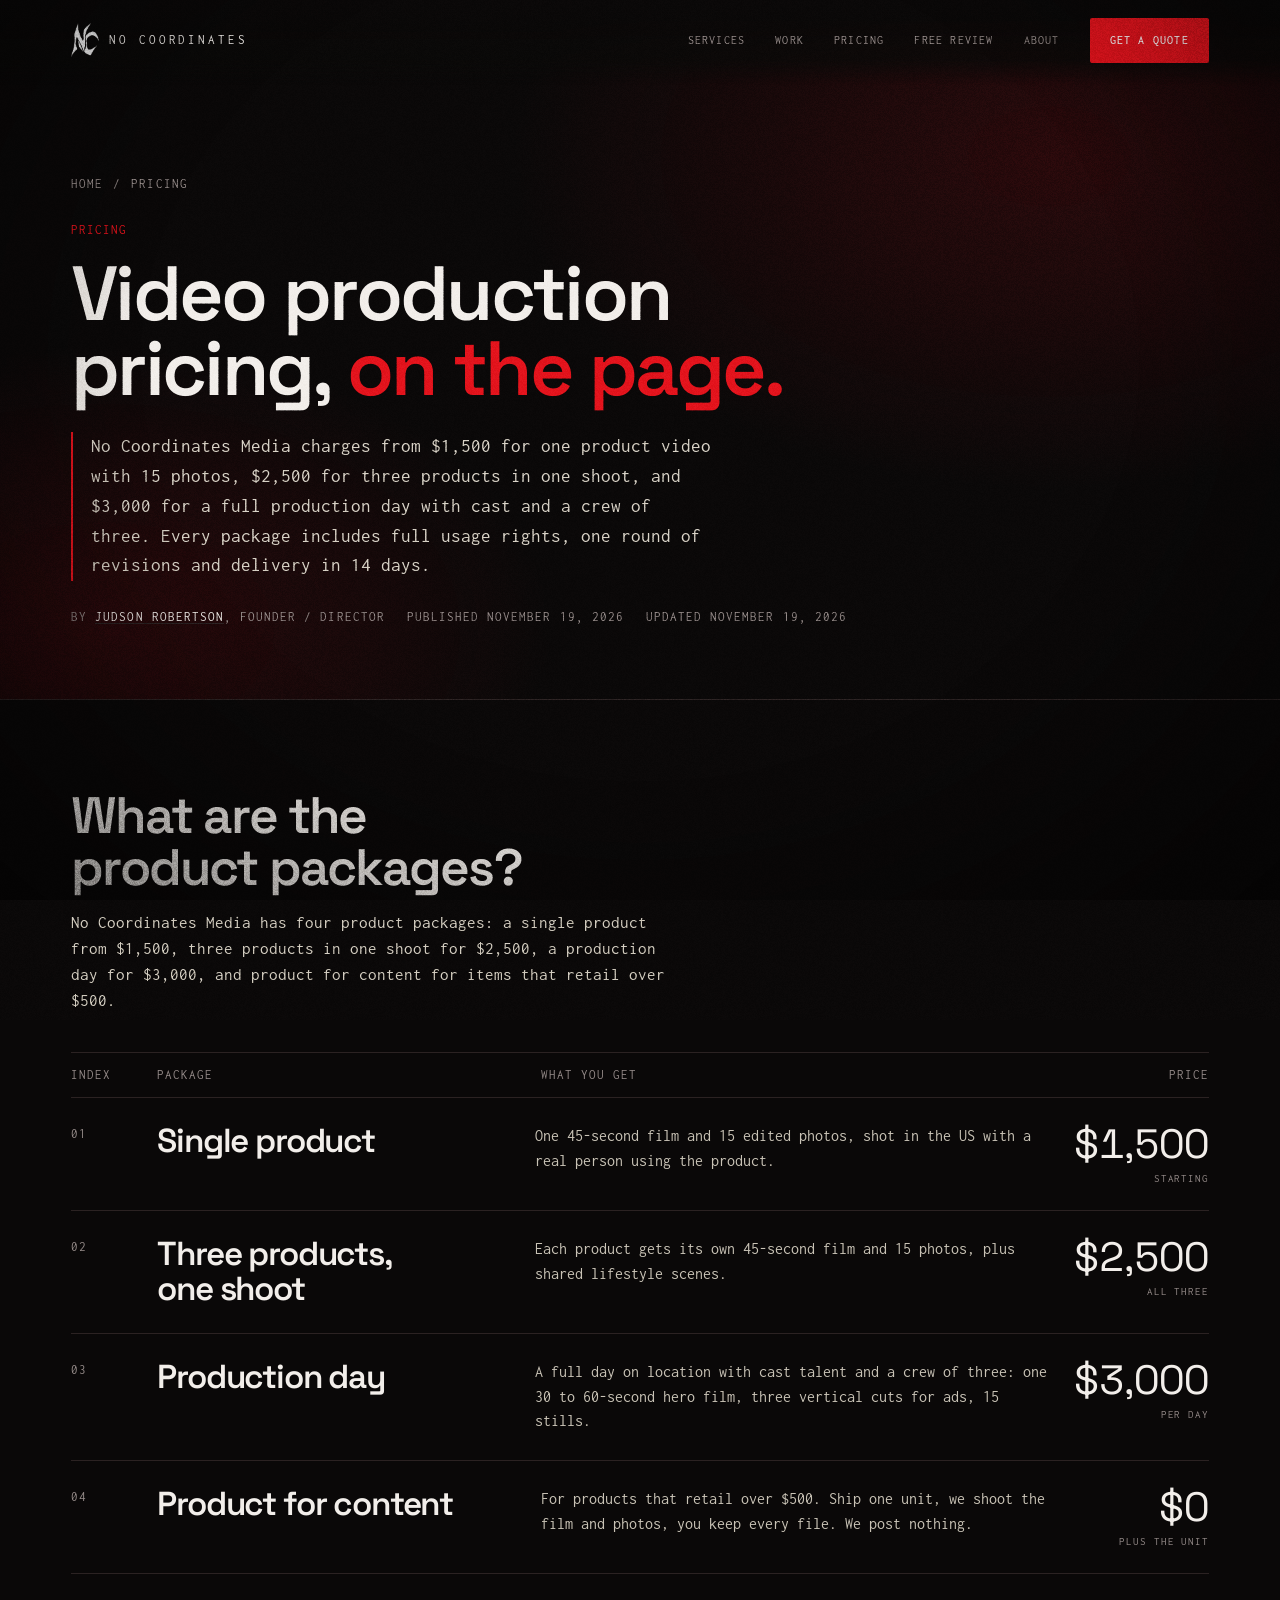
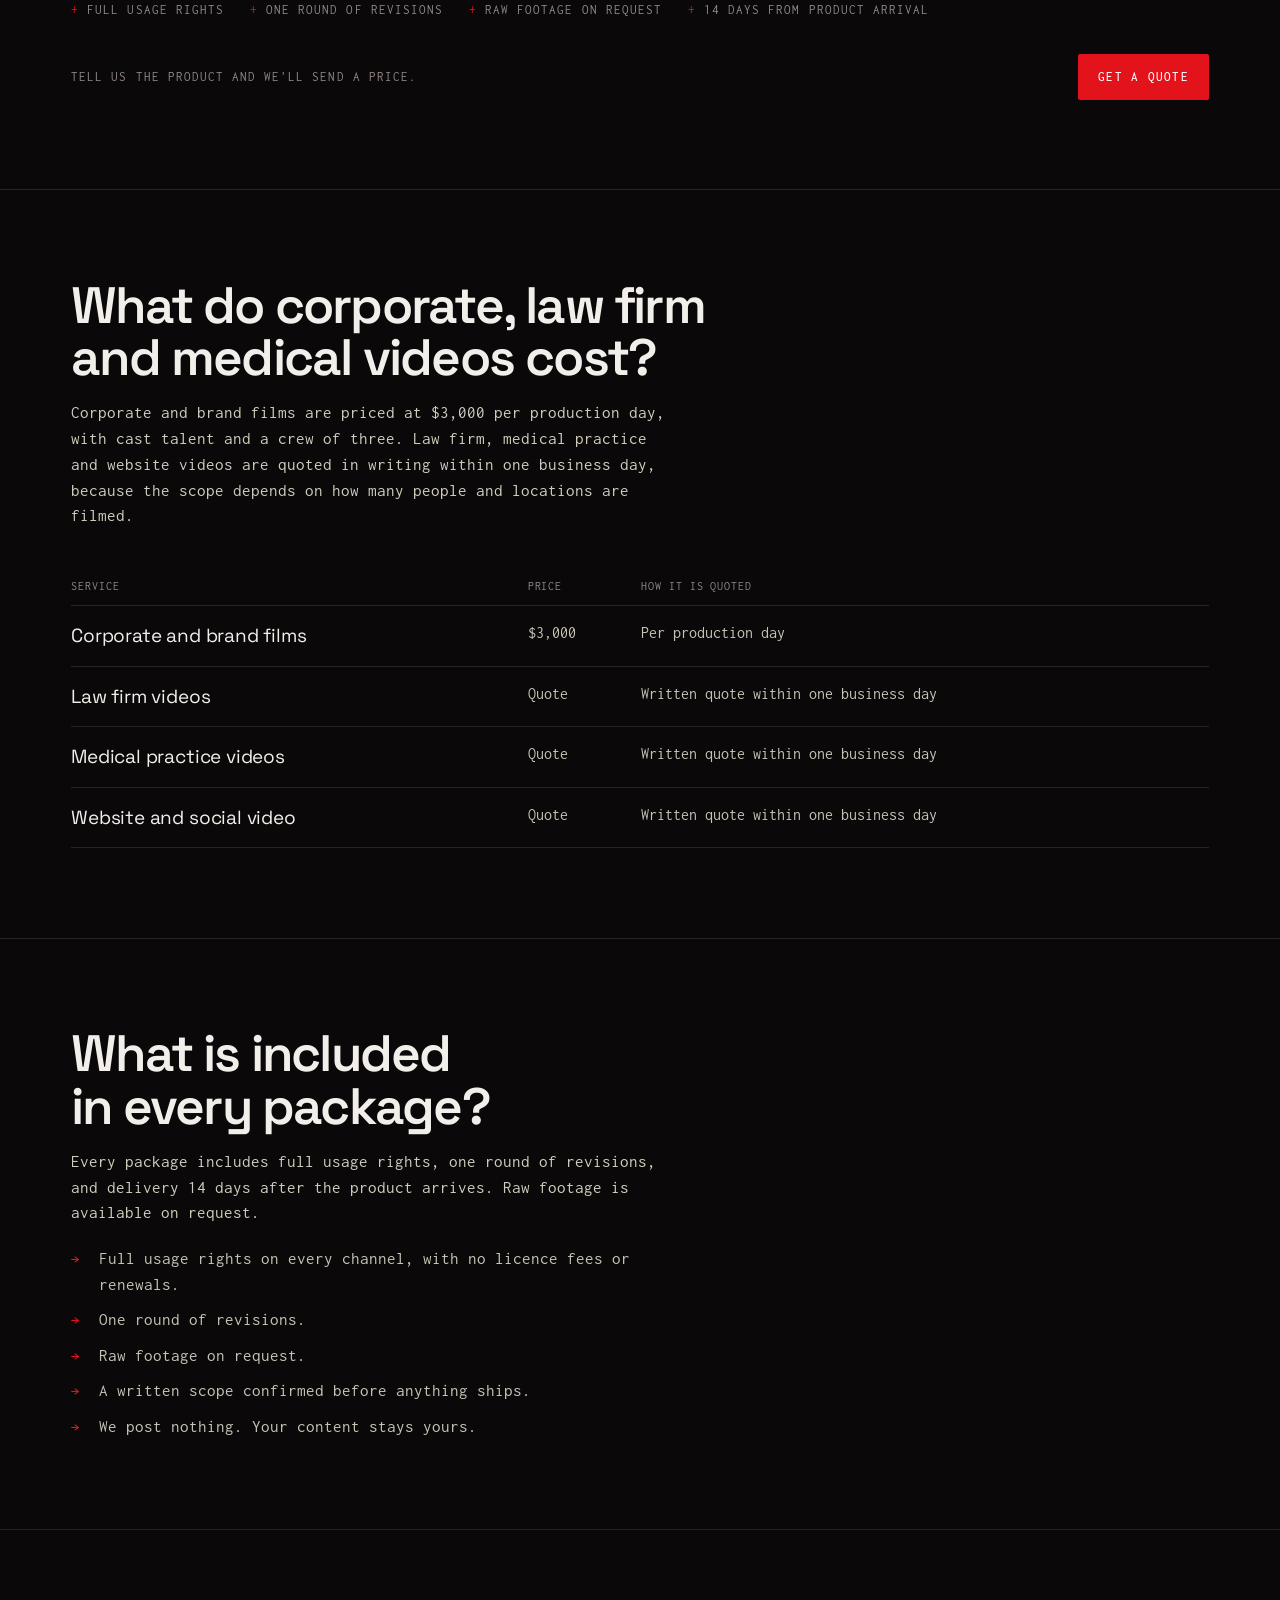
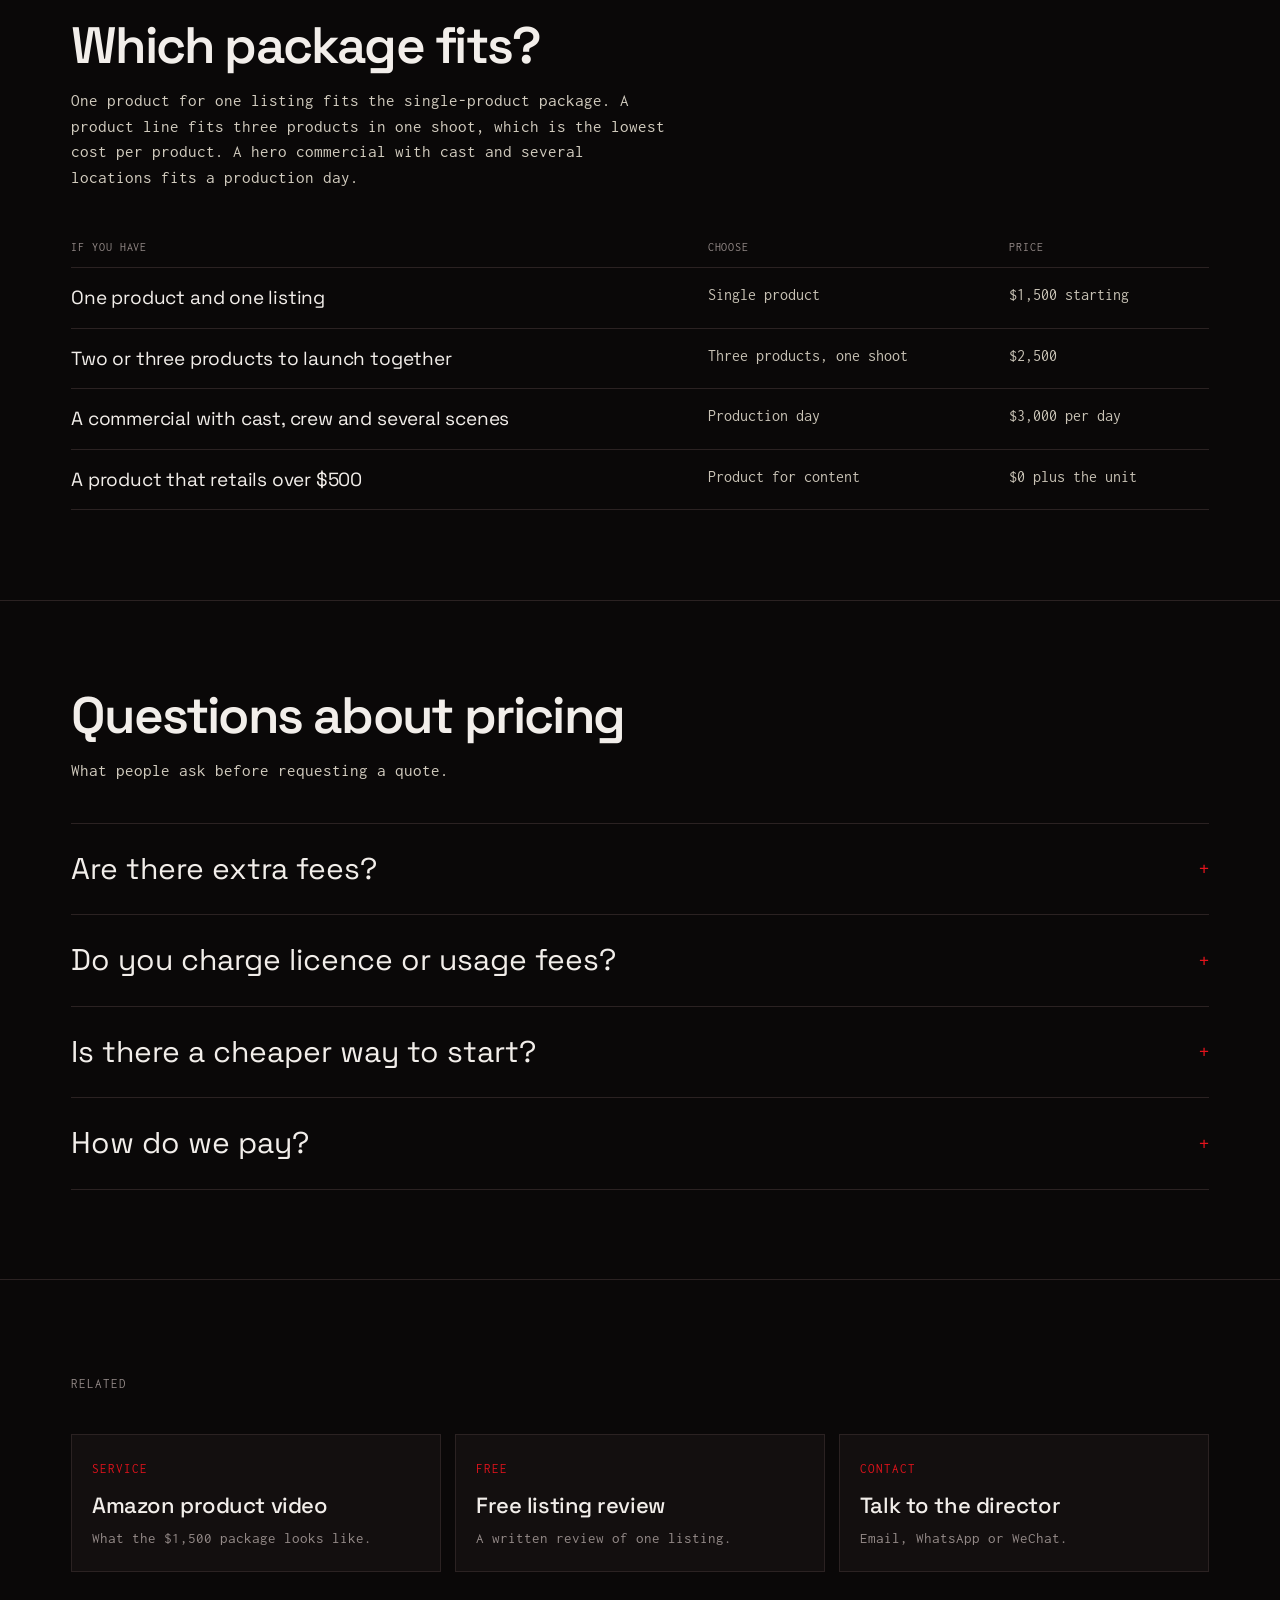
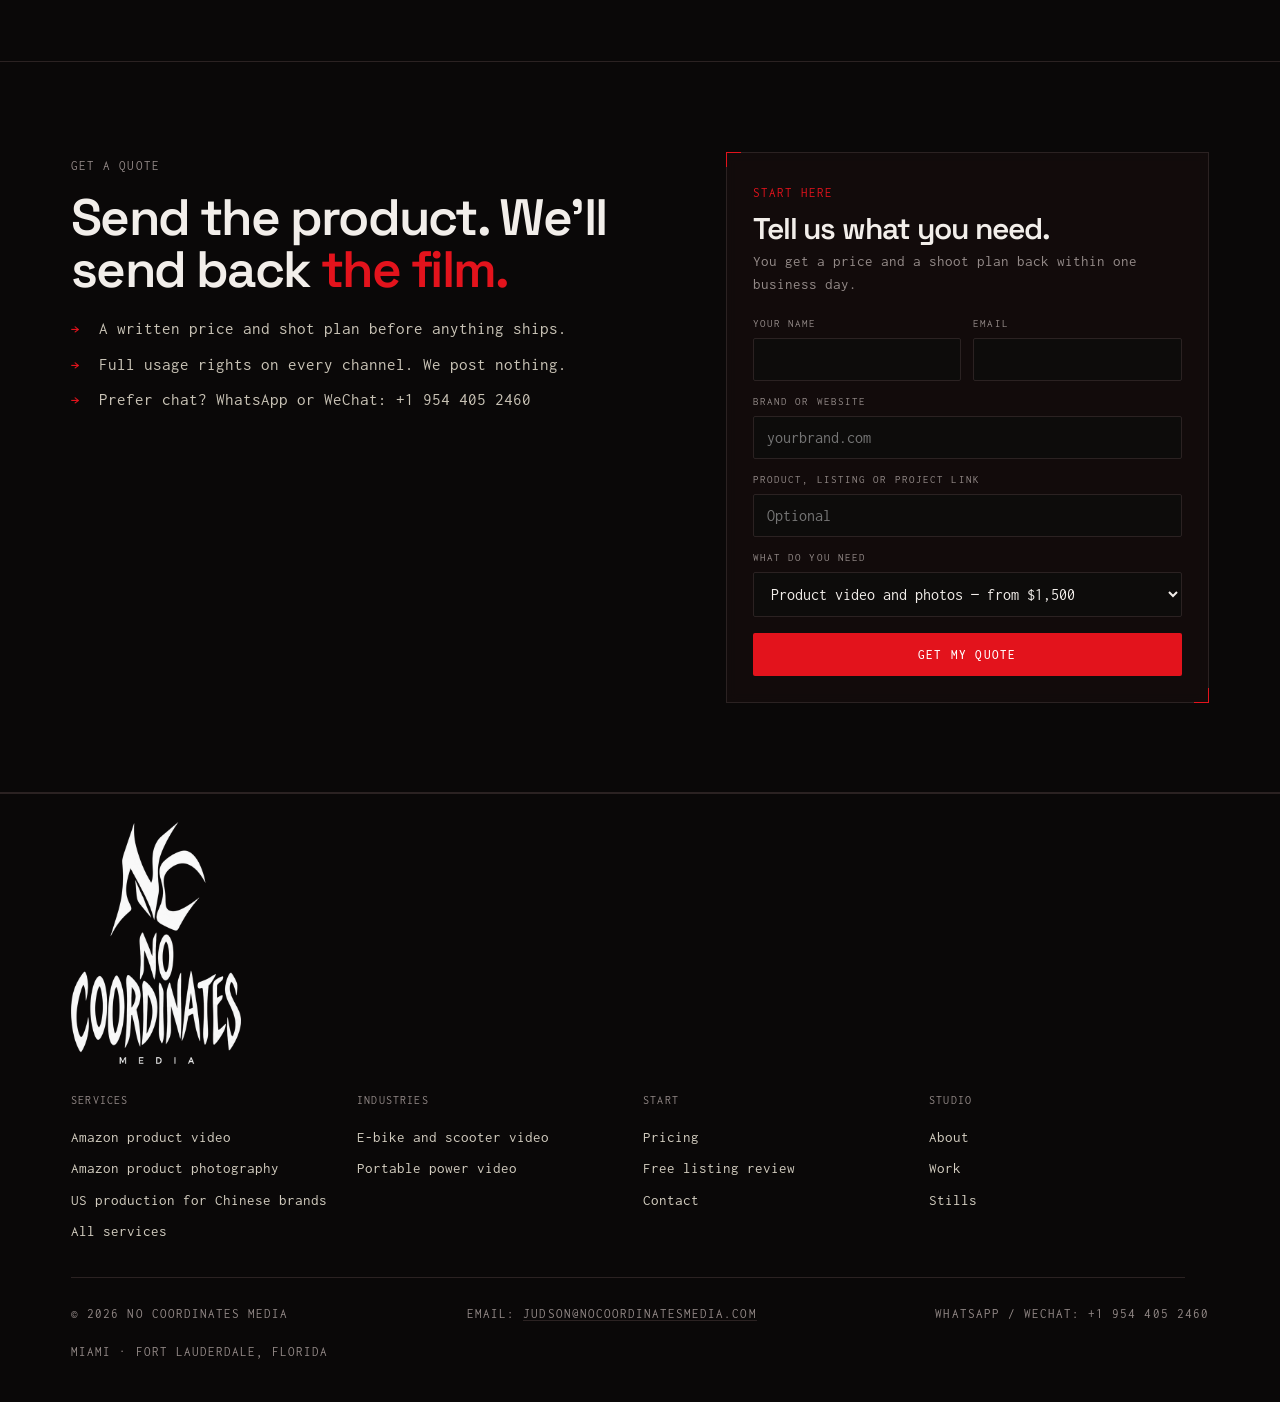
<file: pricing.html>
<!DOCTYPE html>
<html lang="en">
<head>
<meta charset="utf-8">
<meta name="viewport" content="width=device-width, initial-scale=1">
<title>Video Production Pricing From $1,500 | No Coordinates</title>
<meta name="description" content="Video production prices on the page: one product $1,500, three products $2,500, production day $3,000. Full usage rights and 14-day delivery.">
<link rel="canonical" href="https://nocoordinatesmedia.com/pricing">
<link rel="icon" href="/favicon.ico" sizes="any">
<link rel="icon" type="image/png" sizes="32x32" href="/img/icon-32.png">
<link rel="apple-touch-icon" href="/apple-touch-icon.png">
<meta property="og:type" content="website">
<meta property="og:title" content="Video Production Pricing From $1,500 | No Coordinates">
<meta property="og:description" content="Video production prices on the page: one product $1,500, three products $2,500, production day $3,000. Full usage rights and 14-day delivery.">
<meta property="og:url" content="https://nocoordinatesmedia.com/pricing">
<meta property="og:image" content="https://nocoordinatesmedia.com/img/og.jpg">
<link rel="preconnect" href="https://fonts.googleapis.com">
<link rel="preconnect" href="https://fonts.gstatic.com" crossorigin>
<link href="https://fonts.googleapis.com/css2?family=Space+Grotesk:wght@400;500;600;700&family=Inconsolata:wght@400;500;600&display=swap" rel="stylesheet">
<link rel="stylesheet" href="/site.css">
<script type="application/ld+json">{"@context": "https://schema.org", "@graph": [{"@type": "Organization", "@id": "https://nocoordinatesmedia.com/#org", "name": "No Coordinates Media", "url": "https://nocoordinatesmedia.com/", "logo": "https://nocoordinatesmedia.com/img/og.jpg", "email": "judson@nocoordinatesmedia.com", "telephone": "+1-954-405-2460"}, {"@type": "Person", "@id": "https://nocoordinatesmedia.com/about#judson", "name": "Judson Robertson", "jobTitle": "Founder and Director", "url": "https://nocoordinatesmedia.com/about", "worksFor": {"@id": "https://nocoordinatesmedia.com/#org"}}, {"@type": "BreadcrumbList", "itemListElement": [{"@type": "ListItem", "position": 1, "name": "Home", "item": "https://nocoordinatesmedia.com/"}, {"@type": "ListItem", "position": 2, "name": "Pricing", "item": "https://nocoordinatesmedia.com/pricing"}]}, {"@type": "WebPage", "@id": "https://nocoordinatesmedia.com/pricing", "url": "https://nocoordinatesmedia.com/pricing", "name": "Video Production Pricing From $1,500 | No Coordinates", "description": "Video production prices on the page: one product $1,500, three products $2,500, production day $3,000. Full usage rights and 14-day delivery.", "datePublished": "2026-11-19", "dateModified": "2026-11-19", "author": {"@id": "https://nocoordinatesmedia.com/about#judson"}, "publisher": {"@id": "https://nocoordinatesmedia.com/#org"}}]}</script>
</head>
<body>
<div id="grain" aria-hidden="true"></div>
<div class="vignette" aria-hidden="true"></div>
<header class="nav">
  <div class="wrap">
    <a class="mark" href="/" aria-label="No Coordinates Media, home"><img src="/img/nc-white.png" alt="" width="28" height="34">No Coordinates</a>
    <nav aria-label="Primary">
      <a href="/#services">Services</a>
      <a href="/#work">Work</a>
      <a href="/pricing">Pricing</a>
      <a href="/free-listing-review">Free review</a>
      <a href="/about">About</a>
      <a class="btn" href="#brief">Get a quote</a>
    </nav>
  </div>
</header>
<main>
<section class="phero">
  <div class="wrap">
    <div class="crumbs mono"><a href="/">Home</a><span>/</span><span>Pricing</span></div>
    <span class="mono tally">Pricing</span>
    <h1 style="margin-top:14px">Video production pricing, <em>on the page.</em></h1>
    <p class="answer">No Coordinates Media charges from $1,500 for one product video with 15 photos, $2,500 for three products in one shoot, and $3,000 for a full production day with cast and a crew of three. Every package includes full usage rights, one round of revisions and delivery in 14 days.</p>
    <div class="byline mono"><span>By <a href="/about">Judson Robertson</a>, Founder / Director</span><span>Published November 19, 2026</span><span>Updated November 19, 2026</span></div>
  </div>
</section>
<section class="sec"><div class="wrap"><h2>What are the product packages?</h2><p class="lead-p">No Coordinates Media has four product packages: a single product from $1,500, three products in one shoot for $2,500, a production day for $3,000, and product for content for items that retail over $500.</p><div class="table"><div class="rowp th mono"><span>Index</span><span>Package</span><span>What you get</span><span style="text-align:right">Price</span></div><div class="rowp"><span class="mono">01</span><h3>Single product</h3><p>One 45-second film and 15 edited photos, shot in the US with a real person using the product.</p><div class="price">$1,500<small>starting</small></div></div><div class="rowp"><span class="mono">02</span><h3>Three products, one shoot</h3><p>Each product gets its own 45-second film and 15 photos, plus shared lifestyle scenes.</p><div class="price">$2,500<small>all three</small></div></div><div class="rowp"><span class="mono">03</span><h3>Production day</h3><p>A full day on location with cast talent and a crew of three: one 30 to 60-second hero film, three vertical cuts for ads, 15 stills.</p><div class="price">$3,000<small>per day</small></div></div><div class="rowp"><span class="mono">04</span><h3>Product for content</h3><p>For products that retail over $500. Ship one unit, we shoot the film and photos, you keep every file. We post nothing.</p><div class="price">$0<small>plus the unit</small></div></div></div><div class="incl mono"><span>Full usage rights</span><span>One round of revisions</span><span>Raw footage on request</span><span>14 days from product arrival</span></div><div class="cta-row"><span class="mono">Tell us the product and we'll send a price.</span><a class="btn" href="#brief">Get a quote</a></div></div></section><section class="sec"><div class="wrap"><h2>What do corporate, law firm and medical videos cost?</h2><p class="lead-p">Corporate and brand films are priced at $3,000 per production day, with cast talent and a crew of three. Law firm, medical practice and website videos are quoted in writing within one business day, because the scope depends on how many people and locations are filmed.</p><div class="tablewrap"><table class="dt"><thead><tr><th>Service</th><th>Price</th><th>How it is quoted</th></tr></thead><tbody><tr><td>Corporate and brand films</td><td class=num>$3,000</td><td>Per production day</td></tr><tr><td>Law firm videos</td><td class=num>Quote</td><td>Written quote within one business day</td></tr><tr><td>Medical practice videos</td><td class=num>Quote</td><td>Written quote within one business day</td></tr><tr><td>Website and social video</td><td class=num>Quote</td><td>Written quote within one business day</td></tr></tbody></table></div></div></section><section class="sec"><div class="wrap"><h2>What is included in every package?</h2><p class="lead-p">Every package includes full usage rights, one round of revisions, and delivery 14 days after the product arrives. Raw footage is available on request.</p><ul class="plain"><li>Full usage rights on every channel, with no licence fees or renewals.</li><li>One round of revisions.</li><li>Raw footage on request.</li><li>A written scope confirmed before anything ships.</li><li>We post nothing. Your content stays yours.</li></ul></div></section><section class="sec"><div class="wrap"><h2>Which package fits?</h2><p class="lead-p">One product for one listing fits the single-product package. A product line fits three products in one shoot, which is the lowest cost per product. A hero commercial with cast and several locations fits a production day.</p><div class="tablewrap"><table class="dt"><thead><tr><th>If you have</th><th>Choose</th><th>Price</th></tr></thead><tbody><tr><td>One product and one listing</td><td>Single product</td><td class=num>$1,500 starting</td></tr><tr><td>Two or three products to launch together</td><td>Three products, one shoot</td><td class=num>$2,500</td></tr><tr><td>A commercial with cast, crew and several scenes</td><td>Production day</td><td class=num>$3,000 per day</td></tr><tr><td>A product that retails over $500</td><td>Product for content</td><td class=num>$0 plus the unit</td></tr></tbody></table></div></div></section><section class="sec"><div class="wrap"><h2>Questions about pricing</h2><p class="lead-p">What people ask before requesting a quote.</p><div class="faqs"><details><summary>Are there extra fees?</summary><p>Anything outside the listed packages gets a written quote first. Nothing is added without your sign-off.</p></details><details><summary>Do you charge licence or usage fees?</summary><p>No. You own the footage and photos outright.</p></details><details><summary>Is there a cheaper way to start?</summary><p>Yes. The <a href="/free-listing-review">free listing review</a> costs nothing and needs no product shipped.</p></details><details><summary>How do we pay?</summary><p>Payment terms are set out in the written quote.</p></details></div></div></section><section class="sec"><div class="wrap"><span class="mono">Related</span><div class="related"><a href="/amazon-product-video"><span class="mono tally">Service</span><b>Amazon product video</b><span class="d">What the $1,500 package looks like.</span></a><a href="/free-listing-review"><span class="mono tally">Free</span><b>Free listing review</b><span class="d">A written review of one listing.</span></a><a href="/contact"><span class="mono tally">Contact</span><b>Talk to the director</b><span class="d">Email, WhatsApp or WeChat.</span></a></div></div></section>
<section class="sec" id="brief"><div class="wrap quotewrap">
  <div>
    <span class="mono">Get a quote</span>
    <h2 style="margin-top:14px">Send the product. We'll send back <em>the film.</em></h2>
    <ul class="plain">
      <li>A written price and shot plan before anything ships.</li>
      <li>Full usage rights on every channel. We post nothing.</li>
      <li>Prefer chat? WhatsApp or WeChat: +1 954 405 2460</li>
    </ul>
  </div>
  <aside class="brief">
    <span class="mono tally">Start here</span>
    <h2 style="font-size:30px;line-height:1.05;margin:8px 0 6px;max-width:none">Tell us what you need.</h2>
    <p class="sub">You get a price and a shoot plan back within one business day.</p>
    <form data-lead="Quote request" novalidate>
      <div class="two">
        <label>Your name<input name="name" data-label="Name" autocomplete="name" required></label>
        <label>Email<input name="email" data-label="Email" type="email" autocomplete="email" required></label>
      </div>
      <label>Brand or website<input name="brand" data-label="Brand" placeholder="yourbrand.com" required></label>
      <label>Product, listing or project link<input name="link" data-label="Link" placeholder="Optional" inputmode="url"></label>
      <label>What do you need
        <select name="project" data-label="Project">
          <option>Product video and photos — from $1,500</option>
          <option>Three products, one shoot — $2,500</option>
          <option>Corporate or brand film — production day $3,000</option>
          <option>Website or social video</option>
          <option>Product for content (products over $500)</option>
          <option>Not sure yet</option>
        </select>
      </label>
      <button class="btn" type="submit">Get my quote</button>
    </form>
    <div class="result" role="status" aria-live="polite"></div>
  </aside>
</div></section>
</main>
<footer>
  <div class="wrap"><img class="flogo" src="/img/logo-full-white.png" alt="No Coordinates Media" width="492" height="700" loading="lazy"></div>
  <div class="wrap"><nav class="fnav" aria-label="Site pages">
    <div><h3>Services</h3>
      <a href="/amazon-product-video">Amazon product video</a>
      <a href="/amazon-product-photography">Amazon product photography</a>
      <a href="/us-video-production-for-chinese-brands">US production for Chinese brands</a>
      <a href="/#services">All services</a></div>
    <div><h3>Industries</h3>
      <a href="/e-bike-video-production">E-bike and scooter video</a>
      <a href="/portable-power-video-production">Portable power video</a></div>
    <div><h3>Start</h3>
      <a href="/pricing">Pricing</a>
      <a href="/free-listing-review">Free listing review</a>
      <a href="/contact">Contact</a></div>
    <div><h3>Studio</h3>
      <a href="/about">About</a>
      <a href="/#work">Work</a>
      <a href="/#stills">Stills</a></div>
  </nav></div>
  <div class="wrap mono">
    <span>© 2026 No Coordinates Media</span>
    <span>Email: <a href="mailto:judson@nocoordinatesmedia.com">judson@nocoordinatesmedia.com</a></span>
    <span>WhatsApp / WeChat: +1 954 405 2460</span>
    <span>Miami · Fort Lauderdale, Florida</span>
  </div>
</footer>
<div id="player" role="dialog" aria-modal="true" aria-label="Film player">
  <button class="btn ghost" id="closePlayer" type="button">Close</button>
  <div class="box" id="playerBox"></div>
</div>
<script src="/site.js"></script>
</body>
</html>
</file>
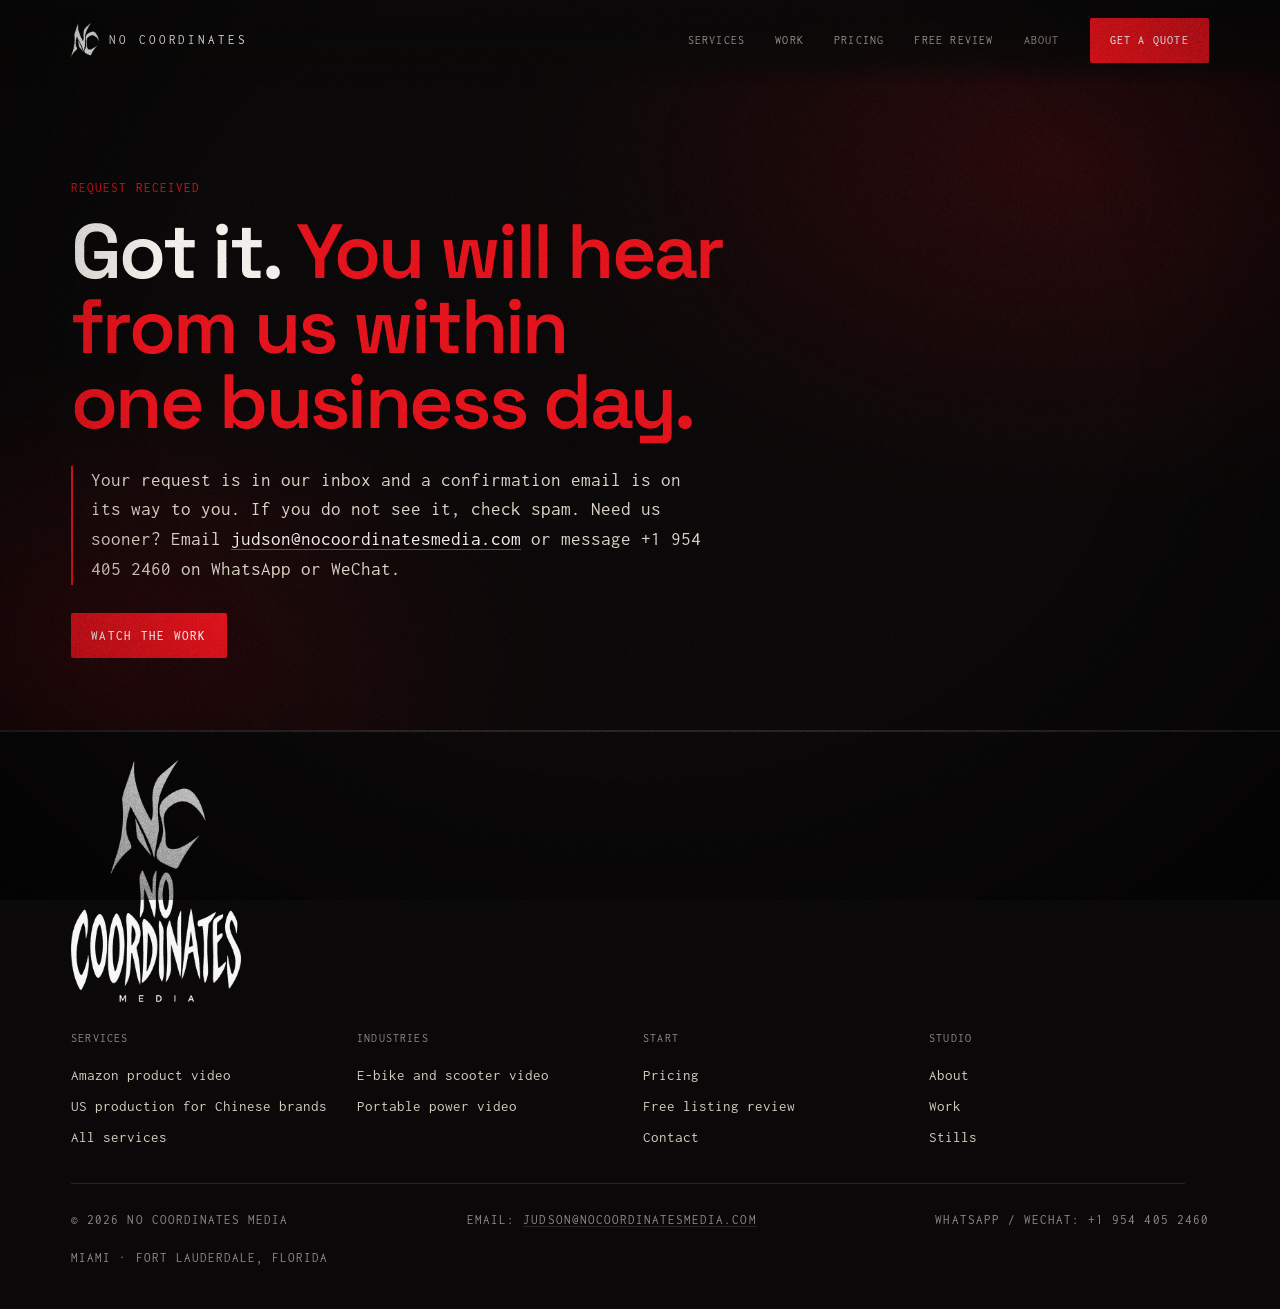
<file: thanks.html>
<!DOCTYPE html>
<html lang="en">
<head>
<meta charset="utf-8">
<meta name="viewport" content="width=device-width, initial-scale=1">
<title>Request received | No Coordinates Media</title>
<meta name="robots" content="noindex">
<link rel="canonical" href="https://nocoordinatesmedia.com/thanks">
<link rel="icon" href="/favicon.ico" sizes="any">
<link rel="icon" type="image/png" sizes="32x32" href="/img/icon-32.png">
<link rel="apple-touch-icon" href="/apple-touch-icon.png">
<link rel="preconnect" href="https://fonts.googleapis.com">
<link rel="preconnect" href="https://fonts.gstatic.com" crossorigin>
<link href="https://fonts.googleapis.com/css2?family=Space+Grotesk:wght@400;500;600;700&family=Inconsolata:wght@400;500;600&display=swap" rel="stylesheet">
<link rel="stylesheet" href="/site.css">
</head>
<body>
<div id="grain" aria-hidden="true"></div>
<div class="vignette" aria-hidden="true"></div>
<header class="nav">
  <div class="wrap">
    <a class="mark" href="/" aria-label="No Coordinates Media, home"><img src="/img/nc-white.png" alt="" width="28" height="34">No Coordinates</a>
    <nav aria-label="Primary">
      <a href="/#services">Services</a>
      <a href="/#work">Work</a>
      <a href="/pricing">Pricing</a>
      <a href="/free-listing-review">Free review</a>
      <a href="/about">About</a>
      <a class="btn" href="/#brief">Get a quote</a>
    </nav>
  </div>
</header>
<main>
<section class="phero">
  <div class="wrap">
    <span class="mono tally">Request received</span>
    <h1 style="margin-top:14px">Got it. <em>You will hear from us within one business day.</em></h1>
    <p class="answer">Your request is in our inbox and a confirmation email is on its way to you. If you do not see it, check spam. Need us sooner? Email <a href="mailto:judson@nocoordinatesmedia.com">judson@nocoordinatesmedia.com</a> or message +1 954 405 2460 on WhatsApp or WeChat.</p>
    <p style="margin-top:28px"><a class="btn" href="/#cases">Watch the work</a></p>
  </div>
</section>
</main>
<footer>
  <div class="wrap"><img class="flogo" src="/img/logo-full-white.png" alt="No Coordinates Media" width="492" height="700" loading="lazy"></div>
  <div class="wrap"><nav class="fnav" aria-label="Site pages">
    <div><h3>Services</h3>
      <a href="/amazon-product-video">Amazon product video</a>
      <a href="/us-video-production-for-chinese-brands">US production for Chinese brands</a>
      <a href="/#services">All services</a></div>
    <div><h3>Industries</h3>
      <a href="/e-bike-video-production">E-bike and scooter video</a>
      <a href="/portable-power-video-production">Portable power video</a></div>
    <div><h3>Start</h3>
      <a href="/pricing">Pricing</a>
      <a href="/free-listing-review">Free listing review</a>
      <a href="/contact">Contact</a></div>
    <div><h3>Studio</h3>
      <a href="/about">About</a>
      <a href="/#work">Work</a>
      <a href="/#stills">Stills</a></div>
  </nav></div>
  <div class="wrap mono">
    <span>© 2026 No Coordinates Media</span>
    <span>Email: <a href="mailto:judson@nocoordinatesmedia.com">judson@nocoordinatesmedia.com</a></span>
    <span>WhatsApp / WeChat: +1 954 405 2460</span>
    <span>Miami · Fort Lauderdale, Florida</span>
  </div>
</footer>
<div id="player" role="dialog" aria-modal="true" aria-label="Film player">
  <button class="btn ghost" id="closePlayer" type="button">Close</button>
  <div class="box" id="playerBox"></div>
</div>
<script src="/site.js"></script>
</body>
</html>
</file>
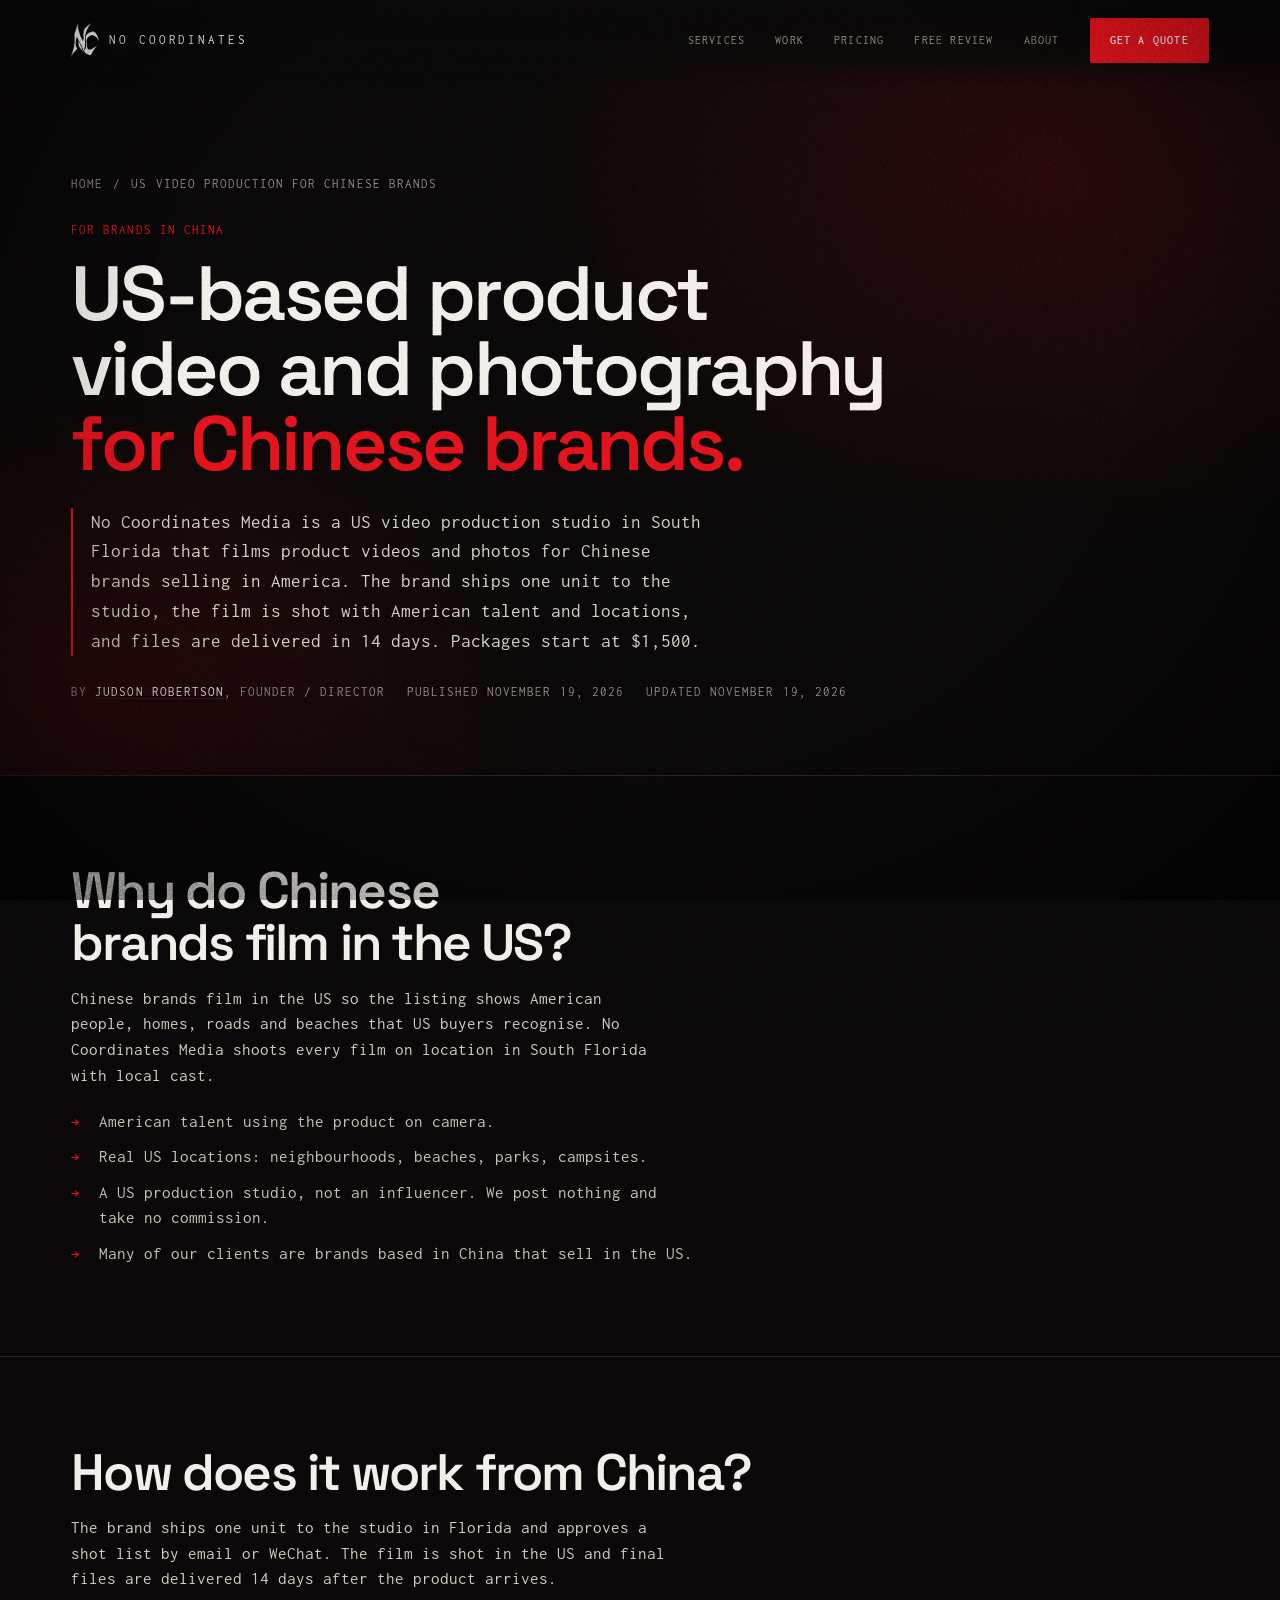
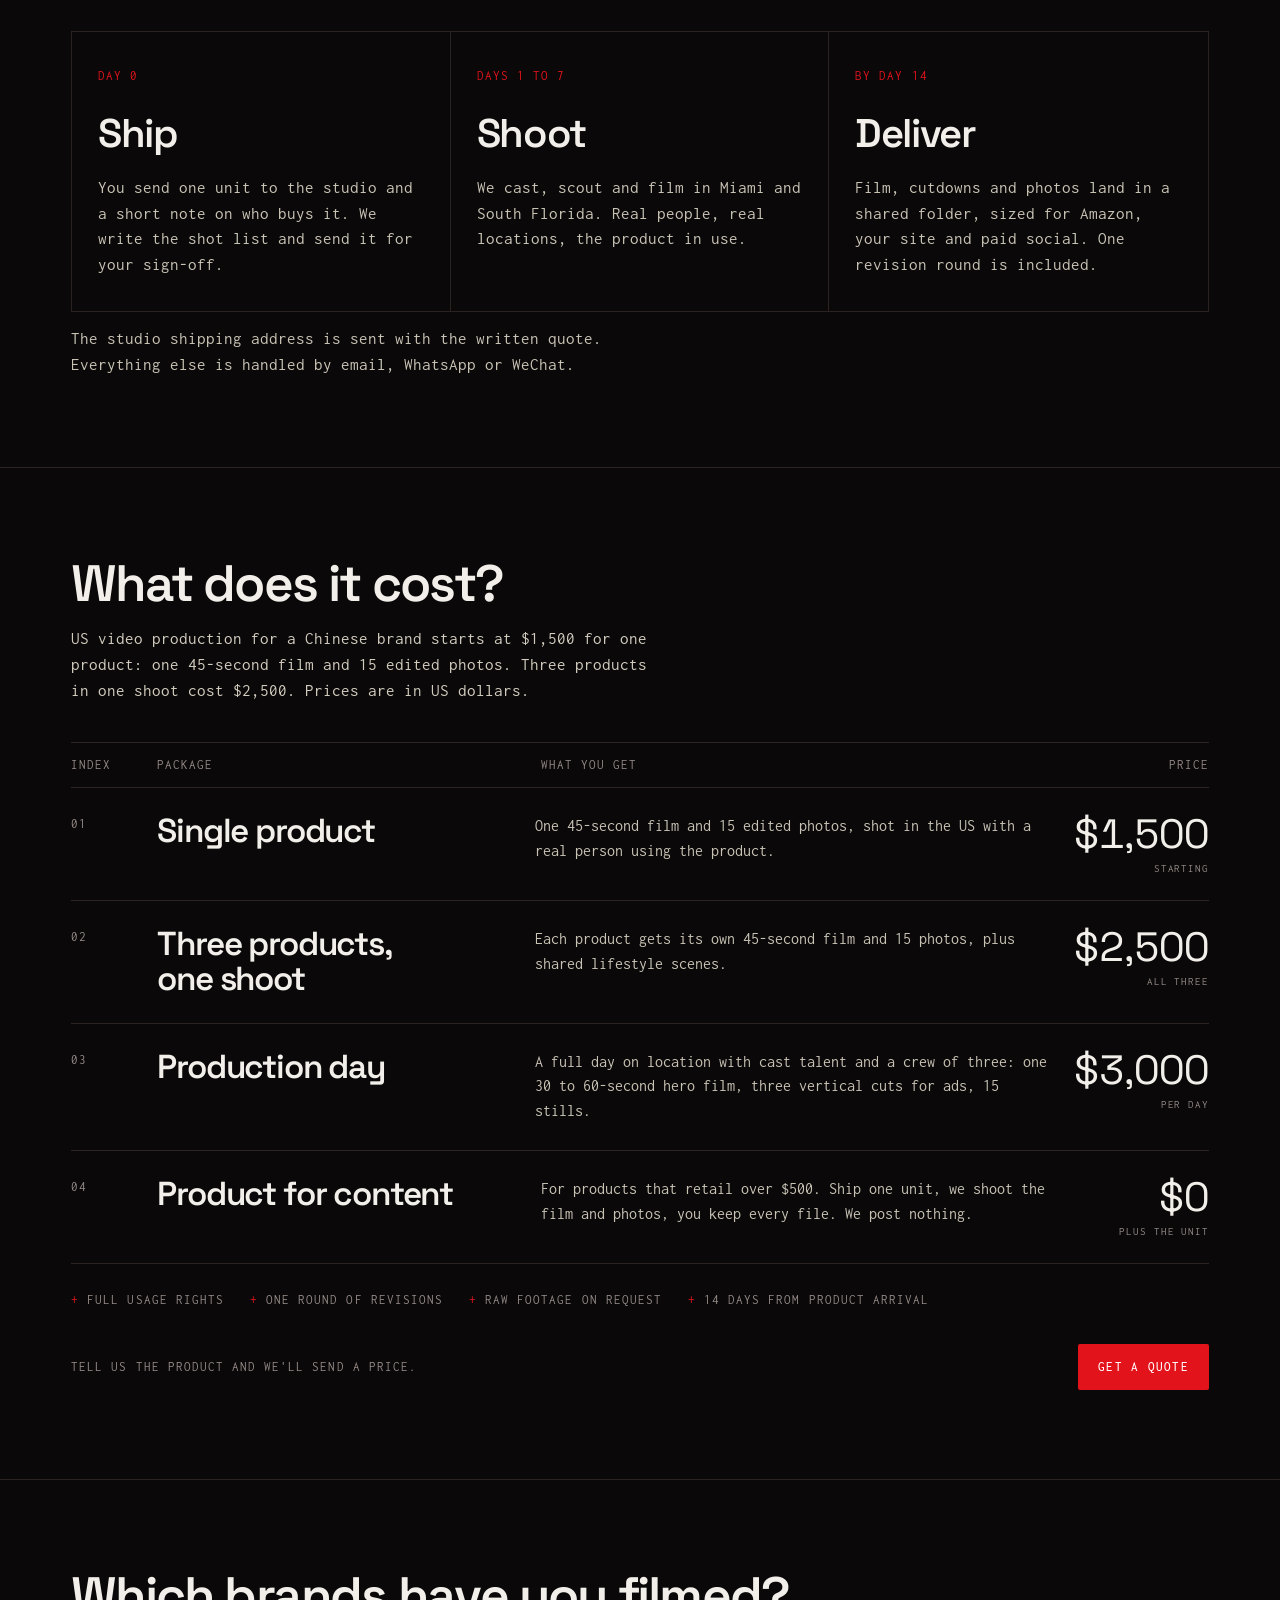
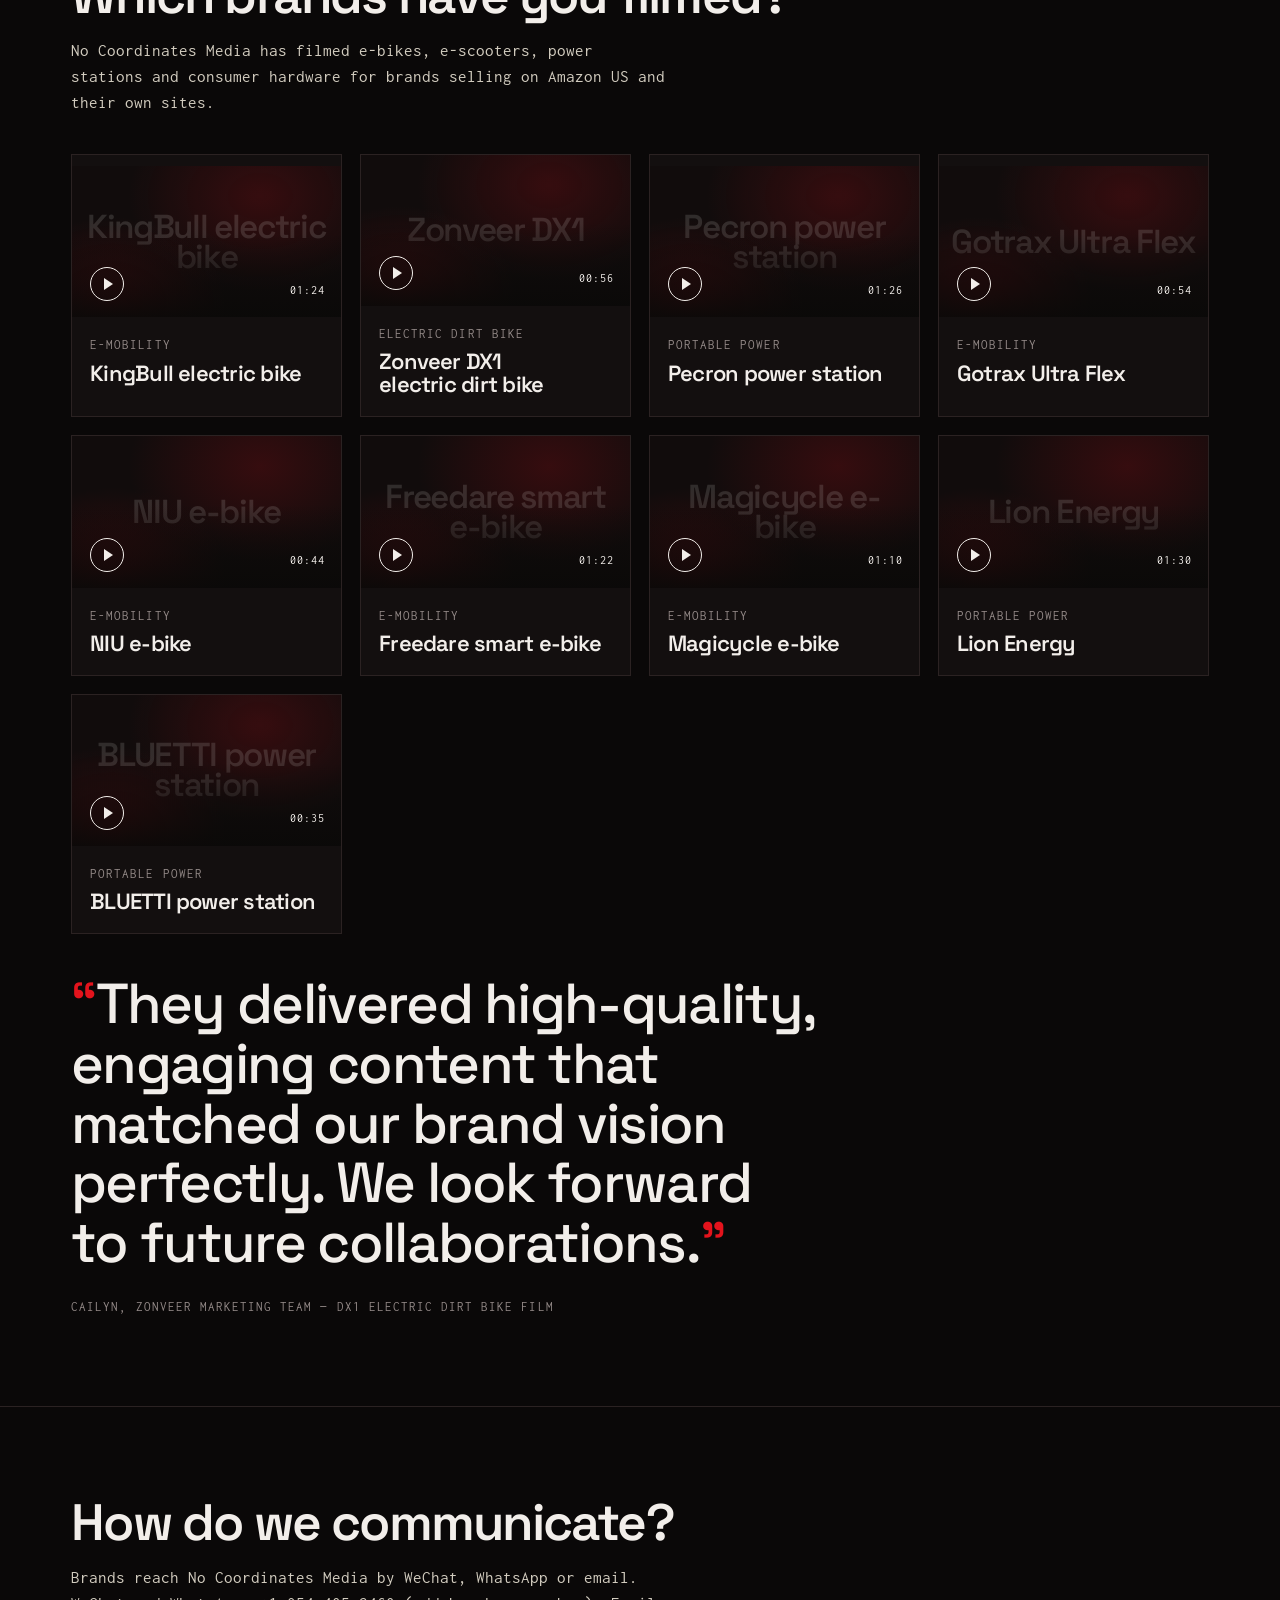
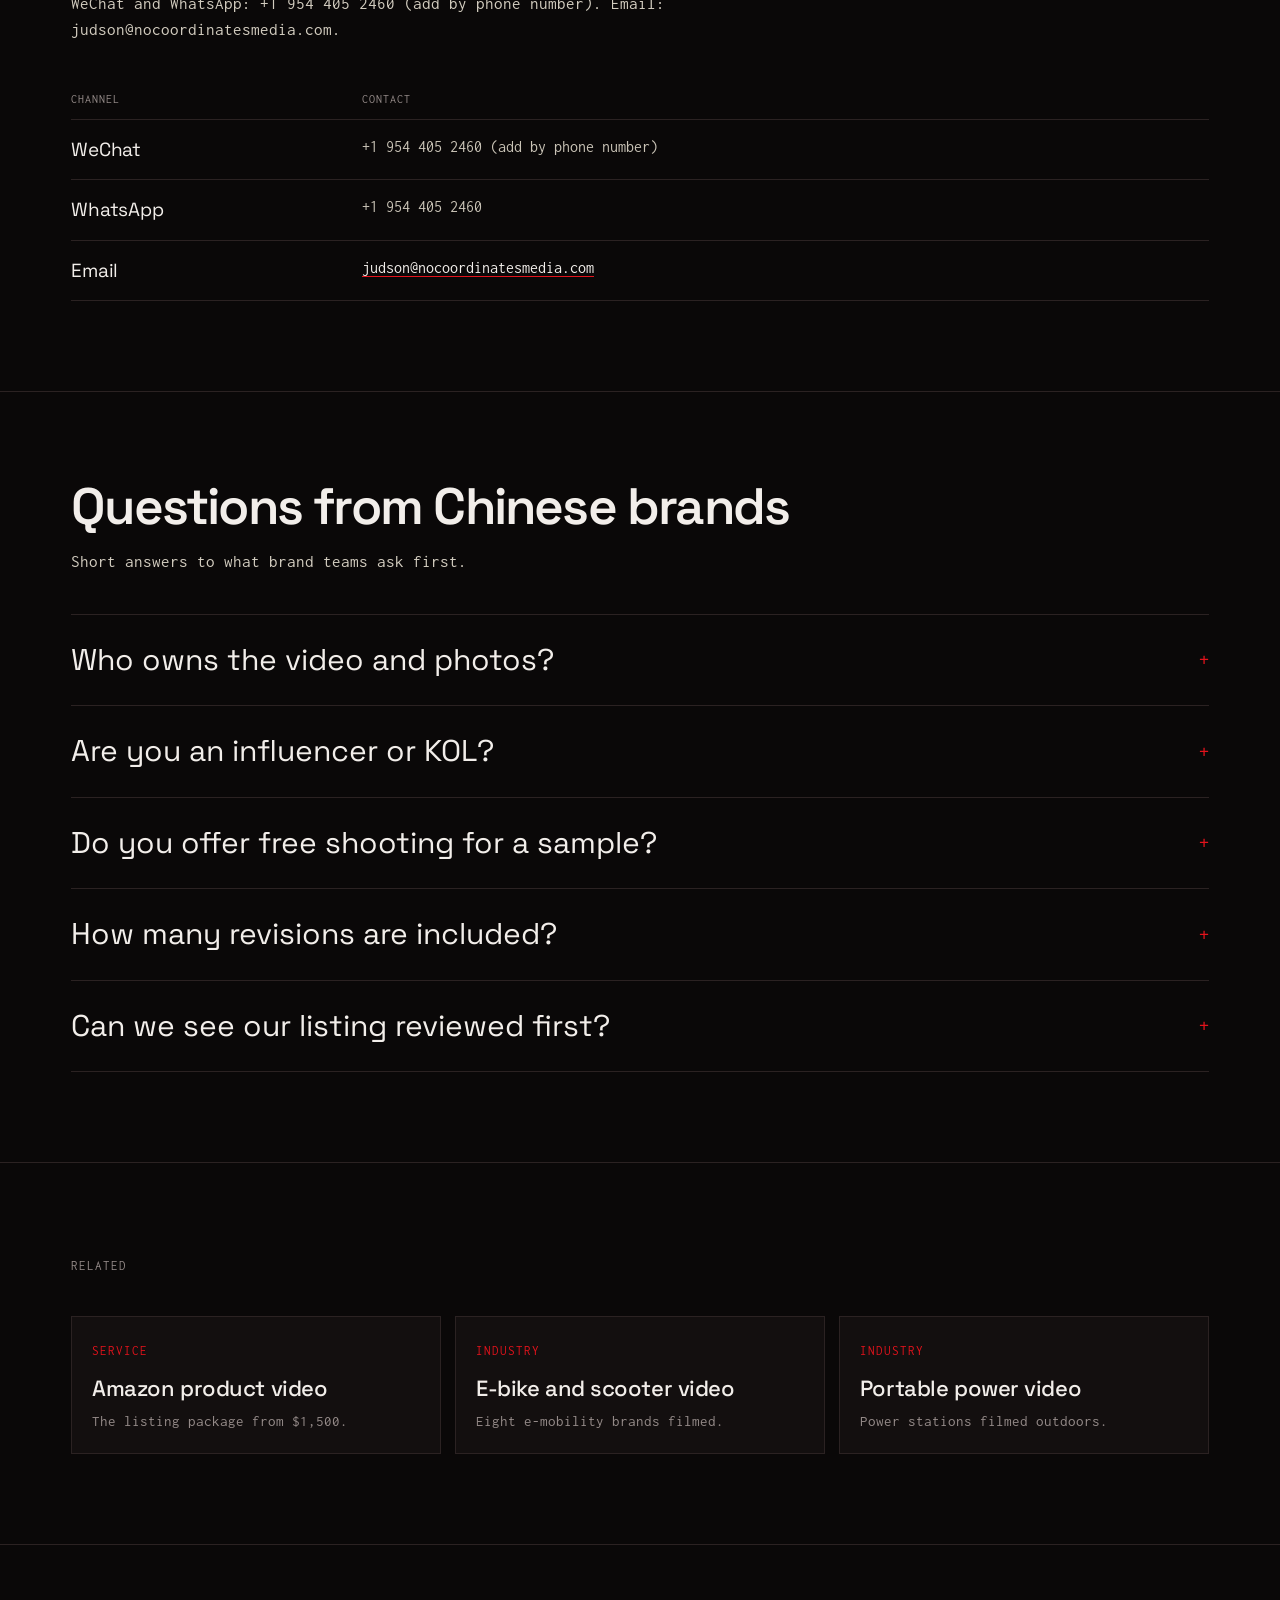
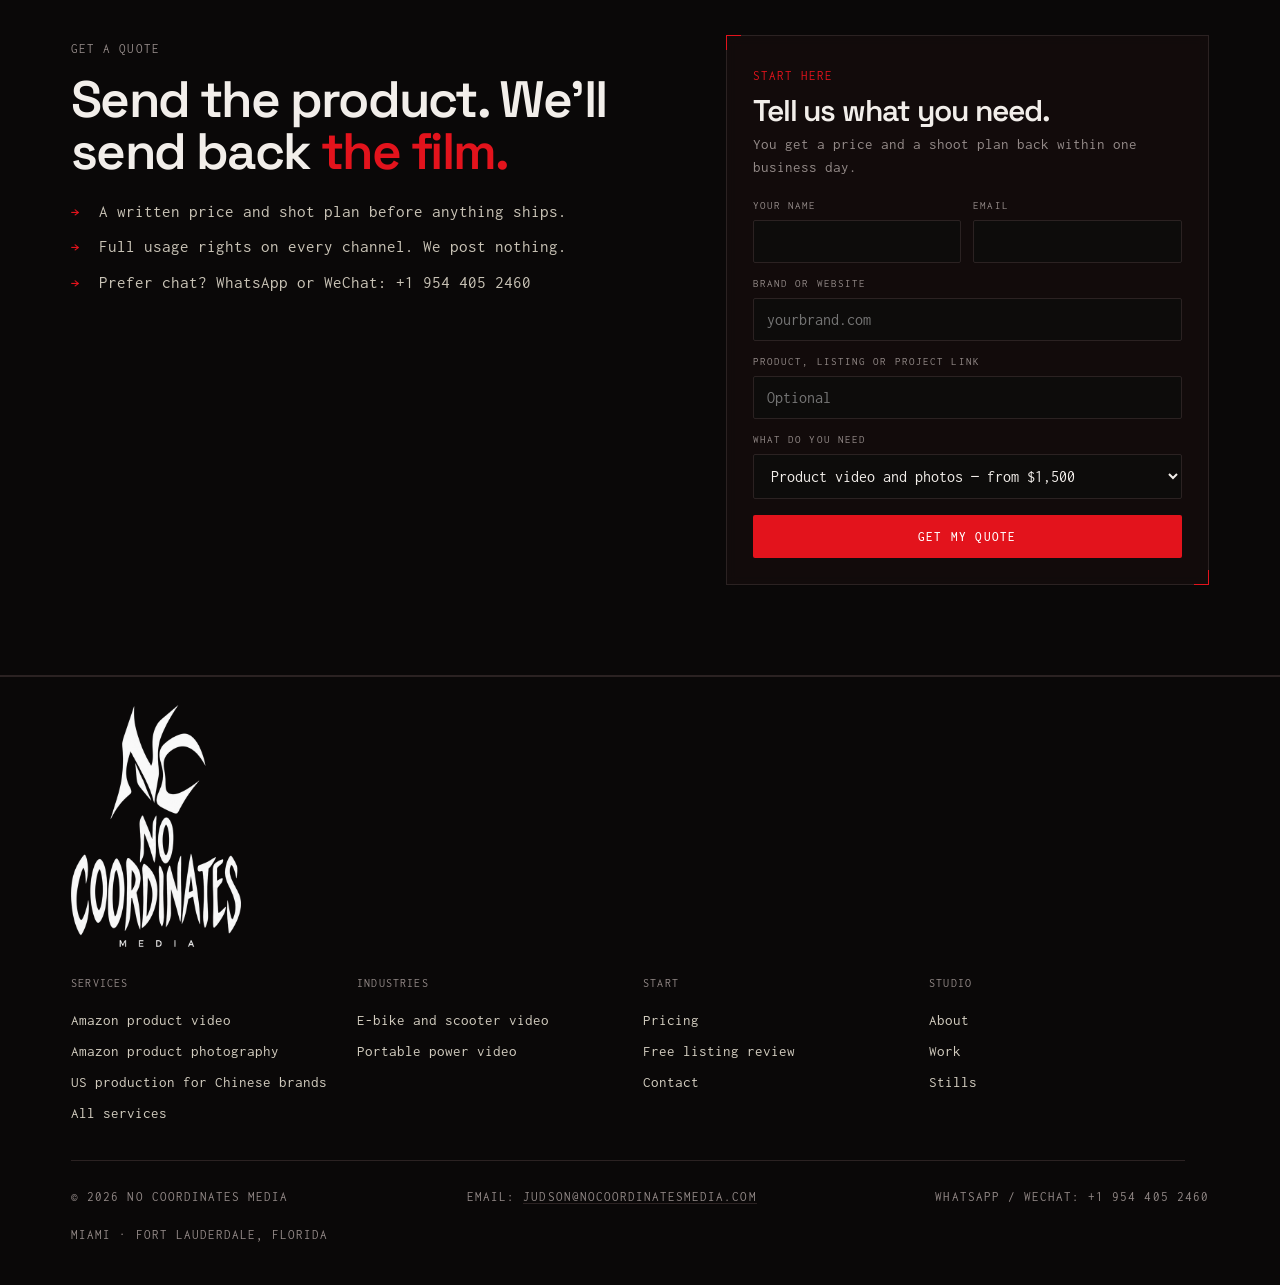
<file: us-video-production-for-chinese-brands.html>
<!DOCTYPE html>
<html lang="en">
<head>
<meta charset="utf-8">
<meta name="viewport" content="width=device-width, initial-scale=1">
<title>US Video Production for Chinese Brands | No Coordinates</title>
<meta name="description" content="US-based product video and photography for Chinese brands selling in America. Ship one unit, get a US-shot film and 15 photos in 14 days. From $1,500.">
<link rel="canonical" href="https://nocoordinatesmedia.com/us-video-production-for-chinese-brands">
<link rel="icon" href="/favicon.ico" sizes="any">
<link rel="icon" type="image/png" sizes="32x32" href="/img/icon-32.png">
<link rel="apple-touch-icon" href="/apple-touch-icon.png">
<meta property="og:type" content="website">
<meta property="og:title" content="US Video Production for Chinese Brands | No Coordinates">
<meta property="og:description" content="US-based product video and photography for Chinese brands selling in America. Ship one unit, get a US-shot film and 15 photos in 14 days. From $1,500.">
<meta property="og:url" content="https://nocoordinatesmedia.com/us-video-production-for-chinese-brands">
<meta property="og:image" content="https://nocoordinatesmedia.com/img/og.jpg">
<link rel="preconnect" href="https://fonts.googleapis.com">
<link rel="preconnect" href="https://fonts.gstatic.com" crossorigin>
<link href="https://fonts.googleapis.com/css2?family=Space+Grotesk:wght@400;500;600;700&family=Inconsolata:wght@400;500;600&display=swap" rel="stylesheet">
<link rel="stylesheet" href="/site.css">
<script type="application/ld+json">{"@context": "https://schema.org", "@graph": [{"@type": "Organization", "@id": "https://nocoordinatesmedia.com/#org", "name": "No Coordinates Media", "url": "https://nocoordinatesmedia.com/", "logo": "https://nocoordinatesmedia.com/img/og.jpg", "email": "judson@nocoordinatesmedia.com", "telephone": "+1-954-405-2460"}, {"@type": "Person", "@id": "https://nocoordinatesmedia.com/about#judson", "name": "Judson Robertson", "jobTitle": "Founder and Director", "url": "https://nocoordinatesmedia.com/about", "worksFor": {"@id": "https://nocoordinatesmedia.com/#org"}}, {"@type": "BreadcrumbList", "itemListElement": [{"@type": "ListItem", "position": 1, "name": "Home", "item": "https://nocoordinatesmedia.com/"}, {"@type": "ListItem", "position": 2, "name": "US video production for Chinese brands", "item": "https://nocoordinatesmedia.com/us-video-production-for-chinese-brands"}]}, {"@type": "WebPage", "@id": "https://nocoordinatesmedia.com/us-video-production-for-chinese-brands", "url": "https://nocoordinatesmedia.com/us-video-production-for-chinese-brands", "name": "US Video Production for Chinese Brands | No Coordinates", "description": "US-based product video and photography for Chinese brands selling in America. Ship one unit, get a US-shot film and 15 photos in 14 days. From $1,500.", "datePublished": "2026-11-19", "dateModified": "2026-11-19", "author": {"@id": "https://nocoordinatesmedia.com/about#judson"}, "publisher": {"@id": "https://nocoordinatesmedia.com/#org"}}, {"@type": "Service", "name": "US product video and photography for Chinese brands", "serviceType": "Product video production", "provider": {"@id": "https://nocoordinatesmedia.com/#org"}, "areaServed": "United States", "url": "https://nocoordinatesmedia.com/us-video-production-for-chinese-brands", "offers": {"@type": "Offer", "price": "1500", "priceCurrency": "USD"}}]}</script>
</head>
<body>
<div id="grain" aria-hidden="true"></div>
<div class="vignette" aria-hidden="true"></div>
<header class="nav">
  <div class="wrap">
    <a class="mark" href="/" aria-label="No Coordinates Media, home"><img src="/img/nc-white.png" alt="" width="28" height="34">No Coordinates</a>
    <nav aria-label="Primary">
      <a href="/#services">Services</a>
      <a href="/#work">Work</a>
      <a href="/pricing">Pricing</a>
      <a href="/free-listing-review">Free review</a>
      <a href="/about">About</a>
      <a class="btn" href="#brief">Get a quote</a>
    </nav>
  </div>
</header>
<main>
<section class="phero">
  <div class="wrap">
    <div class="crumbs mono"><a href="/">Home</a><span>/</span><span>US video production for Chinese brands</span></div>
    <span class="mono tally">For brands in China</span>
    <h1 style="margin-top:14px">US-based product video and photography <em>for Chinese brands.</em></h1>
    <p class="answer">No Coordinates Media is a US video production studio in South Florida that films product videos and photos for Chinese brands selling in America. The brand ships one unit to the studio, the film is shot with American talent and locations, and files are delivered in 14 days. Packages start at $1,500.</p>
    <div class="byline mono"><span>By <a href="/about">Judson Robertson</a>, Founder / Director</span><span>Published November 19, 2026</span><span>Updated November 19, 2026</span></div>
  </div>
</section>
<section class="sec"><div class="wrap"><h2>Why do Chinese brands film in the US?</h2><p class="lead-p">Chinese brands film in the US so the listing shows American people, homes, roads and beaches that US buyers recognise. No Coordinates Media shoots every film on location in South Florida with local cast.</p><ul class="plain"><li>American talent using the product on camera.</li><li>Real US locations: neighbourhoods, beaches, parks, campsites.</li><li>A US production studio, not an influencer. We post nothing and take no commission.</li><li>Many of our clients are brands based in China that sell in the US.</li></ul></div></section><section class="sec"><div class="wrap"><h2>How does it work from China?</h2><p class="lead-p">The brand ships one unit to the studio in Florida and approves a shot list by email or WeChat. The film is shot in the US and final files are delivered 14 days after the product arrives.</p><div class="steps"><div class="step"><span class="mono tally">Day 0</span><h3>Ship</h3><p>You send one unit to the studio and a short note on who buys it. We write the shot list and send it for your sign-off.</p></div><div class="step"><span class="mono tally">Days 1 to 7</span><h3>Shoot</h3><p>We cast, scout and film in Miami and South Florida. Real people, real locations, the product in use.</p></div><div class="step"><span class="mono tally">By day 14</span><h3>Deliver</h3><p>Film, cutdowns and photos land in a shared folder, sized for Amazon, your site and paid social. One revision round is included.</p></div></div><p class="more-p">The studio shipping address is sent with the written quote. Everything else is handled by email, WhatsApp or WeChat.</p></div></section><section class="sec"><div class="wrap"><h2>What does it cost?</h2><p class="lead-p">US video production for a Chinese brand starts at $1,500 for one product: one 45-second film and 15 edited photos. Three products in one shoot cost $2,500. Prices are in US dollars.</p><div class="table"><div class="rowp th mono"><span>Index</span><span>Package</span><span>What you get</span><span style="text-align:right">Price</span></div><div class="rowp"><span class="mono">01</span><h3>Single product</h3><p>One 45-second film and 15 edited photos, shot in the US with a real person using the product.</p><div class="price">$1,500<small>starting</small></div></div><div class="rowp"><span class="mono">02</span><h3>Three products, one shoot</h3><p>Each product gets its own 45-second film and 15 photos, plus shared lifestyle scenes.</p><div class="price">$2,500<small>all three</small></div></div><div class="rowp"><span class="mono">03</span><h3>Production day</h3><p>A full day on location with cast talent and a crew of three: one 30 to 60-second hero film, three vertical cuts for ads, 15 stills.</p><div class="price">$3,000<small>per day</small></div></div><div class="rowp"><span class="mono">04</span><h3>Product for content</h3><p>For products that retail over $500. Ship one unit, we shoot the film and photos, you keep every file. We post nothing.</p><div class="price">$0<small>plus the unit</small></div></div></div><div class="incl mono"><span>Full usage rights</span><span>One round of revisions</span><span>Raw footage on request</span><span>14 days from product arrival</span></div><div class="cta-row"><span class="mono">Tell us the product and we'll send a price.</span><a class="btn" href="#brief">Get a quote</a></div></div></section><section class="sec"><div class="wrap"><h2>Which brands have you filmed?</h2><p class="lead-p">No Coordinates Media has filmed e-bikes, e-scooters, power stations and consumer hardware for brands selling on Amazon US and their own sites.</p><div class="cases"><button class="film s" data-id="896634422" data-th="1771986877-967d1321a3921c7cbe5b8b3ecadf9b941acf12a2223a69749c1662d6010b2c96"><div class="frame"><img alt="KingBull electric bike film" loading="lazy"><div class="ghost-title">KingBull electric bike</div><span class="play"><i></i></span><span class="tc">01:24</span></div><div class="meta"><span class="mono">E-mobility</span><h3>KingBull electric bike</h3></div></button><button class="film s" data-id="1249470793" data-th="2229848313-3e9f03d98447a80cef89085800f42b4673fe239d366d011999bb6f773b5efc52"><div class="frame"><img alt="Zonveer DX1 electric dirt bike film" loading="lazy"><div class="ghost-title">Zonveer DX1</div><span class="play"><i></i></span><span class="tc">00:56</span></div><div class="meta"><span class="mono">Electric dirt bike</span><h3>Zonveer DX1 electric dirt bike</h3></div></button><button class="film s" data-id="982165850" data-th="1897528096-fde7b7356512d425754874e8811c3e51fc66b2af3d922b59e96333ba2c61fed9"><div class="frame"><img alt="Pecron power station film" loading="lazy"><div class="ghost-title">Pecron power station</div><span class="play"><i></i></span><span class="tc">01:26</span></div><div class="meta"><span class="mono">Portable power</span><h3>Pecron power station</h3></div></button><button class="film s" data-id="883393225" data-th="1751887747-4f6741284a0d291ae89882f51ce8fa3597d952cc3a9d2879460d5a8a84ea03e1"><div class="frame"><img alt="Gotrax Ultra Flex film" loading="lazy"><div class="ghost-title">Gotrax Ultra Flex</div><span class="play"><i></i></span><span class="tc">00:54</span></div><div class="meta"><span class="mono">E-mobility</span><h3>Gotrax Ultra Flex</h3></div></button><button class="film s" data-id="902308658" data-th="1782164743-14c08aaaffe4a89cd37b20da26b62422b0379ada64bfb9dd537eb8a711dd62bc"><div class="frame"><img alt="NIU e-bike film" loading="lazy"><div class="ghost-title">NIU e-bike</div><span class="play"><i></i></span><span class="tc">00:44</span></div><div class="meta"><span class="mono">E-mobility</span><h3>NIU e-bike</h3></div></button><button class="film s" data-id="842619294" data-th="1693823724-a6e3aea7b38d63ebdd8a24ddfe3a10a0cab7b2756913eeb508036791405962e4"><div class="frame"><img alt="Freedare smart e-bike film" loading="lazy"><div class="ghost-title">Freedare smart e-bike</div><span class="play"><i></i></span><span class="tc">01:22</span></div><div class="meta"><span class="mono">E-mobility</span><h3>Freedare smart e-bike</h3></div></button><button class="film s" data-id="876515274" data-th="1741477199-e266539a0e0712d37e2632766eff2f725c56313b88b23106cadf64efb56c093a"><div class="frame"><img alt="Magicycle e-bike film" loading="lazy"><div class="ghost-title">Magicycle e-bike</div><span class="play"><i></i></span><span class="tc">01:10</span></div><div class="meta"><span class="mono">E-mobility</span><h3>Magicycle e-bike</h3></div></button><button class="film s" data-id="892026877" data-th="1764995906-9167cb472b6863409585a8be9795b0875e2cec688bc148282a1b9533bba69f25"><div class="frame"><img alt="Lion Energy film" loading="lazy"><div class="ghost-title">Lion Energy</div><span class="play"><i></i></span><span class="tc">01:30</span></div><div class="meta"><span class="mono">Portable power</span><h3>Lion Energy</h3></div></button><button class="film s" data-id="808837030" data-th="1633886924-c111b56d920fc7816a312b0f5c321858f63d2328c56200f7788c5477a302cc28"><div class="frame"><img alt="BLUETTI power station film" loading="lazy"><div class="ghost-title">BLUETTI power station</div><span class="play"><i></i></span><span class="tc">00:35</span></div><div class="meta"><span class="mono">Portable power</span><h3>BLUETTI power station</h3></div></button></div><p class="quote" style="margin-top:40px">They delivered high-quality, engaging content that matched our brand vision perfectly. We look forward to future collaborations.</p><p class="mono who">Cailyn, Zonveer marketing team — DX1 electric dirt bike film</p></div></section><section class="sec"><div class="wrap"><h2>How do we communicate?</h2><p class="lead-p">Brands reach No Coordinates Media by WeChat, WhatsApp or email. WeChat and WhatsApp: +1 954 405 2460 (add by phone number). Email: judson@nocoordinatesmedia.com.</p><div class="tablewrap"><table class="dt"><thead><tr><th>Channel</th><th>Contact</th></tr></thead><tbody><tr><td>WeChat</td><td>+1 954 405 2460 (add by phone number)</td></tr><tr><td>WhatsApp</td><td>+1 954 405 2460</td></tr><tr><td>Email</td><td><a href="mailto:judson@nocoordinatesmedia.com">judson@nocoordinatesmedia.com</a></td></tr></tbody></table></div></div></section><section class="sec"><div class="wrap"><h2>Questions from Chinese brands</h2><p class="lead-p">Short answers to what brand teams ask first.</p><div class="faqs"><details><summary>Who owns the video and photos?</summary><p>The brand. Full usage rights on Amazon, your website, TikTok, ads and anywhere else, with no licence fees.</p></details><details><summary>Are you an influencer or KOL?</summary><p>No. No Coordinates Media is a production studio. We do not post the content and we do not take affiliate commission.</p></details><details><summary>Do you offer free shooting for a sample?</summary><p>For products that retail over $500, yes: ship one unit, we shoot the film and photos, and you keep every file. Other products use the paid packages.</p></details><details><summary>How many revisions are included?</summary><p>One round of revisions is included in every package.</p></details><details><summary>Can we see our listing reviewed first?</summary><p>Yes. Send one Amazon link for a <a href="/free-listing-review">free written listing review</a>.</p></details></div></div></section><section class="sec"><div class="wrap"><span class="mono">Related</span><div class="related"><a href="/amazon-product-video"><span class="mono tally">Service</span><b>Amazon product video</b><span class="d">The listing package from $1,500.</span></a><a href="/e-bike-video-production"><span class="mono tally">Industry</span><b>E-bike and scooter video</b><span class="d">Eight e-mobility brands filmed.</span></a><a href="/portable-power-video-production"><span class="mono tally">Industry</span><b>Portable power video</b><span class="d">Power stations filmed outdoors.</span></a></div></div></section>
<section class="sec" id="brief"><div class="wrap quotewrap">
  <div>
    <span class="mono">Get a quote</span>
    <h2 style="margin-top:14px">Send the product. We'll send back <em>the film.</em></h2>
    <ul class="plain">
      <li>A written price and shot plan before anything ships.</li>
      <li>Full usage rights on every channel. We post nothing.</li>
      <li>Prefer chat? WhatsApp or WeChat: +1 954 405 2460</li>
    </ul>
  </div>
  <aside class="brief">
    <span class="mono tally">Start here</span>
    <h2 style="font-size:30px;line-height:1.05;margin:8px 0 6px;max-width:none">Tell us what you need.</h2>
    <p class="sub">You get a price and a shoot plan back within one business day.</p>
    <form data-lead="Quote request" novalidate>
      <div class="two">
        <label>Your name<input name="name" data-label="Name" autocomplete="name" required></label>
        <label>Email<input name="email" data-label="Email" type="email" autocomplete="email" required></label>
      </div>
      <label>Brand or website<input name="brand" data-label="Brand" placeholder="yourbrand.com" required></label>
      <label>Product, listing or project link<input name="link" data-label="Link" placeholder="Optional" inputmode="url"></label>
      <label>What do you need
        <select name="project" data-label="Project">
          <option>Product video and photos — from $1,500</option>
          <option>Three products, one shoot — $2,500</option>
          <option>Corporate or brand film — production day $3,000</option>
          <option>Website or social video</option>
          <option>Product for content (products over $500)</option>
          <option>Not sure yet</option>
        </select>
      </label>
      <button class="btn" type="submit">Get my quote</button>
    </form>
    <div class="result" role="status" aria-live="polite"></div>
  </aside>
</div></section>
</main>
<footer>
  <div class="wrap"><img class="flogo" src="/img/logo-full-white.png" alt="No Coordinates Media" width="492" height="700" loading="lazy"></div>
  <div class="wrap"><nav class="fnav" aria-label="Site pages">
    <div><h3>Services</h3>
      <a href="/amazon-product-video">Amazon product video</a>
      <a href="/amazon-product-photography">Amazon product photography</a>
      <a href="/us-video-production-for-chinese-brands">US production for Chinese brands</a>
      <a href="/#services">All services</a></div>
    <div><h3>Industries</h3>
      <a href="/e-bike-video-production">E-bike and scooter video</a>
      <a href="/portable-power-video-production">Portable power video</a></div>
    <div><h3>Start</h3>
      <a href="/pricing">Pricing</a>
      <a href="/free-listing-review">Free listing review</a>
      <a href="/contact">Contact</a></div>
    <div><h3>Studio</h3>
      <a href="/about">About</a>
      <a href="/#work">Work</a>
      <a href="/#stills">Stills</a></div>
  </nav></div>
  <div class="wrap mono">
    <span>© 2026 No Coordinates Media</span>
    <span>Email: <a href="mailto:judson@nocoordinatesmedia.com">judson@nocoordinatesmedia.com</a></span>
    <span>WhatsApp / WeChat: +1 954 405 2460</span>
    <span>Miami · Fort Lauderdale, Florida</span>
  </div>
</footer>
<div id="player" role="dialog" aria-modal="true" aria-label="Film player">
  <button class="btn ghost" id="closePlayer" type="button">Close</button>
  <div class="box" id="playerBox"></div>
</div>
<script src="/site.js"></script>
</body>
</html>
</file>
<file: site.css>
/* Layout idea: a darkroom contact sheet. Black stock, white type, signal red over a deep oxblood.
   Numbered sections run 00-07 down a single column; every section ends in the same ask. */
:root{
  color-scheme:dark;
  --stock:#0a0808;      /* page */
  --plate:#130f0f;      /* raised panels */
  --rule:#2b2222;       /* hairlines */
  --bone:#f2eeea;       /* primary text */
  --ash:#948a88;        /* secondary text */
  --tally:#e3131c;      /* primary red */
  --deep:#6f0a10;       /* secondary: darker red for glows, fills, hovers */
  --display:"Space Grotesk","Helvetica Neue",Arial,sans-serif;
  --body:"Inconsolata",ui-monospace,Menlo,monospace;
  --mono:"Inconsolata",ui-monospace,Menlo,monospace;
  --gutter:clamp(18px,4vw,56px);
  --max:1240px;
}
*{box-sizing:border-box;margin:0;padding:0}
html{scroll-behavior:smooth;background:var(--stock)}
body{background:var(--stock);color:var(--bone);font-family:var(--body);font-size:16.5px;line-height:1.55;-webkit-font-smoothing:antialiased;overflow-x:hidden}
img{max-width:100%;display:block}
a{color:inherit}
:focus-visible{outline:2px solid var(--tally);outline-offset:3px}
h1,h2,h3{font-family:var(--display);font-weight:600;text-wrap:balance;letter-spacing:-.035em}
em{font-style:normal}
.wrap{max-width:var(--max);margin:0 auto;padding:0 var(--gutter)}
.mono{font-family:var(--mono);font-size:13px;letter-spacing:.08em;text-transform:uppercase;color:var(--ash)}
.tally{color:var(--tally)}

/* grain */
#grain{position:fixed;inset:-120px;z-index:50;pointer-events:none;opacity:.17;mix-blend-mode:overlay;background-size:220px 220px;animation:jitter .9s steps(6) infinite}
@keyframes jitter{0%{transform:translate(0,0)}17%{transform:translate(-38px,22px)}34%{transform:translate(27px,-41px)}51%{transform:translate(-14px,-19px)}68%{transform:translate(44px,31px)}85%{transform:translate(-29px,9px)}100%{transform:translate(0,0)}}
.vignette{position:fixed;inset:0;z-index:49;pointer-events:none;background:radial-gradient(ellipse at 50% 40%,transparent 55%,rgba(0,0,0,.55) 100%)}

/* nav */
.nav{position:sticky;top:0;z-index:40;background:linear-gradient(var(--stock),rgba(10,9,8,.82) 70%,transparent);padding:18px 0 22px}
.nav .wrap{display:flex;align-items:center;justify-content:space-between;gap:20px;flex-wrap:wrap}
.mark{display:flex;align-items:center;gap:10px;text-decoration:none;font-family:var(--mono);font-size:13px;letter-spacing:.22em;text-transform:uppercase}
.mark img{height:34px;width:auto}
.nav nav{display:flex;align-items:center;gap:clamp(14px,2.4vw,30px);flex-wrap:wrap}
.nav nav a{font-family:var(--mono);font-size:12px;letter-spacing:.1em;text-transform:uppercase;text-decoration:none;color:var(--ash)}
.nav nav a:hover{color:var(--bone)}
.btn{display:inline-flex;align-items:center;gap:10px;background:var(--tally);color:#fff !important;font-family:var(--mono);font-size:12.5px;font-weight:500;letter-spacing:.1em;text-transform:uppercase;text-decoration:none;padding:13px 20px;border:0;border-radius:2px;cursor:pointer;transition:transform .15s,background .15s}
.btn:hover{background:#b90d15;transform:translateY(-1px)}
.btn.ghost{background:transparent;color:var(--bone) !important;border:1px solid var(--rule)}
.btn.ghost:hover{border-color:var(--bone);background:transparent}

/* hero */
.hero{position:relative;border-bottom:1px solid var(--rule);margin-top:-64px;padding-top:64px;overflow:hidden}
.hero-bg{position:absolute;inset:0;z-index:0;overflow:hidden;background:
  radial-gradient(60% 70% at 78% 30%,rgba(150,14,22,.22),transparent 70%),
  radial-gradient(50% 60% at 12% 80%,rgba(111,10,16,.35),transparent 70%),var(--stock)}
.hero-bg::after{content:"";position:absolute;inset:0;background:linear-gradient(90deg,rgba(10,9,8,.93) 0%,rgba(10,9,8,.72) 45%,rgba(10,9,8,.55) 100%),linear-gradient(0deg,var(--stock) 0%,transparent 35%)}
.hero-bg iframe{position:absolute;top:50%;left:50%;width:max(100%,177.78vh);height:max(100%,56.25vw);min-height:100%;transform:translate(-50%,-50%);border:0;filter:saturate(.75) contrast(1.08)}
.leak{position:absolute;width:60vw;height:60vw;border-radius:50%;filter:blur(90px);opacity:.55;background:var(--deep);top:-25vw;right:-18vw;animation:drift 16s ease-in-out infinite alternate}
@keyframes drift{to{transform:translate(-9vw,7vw) scale(1.15);opacity:.18}}
.hero .wrap{position:relative;z-index:2;display:grid;grid-template-columns:minmax(0,1.25fr) minmax(320px,.75fr);gap:clamp(28px,5vw,72px);align-items:end;padding-top:clamp(56px,9vw,120px);padding-bottom:clamp(40px,6vw,84px)}
.slate{display:flex;gap:18px;flex-wrap:wrap;margin-bottom:26px}
.slate span{display:inline-flex;align-items:center;gap:8px}
.rec{width:8px;height:8px;border-radius:50%;background:var(--tally);animation:blink 1.6s steps(2) infinite}
@keyframes blink{50%{opacity:.25}}
h1{font-size:clamp(40px,7vw,100px);line-height:.96}
h1 em{color:var(--tally)}
.lede{max-width:52ch;margin-top:26px;font-size:clamp(17px,1.5vw,20px);color:#d2ccbf}
.hero-cta{display:flex;gap:12px;flex-wrap:wrap;margin-top:30px}
.terms{display:flex;gap:26px;flex-wrap:wrap;margin-top:38px;padding-top:20px;border-top:1px solid var(--rule)}
.terms div b,.facts b{text-transform:none;letter-spacing:0}
.terms div b{display:block;font-family:var(--display);font-weight:500;font-size:34px;line-height:1;color:var(--bone)}

/* form */
.brief{background:rgba(19,13,13,.9);border:1px solid var(--rule);padding:26px;backdrop-filter:blur(6px);position:relative}
.brief::before,.brief::after{content:"";position:absolute;width:14px;height:14px;border:1px solid var(--tally)}
.brief::before{top:-1px;left:-1px;border-right:0;border-bottom:0}
.brief::after{bottom:-1px;right:-1px;border-left:0;border-top:0}
.brief h2{font-size:30px;line-height:1.05;margin:8px 0 6px}
.brief p.sub{color:var(--ash);font-size:15px;margin-bottom:18px}
form{display:grid;gap:12px}
label{display:grid;gap:6px;font-family:var(--mono);font-size:11px;letter-spacing:.1em;text-transform:uppercase;color:var(--ash)}
input,select,textarea{width:100%;background:#0d0c0b;border:1px solid var(--rule);color:var(--bone);font-family:var(--body);font-size:16px;padding:12px 13px;border-radius:2px}
input:focus,select:focus,textarea:focus{outline:0;border-color:var(--tally)}
.two{display:grid;grid-template-columns:1fr 1fr;gap:12px}
form .btn{justify-content:center;margin-top:4px;padding:15px}
.fine{font-size:13px;color:var(--ash);margin-top:10px}
.result{display:none;margin-top:14px;border:1px dashed var(--rule);padding:14px;font-size:14px}
.result.on{display:block}
.result pre{white-space:pre-wrap;font-family:var(--mono);font-size:12px;color:#cfc9bc;margin:10px 0;max-height:170px;overflow:auto}
.result .row{display:flex;gap:10px;flex-wrap:wrap}

/* logos */
.logos{border-bottom:1px solid var(--rule);padding:22px 0}
.logos .wrap{display:flex;align-items:baseline;gap:14px 34px;flex-wrap:wrap}
.logos b{font-family:var(--display);font-weight:500;font-size:clamp(20px,2.2vw,28px);color:#bdb6a8;letter-spacing:.01em}

/* sections */
section.block{padding:clamp(64px,9vw,128px) 0;border-bottom:1px solid var(--rule)}
.head{display:grid;grid-template-columns:minmax(0,1fr) auto;align-items:end;gap:24px;margin-bottom:clamp(28px,4vw,52px)}
.head h2{font-size:clamp(38px,5.6vw,76px);line-height:.98;margin-top:14px}
.head h2 em{}
.head p{max-width:46ch;color:var(--ash);margin-top:16px}

/* work */
.cases{display:grid;grid-template-columns:repeat(12,1fr);gap:18px}
.film{position:relative;display:block;text-decoration:none;background:var(--plate);border:1px solid var(--rule);overflow:hidden;cursor:pointer;text-align:left;color:inherit;font:inherit;padding:0;width:100%}
.film.a{grid-column:span 7}.film.b{grid-column:span 5}.film.c{grid-column:span 12}
.film.s{grid-column:span 3}
.film.h{grid-column:span 6}
.frame{position:relative;aspect-ratio:16/9;overflow:hidden;background:
  radial-gradient(70% 90% at 70% 20%,rgba(150,14,22,.28),transparent 70%),
  radial-gradient(60% 80% at 15% 90%,rgba(111,10,16,.4),transparent 70%),#110c0c}
.film.c .frame{aspect-ratio:21/8}
.frame img{position:absolute;inset:0;width:100%;height:100%;object-fit:cover;filter:saturate(.7) contrast(1.1) brightness(.82);transition:transform .7s cubic-bezier(.2,.7,.2,1),filter .4s;display:none}
.ext .frame img{display:block}
.film:hover .frame img{transform:scale(1.045);filter:saturate(1) contrast(1.05) brightness(.95)}
.frame .ghost-title{position:absolute;inset:0;display:flex;align-items:center;justify-content:center;font-family:var(--display);font-size:clamp(34px,6vw,84px);font-weight:600;letter-spacing:-.04em;color:rgba(242,238,234,.14);text-align:center;line-height:.9;padding:10px}
.film.s .ghost-title{font-size:clamp(24px,2.6vw,36px)}
.ext .frame .ghost-title{display:none}
.frame::after{content:"";position:absolute;inset:0;background:linear-gradient(0deg,rgba(10,9,8,.9),transparent 55%)}
.play{position:absolute;z-index:2;left:18px;bottom:16px;display:flex;align-items:center;gap:10px;font-family:var(--mono);font-size:11.5px;letter-spacing:.1em;text-transform:uppercase}
.play i{width:34px;height:34px;border-radius:50%;border:1px solid var(--bone);display:grid;place-items:center;transition:background .2s,border-color .2s}
.play i::before{content:"";border-left:9px solid var(--bone);border-top:6px solid transparent;border-bottom:6px solid transparent;margin-left:3px}
.film:hover .play i{background:var(--tally);border-color:var(--tally)}
.tc{position:absolute;z-index:2;right:16px;bottom:18px;font-family:var(--mono);font-size:11.5px;letter-spacing:.08em;color:var(--bone);font-variant-numeric:tabular-nums}
.meta{padding:18px 18px 20px;display:grid;gap:6px}
.meta h3{font-size:clamp(24px,2.5vw,34px);line-height:1.05}
.meta p{color:var(--ash);font-size:15px;max-width:60ch}
.film.s .meta h3{font-size:22px}
.after{display:flex;justify-content:space-between;align-items:center;gap:16px;flex-wrap:wrap;margin-top:34px}

/* reel + live previews */
.reel{padding:clamp(28px,4vw,48px) 0 0}
.reel-head{display:flex;justify-content:space-between;gap:16px;flex-wrap:wrap;margin-bottom:16px}
.reel-head span{display:inline-flex;align-items:center;gap:8px}
.loops{display:grid;grid-template-columns:repeat(3,1fr);gap:18px}
.frame iframe{position:absolute;top:50%;left:50%;width:100%;aspect-ratio:16/9;height:auto;min-height:100%;transform:translate(-50%,-50%);border:0;pointer-events:none;filter:saturate(.85) contrast(1.06)}
.film.loop .meta h3{font-size:22px}
.film.loop .ghost-title{font-size:clamp(26px,3.4vw,48px)}

/* stills */
.stills{padding-bottom:clamp(64px,9vw,128px);border-bottom:1px solid var(--rule)}
.stillgrid{display:grid;grid-template-columns:repeat(3,1fr);gap:10px}
.still{position:relative;margin:0;overflow:hidden;background:var(--plate);border:1px solid var(--rule);aspect-ratio:16/9}
.still img{width:100%;height:100%;object-fit:cover;filter:saturate(.82) contrast(1.06) brightness(.9);transition:transform .7s cubic-bezier(.2,.7,.2,1),filter .4s}
.still:hover img{transform:scale(1.04);filter:none}
.still figcaption{position:absolute;left:0;right:0;bottom:0;display:flex;justify-content:space-between;align-items:baseline;gap:10px;padding:26px 12px 10px;background:linear-gradient(0deg,rgba(10,8,8,.88),transparent);font-family:var(--mono);font-size:11.5px;letter-spacing:.08em;text-transform:uppercase}
.still figcaption b{font-weight:600;color:var(--bone)}
.still figcaption span{color:var(--ash)}
.stillgrid .still:nth-child(n+19){display:none}
.stills.all .stillgrid .still:nth-child(n+19){display:block}
.feature{display:grid;grid-template-columns:repeat(4,1fr);gap:10px}
.feature .lead{grid-column:span 2;grid-row:span 2;aspect-ratio:auto}
.more{margin-top:14px}

/* pricing */
.table{border-top:1px solid var(--rule)}
.rowp{display:grid;grid-template-columns:64px minmax(0,1.1fr) minmax(0,1.6fr) minmax(120px,auto);gap:22px;align-items:start;padding:26px 0;border-bottom:1px solid var(--rule);position:relative}
.rowp.th{padding:12px 0}
.rowp h3{font-size:clamp(26px,2.6vw,36px);line-height:1.05}
.rowp p{color:#c9c3b6;font-size:16px}
.rowp .price{font-family:var(--display);font-size:clamp(30px,3.2vw,44px);line-height:1;text-align:right;font-variant-numeric:tabular-nums}
.rowp .price small{display:block;font-family:var(--mono);font-size:11px;letter-spacing:.08em;text-transform:uppercase;color:var(--ash);margin-top:8px}
.flag{background:var(--deep);color:#fff !important;border-color:var(--deep) !important;display:inline-block;font-family:var(--mono);font-size:10.5px;letter-spacing:.1em;text-transform:uppercase;color:var(--tally);border:1px solid var(--tally);padding:3px 7px;margin-top:10px;border-radius:2px}
.incl{display:flex;gap:10px 26px;flex-wrap:wrap;margin-top:26px}
.incl span::before{content:"+ ";color:var(--tally)}

/* review */
.review{display:grid;grid-template-columns:minmax(0,1.1fr) minmax(300px,.9fr);gap:clamp(28px,5vw,72px);align-items:center}
.review ul{list-style:none;display:grid;gap:10px;margin-top:22px}
.review li{display:grid;grid-template-columns:30px 1fr;color:#c9c3b6}
.review li::before{content:"\2192";color:var(--tally)}

/* process */
.steps{display:grid;grid-template-columns:repeat(3,1fr);gap:0;border:1px solid var(--rule)}
.step{padding:30px 26px 34px;border-right:1px solid var(--rule)}
.step:last-child{border-right:0}
.step h3{font-size:40px;margin:16px 0 10px}
.step p{color:#c9c3b6}

/* team */
.team{display:grid;grid-template-columns:minmax(260px,1fr) minmax(0,1fr);gap:clamp(28px,5vw,72px);align-items:start}
.portrait{position:relative;aspect-ratio:4/3;border:1px solid var(--rule);overflow:hidden;display:grid;place-items:center;background:
  radial-gradient(80% 70% at 70% 15%,rgba(150,14,22,.45),transparent 70%),
  radial-gradient(70% 70% at 10% 95%,rgba(111,10,16,.5),transparent 70%),#110c0c}
.portrait span{font-family:var(--display);font-weight:600;letter-spacing:-.05em;font-size:clamp(90px,13vw,170px);color:rgba(242,238,234,.16);line-height:1}
.portrait img{position:absolute;inset:0;width:100%;height:100%;object-fit:cover;filter:saturate(.9) contrast(1.05)}
.lead{margin-top:18px}
.lead h3{font-size:clamp(28px,3vw,40px);line-height:1.05}
.lead p{color:#c9c3b6;margin-top:10px;max-width:44ch}
.crew{border-top:1px solid var(--rule)}
.crew div{display:grid;grid-template-columns:minmax(150px,.7fr) minmax(0,1.3fr);gap:18px;padding:20px 0;border-bottom:1px solid var(--rule);align-items:baseline}
.crew b{font-family:var(--display);font-weight:500;font-size:clamp(20px,2vw,26px);letter-spacing:-.02em}
.crew p{color:#c9c3b6}

/* on set */
.onset{columns:3;column-gap:10px}
.onset img{width:100%;height:auto;margin:0 0 10px;border:1px solid var(--rule);break-inside:avoid;filter:saturate(.85) contrast(1.05) brightness(.92)}
.fieldban{margin:calc(-1*clamp(64px,9vw,128px)) 0 clamp(48px,7vw,96px);position:relative;max-height:62vh;overflow:hidden}
.fieldban img{width:100%;height:100%;object-fit:cover;filter:saturate(.85) brightness(.85)}
.fieldban::after{content:"";position:absolute;inset:0;background:linear-gradient(0deg,var(--stock),transparent 45%)}

/* proof */
.quote{font-weight:500;letter-spacing:-.03em;font-family:var(--display);font-size:clamp(30px,4.4vw,60px);line-height:1.06;max-width:22ch;text-wrap:balance}
.quote::before{content:"\201C";color:var(--tally)}
.quote::after{content:"\201D";color:var(--tally)}
.proof{display:grid;grid-template-columns:minmax(0,1.4fr) minmax(0,.6fr);gap:clamp(28px,5vw,72px);align-items:end}
.who{margin-top:24px}
.facts{display:grid;gap:22px}
.facts div{border-top:1px solid var(--rule);padding-top:14px}
.facts b{font-family:var(--display);font-weight:500;font-size:44px;line-height:1;display:block}

/* faq */
details{border-bottom:1px solid var(--rule)}
details:first-of-type{border-top:1px solid var(--rule)}
summary{cursor:pointer;list-style:none;display:flex;justify-content:space-between;gap:20px;align-items:center;padding:22px 0;font-family:var(--display);font-size:clamp(22px,2.4vw,30px)}
summary::-webkit-details-marker{display:none}
summary::after{content:"+";font-family:var(--mono);font-size:20px;color:var(--tally);transition:transform .2s}
details[open] summary::after{transform:rotate(45deg)}
details p{color:#c9c3b6;max-width:68ch;padding:0 0 24px}

/* closer */
.closer{padding:clamp(72px,11vw,150px) 0;text-align:left;position:relative;overflow:hidden}
.closer h2{font-size:clamp(42px,7.6vw,112px);line-height:.95}
.closer h2 em{color:var(--tally)}
.closer .hero-cta{margin-top:34px}
footer{border-top:1px solid var(--rule);padding:28px 0 40px}
footer .wrap{display:flex;justify-content:space-between;gap:18px 40px;flex-wrap:wrap}
footer a{text-decoration:none;border-bottom:1px solid var(--rule)}
.flogo{width:clamp(120px,14vw,170px);height:auto;margin-bottom:28px}
.closer .wm{position:absolute;right:-4vw;top:50%;transform:translateY(-50%);height:118%;width:auto;opacity:.16;pointer-events:none}
.closer .wrap{position:relative}

.fnav{display:grid;grid-template-columns:repeat(4,minmax(0,1fr));gap:26px 30px;padding-bottom:30px;margin-bottom:26px;border-bottom:1px solid var(--rule)}
.fnav h3{font-family:var(--mono);font-size:11.5px;font-weight:400;letter-spacing:.1em;text-transform:uppercase;color:var(--ash);margin-bottom:12px}
.fnav a{display:block;border:0;color:#d2ccbf;font-family:var(--body);font-size:15px;letter-spacing:0;text-transform:none;padding:4px 0}
.fnav a:hover{color:var(--tally)}
@media (max-width:900px){.fnav{grid-template-columns:repeat(2,minmax(0,1fr))}}

/* player */
#player{position:fixed;inset:0;z-index:60;background:rgba(5,4,4,.94);display:none;align-items:center;justify-content:center;padding:var(--gutter)}
#player.on{display:flex}
#player .box{width:min(1100px,100%);aspect-ratio:16/9;background:#000;border:1px solid var(--rule)}
#player iframe{width:100%;height:100%;border:0}
#player button{position:absolute;top:18px;right:var(--gutter)}

@media (max-width:900px){
  .stillgrid,.feature{grid-template-columns:repeat(2,1fr)}
  .onset{columns:2}
  .hero .wrap,.review,.proof,.team{grid-template-columns:1fr}
  .portrait{max-width:none}
  .crew div{grid-template-columns:1fr;gap:4px}
  .film.a,.film.b,.film.c,.film.h{grid-column:span 12}
  .film.c .frame{aspect-ratio:16/9}
  .film.s{grid-column:span 6}
  .rowp{grid-template-columns:40px 1fr;gap:10px 14px}
  .rowp p,.rowp .price{grid-column:2;text-align:left}
  .rowp.th{display:none}
  .loops{grid-template-columns:1fr}
  .steps{grid-template-columns:1fr}
  .step{border-right:0;border-bottom:1px solid var(--rule)}
  .step:last-child{border-bottom:0}
  .head{grid-template-columns:1fr}
}
@media (max-width:520px){
  .stillgrid{grid-template-columns:1fr}
  .stillgrid .still:nth-child(n+9){display:none}
  .film.s{grid-column:span 12}
  .two{grid-template-columns:1fr}
  .nav nav a:not(.btn){display:none}
}
@media (prefers-reduced-motion:reduce){
  #grain,.leak,.rec{animation:none}
  html{scroll-behavior:auto}
  .frame img,.btn,.still img{transition:none}
}

/* ---- sub-pages ---- */
.phero{position:relative;border-bottom:1px solid var(--rule);margin-top:-64px;padding:calc(64px + clamp(48px,7vw,96px)) 0 clamp(40px,6vw,72px);overflow:hidden;background:
  radial-gradient(60% 70% at 82% 20%,rgba(150,14,22,.22),transparent 70%),
  radial-gradient(50% 60% at 8% 90%,rgba(111,10,16,.3),transparent 70%),var(--stock)}
.phero h1{font-size:clamp(38px,6vw,84px);line-height:.98;max-width:18ch}
.phero h1 em{color:var(--tally)}
.crumbs{display:flex;gap:10px;flex-wrap:wrap;margin-bottom:22px}
.crumbs a{text-decoration:none;color:var(--ash)}
.crumbs a:hover{color:var(--bone)}
.answer{max-width:64ch;margin-top:26px;font-size:clamp(17px,1.5vw,20px);color:#d8d2c6;border-left:2px solid var(--tally);padding-left:18px}
.byline{margin-top:26px;display:flex;gap:8px 22px;flex-wrap:wrap}
.byline a{color:var(--bone);text-decoration:none;border-bottom:1px solid var(--rule)}
.sec{padding:clamp(48px,7vw,96px) 0;border-bottom:1px solid var(--rule)}
.sec h2{font-size:clamp(30px,4vw,54px);line-height:1.02;max-width:22ch}
.sec h2 em{color:var(--tally)}
.sec .lead-p{margin-top:16px;max-width:66ch;color:#d2ccbf;font-size:clamp(16.5px,1.3vw,18.5px)}
.sec p.more-p{margin-top:14px;max-width:66ch;color:#c9c3b6}
.sec p a,.sec li a,.answer a{color:var(--bone);text-decoration:none;border-bottom:1px solid var(--tally)}
.sec ul.plain{list-style:none;display:grid;gap:10px;margin-top:20px;max-width:70ch}
.sec ul.plain li{display:grid;grid-template-columns:28px 1fr;color:#c9c3b6}
.sec ul.plain li::before{content:"\2192";color:var(--tally)}
.sec ol.num{list-style:none;counter-reset:n;display:grid;gap:14px;margin-top:22px;max-width:70ch}
.sec ol.num li{counter-increment:n;display:grid;grid-template-columns:40px 1fr;color:#c9c3b6}
.sec ol.num li::before{content:counter(n,decimal-leading-zero);font-family:Inconsolata,monospace;color:var(--tally)}
.sec ol.num li b{color:var(--paper,#f2ede2)}
.sec h3.sub-h{margin:34px 0 4px;font-size:15px;letter-spacing:.08em;text-transform:uppercase;color:#c9c3b6;font-weight:500}
.sec .table,.sec .cases,.sec .stillgrid,.sec .steps,.sec .faqs{margin-top:clamp(24px,3vw,40px)}
.dt{width:100%;border-collapse:collapse;margin-top:clamp(24px,3vw,40px);font-size:15.5px}
.dt th{font-family:var(--mono);font-size:11.5px;letter-spacing:.08em;text-transform:uppercase;color:var(--ash);font-weight:400;text-align:left;padding:10px 14px 10px 0;border-bottom:1px solid var(--rule)}
.dt td{padding:15px 14px 15px 0;border-bottom:1px solid var(--rule);color:#c9c3b6;vertical-align:top}
.dt td:first-child{font-family:var(--display);font-size:19px;color:var(--bone);letter-spacing:-.01em}
.dt td.num{font-variant-numeric:tabular-nums;white-space:nowrap}
.dt a{color:var(--bone);text-decoration:none;border-bottom:1px solid var(--tally)}
.tablewrap{overflow-x:auto}
.cta-row{display:flex;justify-content:space-between;align-items:center;gap:16px;flex-wrap:wrap;margin-top:34px}
.quotewrap{display:grid;grid-template-columns:minmax(0,1.1fr) minmax(300px,.9fr);gap:clamp(28px,5vw,72px);align-items:start}
.related{display:grid;grid-template-columns:repeat(3,1fr);gap:14px;margin-top:clamp(24px,3vw,40px)}
.related a{display:block;border:1px solid var(--rule);background:var(--plate);padding:20px;text-decoration:none;transition:border-color .2s}
.related a:hover{border-color:var(--tally)}
.related b{display:block;font-family:var(--display);font-weight:500;font-size:22px;letter-spacing:-.02em;margin-top:8px}
.related span.d{display:block;color:var(--ash);font-size:14.5px;margin-top:6px}
.fnav{display:grid;grid-template-columns:repeat(4,minmax(0,1fr));gap:26px 30px;padding-bottom:30px;margin-bottom:26px;border-bottom:1px solid var(--rule)}
.fnav h3{font-family:var(--mono);font-size:11.5px;font-weight:400;letter-spacing:.1em;text-transform:uppercase;color:var(--ash);margin-bottom:12px}
.fnav a{display:block;border:0;color:#d2ccbf;font-family:var(--body);font-size:15px;letter-spacing:0;text-transform:none;padding:4px 0}
.fnav a:hover{color:var(--tally)}
@media (max-width:900px){
  .quotewrap{grid-template-columns:1fr}
  .related{grid-template-columns:1fr}
  .fnav{grid-template-columns:repeat(2,minmax(0,1fr))}
}
</file>
